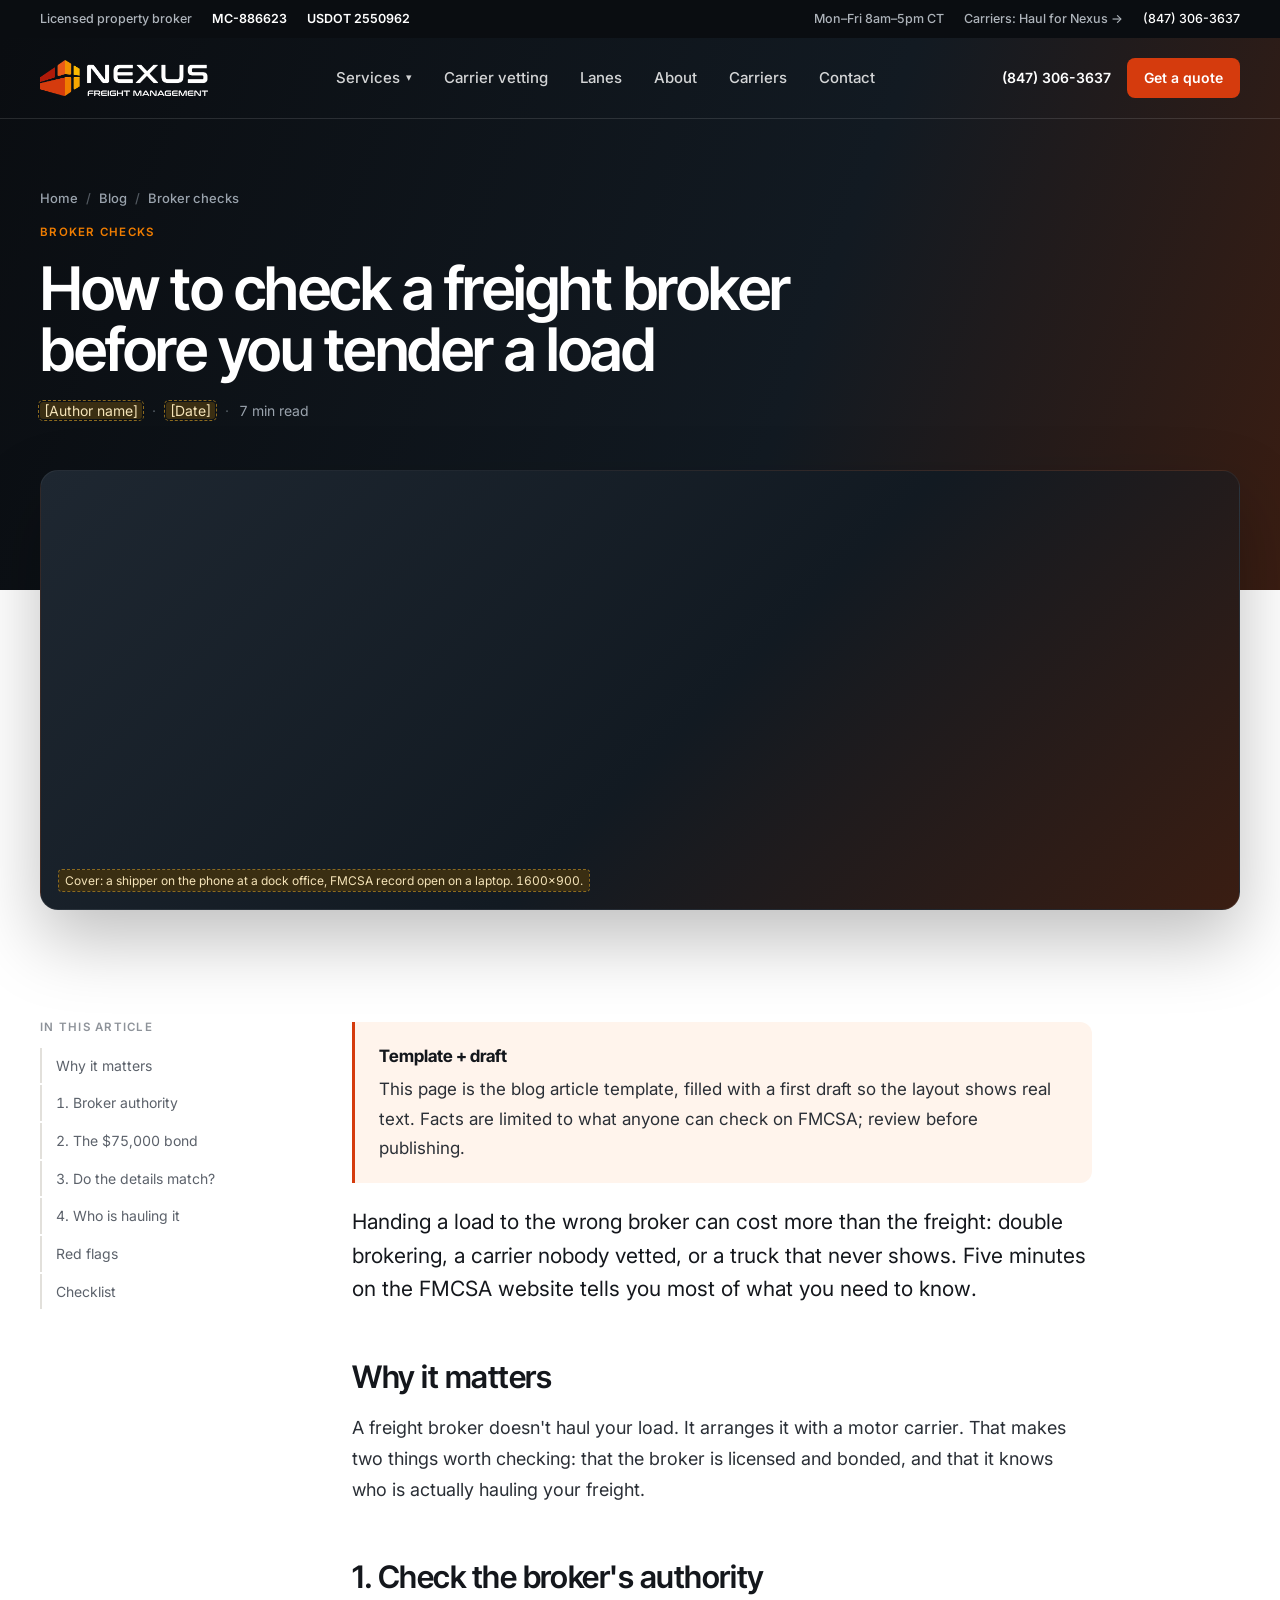
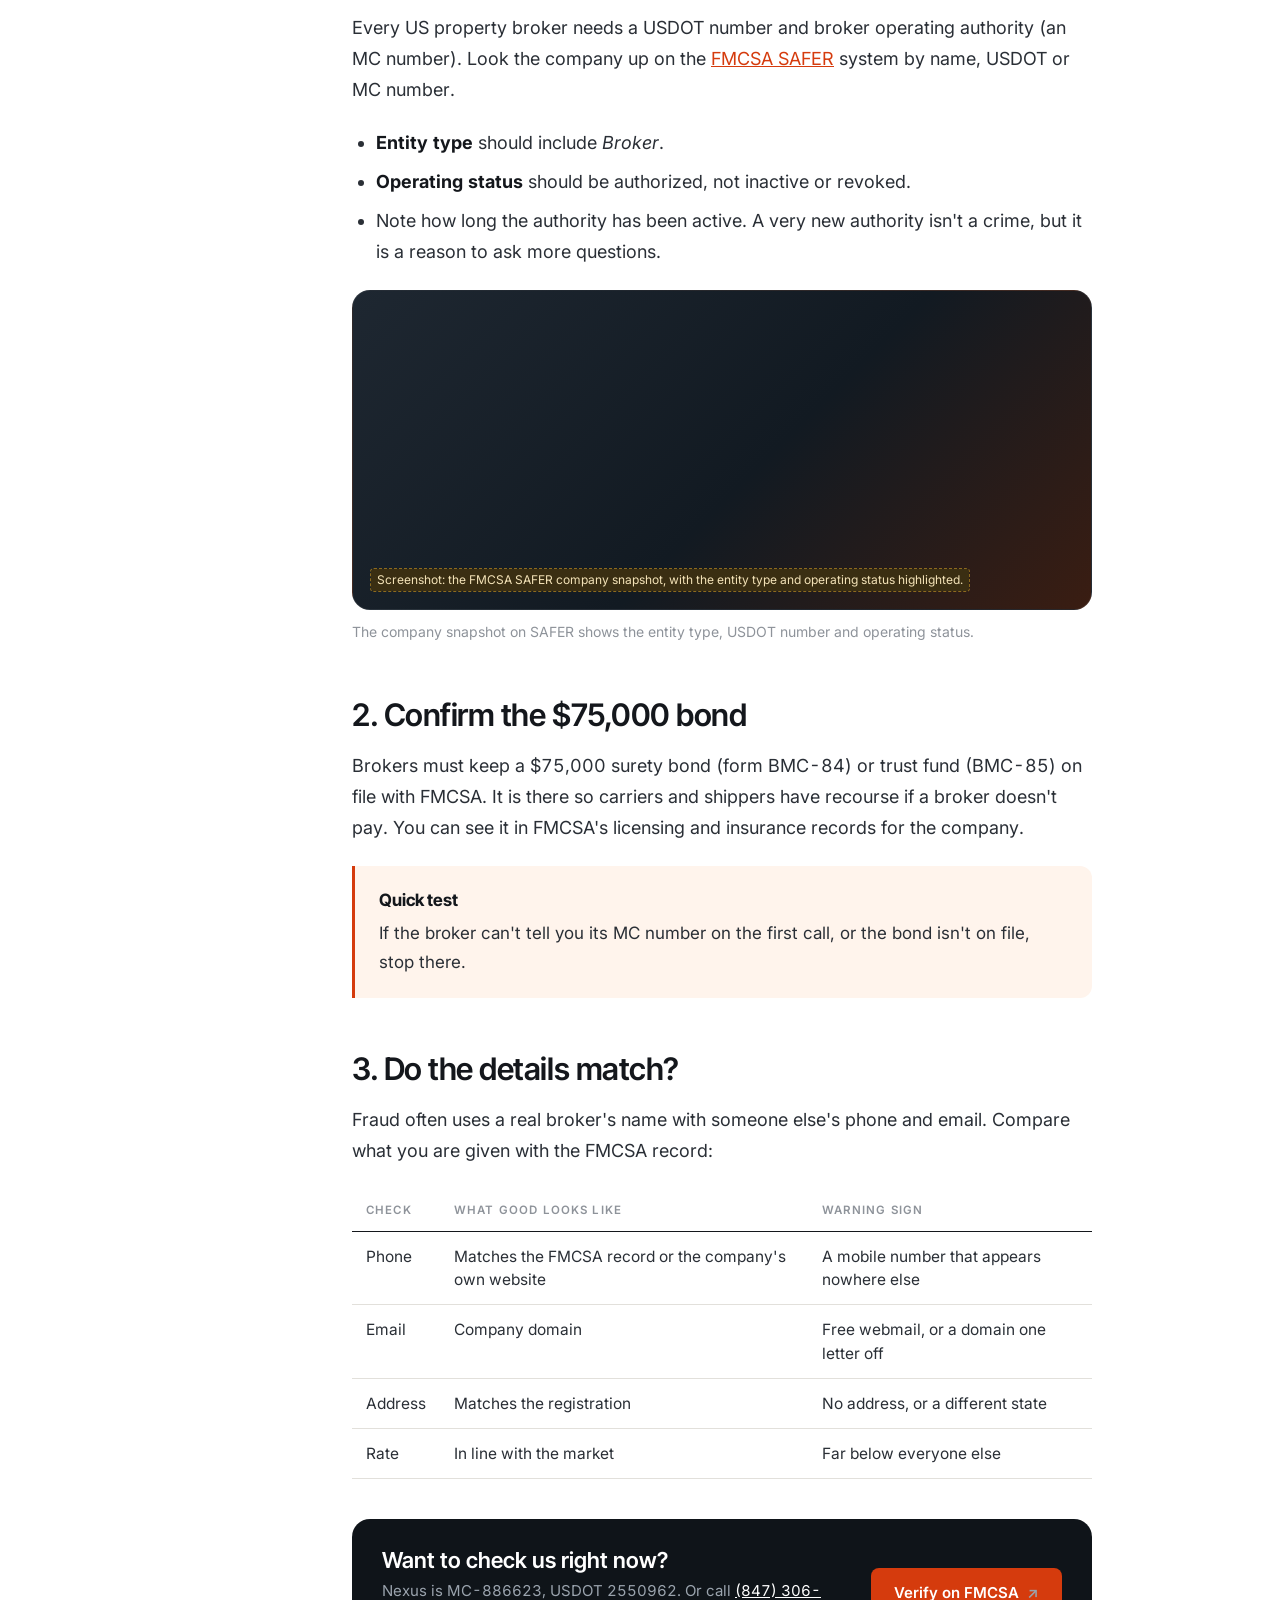
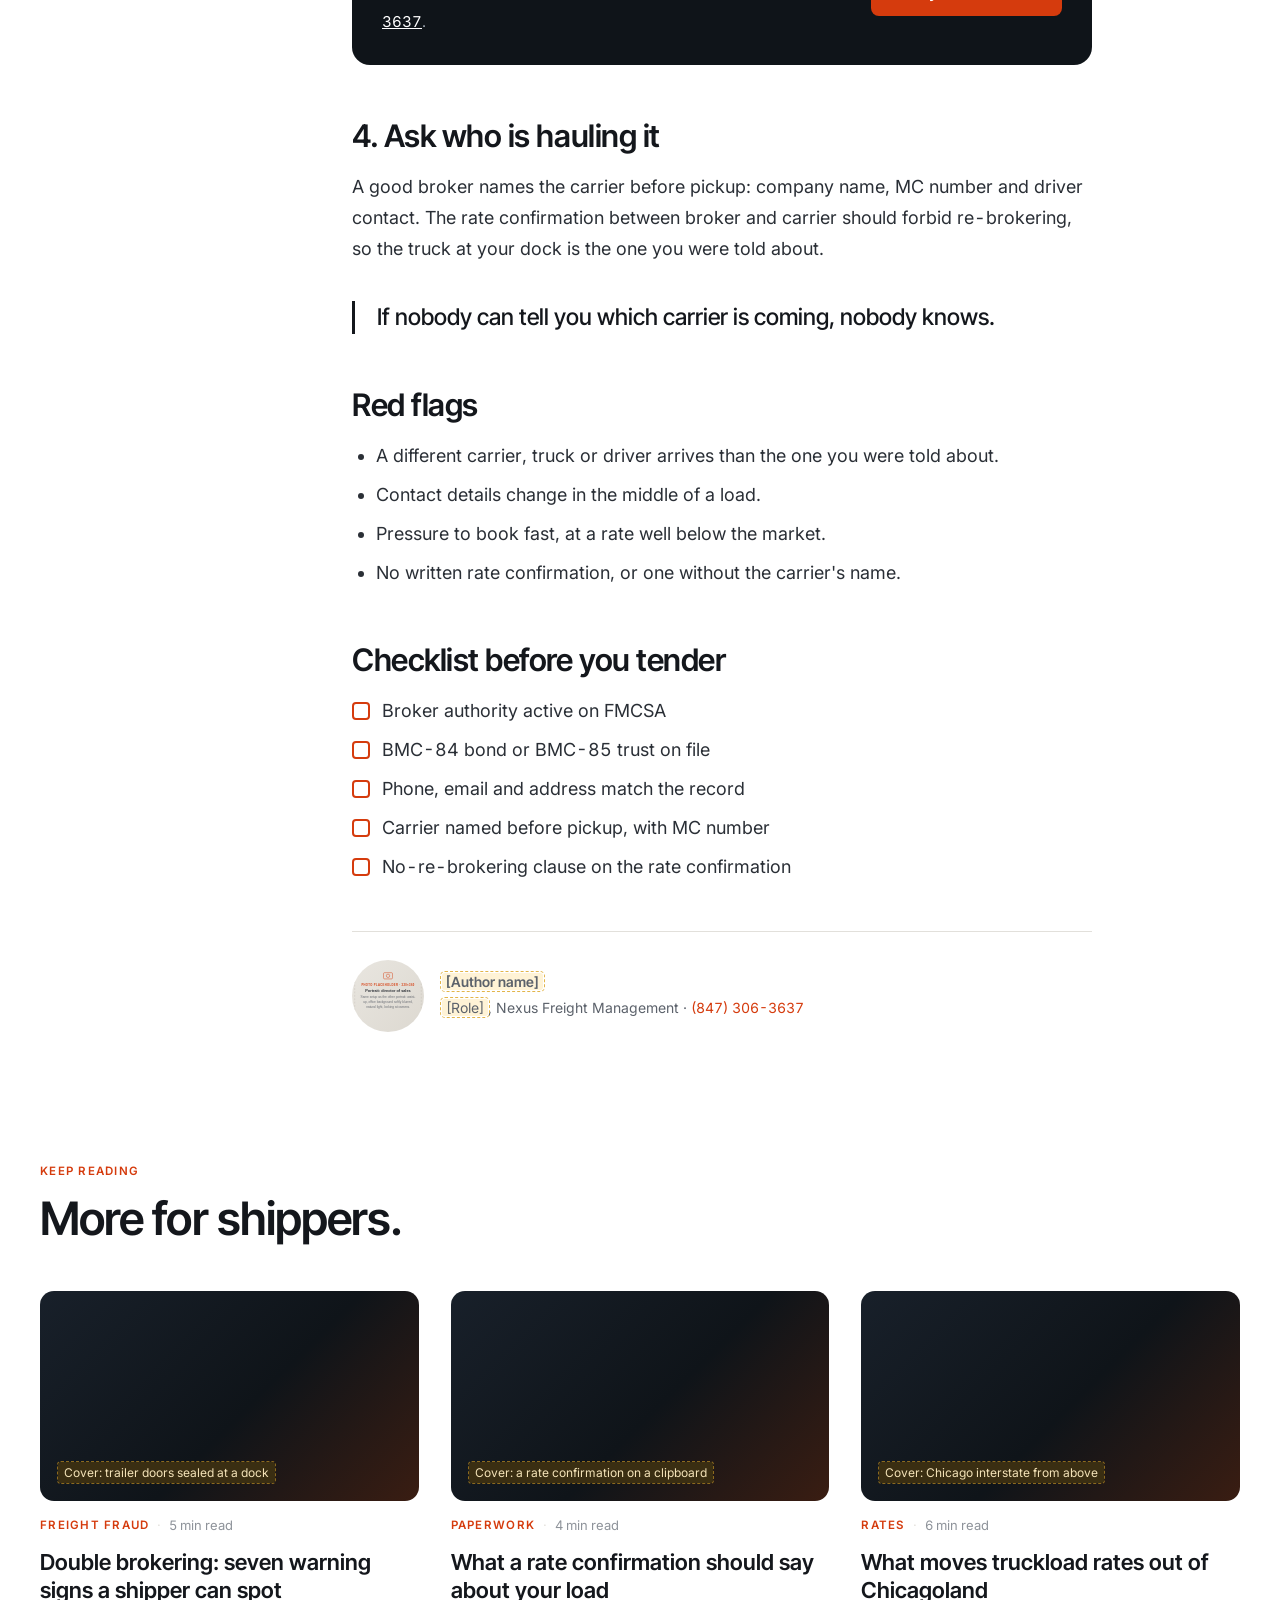
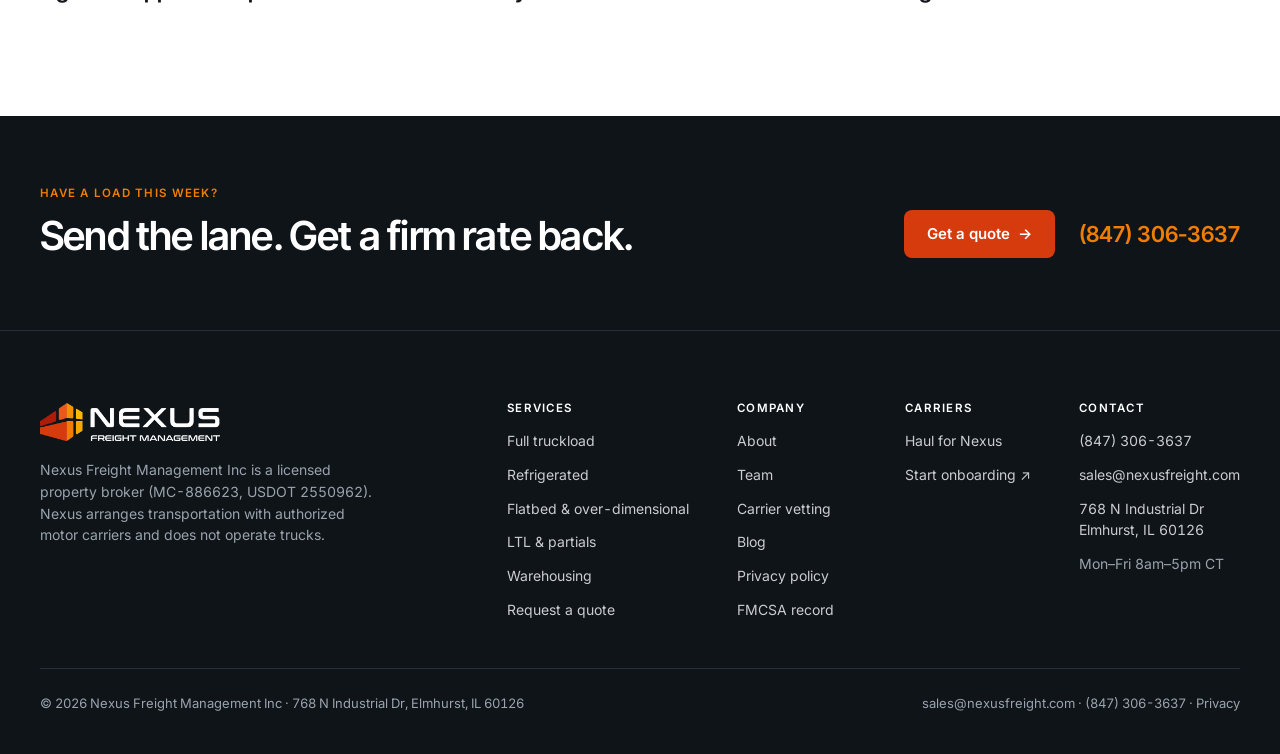
<file: blog-article.html>
<!doctype html>
<html lang="en">
<head>
<meta charset="utf-8">
<meta name="robots" content="noindex, nofollow">
<meta name="viewport" content="width=device-width, initial-scale=1">
<title>How to Check a Freight Broker Before You Tender a Load | Nexus Freight</title>
<meta name="description" content="A five-minute FMCSA check for shippers: broker authority, the $75,000 bond, matching contact details and the carrier's name before pickup.">
<link rel="canonical" href="https://nexusfreight.com/blog/how-to-check-a-freight-broker">
<meta property="og:type" content="article">
<meta property="og:site_name" content="Nexus Freight Management">
<meta property="og:title" content="How to Check a Freight Broker Before You Tender a Load | Nexus Freight">
<meta property="og:description" content="A five-minute FMCSA check for shippers: broker authority, the $75,000 bond, matching contact details and the carrier's name before pickup.">
<meta property="og:url" content="https://nexusfreight.com/blog/how-to-check-a-freight-broker">
<meta property="og:image" content="https://nexusfreight.com/assets/img/og-image.jpg">
<meta property="og:image:width" content="1200"><meta property="og:image:height" content="630">
<meta name="twitter:card" content="summary_large_image">
<meta name="theme-color" content="#0F1419">
<link rel="icon" href="assets/img/favicon-32.png?v=1ab4cd3b" sizes="32x32" type="image/png">
<link rel="apple-touch-icon" href="assets/img/apple-touch-icon.png?v=4abcfe99">
<link rel="preconnect" href="https://fonts.googleapis.com"><link rel="preconnect" href="https://fonts.gstatic.com" crossorigin>
<link rel="stylesheet" href="https://fonts.googleapis.com/css2?family=Inter+Tight:wght@500;600;700&amp;family=Inter:wght@400;500;600;700&amp;display=swap">
<link rel="stylesheet" href="assets/site.css?v=d2790fc0">
<script type="application/ld+json">{"@context": "https://schema.org", "@graph": [{"@type": ["Organization", "LocalBusiness"], "@id": "https://nexusfreight.com/#org", "name": "Nexus Freight Management Inc", "url": "https://nexusfreight.com/", "logo": "https://nexusfreight.com/assets/img/logo-nexus-dark.png", "image": "https://nexusfreight.com/assets/img/og-image.jpg", "description": "Licensed freight broker in Elmhurst, Illinois. Full truckload, refrigerated, flatbed and LTL freight on vetted carriers.", "telephone": "+1-847-306-3637", "email": "sales@nexusfreight.com", "foundingDate": "2014", "address": {"@type": "PostalAddress", "streetAddress": "768 N Industrial Dr", "addressLocality": "Elmhurst", "addressRegion": "IL", "postalCode": "60126", "addressCountry": "US"}, "geo": {"@type": "GeoCoordinates", "latitude": 41.9225, "longitude": -87.9473}, "openingHoursSpecification": [{"@type": "OpeningHoursSpecification", "dayOfWeek": ["Monday", "Tuesday", "Wednesday", "Thursday", "Friday"], "opens": "08:00", "closes": "17:00"}], "areaServed": {"@type": "Country", "name": "United States"}, "identifier": [{"@type": "PropertyValue", "propertyID": "USDOT", "value": "2550962"}, {"@type": "PropertyValue", "propertyID": "MC", "value": "MC-886623"}]}, {"@type": "Article", "headline": "How to check a freight broker before you tender a load", "description": "A five-minute FMCSA check: broker authority, the $75,000 bond, matching contact details and the carrier's name before pickup.", "image": "https://nexusfreight.com/assets/img/og-image.jpg", "author": {"@type": "Person", "name": "[Author name]"}, "publisher": {"@id": "https://nexusfreight.com/#org"}, "datePublished": "2026-12-01", "mainEntityOfPage": "https://nexusfreight.com/blog/how-to-check-a-freight-broker"}, {"@type": "BreadcrumbList", "itemListElement": [{"@type": "ListItem", "position": 1, "name": "Home", "item": "https://nexusfreight.com/"}, {"@type": "ListItem", "position": 2, "name": "Blog", "item": "https://nexusfreight.com/blog"}, {"@type": "ListItem", "position": 3, "name": "How to check a freight broker", "item": "https://nexusfreight.com/blog/how-to-check-a-freight-broker"}]}]}</script>
<script>
  /* ?bg=a…f background variant (default d) · ?figma = html.to.figma capture: no motion, nothing sticky */
  (function () {
    var q = location.search, d = document.documentElement;
    var m = q.match(/bg=([a-f])/); d.setAttribute('data-bg', m ? m[1] : 'd');
    var still = /figma/.test(q) || (window.matchMedia && matchMedia('(prefers-reduced-motion: reduce)').matches);
    if (!still && 'IntersectionObserver' in window) d.classList.add('anim');
    if (/figma/.test(q)) d.classList.add('figma');
  })();
</script>
</head>
<body>

<!--HEADER-->
<div class="utility">
  <div class="container">
    <div class="left"><span class="hide-m">Licensed property broker</span><span><b>MC-886623</b></span><span><b>USDOT 2550962</b></span></div>
    <div class="right"><span class="hide-m">Mon–Fri 8am–5pm CT</span><a class="carrier-link" href="carriers.html"><span class="hide-m">Carriers: </span>Haul for Nexus →</a><a class="hide-m" href="tel:+18473063637" data-track="call">(847) 306-3637</a></div>
  </div>
</div>
<!-- Header: sticky on the live page, solid once scrolled; static for ?figma capture -->
<header class="header">
  <div class="container">
    <a class="logo" href="index.html"><img width="640" height="137" src="assets/img/logo-nexus-white.png?v=5790f7f6" alt="Nexus Freight Management"></a>
    <nav class="nav" aria-label="Main">
      <div class="nav-dd">
        <button type="button" aria-expanded="false" aria-haspopup="true">Services <span class="car">▾</span></button>
        <div class="dd"><div class="dd-inner">
          <a href="full-truckload.html">Full truckload<small>53′ dry van, spot or contract</small></a>
          <a href="refrigerated.html">Refrigerated<small>Frozen and chilled, set point on the rate con</small></a>
          <a href="flatbed.html">Flatbed & over-dimensional<small>Steel, machinery, permits and escorts</small></a>
          <a href="ltl.html">LTL & partials<small>When a full trailer is more truck than you need</small></a>
          <a href="warehousing.html">Warehousing<small>Storage and cross-dock in Chicagoland</small></a>
          <a class="all" href="index.html#services">All services →</a>
        </div></div>
      </div>
      <a href="index.html#vetting">Carrier vetting</a>
      <a href="index.html#lanes">Lanes</a>
      <a href="about.html">About</a>
      <a href="carriers.html">Carriers</a>
      <a href="index.html#contact">Contact</a>
    </nav>
    <div class="actions">
      <a class="phone" href="tel:+18473063637" data-track="call">(847) 306-3637</a>
      <a class="btn btn-primary btn-sm" href="index.html#contact" data-track="quote">Get a quote</a>
      <button class="menu-btn" type="button" aria-expanded="false" aria-controls="mnav" aria-label="Open menu"><span></span><span></span><span></span></button>
    </div>
  </div>
  <div class="mnav" id="mnav" hidden>
    <div class="mnav-top"><a class="logo" href="index.html"><img width="640" height="137" src="assets/img/logo-nexus-white.png?v=5790f7f6" alt="Nexus Freight Management"></a><button class="menu-close" type="button" aria-label="Close menu"><span></span><span></span></button></div>
    <span class="m-h">Services</span>
    <div class="m-sub">
      <a href="full-truckload.html">Full truckload</a>
      <a href="refrigerated.html">Refrigerated</a>
      <a href="flatbed.html">Flatbed &amp; OD</a>
      <a href="ltl.html">LTL &amp; partials</a>
      <a href="warehousing.html">Warehousing</a>
    </div>
    <a href="index.html#vetting">Carrier vetting</a>
    <a href="index.html#lanes">Lanes</a>
    <a href="about.html">About</a>
    <a href="carriers.html">Carriers</a>
    <a href="blog.html">Blog</a>
    <a href="index.html#contact">Contact</a>
    <div class="m-foot">
      <a class="m-phone" href="tel:+18473063637" data-track="call">(847) 306-3637</a>
      <a class="btn btn-primary btn-block" href="index.html#contact" data-track="quote">Get a quote <span class="arr">→</span></a>
      <span class="m-meta">Mon–Fri 8am–5pm CT</span><span class="m-meta">MC-886623 · USDOT 2550962</span>
    </div>
  </div>
</header>
<!--/HEADER-->

<section class="hero page-hero art">
  <div class="container page-hero-inner rise">
    <nav class="crumbs" aria-label="Breadcrumb"><a href="index.html">Home</a><span class="sep">/</span><a href="blog.html">Blog</a><span class="sep">/</span><span>Broker checks</span></nav>
    <span class="eyebrow">Broker checks</span>
    <h1>How to check a freight broker before you tender a load</h1>
    <div class="art-meta"><span><span class="ph">[Author name]</span></span><span class="dot">·</span><span><span class="ph">[Date]</span></span><span class="dot">·</span><span>7 min read</span></div>
  </div>
</section>

<div class="container art-cover"><div class="shot rise" style="--d:.15s"><span class="cover-tag">Cover: a shipper on the phone at a dock office, FMCSA record open on a laptop. 1600×900.</span></div></div>

<section class="section">
  <div class="container art-layout">
    <nav class="toc" aria-label="In this article"><span class="h">In this article</span><a href="#why">Why it matters</a><a href="#authority">1. Broker authority</a><a href="#bond">2. The $75,000 bond</a><a href="#match">3. Do the details match?</a><a href="#carrier">4. Who is hauling it</a><a href="#flags">Red flags</a><a href="#checklist">Checklist</a></nav>
    <article class="prose">
      <div class="callout"><b>Template + draft</b>This page is the blog article template, filled with a first draft so the layout shows real text. Facts are limited to what anyone can check on FMCSA; review before publishing.</div>
      <p class="lead">Handing a load to the wrong broker can cost more than the freight: double brokering, a carrier nobody vetted, or a truck that never shows. Five minutes on the FMCSA website tells you most of what you need to know.</p>

      <h2 id="why">Why it matters</h2>
      <p>A freight broker doesn't haul your load. It arranges it with a motor carrier. That makes two things worth checking: that the broker is licensed and bonded, and that it knows who is actually hauling your freight.</p>

      <h2 id="authority">1. Check the broker's authority</h2>
      <p>Every US property broker needs a USDOT number and broker operating authority (an MC number). Look the company up on the <a href="https://safer.fmcsa.dot.gov/" target="_blank" rel="noopener">FMCSA SAFER</a> system by name, USDOT or MC number.</p>
      <ul>
        <li><strong>Entity type</strong> should include <em>Broker</em>.</li>
        <li><strong>Operating status</strong> should be authorized, not inactive or revoked.</li>
        <li>Note how long the authority has been active. A very new authority isn't a crime, but it is a reason to ask more questions.</li>
      </ul>
      <figure><div class="shot light"><span class="cover-tag">Screenshot: the FMCSA SAFER company snapshot, with the entity type and operating status highlighted.</span></div><figcaption>The company snapshot on SAFER shows the entity type, USDOT number and operating status.</figcaption></figure>

      <h2 id="bond">2. Confirm the $75,000 bond</h2>
      <p>Brokers must keep a $75,000 surety bond (form BMC-84) or trust fund (BMC-85) on file with FMCSA. It is there so carriers and shippers have recourse if a broker doesn't pay. You can see it in FMCSA's licensing and insurance records for the company.</p>
      <div class="callout"><b>Quick test</b>If the broker can't tell you its MC number on the first call, or the bond isn't on file, stop there.</div>

      <h2 id="match">3. Do the details match?</h2>
      <p>Fraud often uses a real broker's name with someone else's phone and email. Compare what you are given with the FMCSA record:</p>
      <table>
        <thead><tr><th>Check</th><th>What good looks like</th><th>Warning sign</th></tr></thead>
        <tbody>
          <tr><td>Phone</td><td>Matches the FMCSA record or the company's own website</td><td>A mobile number that appears nowhere else</td></tr>
          <tr><td>Email</td><td>Company domain</td><td>Free webmail, or a domain one letter off</td></tr>
          <tr><td>Address</td><td>Matches the registration</td><td>No address, or a different state</td></tr>
          <tr><td>Rate</td><td>In line with the market</td><td>Far below everyone else</td></tr>
        </tbody>
      </table>

      <div class="art-cta"><div><b>Want to check us right now?</b><span>Nexus is MC-886623, USDOT 2550962. Or call <a href="tel:+18473063637" data-track="call">(847) 306-3637</a>.</span></div><a class="btn btn-primary" href="https://safer.fmcsa.dot.gov/query.asp?searchtype=ANY&amp;query_type=queryCarrierSnapshot&amp;query_param=USDOT&amp;query_string=2550962" target="_blank" rel="noopener">Verify on FMCSA <span class="arr">↗</span></a></div>

      <h2 id="carrier">4. Ask who is hauling it</h2>
      <p>A good broker names the carrier before pickup: company name, MC number and driver contact. The rate confirmation between broker and carrier should forbid re-brokering, so the truck at your dock is the one you were told about.</p>
      <blockquote>If nobody can tell you which carrier is coming, nobody knows.</blockquote>

      <h2 id="flags">Red flags</h2>
      <ul>
        <li>A different carrier, truck or driver arrives than the one you were told about.</li>
        <li>Contact details change in the middle of a load.</li>
        <li>Pressure to book fast, at a rate well below the market.</li>
        <li>No written rate confirmation, or one without the carrier's name.</li>
      </ul>

      <h2 id="checklist">Checklist before you tender</h2>
      <ul class="checklist">
        <li><span class="box"></span>Broker authority active on FMCSA</li>
        <li><span class="box"></span>BMC-84 bond or BMC-85 trust on file</li>
        <li><span class="box"></span>Phone, email and address match the record</li>
        <li><span class="box"></span>Carrier named before pickup, with MC number</li>
        <li><span class="box"></span>No-re-brokering clause on the rate confirmation</li>
      </ul>

      <div class="author">
        <img width="320" height="360" src="assets/img/ph-team-2.svg?v=d53bef80" alt="Placeholder: author portrait">
        <div><b><span class="ph">[Author name]</span></b><span><span class="ph">[Role]</span>, Nexus Freight Management · <a class="lnk" href="tel:+18473063637" data-track="call">(847) 306-3637</a></span></div>
      </div>
    </article>
  </div>
</section>

<section class="section tint" style="padding-top:0">
  <div class="container">
    <div class="sec-head reveal"><span class="eyebrow">Keep reading</span><h2>More for shippers.</h2></div>
    <div class="post-grid">
      <a class="post reveal" href="blog-article.html"><div class="post-cover sm"><span class="cover-tag">Cover: trailer doors sealed at a dock</span></div><div class="post-meta"><span class="eyebrow">Freight fraud</span><span class="dot">·</span><span>5 min read</span></div><h3>Double brokering: seven warning signs a shipper can spot</h3></a>
      <a class="post reveal" style="--d:.08s" href="blog-article.html"><div class="post-cover sm"><span class="cover-tag">Cover: a rate confirmation on a clipboard</span></div><div class="post-meta"><span class="eyebrow">Paperwork</span><span class="dot">·</span><span>4 min read</span></div><h3>What a rate confirmation should say about your load</h3></a>
      <a class="post reveal" style="--d:.16s" href="blog-article.html"><div class="post-cover sm"><span class="cover-tag">Cover: Chicago interstate from above</span></div><div class="post-meta"><span class="eyebrow">Rates</span><span class="dot">·</span><span>6 min read</span></div><h3>What moves truckload rates out of Chicagoland</h3></a>
    </div>
  </div>
</section>

<section class="blog-cta">
  <div class="container blog-cta-inner reveal">
    <div><span class="eyebrow">Have a load this week?</span><h2>Send the lane. Get a firm rate back.</h2></div>
    <div class="blog-cta-actions"><a class="btn btn-primary" href="index.html#contact" data-track="quote">Get a quote <span class="arr">→</span></a><a class="band-phone sm" href="tel:+18473063637" data-track="call">(847) 306-3637</a></div>
  </div>
</section>

<!--FOOTER-->
<footer class="footer">
  <div class="container">
    <div class="footer-top">
      <div class="footer-brand">
        <img width="640" height="137" src="assets/img/logo-nexus-white.png?v=5790f7f6" alt="Nexus Freight Management">
        <p>Nexus Freight Management Inc is a licensed property broker (MC-886623, USDOT 2550962). Nexus arranges transportation with authorized motor carriers and does not operate trucks.</p>
      </div>
      <div class="footer-cols">
        <div class="footer-col"><span class="h">Services</span><a href="full-truckload.html">Full truckload</a><a href="refrigerated.html">Refrigerated</a><a href="flatbed.html">Flatbed & over-dimensional</a><a href="ltl.html">LTL & partials</a><a href="warehousing.html">Warehousing</a><a href="index.html#contact">Request a quote</a></div>
        <div class="footer-col"><span class="h">Company</span><a href="about.html">About</a><a href="index.html#team">Team</a><a href="index.html#vetting">Carrier vetting</a><a href="blog.html">Blog</a><a href="privacy.html">Privacy policy</a><a href="https://safer.fmcsa.dot.gov/query.asp?searchtype=ANY&amp;query_type=queryCarrierSnapshot&amp;query_param=USDOT&amp;query_string=2550962" target="_blank" rel="noopener">FMCSA record</a></div>
        <div class="footer-col"><span class="h">Carriers</span><a href="carriers.html">Haul for Nexus</a><a href="https://highway.com/go/nexus-freight-management" target="_blank" rel="noopener">Start onboarding ↗</a></div>
        <div class="footer-col"><span class="h">Contact</span><a href="tel:+18473063637" data-track="call">(847) 306-3637</a><a href="mailto:sales@nexusfreight.com" data-track="email">sales@nexusfreight.com</a><a href="https://www.google.com/maps/search/?api=1&amp;query=Nexus+Freight+Management+Inc+768+N+Industrial+Dr+Elmhurst+IL" target="_blank" rel="noopener">768 N Industrial Dr<br>Elmhurst, IL 60126</a><span class="f-hours">Mon–Fri 8am–5pm CT</span></div>
      </div>
    </div>
    <div class="footer-bottom">
      <span>© 2026 Nexus Freight Management Inc · <a class="lnk" href="https://www.google.com/maps/search/?api=1&amp;query=Nexus+Freight+Management+Inc+768+N+Industrial+Dr+Elmhurst+IL" target="_blank" rel="noopener">768 N Industrial Dr, Elmhurst, IL 60126</a></span>
      <span><a class="lnk" href="mailto:sales@nexusfreight.com" data-track="email">sales@nexusfreight.com</a> · <a class="lnk" href="tel:+18473063637" data-track="call">(847) 306-3637</a> · <a class="lnk" href="privacy.html">Privacy</a></span>
    </div>
  </div>
</footer>
<!--/FOOTER-->

<!--SCRIPTS-->
<div class="mbar" id="mbar"><a class="call" href="tel:+18473063637" data-track="call"><b>📞 (847) 306-3637</b><small>Call now</small></a><a class="quote" href="index.html#contact" data-track="quote">Get a quote →</a></div>
<script src="assets/site.js?v=fe7e9eb2" defer></script>
<!--/SCRIPTS-->
</body>
</html>
</file>
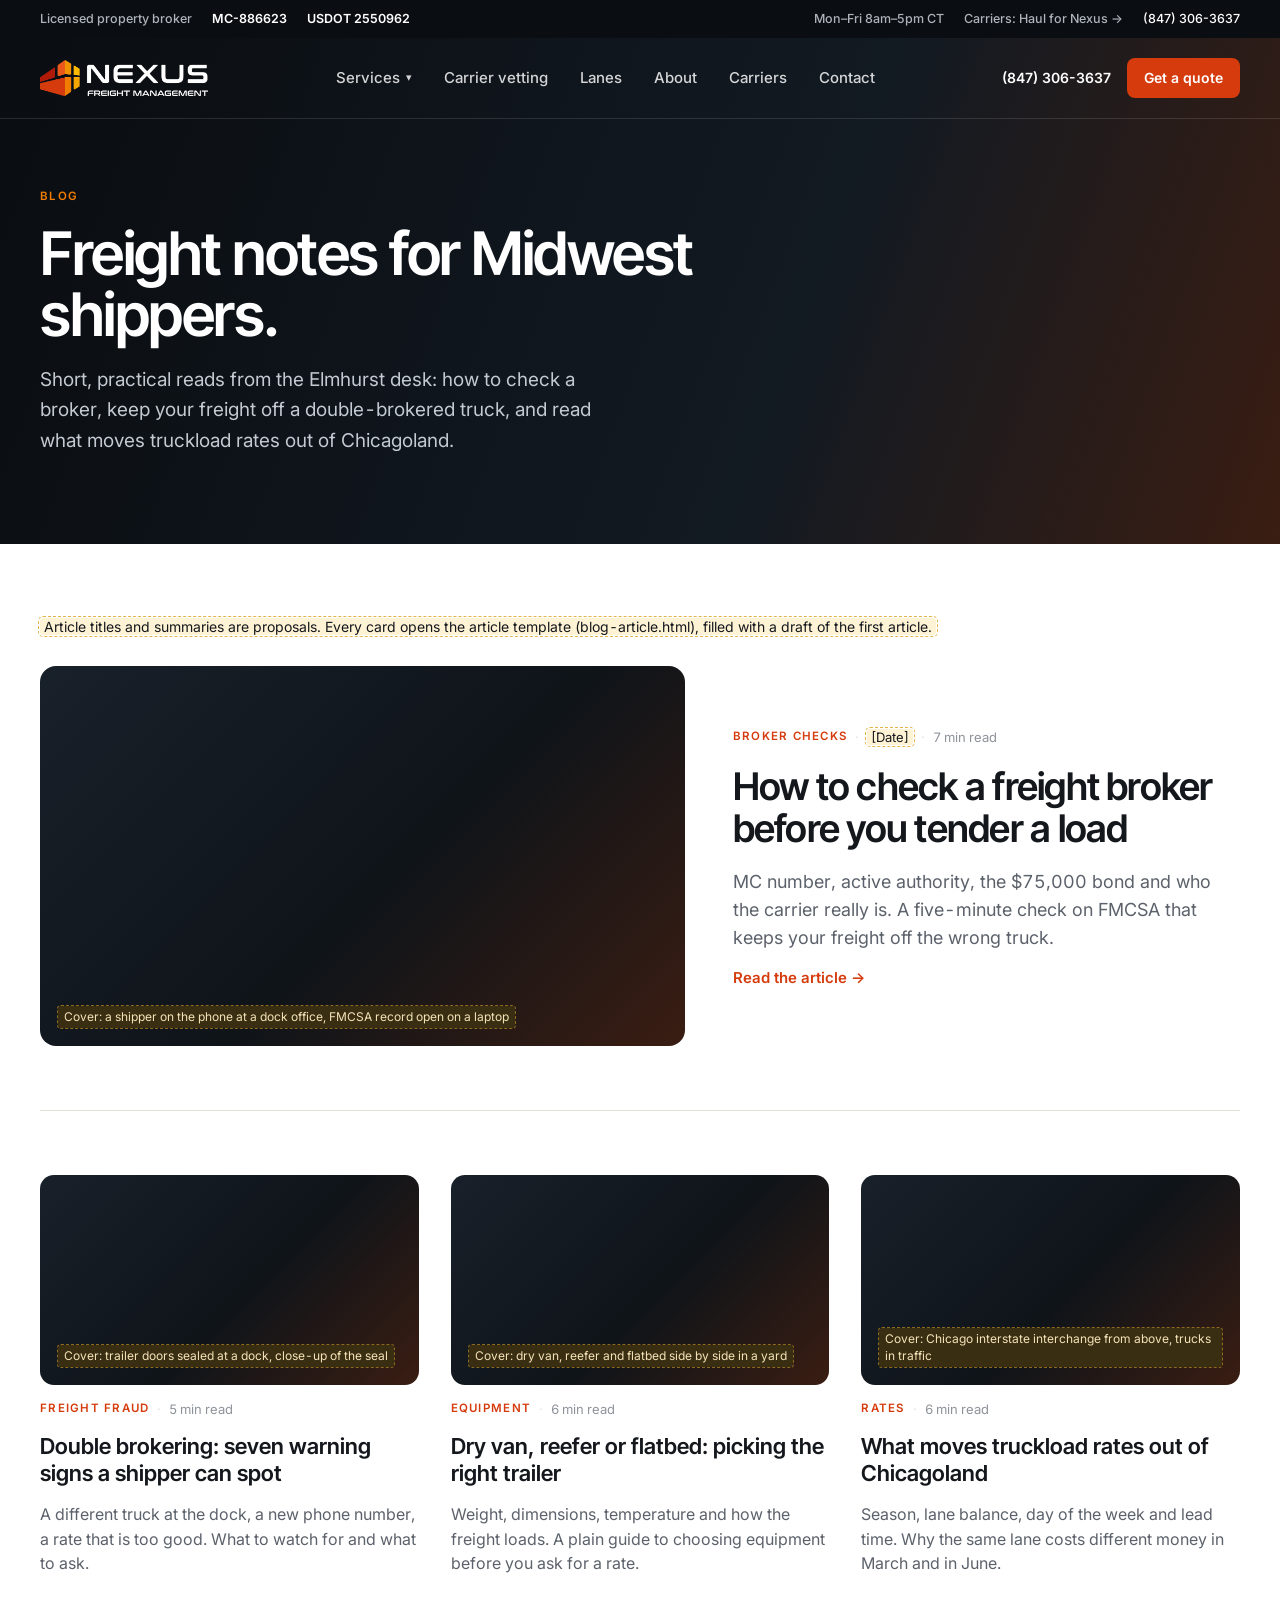
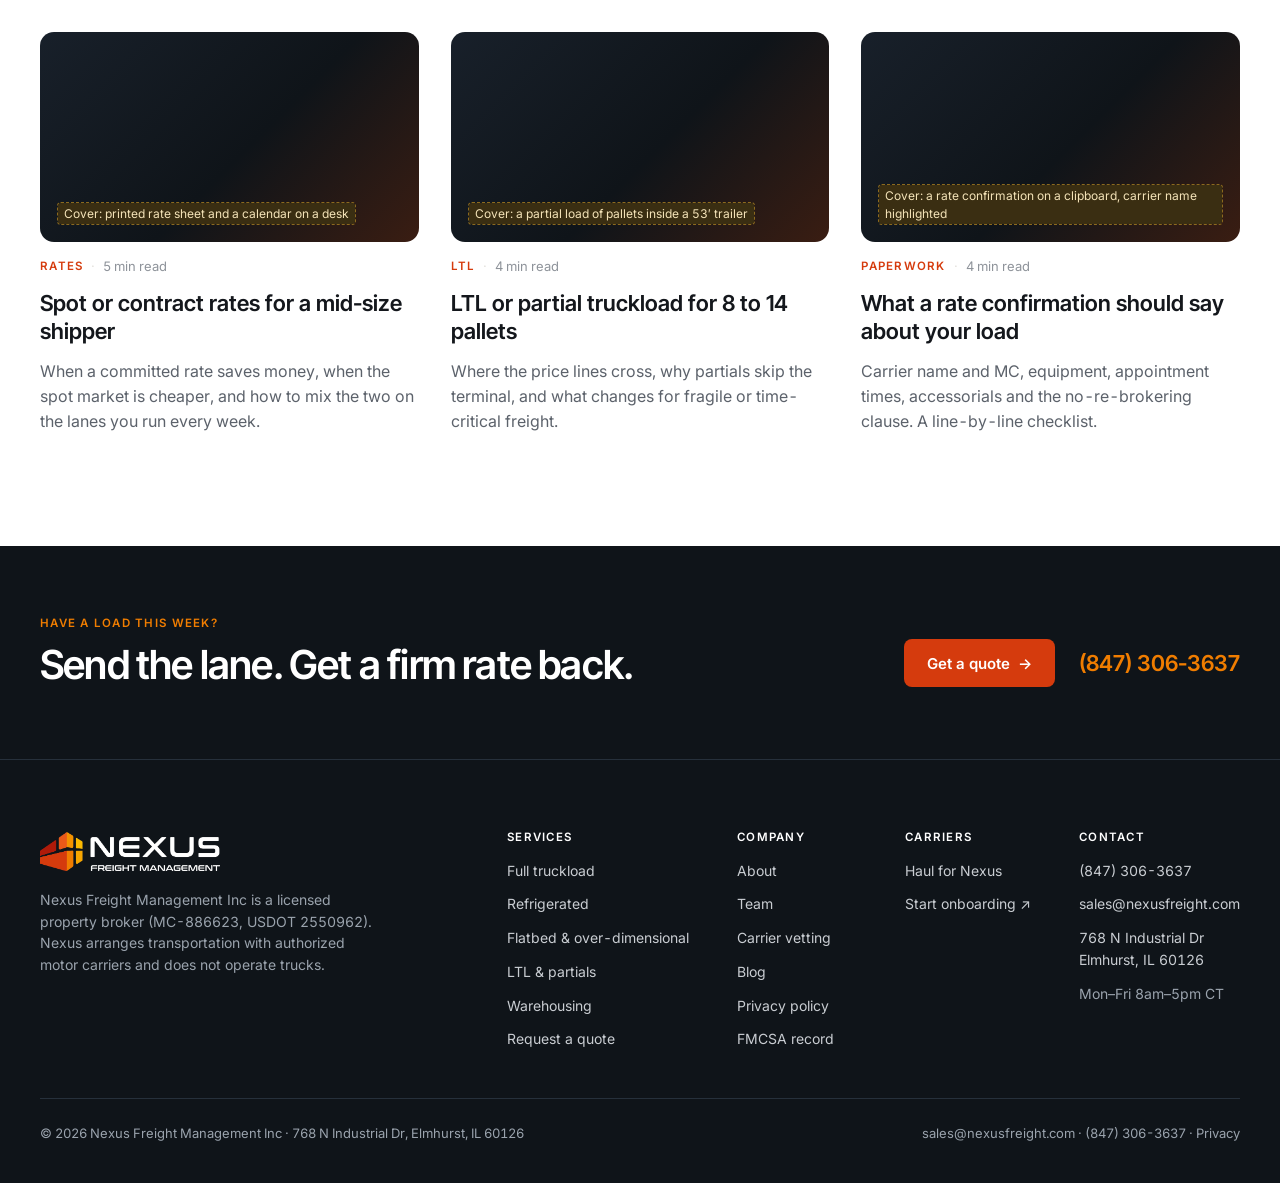
<file: blog.html>
<!doctype html>
<html lang="en">
<head>
<meta charset="utf-8">
<meta name="robots" content="noindex, nofollow">
<meta name="viewport" content="width=device-width, initial-scale=1">
<title>Freight Notes for Midwest Shippers | Nexus Freight Management Blog</title>
<meta name="description" content="Practical notes for shippers from a Chicagoland freight broker: checking a broker, avoiding double brokering, choosing equipment and reading Midwest truckload rates.">
<link rel="canonical" href="https://nexusfreight.com/blog">
<meta property="og:type" content="website">
<meta property="og:site_name" content="Nexus Freight Management">
<meta property="og:title" content="Freight Notes for Midwest Shippers | Nexus Freight Management Blog">
<meta property="og:description" content="Practical notes for shippers from a Chicagoland freight broker: checking a broker, avoiding double brokering, choosing equipment and reading Midwest truckload rates.">
<meta property="og:url" content="https://nexusfreight.com/blog">
<meta property="og:image" content="https://nexusfreight.com/assets/img/og-image.jpg">
<meta property="og:image:width" content="1200"><meta property="og:image:height" content="630">
<meta name="twitter:card" content="summary_large_image">
<meta name="theme-color" content="#0F1419">
<link rel="icon" href="assets/img/favicon-32.png?v=1ab4cd3b" sizes="32x32" type="image/png">
<link rel="apple-touch-icon" href="assets/img/apple-touch-icon.png?v=4abcfe99">
<link rel="preconnect" href="https://fonts.googleapis.com"><link rel="preconnect" href="https://fonts.gstatic.com" crossorigin>
<link rel="stylesheet" href="https://fonts.googleapis.com/css2?family=Inter+Tight:wght@500;600;700&amp;family=Inter:wght@400;500;600;700&amp;display=swap">
<link rel="stylesheet" href="assets/site.css?v=d2790fc0">
<script type="application/ld+json">{"@context": "https://schema.org", "@graph": [{"@type": ["Organization", "LocalBusiness"], "@id": "https://nexusfreight.com/#org", "name": "Nexus Freight Management Inc", "url": "https://nexusfreight.com/", "logo": "https://nexusfreight.com/assets/img/logo-nexus-dark.png", "image": "https://nexusfreight.com/assets/img/og-image.jpg", "description": "Licensed freight broker in Elmhurst, Illinois. Full truckload, refrigerated, flatbed and LTL freight on vetted carriers.", "telephone": "+1-847-306-3637", "email": "sales@nexusfreight.com", "foundingDate": "2014", "address": {"@type": "PostalAddress", "streetAddress": "768 N Industrial Dr", "addressLocality": "Elmhurst", "addressRegion": "IL", "postalCode": "60126", "addressCountry": "US"}, "geo": {"@type": "GeoCoordinates", "latitude": 41.9225, "longitude": -87.9473}, "openingHoursSpecification": [{"@type": "OpeningHoursSpecification", "dayOfWeek": ["Monday", "Tuesday", "Wednesday", "Thursday", "Friday"], "opens": "08:00", "closes": "17:00"}], "areaServed": {"@type": "Country", "name": "United States"}, "identifier": [{"@type": "PropertyValue", "propertyID": "USDOT", "value": "2550962"}, {"@type": "PropertyValue", "propertyID": "MC", "value": "MC-886623"}]}, {"@type": "Blog", "url": "https://nexusfreight.com/blog", "name": "Freight notes for Midwest shippers", "publisher": {"@id": "https://nexusfreight.com/#org"}}, {"@type": "BreadcrumbList", "itemListElement": [{"@type": "ListItem", "position": 1, "name": "Home", "item": "https://nexusfreight.com/"}, {"@type": "ListItem", "position": 2, "name": "Blog", "item": "https://nexusfreight.com/blog"}]}]}</script>
<script>
  /* ?bg=a…f background variant (default d) · ?figma = html.to.figma capture: no motion, nothing sticky */
  (function () {
    var q = location.search, d = document.documentElement;
    var m = q.match(/bg=([a-f])/); d.setAttribute('data-bg', m ? m[1] : 'd');
    var still = /figma/.test(q) || (window.matchMedia && matchMedia('(prefers-reduced-motion: reduce)').matches);
    if (!still && 'IntersectionObserver' in window) d.classList.add('anim');
    if (/figma/.test(q)) d.classList.add('figma');
  })();
</script>
</head>
<body>

<!--HEADER-->
<div class="utility">
  <div class="container">
    <div class="left"><span class="hide-m">Licensed property broker</span><span><b>MC-886623</b></span><span><b>USDOT 2550962</b></span></div>
    <div class="right"><span class="hide-m">Mon–Fri 8am–5pm CT</span><a class="carrier-link" href="carriers.html"><span class="hide-m">Carriers: </span>Haul for Nexus →</a><a class="hide-m" href="tel:+18473063637" data-track="call">(847) 306-3637</a></div>
  </div>
</div>
<!-- Header: sticky on the live page, solid once scrolled; static for ?figma capture -->
<header class="header">
  <div class="container">
    <a class="logo" href="index.html"><img width="640" height="137" src="assets/img/logo-nexus-white.png?v=5790f7f6" alt="Nexus Freight Management"></a>
    <nav class="nav" aria-label="Main">
      <div class="nav-dd">
        <button type="button" aria-expanded="false" aria-haspopup="true">Services <span class="car">▾</span></button>
        <div class="dd"><div class="dd-inner">
          <a href="full-truckload.html">Full truckload<small>53′ dry van, spot or contract</small></a>
          <a href="refrigerated.html">Refrigerated<small>Frozen and chilled, set point on the rate con</small></a>
          <a href="flatbed.html">Flatbed & over-dimensional<small>Steel, machinery, permits and escorts</small></a>
          <a href="ltl.html">LTL & partials<small>When a full trailer is more truck than you need</small></a>
          <a href="warehousing.html">Warehousing<small>Storage and cross-dock in Chicagoland</small></a>
          <a class="all" href="index.html#services">All services →</a>
        </div></div>
      </div>
      <a href="index.html#vetting">Carrier vetting</a>
      <a href="index.html#lanes">Lanes</a>
      <a href="about.html">About</a>
      <a href="carriers.html">Carriers</a>
      <a href="index.html#contact">Contact</a>
    </nav>
    <div class="actions">
      <a class="phone" href="tel:+18473063637" data-track="call">(847) 306-3637</a>
      <a class="btn btn-primary btn-sm" href="index.html#contact" data-track="quote">Get a quote</a>
      <button class="menu-btn" type="button" aria-expanded="false" aria-controls="mnav" aria-label="Open menu"><span></span><span></span><span></span></button>
    </div>
  </div>
  <div class="mnav" id="mnav" hidden>
    <div class="mnav-top"><a class="logo" href="index.html"><img width="640" height="137" src="assets/img/logo-nexus-white.png?v=5790f7f6" alt="Nexus Freight Management"></a><button class="menu-close" type="button" aria-label="Close menu"><span></span><span></span></button></div>
    <span class="m-h">Services</span>
    <div class="m-sub">
      <a href="full-truckload.html">Full truckload</a>
      <a href="refrigerated.html">Refrigerated</a>
      <a href="flatbed.html">Flatbed &amp; OD</a>
      <a href="ltl.html">LTL &amp; partials</a>
      <a href="warehousing.html">Warehousing</a>
    </div>
    <a href="index.html#vetting">Carrier vetting</a>
    <a href="index.html#lanes">Lanes</a>
    <a href="about.html">About</a>
    <a href="carriers.html">Carriers</a>
    <a href="blog.html">Blog</a>
    <a href="index.html#contact">Contact</a>
    <div class="m-foot">
      <a class="m-phone" href="tel:+18473063637" data-track="call">(847) 306-3637</a>
      <a class="btn btn-primary btn-block" href="index.html#contact" data-track="quote">Get a quote <span class="arr">→</span></a>
      <span class="m-meta">Mon–Fri 8am–5pm CT</span><span class="m-meta">MC-886623 · USDOT 2550962</span>
    </div>
  </div>
</header>
<!--/HEADER-->

<section class="hero page-hero">
  <div class="container page-hero-inner rise">
    <span class="eyebrow">Blog</span>
    <h1>Freight notes for Midwest shippers.</h1>
    <p class="sub">Short, practical reads from the Elmhurst desk: how to check a broker, keep your freight off a double-brokered truck, and read what moves truckload rates out of Chicagoland.</p>
  </div>
</section>

<section class="section blog">
  <div class="container">
    <p class="blog-note"><span class="ph">Article titles and summaries are proposals. Every card opens the article template (blog-article.html), filled with a draft of the first article.</span></p>

    <!-- Featured post -->
    <a class="post post-feature reveal" href="blog-article.html">
      <div class="post-cover"><span class="cover-tag">Cover: a shipper on the phone at a dock office, FMCSA record open on a laptop</span></div>
      <div class="post-body">
        <div class="post-meta"><span class="eyebrow">Broker checks</span><span class="dot">·</span><span><span class="ph">[Date]</span></span><span class="dot">·</span><span>7 min read</span></div>
        <h2>How to check a freight broker before you tender a load</h2>
        <p>MC number, active authority, the $75,000 bond and who the carrier really is. A five-minute check on FMCSA that keeps your freight off the wrong truck.</p>
        <span class="read">Read the article <span class="arr">→</span></span>
      </div>
    </a>

    <div class="post-grid">
      <a class="post reveal" href="blog-article.html">
        <div class="post-cover sm"><span class="cover-tag">Cover: trailer doors sealed at a dock, close-up of the seal</span></div>
        <div class="post-meta"><span class="eyebrow">Freight fraud</span><span class="dot">·</span><span>5 min read</span></div>
        <h3>Double brokering: seven warning signs a shipper can spot</h3>
        <p>A different truck at the dock, a new phone number, a rate that is too good. What to watch for and what to ask.</p>
      </a>
      <a class="post reveal" style="--d:.08s" href="blog-article.html">
        <div class="post-cover sm"><span class="cover-tag">Cover: dry van, reefer and flatbed side by side in a yard</span></div>
        <div class="post-meta"><span class="eyebrow">Equipment</span><span class="dot">·</span><span>6 min read</span></div>
        <h3>Dry van, reefer or flatbed: picking the right trailer</h3>
        <p>Weight, dimensions, temperature and how the freight loads. A plain guide to choosing equipment before you ask for a rate.</p>
      </a>
      <a class="post reveal" style="--d:.16s" href="blog-article.html">
        <div class="post-cover sm"><span class="cover-tag">Cover: Chicago interstate interchange from above, trucks in traffic</span></div>
        <div class="post-meta"><span class="eyebrow">Rates</span><span class="dot">·</span><span>6 min read</span></div>
        <h3>What moves truckload rates out of Chicagoland</h3>
        <p>Season, lane balance, day of the week and lead time. Why the same lane costs different money in March and in June.</p>
      </a>
      <a class="post reveal" href="blog-article.html">
        <div class="post-cover sm"><span class="cover-tag">Cover: printed rate sheet and a calendar on a desk</span></div>
        <div class="post-meta"><span class="eyebrow">Rates</span><span class="dot">·</span><span>5 min read</span></div>
        <h3>Spot or contract rates for a mid-size shipper</h3>
        <p>When a committed rate saves money, when the spot market is cheaper, and how to mix the two on the lanes you run every week.</p>
      </a>
      <a class="post reveal" style="--d:.08s" href="blog-article.html">
        <div class="post-cover sm"><span class="cover-tag">Cover: a partial load of pallets inside a 53′ trailer</span></div>
        <div class="post-meta"><span class="eyebrow">LTL</span><span class="dot">·</span><span>4 min read</span></div>
        <h3>LTL or partial truckload for 8 to 14 pallets</h3>
        <p>Where the price lines cross, why partials skip the terminal, and what changes for fragile or time-critical freight.</p>
      </a>
      <a class="post reveal" style="--d:.16s" href="blog-article.html">
        <div class="post-cover sm"><span class="cover-tag">Cover: a rate confirmation on a clipboard, carrier name highlighted</span></div>
        <div class="post-meta"><span class="eyebrow">Paperwork</span><span class="dot">·</span><span>4 min read</span></div>
        <h3>What a rate confirmation should say about your load</h3>
        <p>Carrier name and MC, equipment, appointment times, accessorials and the no-re-brokering clause. A line-by-line checklist.</p>
      </a>
    </div>
  </div>
</section>

<!-- Quote CTA -->
<section class="blog-cta">
  <div class="container blog-cta-inner reveal">
    <div><span class="eyebrow">Have a load this week?</span><h2>Send the lane. Get a firm rate back.</h2></div>
    <div class="blog-cta-actions"><a class="btn btn-primary" href="index.html#contact" data-track="quote">Get a quote <span class="arr">→</span></a><a class="band-phone sm" href="tel:+18473063637" data-track="call">(847) 306-3637</a></div>
  </div>
</section>

<!--FOOTER-->
<footer class="footer">
  <div class="container">
    <div class="footer-top">
      <div class="footer-brand">
        <img width="640" height="137" src="assets/img/logo-nexus-white.png?v=5790f7f6" alt="Nexus Freight Management">
        <p>Nexus Freight Management Inc is a licensed property broker (MC-886623, USDOT 2550962). Nexus arranges transportation with authorized motor carriers and does not operate trucks.</p>
      </div>
      <div class="footer-cols">
        <div class="footer-col"><span class="h">Services</span><a href="full-truckload.html">Full truckload</a><a href="refrigerated.html">Refrigerated</a><a href="flatbed.html">Flatbed & over-dimensional</a><a href="ltl.html">LTL & partials</a><a href="warehousing.html">Warehousing</a><a href="index.html#contact">Request a quote</a></div>
        <div class="footer-col"><span class="h">Company</span><a href="about.html">About</a><a href="index.html#team">Team</a><a href="index.html#vetting">Carrier vetting</a><a href="blog.html">Blog</a><a href="privacy.html">Privacy policy</a><a href="https://safer.fmcsa.dot.gov/query.asp?searchtype=ANY&amp;query_type=queryCarrierSnapshot&amp;query_param=USDOT&amp;query_string=2550962" target="_blank" rel="noopener">FMCSA record</a></div>
        <div class="footer-col"><span class="h">Carriers</span><a href="carriers.html">Haul for Nexus</a><a href="https://highway.com/go/nexus-freight-management" target="_blank" rel="noopener">Start onboarding ↗</a></div>
        <div class="footer-col"><span class="h">Contact</span><a href="tel:+18473063637" data-track="call">(847) 306-3637</a><a href="mailto:sales@nexusfreight.com" data-track="email">sales@nexusfreight.com</a><a href="https://www.google.com/maps/search/?api=1&amp;query=Nexus+Freight+Management+Inc+768+N+Industrial+Dr+Elmhurst+IL" target="_blank" rel="noopener">768 N Industrial Dr<br>Elmhurst, IL 60126</a><span class="f-hours">Mon–Fri 8am–5pm CT</span></div>
      </div>
    </div>
    <div class="footer-bottom">
      <span>© 2026 Nexus Freight Management Inc · <a class="lnk" href="https://www.google.com/maps/search/?api=1&amp;query=Nexus+Freight+Management+Inc+768+N+Industrial+Dr+Elmhurst+IL" target="_blank" rel="noopener">768 N Industrial Dr, Elmhurst, IL 60126</a></span>
      <span><a class="lnk" href="mailto:sales@nexusfreight.com" data-track="email">sales@nexusfreight.com</a> · <a class="lnk" href="tel:+18473063637" data-track="call">(847) 306-3637</a> · <a class="lnk" href="privacy.html">Privacy</a></span>
    </div>
  </div>
</footer>
<!--/FOOTER-->

<!--SCRIPTS-->
<div class="mbar" id="mbar"><a class="call" href="tel:+18473063637" data-track="call"><b>📞 (847) 306-3637</b><small>Call now</small></a><a class="quote" href="index.html#contact" data-track="quote">Get a quote →</a></div>
<script src="assets/site.js?v=fe7e9eb2" defer></script>
<!--/SCRIPTS-->
</body>
</html>
</file>
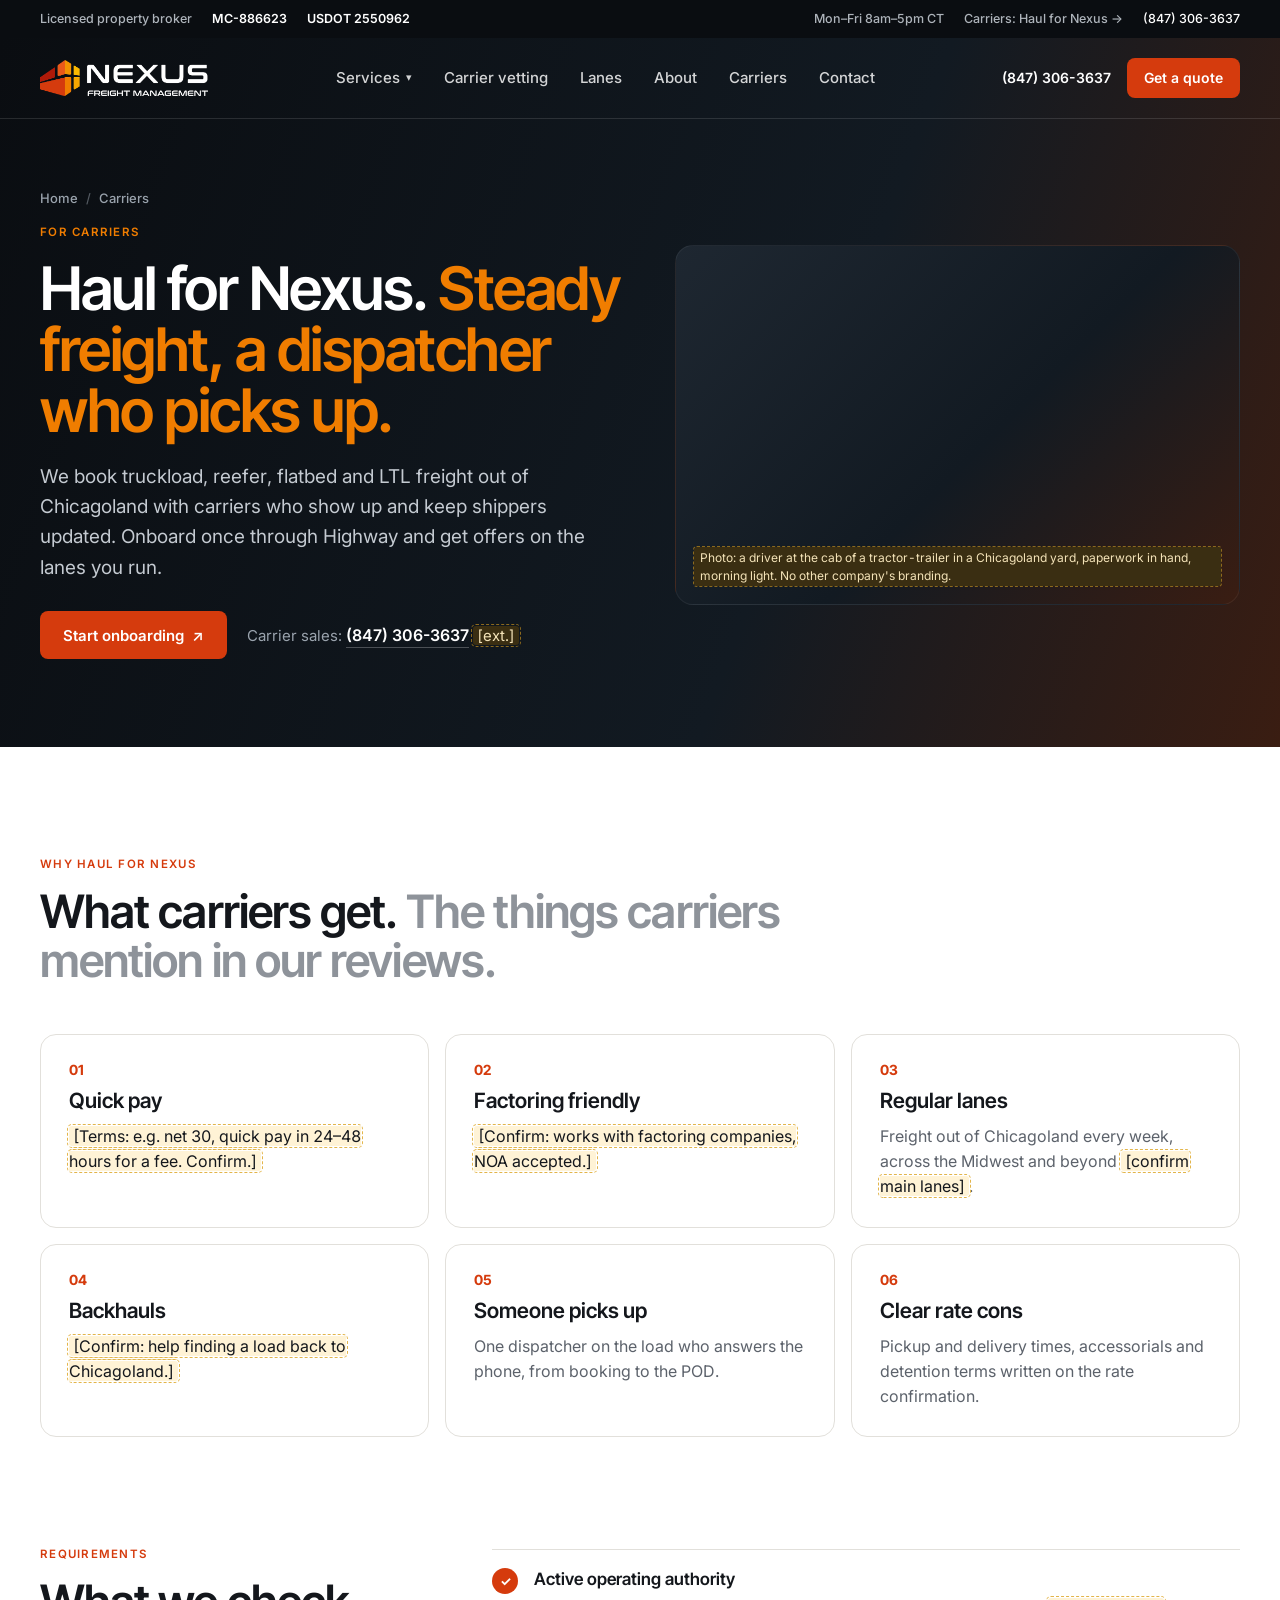
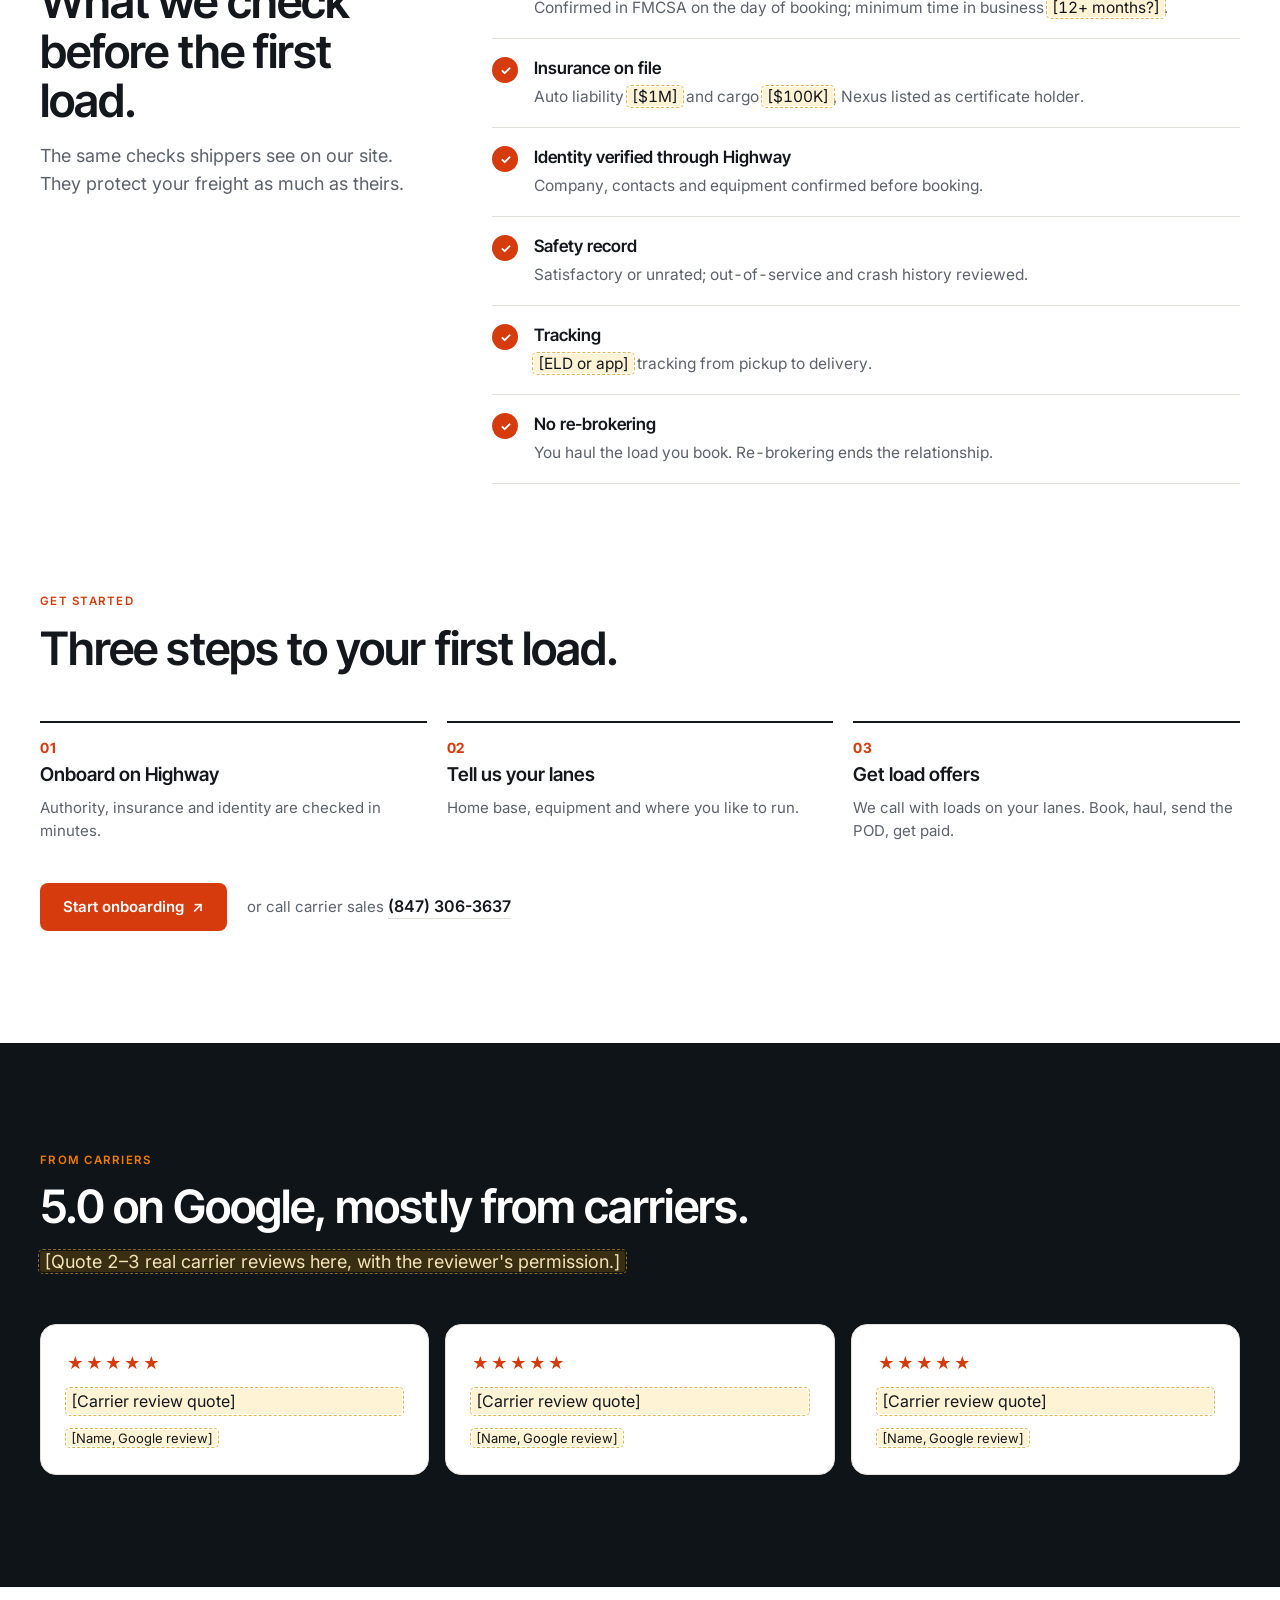
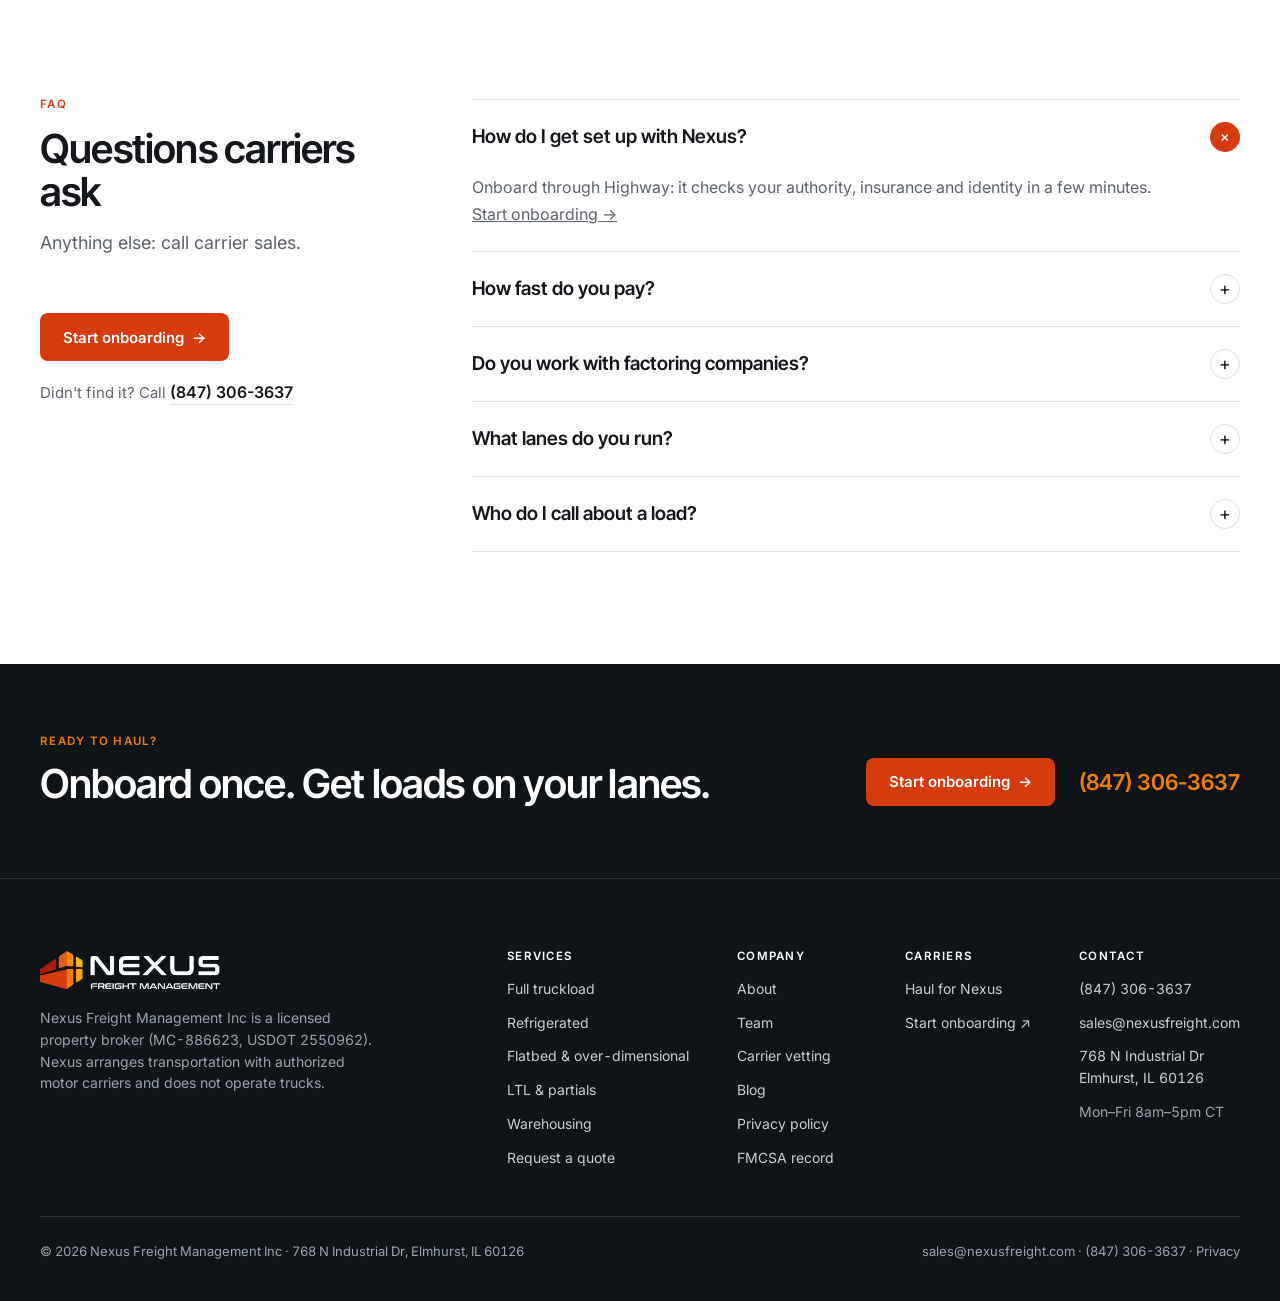
<file: carriers.html>
<!doctype html>
<html lang="en">
<head>
<meta charset="utf-8">
<meta name="robots" content="noindex, nofollow">
<meta name="viewport" content="width=device-width, initial-scale=1">
<title>Carriers: Haul for Nexus Freight Management | Chicagoland Freight</title>
<meta name="description" content="Haul freight out of Chicagoland with Nexus Freight Management. Onboard through Highway, get loads on your lanes and a dispatcher who picks up the phone.">
<link rel="canonical" href="https://nexusfreight.com/carriers">
<meta property="og:type" content="website">
<meta property="og:site_name" content="Nexus Freight Management">
<meta property="og:title" content="Carriers: Haul for Nexus Freight Management | Chicagoland Freight">
<meta property="og:description" content="Haul freight out of Chicagoland with Nexus Freight Management. Onboard through Highway, get loads on your lanes and a dispatcher who picks up the phone.">
<meta property="og:url" content="https://nexusfreight.com/carriers">
<meta property="og:image" content="https://nexusfreight.com/assets/img/og-image.jpg">
<meta property="og:image:width" content="1200"><meta property="og:image:height" content="630">
<meta name="twitter:card" content="summary_large_image">
<meta name="theme-color" content="#0F1419">
<link rel="icon" href="assets/img/favicon-32.png?v=1ab4cd3b" sizes="32x32" type="image/png">
<link rel="apple-touch-icon" href="assets/img/apple-touch-icon.png?v=4abcfe99">
<link rel="preconnect" href="https://fonts.googleapis.com"><link rel="preconnect" href="https://fonts.gstatic.com" crossorigin>
<link rel="stylesheet" href="https://fonts.googleapis.com/css2?family=Inter+Tight:wght@500;600;700&amp;family=Inter:wght@400;500;600;700&amp;display=swap">
<link rel="stylesheet" href="assets/site.css?v=d2790fc0">
<script type="application/ld+json">{"@context": "https://schema.org", "@graph": [{"@type": ["Organization", "LocalBusiness"], "@id": "https://nexusfreight.com/#org", "name": "Nexus Freight Management Inc", "url": "https://nexusfreight.com/", "logo": "https://nexusfreight.com/assets/img/logo-nexus-dark.png", "image": "https://nexusfreight.com/assets/img/og-image.jpg", "description": "Licensed freight broker in Elmhurst, Illinois. Full truckload, refrigerated, flatbed and LTL freight on vetted carriers.", "telephone": "+1-847-306-3637", "email": "sales@nexusfreight.com", "foundingDate": "2014", "address": {"@type": "PostalAddress", "streetAddress": "768 N Industrial Dr", "addressLocality": "Elmhurst", "addressRegion": "IL", "postalCode": "60126", "addressCountry": "US"}, "geo": {"@type": "GeoCoordinates", "latitude": 41.9225, "longitude": -87.9473}, "openingHoursSpecification": [{"@type": "OpeningHoursSpecification", "dayOfWeek": ["Monday", "Tuesday", "Wednesday", "Thursday", "Friday"], "opens": "08:00", "closes": "17:00"}], "areaServed": {"@type": "Country", "name": "United States"}, "identifier": [{"@type": "PropertyValue", "propertyID": "USDOT", "value": "2550962"}, {"@type": "PropertyValue", "propertyID": "MC", "value": "MC-886623"}]}, {"@type": "BreadcrumbList", "itemListElement": [{"@type": "ListItem", "position": 1, "name": "Home", "item": "https://nexusfreight.com/"}, {"@type": "ListItem", "position": 2, "name": "Carriers", "item": "https://nexusfreight.com/carriers"}]}, {"@type": "FAQPage", "mainEntity": [{"@type": "Question", "name": "How do I get set up with Nexus?", "acceptedAnswer": {"@type": "Answer", "text": "Onboard through Highway: it checks your authority, insurance and identity in a few minutes. Start onboarding →"}}, {"@type": "Question", "name": "How fast do you pay?", "acceptedAnswer": {"@type": "Answer", "text": "[Confirm with Nexus: standard terms and quick-pay option and fee.]"}}, {"@type": "Question", "name": "Do you work with factoring companies?", "acceptedAnswer": {"@type": "Answer", "text": "[Confirm with Nexus.]"}}, {"@type": "Question", "name": "What lanes do you run?", "acceptedAnswer": {"@type": "Answer", "text": "Most loads start in Chicagoland and run across the Midwest, with regular long-haul freight [confirm main lanes]."}}, {"@type": "Question", "name": "Who do I call about a load?", "acceptedAnswer": {"@type": "Answer", "text": "Carrier sales at (847) 306-3637 [direct line / extension]. Have your MC number ready."}}]}]}</script>
<script>
  /* ?bg=a…f background variant (default d) · ?figma = html.to.figma capture: no motion, nothing sticky */
  (function () {
    var q = location.search, d = document.documentElement;
    var m = q.match(/bg=([a-f])/); d.setAttribute('data-bg', m ? m[1] : 'd');
    var still = /figma/.test(q) || (window.matchMedia && matchMedia('(prefers-reduced-motion: reduce)').matches);
    if (!still && 'IntersectionObserver' in window) d.classList.add('anim');
    if (/figma/.test(q)) d.classList.add('figma');
  })();
</script>
</head>
<body>

<!--HEADER-->
<div class="utility">
  <div class="container">
    <div class="left"><span class="hide-m">Licensed property broker</span><span><b>MC-886623</b></span><span><b>USDOT 2550962</b></span></div>
    <div class="right"><span class="hide-m">Mon–Fri 8am–5pm CT</span><a class="carrier-link" href="carriers.html"><span class="hide-m">Carriers: </span>Haul for Nexus →</a><a class="hide-m" href="tel:+18473063637" data-track="call">(847) 306-3637</a></div>
  </div>
</div>
<!-- Header: sticky on the live page, solid once scrolled; static for ?figma capture -->
<header class="header">
  <div class="container">
    <a class="logo" href="index.html"><img width="640" height="137" src="assets/img/logo-nexus-white.png?v=5790f7f6" alt="Nexus Freight Management"></a>
    <nav class="nav" aria-label="Main">
      <div class="nav-dd">
        <button type="button" aria-expanded="false" aria-haspopup="true">Services <span class="car">▾</span></button>
        <div class="dd"><div class="dd-inner">
          <a href="full-truckload.html">Full truckload<small>53′ dry van, spot or contract</small></a>
          <a href="refrigerated.html">Refrigerated<small>Frozen and chilled, set point on the rate con</small></a>
          <a href="flatbed.html">Flatbed & over-dimensional<small>Steel, machinery, permits and escorts</small></a>
          <a href="ltl.html">LTL & partials<small>When a full trailer is more truck than you need</small></a>
          <a href="warehousing.html">Warehousing<small>Storage and cross-dock in Chicagoland</small></a>
          <a class="all" href="index.html#services">All services →</a>
        </div></div>
      </div>
      <a href="index.html#vetting">Carrier vetting</a>
      <a href="index.html#lanes">Lanes</a>
      <a href="about.html">About</a>
      <a href="carriers.html">Carriers</a>
      <a href="index.html#contact">Contact</a>
    </nav>
    <div class="actions">
      <a class="phone" href="tel:+18473063637" data-track="call">(847) 306-3637</a>
      <a class="btn btn-primary btn-sm" href="index.html#contact" data-track="quote">Get a quote</a>
      <button class="menu-btn" type="button" aria-expanded="false" aria-controls="mnav" aria-label="Open menu"><span></span><span></span><span></span></button>
    </div>
  </div>
  <div class="mnav" id="mnav" hidden>
    <div class="mnav-top"><a class="logo" href="index.html"><img width="640" height="137" src="assets/img/logo-nexus-white.png?v=5790f7f6" alt="Nexus Freight Management"></a><button class="menu-close" type="button" aria-label="Close menu"><span></span><span></span></button></div>
    <span class="m-h">Services</span>
    <div class="m-sub">
      <a href="full-truckload.html">Full truckload</a>
      <a href="refrigerated.html">Refrigerated</a>
      <a href="flatbed.html">Flatbed &amp; OD</a>
      <a href="ltl.html">LTL &amp; partials</a>
      <a href="warehousing.html">Warehousing</a>
    </div>
    <a href="index.html#vetting">Carrier vetting</a>
    <a href="index.html#lanes">Lanes</a>
    <a href="about.html">About</a>
    <a href="carriers.html">Carriers</a>
    <a href="blog.html">Blog</a>
    <a href="index.html#contact">Contact</a>
    <div class="m-foot">
      <a class="m-phone" href="tel:+18473063637" data-track="call">(847) 306-3637</a>
      <a class="btn btn-primary btn-block" href="index.html#contact" data-track="quote">Get a quote <span class="arr">→</span></a>
      <span class="m-meta">Mon–Fri 8am–5pm CT</span><span class="m-meta">MC-886623 · USDOT 2550962</span>
    </div>
  </div>
</header>
<!--/HEADER-->

<section class="hero page-hero">
  <div class="container page-hero-inner split">
    <div class="ph-copy rise">
      <nav class="crumbs" aria-label="Breadcrumb"><a href="index.html">Home</a><span class="sep">/</span><span>Carriers</span></nav>
      <span class="eyebrow">For carriers</span>
      <h1>Haul for Nexus. <span class="accent">Steady freight, a dispatcher who picks up.</span></h1>
      <p class="lede-d">We book truckload, reefer, flatbed and LTL freight out of Chicagoland with carriers who show up and keep shippers updated. Onboard once through Highway and get offers on the lanes you run.</p>
      <div class="cta-line"><a class="btn btn-primary" href="https://highway.com/go/nexus-freight-management" target="_blank" rel="noopener" data-track="carrier_onboard">Start onboarding <span class="arr">↗</span></a><span>Carrier sales: <a class="tel" href="tel:+18473063637" data-track="call">(847) 306-3637</a> <span class="ph">[ext.]</span></span></div>
    </div>
    <div class="shot rise" style="--d:.15s"><span class="cover-tag">Photo: a driver at the cab of a tractor-trailer in a Chicagoland yard, paperwork in hand, morning light. No other company's branding.</span></div>
  </div>
</section>

<section class="section">
  <div class="container">
    <div class="sec-head reveal"><span class="eyebrow">Why haul for Nexus</span><h2>What carriers get. <span class="grey">The things carriers mention in our reviews.</span></h2></div>
    <div class="cards three reveal">
      <div class="card-p"><span class="n">01</span><h3>Quick pay</h3><p><span class="ph">[Terms: e.g. net 30, quick pay in 24–48 hours for a fee. Confirm.]</span></p></div>
      <div class="card-p"><span class="n">02</span><h3>Factoring friendly</h3><p><span class="ph">[Confirm: works with factoring companies, NOA accepted.]</span></p></div>
      <div class="card-p"><span class="n">03</span><h3>Regular lanes</h3><p>Freight out of Chicagoland every week, across the Midwest and beyond <span class="ph">[confirm main lanes]</span>.</p></div>
      <div class="card-p"><span class="n">04</span><h3>Backhauls</h3><p><span class="ph">[Confirm: help finding a load back to Chicagoland.]</span></p></div>
      <div class="card-p"><span class="n">05</span><h3>Someone picks up</h3><p>One dispatcher on the load who answers the phone, from booking to the POD.</p></div>
      <div class="card-p"><span class="n">06</span><h3>Clear rate cons</h3><p>Pickup and delivery times, accessorials and detention terms written on the rate confirmation.</p></div>
    </div>
  </div>
</section>

<section class="section tint" style="padding-top:0">
  <div class="container two-col">
    <div class="sec-head reveal"><span class="eyebrow">Requirements</span><h2>What we check before the first load.</h2><p>The same checks shippers see on our site. They protect your freight as much as theirs.</p></div>
    <div class="body check-list reveal">
      <div><span class="ok">✓</span><div><b>Active operating authority</b><span class="t">Confirmed in FMCSA on the day of booking; minimum time in business <span class="ph">[12+ months?]</span>.</span></div></div>
      <div><span class="ok">✓</span><div><b>Insurance on file</b><span class="t">Auto liability <span class="ph">[$1M]</span> and cargo <span class="ph">[$100K]</span>, Nexus listed as certificate holder.</span></div></div>
      <div><span class="ok">✓</span><div><b>Identity verified through Highway</b><span class="t">Company, contacts and equipment confirmed before booking.</span></div></div>
      <div><span class="ok">✓</span><div><b>Safety record</b><span class="t">Satisfactory or unrated; out-of-service and crash history reviewed.</span></div></div>
      <div><span class="ok">✓</span><div><b>Tracking</b><span class="t"><span class="ph">[ELD or app]</span> tracking from pickup to delivery.</span></div></div>
      <div><span class="ok">✓</span><div><b>No re-brokering</b><span class="t">You haul the load you book. Re-brokering ends the relationship.</span></div></div>
    </div>
  </div>
</section>

<section class="section" style="padding-top:0">
  <div class="container">
    <div class="sec-head reveal"><span class="eyebrow">Get started</span><h2>Three steps to your first load.</h2></div>
    <div class="msteps">
      <div class="mstep reveal"><span class="n">01</span><h3>Onboard on Highway</h3><p>Authority, insurance and identity are checked in minutes.</p></div>
      <div class="mstep reveal" style="--d:.08s"><span class="n">02</span><h3>Tell us your lanes</h3><p>Home base, equipment and where you like to run.</p></div>
      <div class="mstep reveal" style="--d:.16s"><span class="n">03</span><h3>Get load offers</h3><p>We call with loads on your lanes. Book, haul, send the POD, get paid.</p></div>
    </div>
    <div class="cta-line reveal"><a class="btn btn-primary" href="https://highway.com/go/nexus-freight-management" target="_blank" rel="noopener" data-track="carrier_onboard">Start onboarding <span class="arr">↗</span></a><span>or call carrier sales <a class="tel" href="tel:+18473063637" data-track="call">(847) 306-3637</a></span></div>
  </div>
</section>

<section class="section night">
  <div class="container">
    <div class="sec-head reveal"><span class="eyebrow">From carriers</span><h2>5.0 on Google, mostly from carriers.</h2><p><span class="ph">[Quote 2–3 real carrier reviews here, with the reviewer's permission.]</span></p></div>
    <div class="quotes reveal" style="color:var(--ink)">
      <blockquote><span class="stars">★★★★★</span><span class="ph">[Carrier review quote]</span><cite><span class="ph">[Name, Google review]</span></cite></blockquote>
      <blockquote><span class="stars">★★★★★</span><span class="ph">[Carrier review quote]</span><cite><span class="ph">[Name, Google review]</span></cite></blockquote>
      <blockquote><span class="stars">★★★★★</span><span class="ph">[Carrier review quote]</span><cite><span class="ph">[Name, Google review]</span></cite></blockquote>
    </div>
  </div>
</section>

<section class="section">
  <div class="container">
    <div class="faq-wrap">
      <div class="sec-head reveal">
        <span class="eyebrow">FAQ</span>
        <h2>Questions carriers ask</h2>
        <p>Anything else: call carrier sales.</p>
        <div class="cta-line reveal"><a class="btn btn-primary" href="https://highway.com/go/nexus-freight-management" target="_blank" rel="noopener" data-track="carrier_onboard">Start onboarding <span class="arr">→</span></a><span>Didn't find it? Call <a class="tel" href="tel:+18473063637" data-track="call">(847) 306-3637</a></span></div>
      </div>
      <div class="faq-list reveal">
<details class="faq-item" open><summary>How do I get set up with Nexus?<span class="pm">+</span></summary><div class="faq-a">Onboard through Highway: it checks your authority, insurance and identity in a few minutes. <a href="https://highway.com/go/nexus-freight-management" target="_blank" rel="noopener">Start onboarding →</a></div></details>
<details class="faq-item"><summary>How fast do you pay?<span class="pm">+</span></summary><div class="faq-a"><span class="ph">[Confirm with Nexus: standard terms and quick-pay option and fee.]</span></div></details>
<details class="faq-item"><summary>Do you work with factoring companies?<span class="pm">+</span></summary><div class="faq-a"><span class="ph">[Confirm with Nexus.]</span></div></details>
<details class="faq-item"><summary>What lanes do you run?<span class="pm">+</span></summary><div class="faq-a">Most loads start in Chicagoland and run across the Midwest, with regular long-haul freight <span class="ph">[confirm main lanes]</span>.</div></details>
<details class="faq-item"><summary>Who do I call about a load?<span class="pm">+</span></summary><div class="faq-a">Carrier sales at (847) 306-3637 <span class="ph">[direct line / extension]</span>. Have your MC number ready.</div></details>
      </div>
    </div>
  </div>
</section>

<section class="blog-cta">
  <div class="container blog-cta-inner reveal">
    <div><span class="eyebrow">Ready to haul?</span><h2>Onboard once. Get loads on your lanes.</h2></div>
    <div class="blog-cta-actions"><a class="btn btn-primary" href="https://highway.com/go/nexus-freight-management" target="_blank" rel="noopener" data-track="carrier_onboard">Start onboarding <span class="arr">→</span></a><a class="band-phone sm" href="tel:+18473063637" data-track="call">(847) 306-3637</a></div>
  </div>
</section>

<!--FOOTER-->
<footer class="footer">
  <div class="container">
    <div class="footer-top">
      <div class="footer-brand">
        <img width="640" height="137" src="assets/img/logo-nexus-white.png?v=5790f7f6" alt="Nexus Freight Management">
        <p>Nexus Freight Management Inc is a licensed property broker (MC-886623, USDOT 2550962). Nexus arranges transportation with authorized motor carriers and does not operate trucks.</p>
      </div>
      <div class="footer-cols">
        <div class="footer-col"><span class="h">Services</span><a href="full-truckload.html">Full truckload</a><a href="refrigerated.html">Refrigerated</a><a href="flatbed.html">Flatbed & over-dimensional</a><a href="ltl.html">LTL & partials</a><a href="warehousing.html">Warehousing</a><a href="index.html#contact">Request a quote</a></div>
        <div class="footer-col"><span class="h">Company</span><a href="about.html">About</a><a href="index.html#team">Team</a><a href="index.html#vetting">Carrier vetting</a><a href="blog.html">Blog</a><a href="privacy.html">Privacy policy</a><a href="https://safer.fmcsa.dot.gov/query.asp?searchtype=ANY&amp;query_type=queryCarrierSnapshot&amp;query_param=USDOT&amp;query_string=2550962" target="_blank" rel="noopener">FMCSA record</a></div>
        <div class="footer-col"><span class="h">Carriers</span><a href="carriers.html">Haul for Nexus</a><a href="https://highway.com/go/nexus-freight-management" target="_blank" rel="noopener">Start onboarding ↗</a></div>
        <div class="footer-col"><span class="h">Contact</span><a href="tel:+18473063637" data-track="call">(847) 306-3637</a><a href="mailto:sales@nexusfreight.com" data-track="email">sales@nexusfreight.com</a><a href="https://www.google.com/maps/search/?api=1&amp;query=Nexus+Freight+Management+Inc+768+N+Industrial+Dr+Elmhurst+IL" target="_blank" rel="noopener">768 N Industrial Dr<br>Elmhurst, IL 60126</a><span class="f-hours">Mon–Fri 8am–5pm CT</span></div>
      </div>
    </div>
    <div class="footer-bottom">
      <span>© 2026 Nexus Freight Management Inc · <a class="lnk" href="https://www.google.com/maps/search/?api=1&amp;query=Nexus+Freight+Management+Inc+768+N+Industrial+Dr+Elmhurst+IL" target="_blank" rel="noopener">768 N Industrial Dr, Elmhurst, IL 60126</a></span>
      <span><a class="lnk" href="mailto:sales@nexusfreight.com" data-track="email">sales@nexusfreight.com</a> · <a class="lnk" href="tel:+18473063637" data-track="call">(847) 306-3637</a> · <a class="lnk" href="privacy.html">Privacy</a></span>
    </div>
  </div>
</footer>
<!--/FOOTER-->

<!--SCRIPTS-->
<div class="mbar" id="mbar"><a class="call" href="tel:+18473063637" data-track="call"><b>📞 (847) 306-3637</b><small>Call now</small></a><a class="quote" href="index.html#contact" data-track="quote">Get a quote →</a></div>
<script src="assets/site.js?v=fe7e9eb2" defer></script>
<!--/SCRIPTS-->
</body>
</html>
</file>
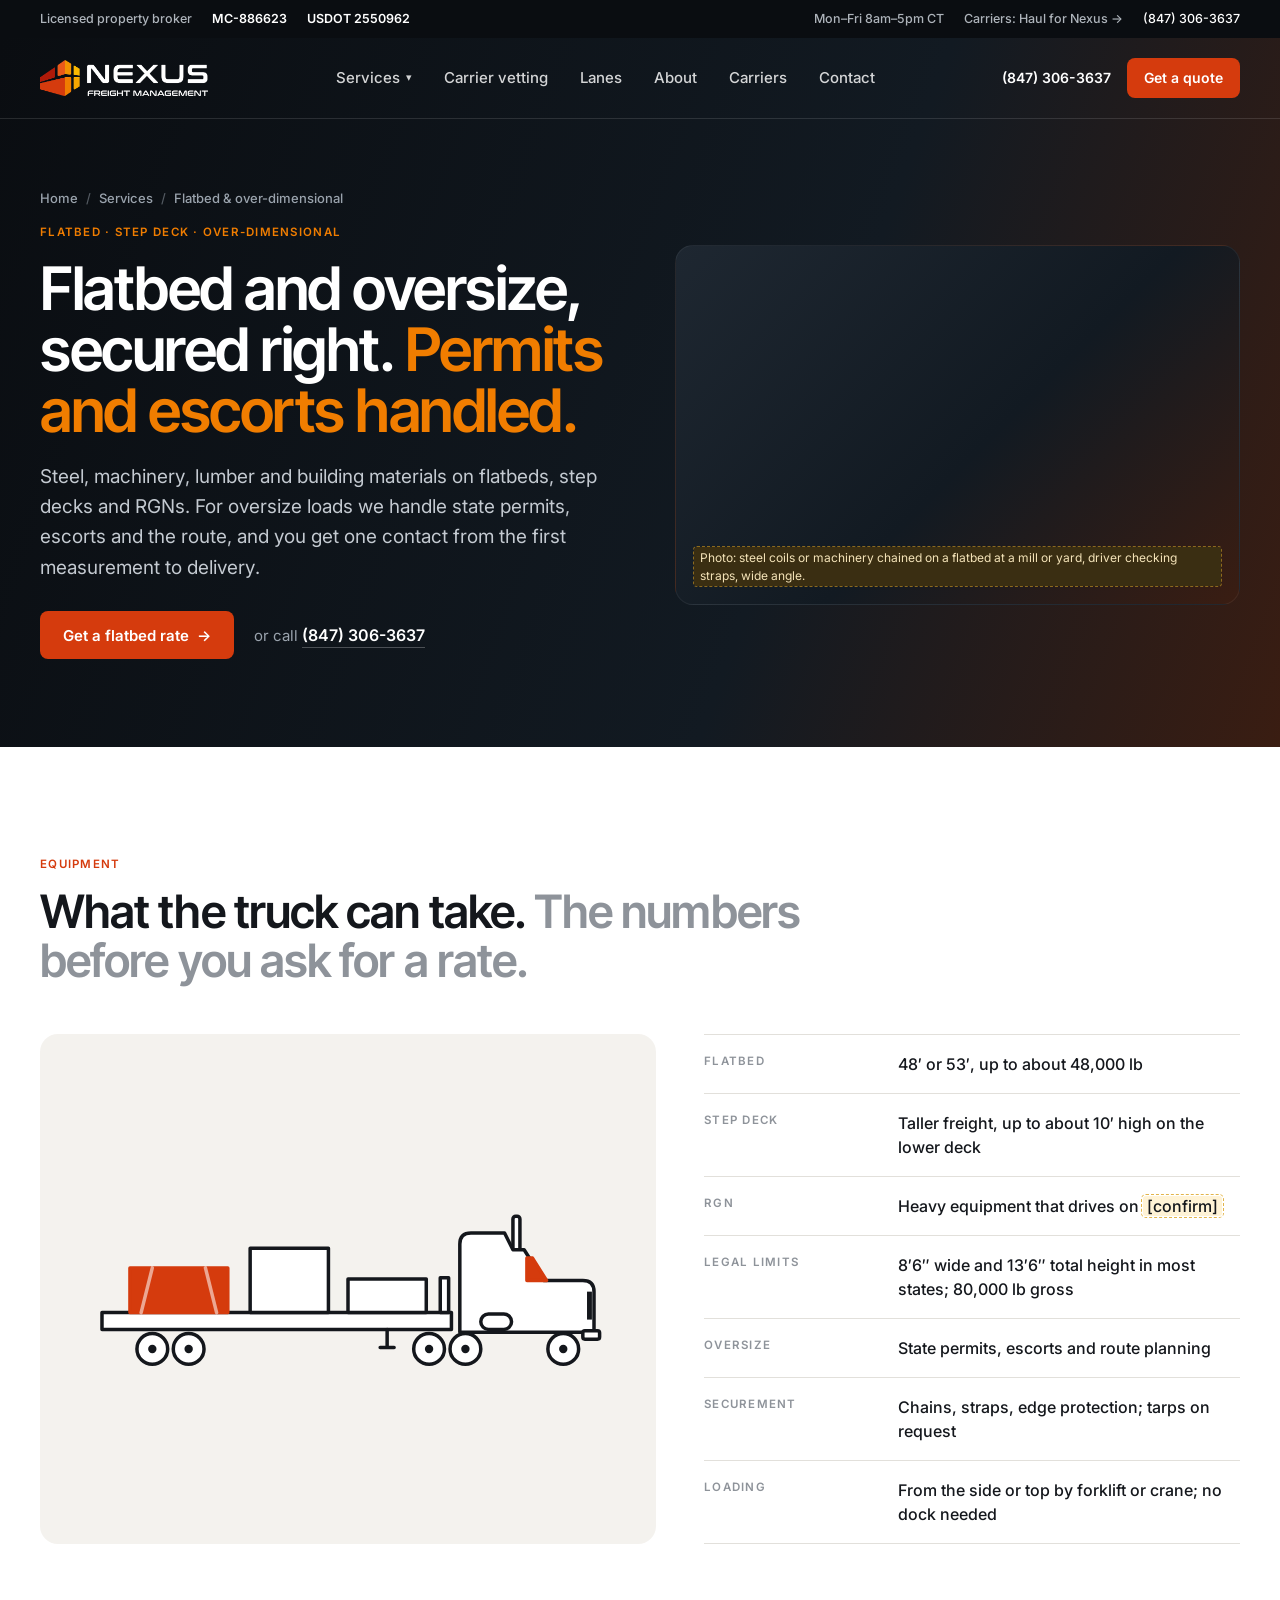
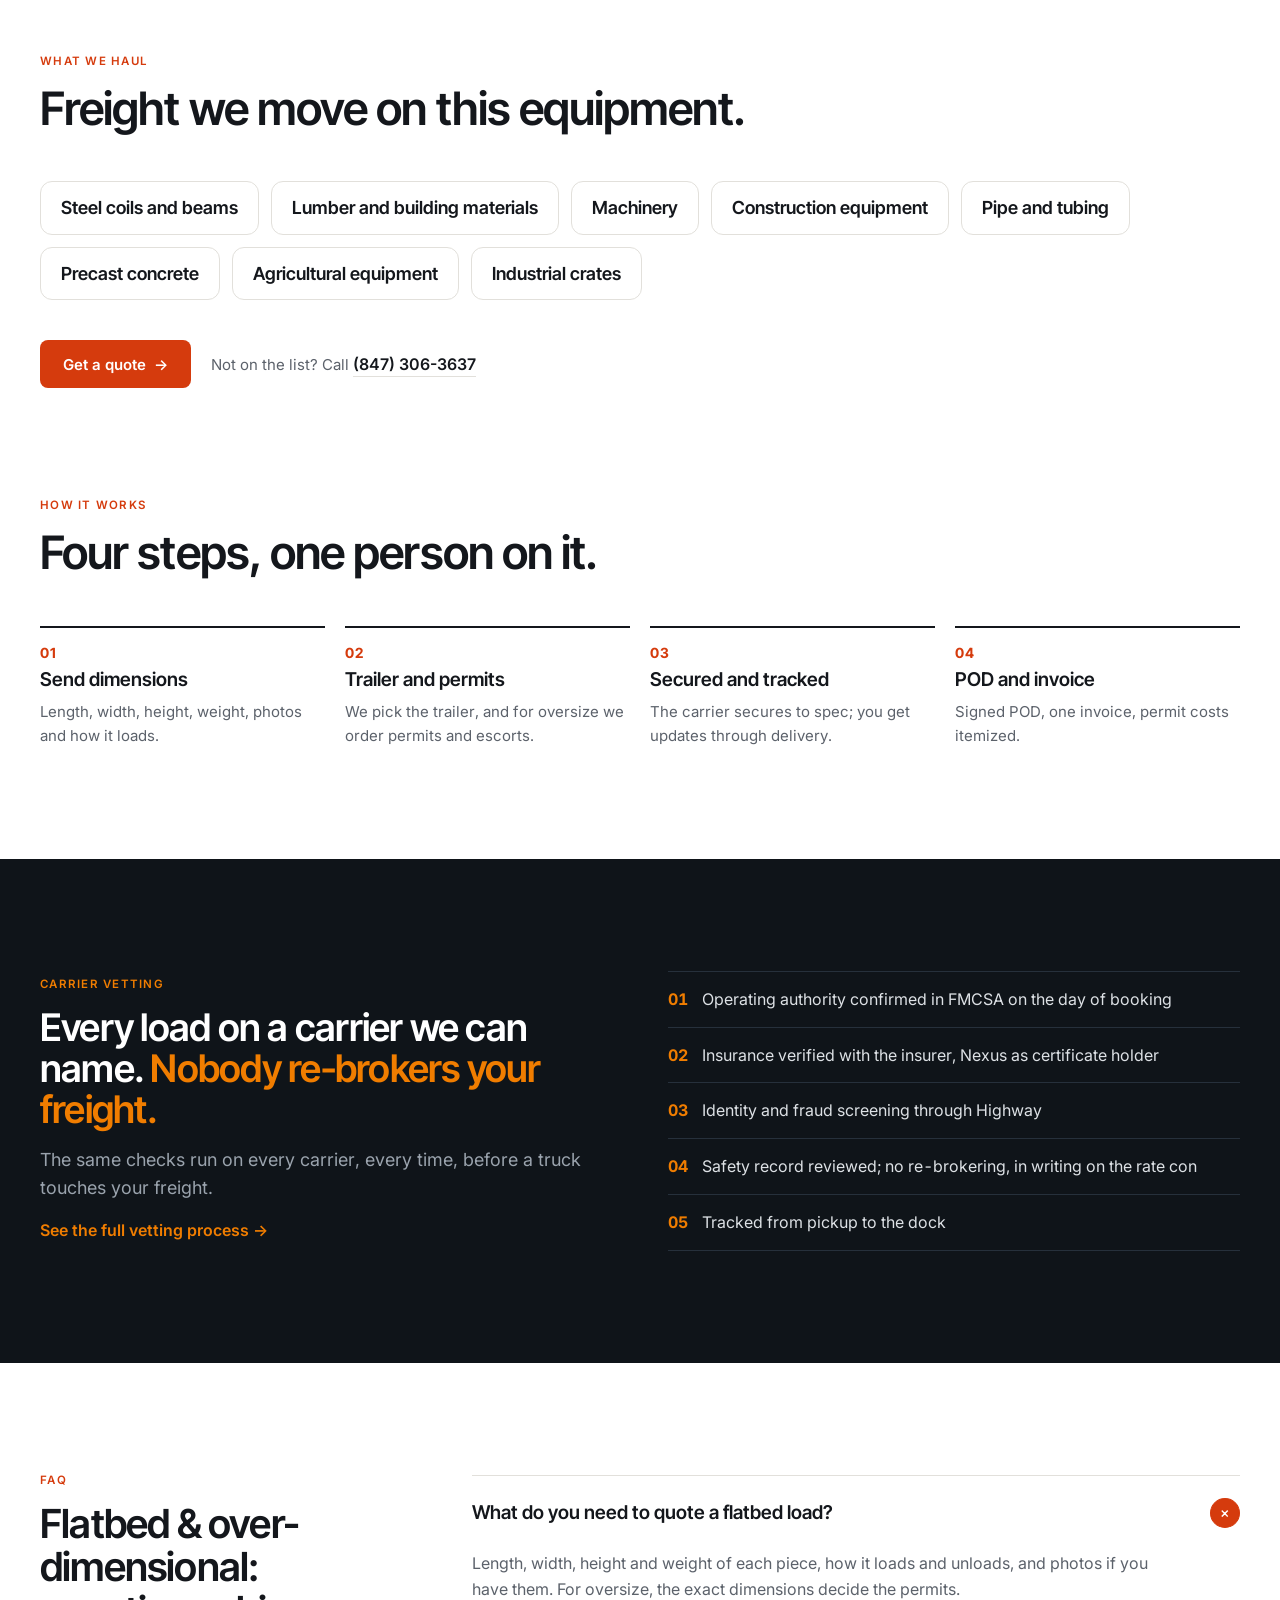
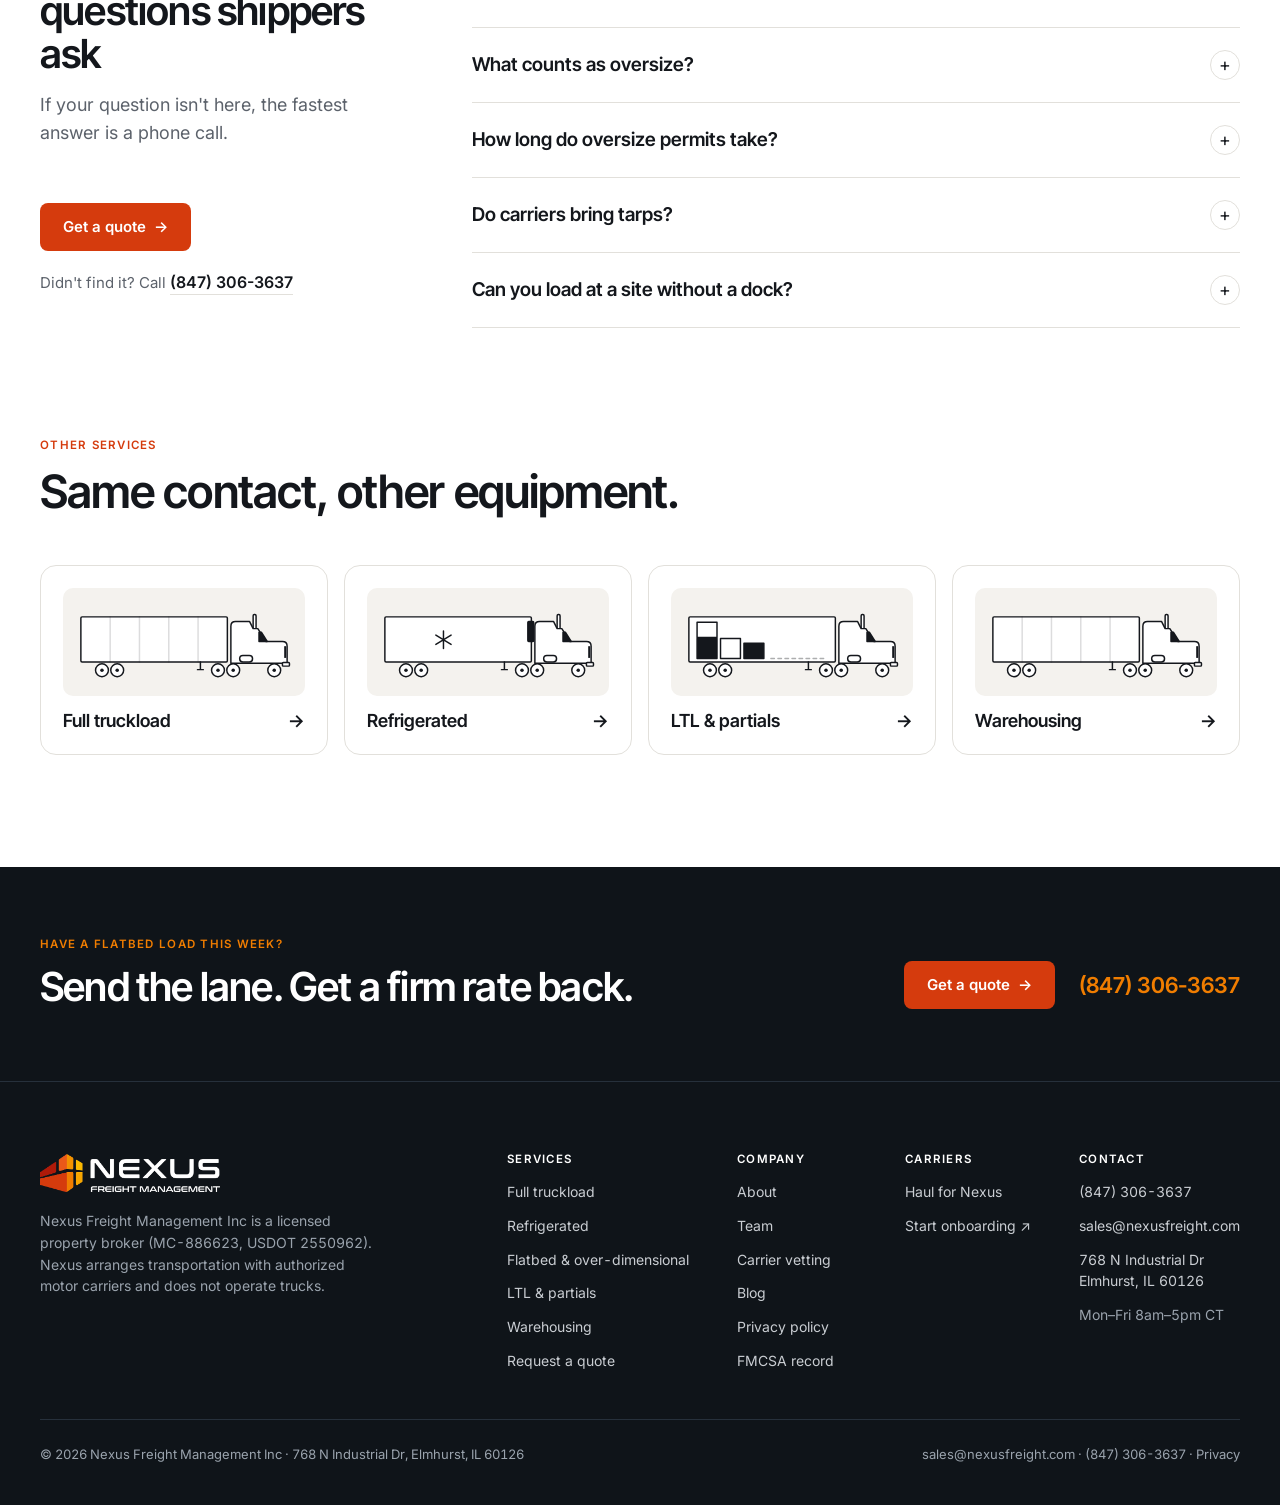
<file: flatbed.html>
<!doctype html>
<html lang="en">
<head>
<meta charset="utf-8">
<meta name="robots" content="noindex, nofollow">
<meta name="viewport" content="width=device-width, initial-scale=1">
<title>Flatbed & Oversize Freight Broker in Chicago, IL | Nexus Freight</title>
<meta name="description" content="Flatbed, step deck and RGN out of Chicagoland: steel, machinery and building materials, oversize permits and escorts handled. Licensed broker MC-886623.">
<link rel="canonical" href="https://nexusfreight.com/flatbed">
<meta property="og:type" content="website">
<meta property="og:site_name" content="Nexus Freight Management">
<meta property="og:title" content="Flatbed & Oversize Freight Broker in Chicago, IL | Nexus Freight">
<meta property="og:description" content="Flatbed, step deck and RGN out of Chicagoland: steel, machinery and building materials, oversize permits and escorts handled. Licensed broker MC-886623.">
<meta property="og:url" content="https://nexusfreight.com/flatbed">
<meta property="og:image" content="https://nexusfreight.com/assets/img/og-image.jpg">
<meta property="og:image:width" content="1200"><meta property="og:image:height" content="630">
<meta name="twitter:card" content="summary_large_image">
<meta name="theme-color" content="#0F1419">
<link rel="icon" href="assets/img/favicon-32.png?v=1ab4cd3b" sizes="32x32" type="image/png">
<link rel="apple-touch-icon" href="assets/img/apple-touch-icon.png?v=4abcfe99">
<link rel="preconnect" href="https://fonts.googleapis.com"><link rel="preconnect" href="https://fonts.gstatic.com" crossorigin>
<link rel="stylesheet" href="https://fonts.googleapis.com/css2?family=Inter+Tight:wght@500;600;700&amp;family=Inter:wght@400;500;600;700&amp;display=swap">
<link rel="stylesheet" href="assets/site.css?v=d2790fc0">
<script type="application/ld+json">{"@context": "https://schema.org", "@graph": [{"@type": ["Organization", "LocalBusiness"], "@id": "https://nexusfreight.com/#org", "name": "Nexus Freight Management Inc", "url": "https://nexusfreight.com/", "logo": "https://nexusfreight.com/assets/img/logo-nexus-dark.png", "image": "https://nexusfreight.com/assets/img/og-image.jpg", "description": "Licensed freight broker in Elmhurst, Illinois. Full truckload, refrigerated, flatbed and LTL freight on vetted carriers.", "telephone": "+1-847-306-3637", "email": "sales@nexusfreight.com", "foundingDate": "2014", "address": {"@type": "PostalAddress", "streetAddress": "768 N Industrial Dr", "addressLocality": "Elmhurst", "addressRegion": "IL", "postalCode": "60126", "addressCountry": "US"}, "geo": {"@type": "GeoCoordinates", "latitude": 41.9225, "longitude": -87.9473}, "openingHoursSpecification": [{"@type": "OpeningHoursSpecification", "dayOfWeek": ["Monday", "Tuesday", "Wednesday", "Thursday", "Friday"], "opens": "08:00", "closes": "17:00"}], "areaServed": {"@type": "Country", "name": "United States"}, "identifier": [{"@type": "PropertyValue", "propertyID": "USDOT", "value": "2550962"}, {"@type": "PropertyValue", "propertyID": "MC", "value": "MC-886623"}]}, {"@type": "Service", "name": "Flatbed & over-dimensional freight brokerage", "serviceType": "Flatbed & over-dimensional", "provider": {"@id": "https://nexusfreight.com/#org"}, "areaServed": {"@type": "Country", "name": "United States"}, "url": "https://nexusfreight.com/flatbed", "description": "Flatbed, step deck and RGN out of Chicagoland: steel, machinery and building materials, oversize permits and escorts handled. Licensed broker MC-886623."}, {"@type": "BreadcrumbList", "itemListElement": [{"@type": "ListItem", "position": 1, "name": "Home", "item": "https://nexusfreight.com/"}, {"@type": "ListItem", "position": 2, "name": "Services", "item": "https://nexusfreight.com/#services"}, {"@type": "ListItem", "position": 3, "name": "Flatbed & over-dimensional", "item": "https://nexusfreight.com/flatbed"}]}, {"@type": "FAQPage", "mainEntity": [{"@type": "Question", "name": "What do you need to quote a flatbed load?", "acceptedAnswer": {"@type": "Answer", "text": "Length, width, height and weight of each piece, how it loads and unloads, and photos if you have them. For oversize, the exact dimensions decide the permits."}}, {"@type": "Question", "name": "What counts as oversize?", "acceptedAnswer": {"@type": "Answer", "text": "In most states, anything wider than 8′6″, taller than 13′6″ including the trailer, or heavier than 80,000 lb gross needs a permit. Some states differ."}}, {"@type": "Question", "name": "How long do oversize permits take?", "acceptedAnswer": {"@type": "Answer", "text": "Often a few business days, depending on the states on the route and the size of the load [confirm typical lead time]."}}, {"@type": "Question", "name": "Do carriers bring tarps?", "acceptedAnswer": {"@type": "Answer", "text": "Tarps can be requested for freight that must stay dry; a tarp fee usually applies."}}, {"@type": "Question", "name": "Can you load at a site without a dock?", "acceptedAnswer": {"@type": "Answer", "text": "Yes. Flatbeds load from the side or top by forklift or crane, which is why they suit job sites, mills and yards."}}]}]}</script>
<script>
  /* ?bg=a…f background variant (default d) · ?figma = html.to.figma capture: no motion, nothing sticky */
  (function () {
    var q = location.search, d = document.documentElement;
    var m = q.match(/bg=([a-f])/); d.setAttribute('data-bg', m ? m[1] : 'd');
    var still = /figma/.test(q) || (window.matchMedia && matchMedia('(prefers-reduced-motion: reduce)').matches);
    if (!still && 'IntersectionObserver' in window) d.classList.add('anim');
    if (/figma/.test(q)) d.classList.add('figma');
  })();
</script>
</head>
<body>

<!--HEADER-->
<div class="utility">
  <div class="container">
    <div class="left"><span class="hide-m">Licensed property broker</span><span><b>MC-886623</b></span><span><b>USDOT 2550962</b></span></div>
    <div class="right"><span class="hide-m">Mon–Fri 8am–5pm CT</span><a class="carrier-link" href="carriers.html"><span class="hide-m">Carriers: </span>Haul for Nexus →</a><a class="hide-m" href="tel:+18473063637" data-track="call">(847) 306-3637</a></div>
  </div>
</div>
<!-- Header: sticky on the live page, solid once scrolled; static for ?figma capture -->
<header class="header">
  <div class="container">
    <a class="logo" href="index.html"><img width="640" height="137" src="assets/img/logo-nexus-white.png?v=5790f7f6" alt="Nexus Freight Management"></a>
    <nav class="nav" aria-label="Main">
      <div class="nav-dd">
        <button type="button" aria-expanded="false" aria-haspopup="true">Services <span class="car">▾</span></button>
        <div class="dd"><div class="dd-inner">
          <a href="full-truckload.html">Full truckload<small>53′ dry van, spot or contract</small></a>
          <a href="refrigerated.html">Refrigerated<small>Frozen and chilled, set point on the rate con</small></a>
          <a href="flatbed.html">Flatbed & over-dimensional<small>Steel, machinery, permits and escorts</small></a>
          <a href="ltl.html">LTL & partials<small>When a full trailer is more truck than you need</small></a>
          <a href="warehousing.html">Warehousing<small>Storage and cross-dock in Chicagoland</small></a>
          <a class="all" href="index.html#services">All services →</a>
        </div></div>
      </div>
      <a href="index.html#vetting">Carrier vetting</a>
      <a href="index.html#lanes">Lanes</a>
      <a href="about.html">About</a>
      <a href="carriers.html">Carriers</a>
      <a href="index.html#contact">Contact</a>
    </nav>
    <div class="actions">
      <a class="phone" href="tel:+18473063637" data-track="call">(847) 306-3637</a>
      <a class="btn btn-primary btn-sm" href="index.html#contact" data-track="quote">Get a quote</a>
      <button class="menu-btn" type="button" aria-expanded="false" aria-controls="mnav" aria-label="Open menu"><span></span><span></span><span></span></button>
    </div>
  </div>
  <div class="mnav" id="mnav" hidden>
    <div class="mnav-top"><a class="logo" href="index.html"><img width="640" height="137" src="assets/img/logo-nexus-white.png?v=5790f7f6" alt="Nexus Freight Management"></a><button class="menu-close" type="button" aria-label="Close menu"><span></span><span></span></button></div>
    <span class="m-h">Services</span>
    <div class="m-sub">
      <a href="full-truckload.html">Full truckload</a>
      <a href="refrigerated.html">Refrigerated</a>
      <a href="flatbed.html">Flatbed &amp; OD</a>
      <a href="ltl.html">LTL &amp; partials</a>
      <a href="warehousing.html">Warehousing</a>
    </div>
    <a href="index.html#vetting">Carrier vetting</a>
    <a href="index.html#lanes">Lanes</a>
    <a href="about.html">About</a>
    <a href="carriers.html">Carriers</a>
    <a href="blog.html">Blog</a>
    <a href="index.html#contact">Contact</a>
    <div class="m-foot">
      <a class="m-phone" href="tel:+18473063637" data-track="call">(847) 306-3637</a>
      <a class="btn btn-primary btn-block" href="index.html#contact" data-track="quote">Get a quote <span class="arr">→</span></a>
      <span class="m-meta">Mon–Fri 8am–5pm CT</span><span class="m-meta">MC-886623 · USDOT 2550962</span>
    </div>
  </div>
</header>
<!--/HEADER-->

<section class="hero page-hero">
  <div class="container page-hero-inner split">
    <div class="ph-copy rise">
      <nav class="crumbs" aria-label="Breadcrumb"><a href="index.html">Home</a><span class="sep">/</span><a href="index.html#services">Services</a><span class="sep">/</span><span>Flatbed & over-dimensional</span></nav>
      <span class="eyebrow">Flatbed · step deck · over-dimensional</span>
      <h1>Flatbed and oversize, secured right. <span class="accent">Permits and escorts handled.</span></h1>
      <p class="lede-d">Steel, machinery, lumber and building materials on flatbeds, step decks and RGNs. For oversize loads we handle state permits, escorts and the route, and you get one contact from the first measurement to delivery.</p>
      <div class="cta-line reveal"><a class="btn btn-primary" href="index.html?eq=flatbed#contact" data-track="quote">Get a flatbed rate <span class="arr">→</span></a><span>or call <a class="tel" href="tel:+18473063637" data-track="call">(847) 306-3637</a></span></div>
    </div>
    <div class="shot rise" style="--d:.15s"><span class="cover-tag">Photo: steel coils or machinery chained on a flatbed at a mill or yard, driver checking straps, wide angle.</span></div>
  </div>
</section>

<section class="section">
  <div class="container">
    <div class="sec-head reveal"><span class="eyebrow">Equipment</span><h2>What the truck can take. <span class="grey">The numbers before you ask for a rate.</span></h2></div>
    <div class="spec-wrap">
      <div class="eq-card eq-on reveal"><svg xmlns="http://www.w3.org/2000/svg" aria-hidden="true" width="372" height="140" viewBox="0 0 372 140" aria-label="Flatbed trailer with secured load" fill="none" stroke="#14171C" stroke-width="2.5" stroke-linejoin="round" stroke-linecap="round"><rect x="10" y="87" width="250" height="12" fill="#FFFFFF"/><rect x="252" y="62" width="6" height="25" fill="#FFFFFF"/><rect x="30" y="55" width="70" height="32" fill="#14171C" stroke="#14171C" class="acc acc-f"/><path d="M46 55l-8 32M84 55l8 32" stroke="#FFFFFF" stroke-opacity=".55"/><rect x="116" y="41" width="56" height="46" fill="#FFFFFF"/><rect x="186" y="63" width="56" height="24" fill="#FFFFFF"/><path d="M214 99V111M209 112H219"/><circle cx="46" cy="113" r="11" fill="#FFFFFF"/><circle cx="46" cy="113" r="3" fill="#14171C" stroke="none"/><circle cx="72" cy="113" r="11" fill="#FFFFFF"/><circle cx="72" cy="113" r="3" fill="#14171C" stroke="none"/><rect x="304" y="18" width="5" height="44" rx="2" fill="#FFFFFF"/><path d="M266 101V38Q266 30 274 30H298L304 42H312L326 64H354Q362 64 362 72V101Z" fill="#FFFFFF"/><path class="acc acc-f" d="M314 48H318L328 64H314Z" fill="#14171C" stroke="#14171C"/><rect x="357" y="72" width="3.5" height="20" fill="#14171C" stroke="none"/><rect x="281" y="88" width="22" height="11" rx="5.5" fill="#FFFFFF"/><rect x="354" y="100" width="12" height="6" rx="1.5" fill="#FFFFFF"/><circle cx="244" cy="113" r="11" fill="#FFFFFF"/><circle cx="244" cy="113" r="3" fill="#14171C" stroke="none"/><circle cx="270" cy="113" r="11" fill="#FFFFFF"/><circle cx="270" cy="113" r="3" fill="#14171C" stroke="none"/><circle cx="340" cy="113" r="11" fill="#FFFFFF"/><circle cx="340" cy="113" r="3" fill="#14171C" stroke="none"/></svg></div>
      <div class="spec-table reveal"><div class="spec-row"><span class="k">Flatbed</span><span class="v">48′ or 53′, up to about 48,000 lb</span></div><div class="spec-row"><span class="k">Step deck</span><span class="v">Taller freight, up to about 10′ high on the lower deck</span></div><div class="spec-row"><span class="k">RGN</span><span class="v">Heavy equipment that drives on <span class="ph">[confirm]</span></span></div><div class="spec-row"><span class="k">Legal limits</span><span class="v">8′6″ wide and 13′6″ total height in most states; 80,000 lb gross</span></div><div class="spec-row"><span class="k">Oversize</span><span class="v">State permits, escorts and route planning</span></div><div class="spec-row"><span class="k">Securement</span><span class="v">Chains, straps, edge protection; tarps on request</span></div><div class="spec-row"><span class="k">Loading</span><span class="v">From the side or top by forklift or crane; no dock needed</span></div></div>
    </div>
  </div>
</section>

<section class="section tint" style="padding-top:0">
  <div class="container">
    <div class="sec-head reveal"><span class="eyebrow">What we haul</span><h2>Freight we move on this equipment.</h2></div>
    <div class="haul reveal"><span>Steel coils and beams</span><span>Lumber and building materials</span><span>Machinery</span><span>Construction equipment</span><span>Pipe and tubing</span><span>Precast concrete</span><span>Agricultural equipment</span><span>Industrial crates</span></div>
    <div class="cta-line reveal"><a class="btn btn-primary" href="index.html?eq=flatbed#contact" data-track="quote">Get a quote <span class="arr">→</span></a><span>Not on the list? Call <a class="tel" href="tel:+18473063637" data-track="call">(847) 306-3637</a></span></div>
  </div>
</section>

<section class="section" style="padding-top:0">
  <div class="container">
    <div class="sec-head reveal"><span class="eyebrow">How it works</span><h2>Four steps, one person on it.</h2></div>
    <div class="msteps"><div class="mstep reveal" style="--d:0.00s"><span class="n">01</span><h3>Send dimensions</h3><p>Length, width, height, weight, photos and how it loads.</p></div><div class="mstep reveal" style="--d:0.08s"><span class="n">02</span><h3>Trailer and permits</h3><p>We pick the trailer, and for oversize we order permits and escorts.</p></div><div class="mstep reveal" style="--d:0.16s"><span class="n">03</span><h3>Secured and tracked</h3><p>The carrier secures to spec; you get updates through delivery.</p></div><div class="mstep reveal" style="--d:0.24s"><span class="n">04</span><h3>POD and invoice</h3><p>Signed POD, one invoice, permit costs itemized.</p></div></div>
  </div>
</section>

<section class="section night">
  <div class="container vet-mini">
    <div class="sec-head reveal">
      <span class="eyebrow">Carrier vetting</span>
      <h2>Every load on a carrier we can name. <span class="accent">Nobody re&#8209;brokers your freight.</span></h2>
      <p>The same checks run on every carrier, every time, before a truck touches your freight.</p>
      <a class="link-arrow" href="index.html#vetting">See the full vetting process <span class="arr">→</span></a>
    </div>
    <div class="checks reveal">
      <div><b>01</b>Operating authority confirmed in FMCSA on the day of booking</div>
      <div><b>02</b>Insurance verified with the insurer, Nexus as certificate holder</div>
      <div><b>03</b>Identity and fraud screening through Highway</div>
      <div><b>04</b>Safety record reviewed; no re-brokering, in writing on the rate con</div>
      <div><b>05</b>Tracked from pickup to the dock</div>
    </div>
  </div>
</section>

<section class="section">
  <div class="container">
    <div class="faq-wrap">
      <div class="sec-head reveal">
        <span class="eyebrow">FAQ</span>
        <h2>Flatbed & over-dimensional: questions shippers ask</h2>
        <p>If your question isn't here, the fastest answer is a phone call.</p>
        <div class="cta-line reveal"><a class="btn btn-primary" href="index.html#contact" data-track="quote">Get a quote <span class="arr">→</span></a><span>Didn't find it? Call <a class="tel" href="tel:+18473063637" data-track="call">(847) 306-3637</a></span></div>
      </div>
      <div class="faq-list reveal">
<details class="faq-item" open><summary>What do you need to quote a flatbed load?<span class="pm">+</span></summary><div class="faq-a">Length, width, height and weight of each piece, how it loads and unloads, and photos if you have them. For oversize, the exact dimensions decide the permits.</div></details>
<details class="faq-item"><summary>What counts as oversize?<span class="pm">+</span></summary><div class="faq-a">In most states, anything wider than 8′6″, taller than 13′6″ including the trailer, or heavier than 80,000 lb gross needs a permit. Some states differ.</div></details>
<details class="faq-item"><summary>How long do oversize permits take?<span class="pm">+</span></summary><div class="faq-a">Often a few business days, depending on the states on the route and the size of the load <span class="ph">[confirm typical lead time]</span>.</div></details>
<details class="faq-item"><summary>Do carriers bring tarps?<span class="pm">+</span></summary><div class="faq-a">Tarps can be requested for freight that must stay dry; a tarp fee usually applies.</div></details>
<details class="faq-item"><summary>Can you load at a site without a dock?<span class="pm">+</span></summary><div class="faq-a">Yes. Flatbeds load from the side or top by forklift or crane, which is why they suit job sites, mills and yards.</div></details>
      </div>
    </div>
  </div>
</section>

<section class="section tint" style="padding-top:0">
  <div class="container">
    <div class="sec-head reveal"><span class="eyebrow">Other services</span><h2>Same contact, other equipment.</h2></div>
    <div class="rel"><a class="reveal" href="full-truckload.html"><div class="rel-art"><svg xmlns="http://www.w3.org/2000/svg" aria-hidden="true" width="372" height="140" viewBox="0 0 372 140" aria-label="53-foot dry van trailer" fill="none" stroke="#14171C" stroke-width="2.5" stroke-linejoin="round" stroke-linecap="round"><rect x="10" y="22" width="250" height="77" rx="2" fill="#FFFFFF"/><line x1="60" y1="22" x2="60" y2="99" stroke-opacity=".15"/><line x1="110" y1="22" x2="110" y2="99" stroke-opacity=".15"/><line x1="160" y1="22" x2="160" y2="99" stroke-opacity=".15"/><line x1="210" y1="22" x2="210" y2="99" stroke-opacity=".15"/><path d="M214 99V111M209 112H219"/><circle cx="46" cy="113" r="11" fill="#FFFFFF"/><circle cx="46" cy="113" r="3" fill="#14171C" stroke="none"/><circle cx="72" cy="113" r="11" fill="#FFFFFF"/><circle cx="72" cy="113" r="3" fill="#14171C" stroke="none"/><rect x="304" y="18" width="5" height="44" rx="2" fill="#FFFFFF"/><path d="M266 101V38Q266 30 274 30H298L304 42H312L326 64H354Q362 64 362 72V101Z" fill="#FFFFFF"/><path class="acc acc-f" d="M314 48H318L328 64H314Z" fill="#14171C" stroke="#14171C"/><rect x="357" y="72" width="3.5" height="20" fill="#14171C" stroke="none"/><rect x="281" y="88" width="22" height="11" rx="5.5" fill="#FFFFFF"/><rect x="354" y="100" width="12" height="6" rx="1.5" fill="#FFFFFF"/><circle cx="244" cy="113" r="11" fill="#FFFFFF"/><circle cx="244" cy="113" r="3" fill="#14171C" stroke="none"/><circle cx="270" cy="113" r="11" fill="#FFFFFF"/><circle cx="270" cy="113" r="3" fill="#14171C" stroke="none"/><circle cx="340" cy="113" r="11" fill="#FFFFFF"/><circle cx="340" cy="113" r="3" fill="#14171C" stroke="none"/></svg></div><h3>Full truckload <span>→</span></h3></a><a class="reveal" href="refrigerated.html"><div class="rel-art"><svg xmlns="http://www.w3.org/2000/svg" aria-hidden="true" width="372" height="140" viewBox="0 0 372 140" aria-label="Refrigerated trailer" fill="none" stroke="#14171C" stroke-width="2.5" stroke-linejoin="round" stroke-linecap="round"><rect x="10" y="22" width="250" height="77" rx="2" fill="#FFFFFF"/><path class="acc" d="M110 46v30M97 53l26 16M97 69l26-16" stroke="#14171C"/><rect x="254" y="30" width="10" height="34" rx="1.5" fill="#14171C" stroke="#14171C" class="acc acc-f"/><path d="M214 99V111M209 112H219"/><circle cx="46" cy="113" r="11" fill="#FFFFFF"/><circle cx="46" cy="113" r="3" fill="#14171C" stroke="none"/><circle cx="72" cy="113" r="11" fill="#FFFFFF"/><circle cx="72" cy="113" r="3" fill="#14171C" stroke="none"/><rect x="304" y="18" width="5" height="44" rx="2" fill="#FFFFFF"/><path d="M266 101V38Q266 30 274 30H298L304 42H312L326 64H354Q362 64 362 72V101Z" fill="#FFFFFF"/><path class="acc acc-f" d="M314 48H318L328 64H314Z" fill="#14171C" stroke="#14171C"/><rect x="357" y="72" width="3.5" height="20" fill="#14171C" stroke="none"/><rect x="281" y="88" width="22" height="11" rx="5.5" fill="#FFFFFF"/><rect x="354" y="100" width="12" height="6" rx="1.5" fill="#FFFFFF"/><circle cx="244" cy="113" r="11" fill="#FFFFFF"/><circle cx="244" cy="113" r="3" fill="#14171C" stroke="none"/><circle cx="270" cy="113" r="11" fill="#FFFFFF"/><circle cx="270" cy="113" r="3" fill="#14171C" stroke="none"/><circle cx="340" cy="113" r="11" fill="#FFFFFF"/><circle cx="340" cy="113" r="3" fill="#14171C" stroke="none"/></svg></div><h3>Refrigerated <span>→</span></h3></a><a class="reveal" href="ltl.html"><div class="rel-art"><svg xmlns="http://www.w3.org/2000/svg" aria-hidden="true" width="372" height="140" viewBox="0 0 372 140" aria-label="Trailer with a partial load of pallets" fill="none" stroke="#14171C" stroke-width="2.5" stroke-linejoin="round" stroke-linecap="round"><rect x="10" y="22" width="250" height="77" rx="2" fill="#FFFFFF"/><rect x="24" y="59" width="34" height="34" fill="#14171C" stroke="#14171C" class="acc acc-f"/><rect x="64" y="59" width="34" height="34" fill="#FFFFFF"/><rect x="24" y="31" width="34" height="26" fill="#FFFFFF"/><rect x="104" y="67" width="34" height="26" fill="#14171C" stroke="#14171C" class="acc acc-f"/><path d="M150 93h96" stroke-dasharray="6 6" stroke-opacity=".35"/><path d="M214 99V111M209 112H219"/><circle cx="46" cy="113" r="11" fill="#FFFFFF"/><circle cx="46" cy="113" r="3" fill="#14171C" stroke="none"/><circle cx="72" cy="113" r="11" fill="#FFFFFF"/><circle cx="72" cy="113" r="3" fill="#14171C" stroke="none"/><rect x="304" y="18" width="5" height="44" rx="2" fill="#FFFFFF"/><path d="M266 101V38Q266 30 274 30H298L304 42H312L326 64H354Q362 64 362 72V101Z" fill="#FFFFFF"/><path class="acc acc-f" d="M314 48H318L328 64H314Z" fill="#14171C" stroke="#14171C"/><rect x="357" y="72" width="3.5" height="20" fill="#14171C" stroke="none"/><rect x="281" y="88" width="22" height="11" rx="5.5" fill="#FFFFFF"/><rect x="354" y="100" width="12" height="6" rx="1.5" fill="#FFFFFF"/><circle cx="244" cy="113" r="11" fill="#FFFFFF"/><circle cx="244" cy="113" r="3" fill="#14171C" stroke="none"/><circle cx="270" cy="113" r="11" fill="#FFFFFF"/><circle cx="270" cy="113" r="3" fill="#14171C" stroke="none"/><circle cx="340" cy="113" r="11" fill="#FFFFFF"/><circle cx="340" cy="113" r="3" fill="#14171C" stroke="none"/></svg></div><h3>LTL & partials <span>→</span></h3></a><a class="reveal" href="warehousing.html"><div class="rel-art"><svg xmlns="http://www.w3.org/2000/svg" aria-hidden="true" width="372" height="140" viewBox="0 0 372 140" aria-label="53-foot dry van trailer" fill="none" stroke="#14171C" stroke-width="2.5" stroke-linejoin="round" stroke-linecap="round"><rect x="10" y="22" width="250" height="77" rx="2" fill="#FFFFFF"/><line x1="60" y1="22" x2="60" y2="99" stroke-opacity=".15"/><line x1="110" y1="22" x2="110" y2="99" stroke-opacity=".15"/><line x1="160" y1="22" x2="160" y2="99" stroke-opacity=".15"/><line x1="210" y1="22" x2="210" y2="99" stroke-opacity=".15"/><path d="M214 99V111M209 112H219"/><circle cx="46" cy="113" r="11" fill="#FFFFFF"/><circle cx="46" cy="113" r="3" fill="#14171C" stroke="none"/><circle cx="72" cy="113" r="11" fill="#FFFFFF"/><circle cx="72" cy="113" r="3" fill="#14171C" stroke="none"/><rect x="304" y="18" width="5" height="44" rx="2" fill="#FFFFFF"/><path d="M266 101V38Q266 30 274 30H298L304 42H312L326 64H354Q362 64 362 72V101Z" fill="#FFFFFF"/><path class="acc acc-f" d="M314 48H318L328 64H314Z" fill="#14171C" stroke="#14171C"/><rect x="357" y="72" width="3.5" height="20" fill="#14171C" stroke="none"/><rect x="281" y="88" width="22" height="11" rx="5.5" fill="#FFFFFF"/><rect x="354" y="100" width="12" height="6" rx="1.5" fill="#FFFFFF"/><circle cx="244" cy="113" r="11" fill="#FFFFFF"/><circle cx="244" cy="113" r="3" fill="#14171C" stroke="none"/><circle cx="270" cy="113" r="11" fill="#FFFFFF"/><circle cx="270" cy="113" r="3" fill="#14171C" stroke="none"/><circle cx="340" cy="113" r="11" fill="#FFFFFF"/><circle cx="340" cy="113" r="3" fill="#14171C" stroke="none"/></svg></div><h3>Warehousing <span>→</span></h3></a></div>
  </div>
</section>

<section class="blog-cta">
  <div class="container blog-cta-inner reveal">
    <div><span class="eyebrow">Have a flatbed load this week?</span><h2>Send the lane. Get a firm rate back.</h2></div>
    <div class="blog-cta-actions"><a class="btn btn-primary" href="index.html?eq=flatbed#contact" data-track="quote">Get a quote <span class="arr">→</span></a><a class="band-phone sm" href="tel:+18473063637" data-track="call">(847) 306-3637</a></div>
  </div>
</section>

<!--FOOTER-->
<footer class="footer">
  <div class="container">
    <div class="footer-top">
      <div class="footer-brand">
        <img width="640" height="137" src="assets/img/logo-nexus-white.png?v=5790f7f6" alt="Nexus Freight Management">
        <p>Nexus Freight Management Inc is a licensed property broker (MC-886623, USDOT 2550962). Nexus arranges transportation with authorized motor carriers and does not operate trucks.</p>
      </div>
      <div class="footer-cols">
        <div class="footer-col"><span class="h">Services</span><a href="full-truckload.html">Full truckload</a><a href="refrigerated.html">Refrigerated</a><a href="flatbed.html">Flatbed & over-dimensional</a><a href="ltl.html">LTL & partials</a><a href="warehousing.html">Warehousing</a><a href="index.html#contact">Request a quote</a></div>
        <div class="footer-col"><span class="h">Company</span><a href="about.html">About</a><a href="index.html#team">Team</a><a href="index.html#vetting">Carrier vetting</a><a href="blog.html">Blog</a><a href="privacy.html">Privacy policy</a><a href="https://safer.fmcsa.dot.gov/query.asp?searchtype=ANY&amp;query_type=queryCarrierSnapshot&amp;query_param=USDOT&amp;query_string=2550962" target="_blank" rel="noopener">FMCSA record</a></div>
        <div class="footer-col"><span class="h">Carriers</span><a href="carriers.html">Haul for Nexus</a><a href="https://highway.com/go/nexus-freight-management" target="_blank" rel="noopener">Start onboarding ↗</a></div>
        <div class="footer-col"><span class="h">Contact</span><a href="tel:+18473063637" data-track="call">(847) 306-3637</a><a href="mailto:sales@nexusfreight.com" data-track="email">sales@nexusfreight.com</a><a href="https://www.google.com/maps/search/?api=1&amp;query=Nexus+Freight+Management+Inc+768+N+Industrial+Dr+Elmhurst+IL" target="_blank" rel="noopener">768 N Industrial Dr<br>Elmhurst, IL 60126</a><span class="f-hours">Mon–Fri 8am–5pm CT</span></div>
      </div>
    </div>
    <div class="footer-bottom">
      <span>© 2026 Nexus Freight Management Inc · <a class="lnk" href="https://www.google.com/maps/search/?api=1&amp;query=Nexus+Freight+Management+Inc+768+N+Industrial+Dr+Elmhurst+IL" target="_blank" rel="noopener">768 N Industrial Dr, Elmhurst, IL 60126</a></span>
      <span><a class="lnk" href="mailto:sales@nexusfreight.com" data-track="email">sales@nexusfreight.com</a> · <a class="lnk" href="tel:+18473063637" data-track="call">(847) 306-3637</a> · <a class="lnk" href="privacy.html">Privacy</a></span>
    </div>
  </div>
</footer>
<!--/FOOTER-->

<!--SCRIPTS-->
<div class="mbar" id="mbar"><a class="call" href="tel:+18473063637" data-track="call"><b>📞 (847) 306-3637</b><small>Call now</small></a><a class="quote" href="index.html#contact" data-track="quote">Get a quote →</a></div>
<script src="assets/site.js?v=fe7e9eb2" defer></script>
<!--/SCRIPTS-->
</body>
</html>
</file>
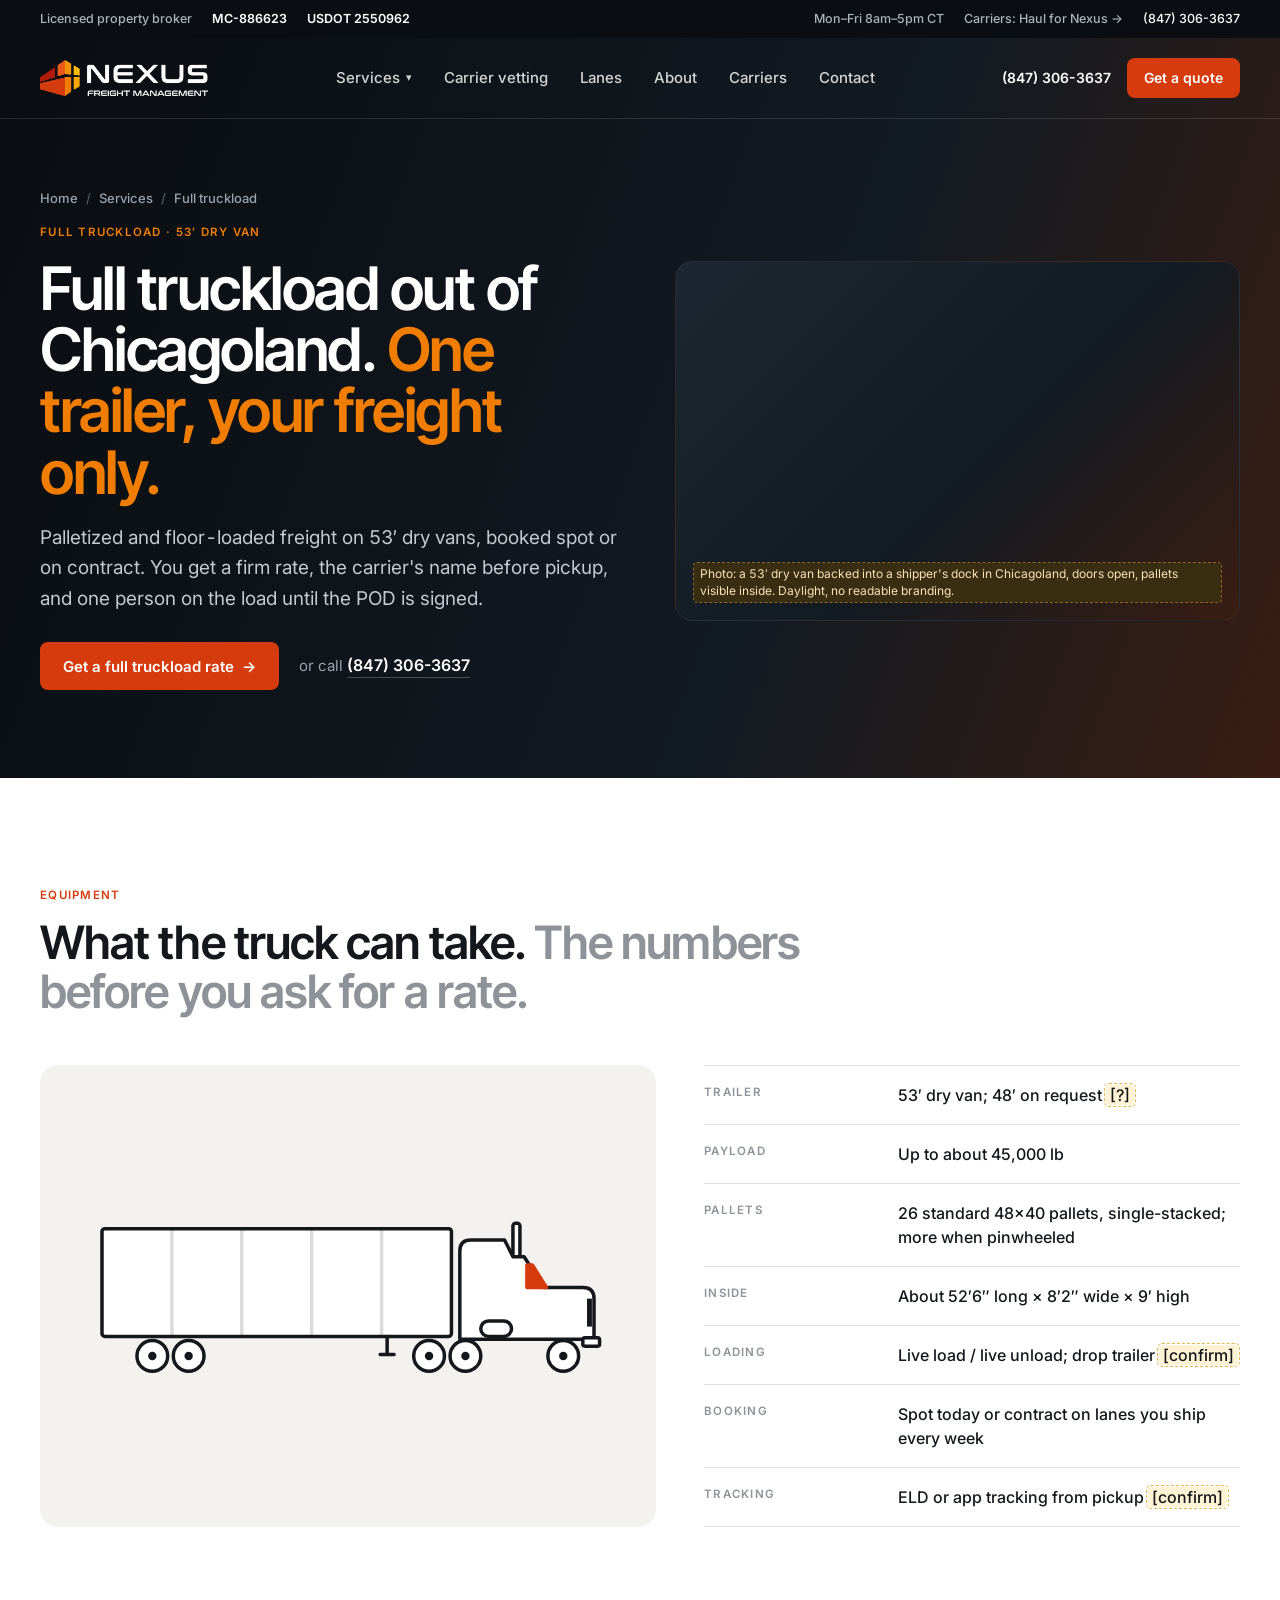
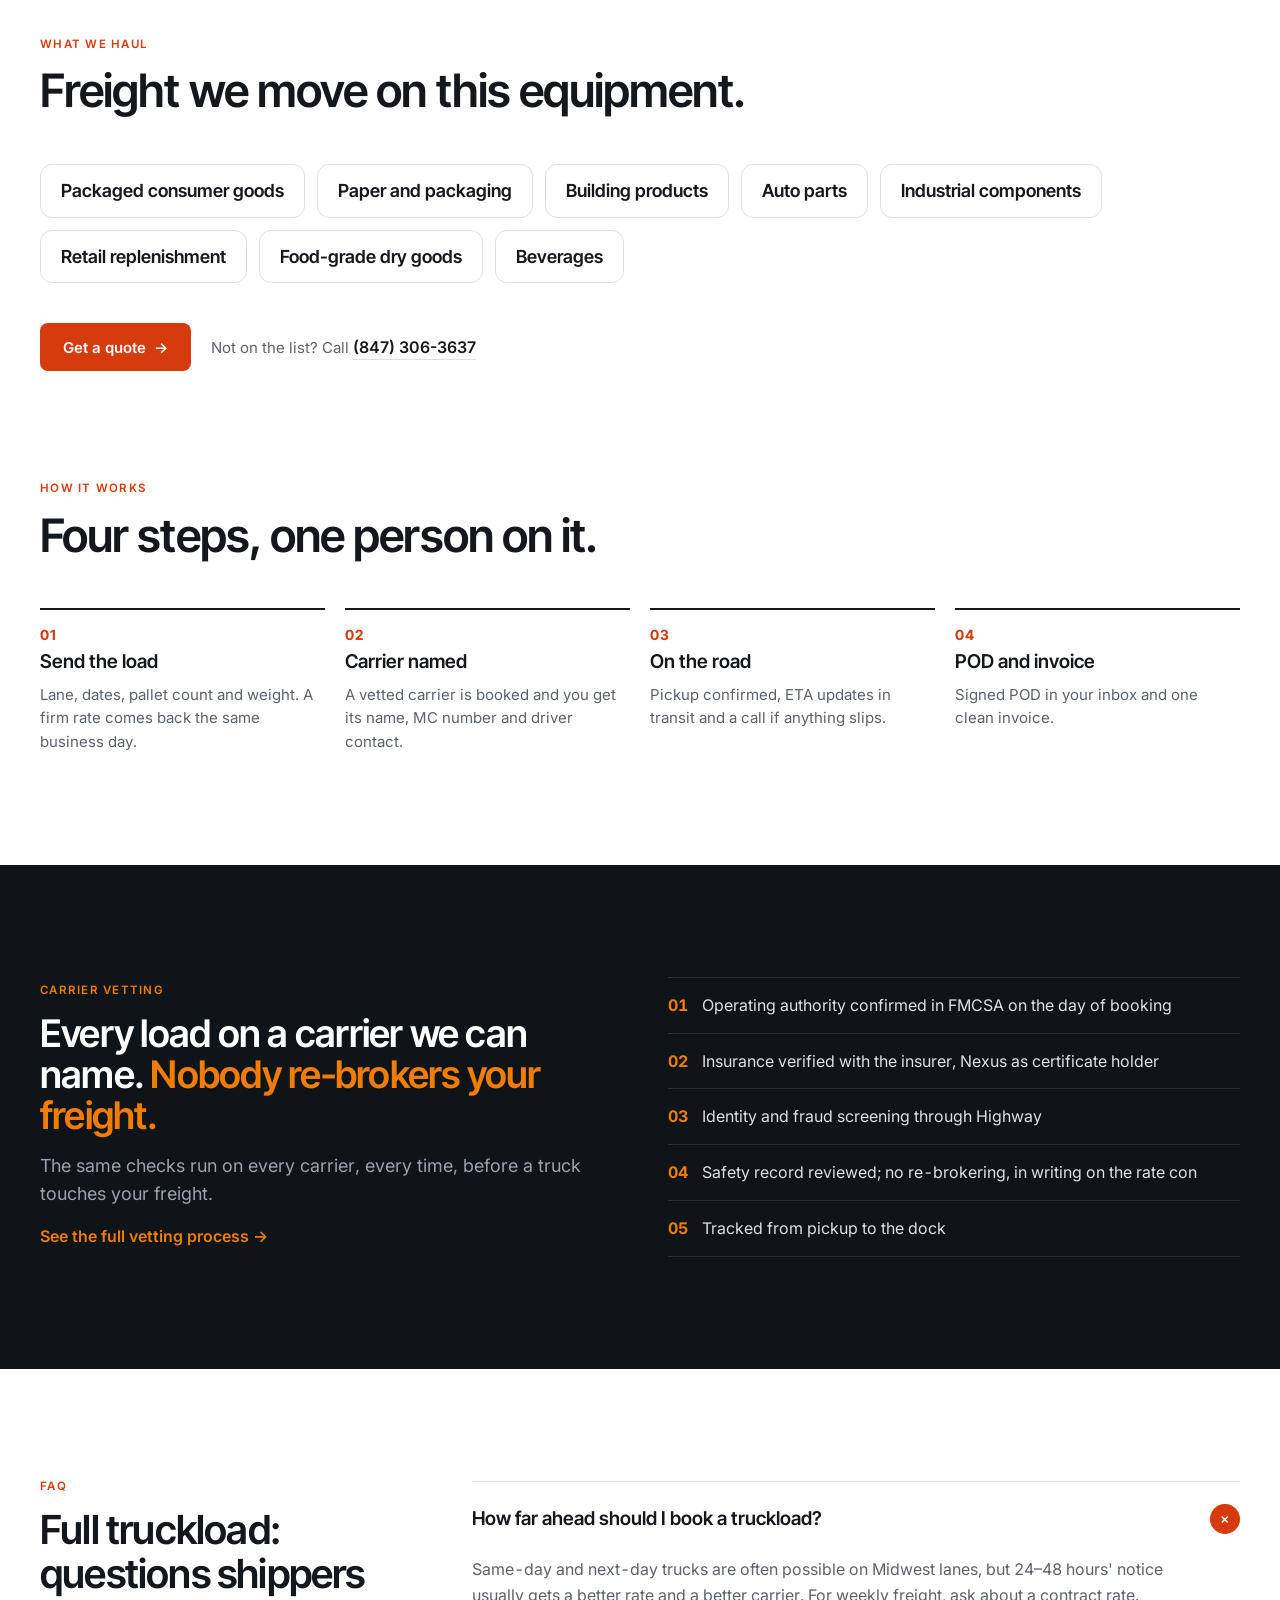
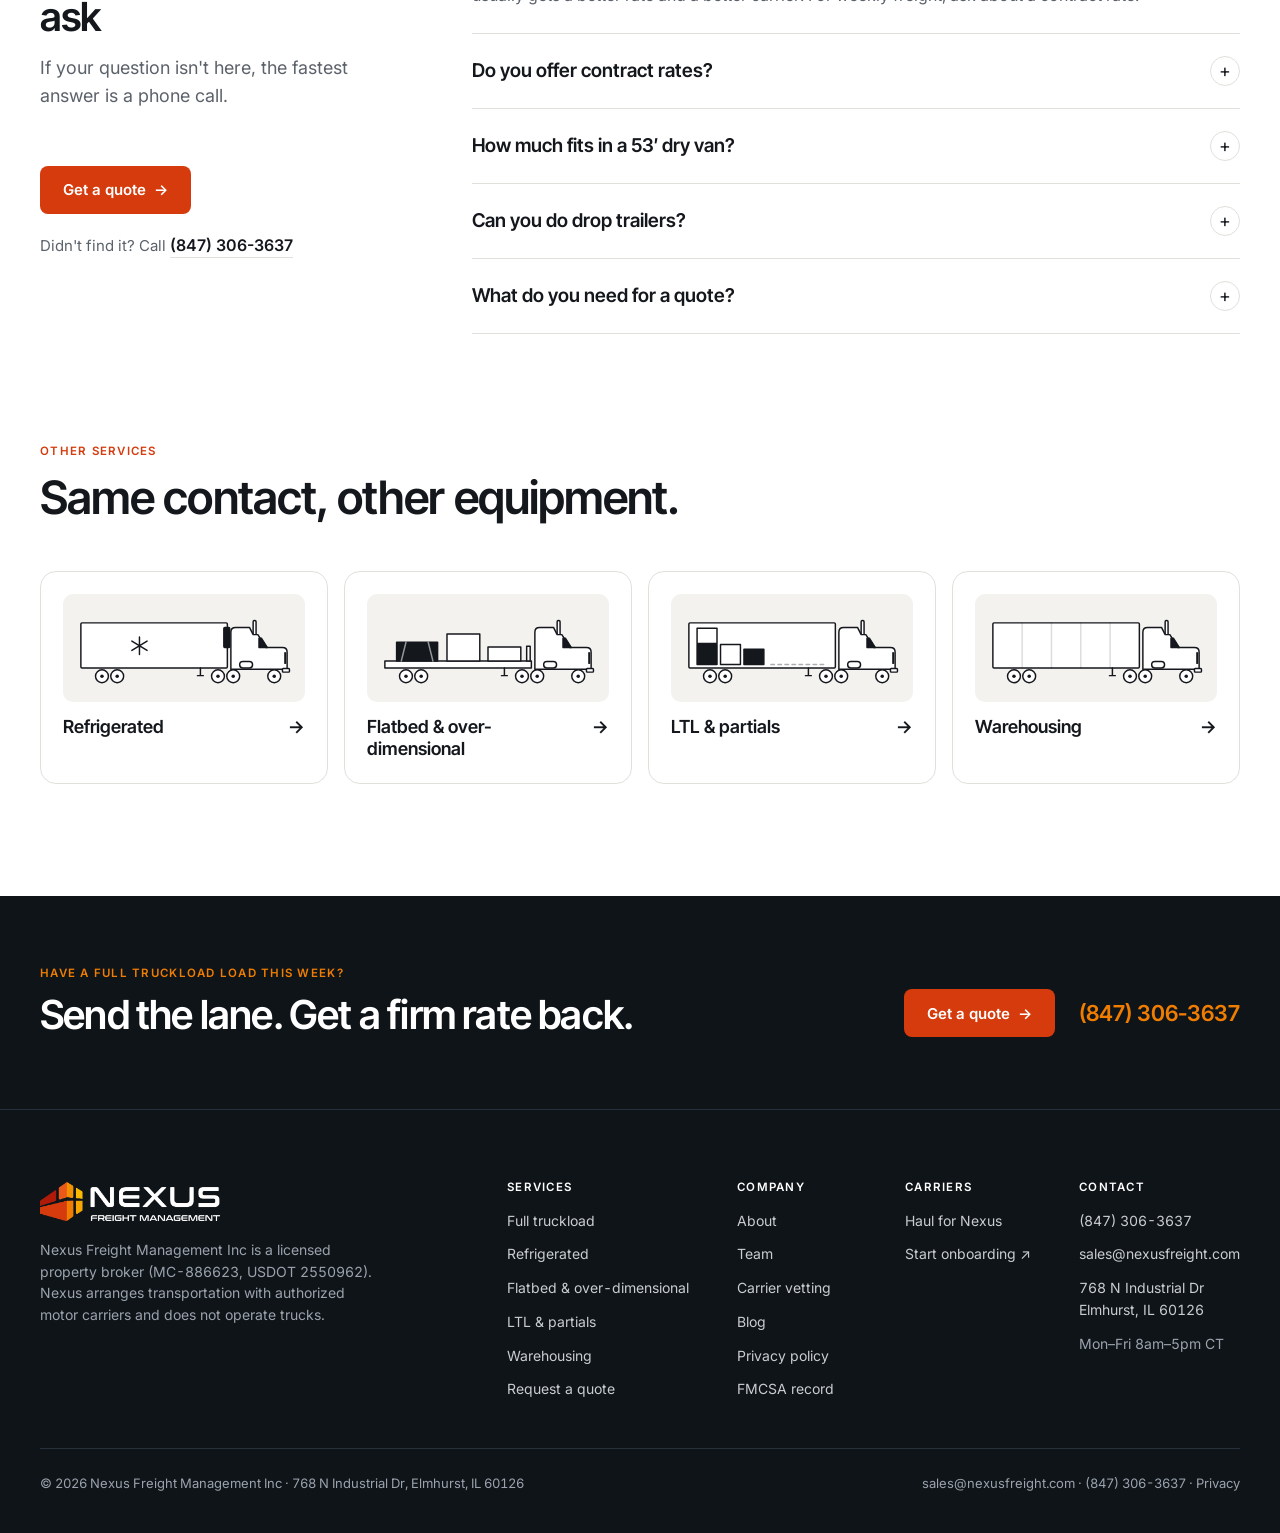
<file: full-truckload.html>
<!doctype html>
<html lang="en">
<head>
<meta charset="utf-8">
<meta name="robots" content="noindex, nofollow">
<meta name="viewport" content="width=device-width, initial-scale=1">
<title>Full Truckload Freight Broker in Chicago, IL | Nexus Freight</title>
<meta name="description" content="53′ dry van full truckload out of Chicagoland: spot or contract, a vetted carrier named before pickup and one contact from quote to POD. Licensed broker MC-886623.">
<link rel="canonical" href="https://nexusfreight.com/full-truckload">
<meta property="og:type" content="website">
<meta property="og:site_name" content="Nexus Freight Management">
<meta property="og:title" content="Full Truckload Freight Broker in Chicago, IL | Nexus Freight">
<meta property="og:description" content="53′ dry van full truckload out of Chicagoland: spot or contract, a vetted carrier named before pickup and one contact from quote to POD. Licensed broker MC-886623.">
<meta property="og:url" content="https://nexusfreight.com/full-truckload">
<meta property="og:image" content="https://nexusfreight.com/assets/img/og-image.jpg">
<meta property="og:image:width" content="1200"><meta property="og:image:height" content="630">
<meta name="twitter:card" content="summary_large_image">
<meta name="theme-color" content="#0F1419">
<link rel="icon" href="assets/img/favicon-32.png?v=1ab4cd3b" sizes="32x32" type="image/png">
<link rel="apple-touch-icon" href="assets/img/apple-touch-icon.png?v=4abcfe99">
<link rel="preconnect" href="https://fonts.googleapis.com"><link rel="preconnect" href="https://fonts.gstatic.com" crossorigin>
<link rel="stylesheet" href="https://fonts.googleapis.com/css2?family=Inter+Tight:wght@500;600;700&amp;family=Inter:wght@400;500;600;700&amp;display=swap">
<link rel="stylesheet" href="assets/site.css?v=d2790fc0">
<script type="application/ld+json">{"@context": "https://schema.org", "@graph": [{"@type": ["Organization", "LocalBusiness"], "@id": "https://nexusfreight.com/#org", "name": "Nexus Freight Management Inc", "url": "https://nexusfreight.com/", "logo": "https://nexusfreight.com/assets/img/logo-nexus-dark.png", "image": "https://nexusfreight.com/assets/img/og-image.jpg", "description": "Licensed freight broker in Elmhurst, Illinois. Full truckload, refrigerated, flatbed and LTL freight on vetted carriers.", "telephone": "+1-847-306-3637", "email": "sales@nexusfreight.com", "foundingDate": "2014", "address": {"@type": "PostalAddress", "streetAddress": "768 N Industrial Dr", "addressLocality": "Elmhurst", "addressRegion": "IL", "postalCode": "60126", "addressCountry": "US"}, "geo": {"@type": "GeoCoordinates", "latitude": 41.9225, "longitude": -87.9473}, "openingHoursSpecification": [{"@type": "OpeningHoursSpecification", "dayOfWeek": ["Monday", "Tuesday", "Wednesday", "Thursday", "Friday"], "opens": "08:00", "closes": "17:00"}], "areaServed": {"@type": "Country", "name": "United States"}, "identifier": [{"@type": "PropertyValue", "propertyID": "USDOT", "value": "2550962"}, {"@type": "PropertyValue", "propertyID": "MC", "value": "MC-886623"}]}, {"@type": "Service", "name": "Full truckload freight brokerage", "serviceType": "Full truckload", "provider": {"@id": "https://nexusfreight.com/#org"}, "areaServed": {"@type": "Country", "name": "United States"}, "url": "https://nexusfreight.com/full-truckload", "description": "53′ dry van full truckload out of Chicagoland: spot or contract, a vetted carrier named before pickup and one contact from quote to POD. Licensed broker MC-886623."}, {"@type": "BreadcrumbList", "itemListElement": [{"@type": "ListItem", "position": 1, "name": "Home", "item": "https://nexusfreight.com/"}, {"@type": "ListItem", "position": 2, "name": "Services", "item": "https://nexusfreight.com/#services"}, {"@type": "ListItem", "position": 3, "name": "Full truckload", "item": "https://nexusfreight.com/full-truckload"}]}, {"@type": "FAQPage", "mainEntity": [{"@type": "Question", "name": "How far ahead should I book a truckload?", "acceptedAnswer": {"@type": "Answer", "text": "Same-day and next-day trucks are often possible on Midwest lanes, but 24–48 hours' notice usually gets a better rate and a better carrier. For weekly freight, ask about a contract rate."}}, {"@type": "Question", "name": "Do you offer contract rates?", "acceptedAnswer": {"@type": "Answer", "text": "Yes, for lanes you ship regularly. We price them on your volume and pickup pattern, then hold the same contact on every load."}}, {"@type": "Question", "name": "How much fits in a 53′ dry van?", "acceptedAnswer": {"@type": "Answer", "text": "Typically 26 standard pallets single-stacked and up to about 45,000 lb of freight, depending on the carrier's tractor and the axle weights."}}, {"@type": "Question", "name": "Can you do drop trailers?", "acceptedAnswer": {"@type": "Answer", "text": "[Confirm with Nexus: drop trailer availability, and on which lanes.]"}}, {"@type": "Question", "name": "What do you need for a quote?", "acceptedAnswer": {"@type": "Answer", "text": "Pickup and delivery ZIP codes, dates, the commodity, pallet count and weight, and any appointment or accessorial needs."}}]}]}</script>
<script>
  /* ?bg=a…f background variant (default d) · ?figma = html.to.figma capture: no motion, nothing sticky */
  (function () {
    var q = location.search, d = document.documentElement;
    var m = q.match(/bg=([a-f])/); d.setAttribute('data-bg', m ? m[1] : 'd');
    var still = /figma/.test(q) || (window.matchMedia && matchMedia('(prefers-reduced-motion: reduce)').matches);
    if (!still && 'IntersectionObserver' in window) d.classList.add('anim');
    if (/figma/.test(q)) d.classList.add('figma');
  })();
</script>
</head>
<body>

<!--HEADER-->
<div class="utility">
  <div class="container">
    <div class="left"><span class="hide-m">Licensed property broker</span><span><b>MC-886623</b></span><span><b>USDOT 2550962</b></span></div>
    <div class="right"><span class="hide-m">Mon–Fri 8am–5pm CT</span><a class="carrier-link" href="carriers.html"><span class="hide-m">Carriers: </span>Haul for Nexus →</a><a class="hide-m" href="tel:+18473063637" data-track="call">(847) 306-3637</a></div>
  </div>
</div>
<!-- Header: sticky on the live page, solid once scrolled; static for ?figma capture -->
<header class="header">
  <div class="container">
    <a class="logo" href="index.html"><img width="640" height="137" src="assets/img/logo-nexus-white.png?v=5790f7f6" alt="Nexus Freight Management"></a>
    <nav class="nav" aria-label="Main">
      <div class="nav-dd">
        <button type="button" aria-expanded="false" aria-haspopup="true">Services <span class="car">▾</span></button>
        <div class="dd"><div class="dd-inner">
          <a href="full-truckload.html">Full truckload<small>53′ dry van, spot or contract</small></a>
          <a href="refrigerated.html">Refrigerated<small>Frozen and chilled, set point on the rate con</small></a>
          <a href="flatbed.html">Flatbed & over-dimensional<small>Steel, machinery, permits and escorts</small></a>
          <a href="ltl.html">LTL & partials<small>When a full trailer is more truck than you need</small></a>
          <a href="warehousing.html">Warehousing<small>Storage and cross-dock in Chicagoland</small></a>
          <a class="all" href="index.html#services">All services →</a>
        </div></div>
      </div>
      <a href="index.html#vetting">Carrier vetting</a>
      <a href="index.html#lanes">Lanes</a>
      <a href="about.html">About</a>
      <a href="carriers.html">Carriers</a>
      <a href="index.html#contact">Contact</a>
    </nav>
    <div class="actions">
      <a class="phone" href="tel:+18473063637" data-track="call">(847) 306-3637</a>
      <a class="btn btn-primary btn-sm" href="index.html#contact" data-track="quote">Get a quote</a>
      <button class="menu-btn" type="button" aria-expanded="false" aria-controls="mnav" aria-label="Open menu"><span></span><span></span><span></span></button>
    </div>
  </div>
  <div class="mnav" id="mnav" hidden>
    <div class="mnav-top"><a class="logo" href="index.html"><img width="640" height="137" src="assets/img/logo-nexus-white.png?v=5790f7f6" alt="Nexus Freight Management"></a><button class="menu-close" type="button" aria-label="Close menu"><span></span><span></span></button></div>
    <span class="m-h">Services</span>
    <div class="m-sub">
      <a href="full-truckload.html">Full truckload</a>
      <a href="refrigerated.html">Refrigerated</a>
      <a href="flatbed.html">Flatbed &amp; OD</a>
      <a href="ltl.html">LTL &amp; partials</a>
      <a href="warehousing.html">Warehousing</a>
    </div>
    <a href="index.html#vetting">Carrier vetting</a>
    <a href="index.html#lanes">Lanes</a>
    <a href="about.html">About</a>
    <a href="carriers.html">Carriers</a>
    <a href="blog.html">Blog</a>
    <a href="index.html#contact">Contact</a>
    <div class="m-foot">
      <a class="m-phone" href="tel:+18473063637" data-track="call">(847) 306-3637</a>
      <a class="btn btn-primary btn-block" href="index.html#contact" data-track="quote">Get a quote <span class="arr">→</span></a>
      <span class="m-meta">Mon–Fri 8am–5pm CT</span><span class="m-meta">MC-886623 · USDOT 2550962</span>
    </div>
  </div>
</header>
<!--/HEADER-->

<section class="hero page-hero">
  <div class="container page-hero-inner split">
    <div class="ph-copy rise">
      <nav class="crumbs" aria-label="Breadcrumb"><a href="index.html">Home</a><span class="sep">/</span><a href="index.html#services">Services</a><span class="sep">/</span><span>Full truckload</span></nav>
      <span class="eyebrow">Full truckload · 53′ dry van</span>
      <h1>Full truckload out of Chicagoland. <span class="accent">One trailer, your freight only.</span></h1>
      <p class="lede-d">Palletized and floor-loaded freight on 53′ dry vans, booked spot or on contract. You get a firm rate, the carrier's name before pickup, and one person on the load until the POD is signed.</p>
      <div class="cta-line reveal"><a class="btn btn-primary" href="index.html?eq=dryvan#contact" data-track="quote">Get a full truckload rate <span class="arr">→</span></a><span>or call <a class="tel" href="tel:+18473063637" data-track="call">(847) 306-3637</a></span></div>
    </div>
    <div class="shot rise" style="--d:.15s"><span class="cover-tag">Photo: a 53′ dry van backed into a shipper's dock in Chicagoland, doors open, pallets visible inside. Daylight, no readable branding.</span></div>
  </div>
</section>

<section class="section">
  <div class="container">
    <div class="sec-head reveal"><span class="eyebrow">Equipment</span><h2>What the truck can take. <span class="grey">The numbers before you ask for a rate.</span></h2></div>
    <div class="spec-wrap">
      <div class="eq-card eq-on reveal"><svg xmlns="http://www.w3.org/2000/svg" aria-hidden="true" width="372" height="140" viewBox="0 0 372 140" aria-label="53-foot dry van trailer" fill="none" stroke="#14171C" stroke-width="2.5" stroke-linejoin="round" stroke-linecap="round"><rect x="10" y="22" width="250" height="77" rx="2" fill="#FFFFFF"/><line x1="60" y1="22" x2="60" y2="99" stroke-opacity=".15"/><line x1="110" y1="22" x2="110" y2="99" stroke-opacity=".15"/><line x1="160" y1="22" x2="160" y2="99" stroke-opacity=".15"/><line x1="210" y1="22" x2="210" y2="99" stroke-opacity=".15"/><path d="M214 99V111M209 112H219"/><circle cx="46" cy="113" r="11" fill="#FFFFFF"/><circle cx="46" cy="113" r="3" fill="#14171C" stroke="none"/><circle cx="72" cy="113" r="11" fill="#FFFFFF"/><circle cx="72" cy="113" r="3" fill="#14171C" stroke="none"/><rect x="304" y="18" width="5" height="44" rx="2" fill="#FFFFFF"/><path d="M266 101V38Q266 30 274 30H298L304 42H312L326 64H354Q362 64 362 72V101Z" fill="#FFFFFF"/><path class="acc acc-f" d="M314 48H318L328 64H314Z" fill="#14171C" stroke="#14171C"/><rect x="357" y="72" width="3.5" height="20" fill="#14171C" stroke="none"/><rect x="281" y="88" width="22" height="11" rx="5.5" fill="#FFFFFF"/><rect x="354" y="100" width="12" height="6" rx="1.5" fill="#FFFFFF"/><circle cx="244" cy="113" r="11" fill="#FFFFFF"/><circle cx="244" cy="113" r="3" fill="#14171C" stroke="none"/><circle cx="270" cy="113" r="11" fill="#FFFFFF"/><circle cx="270" cy="113" r="3" fill="#14171C" stroke="none"/><circle cx="340" cy="113" r="11" fill="#FFFFFF"/><circle cx="340" cy="113" r="3" fill="#14171C" stroke="none"/></svg></div>
      <div class="spec-table reveal"><div class="spec-row"><span class="k">Trailer</span><span class="v">53′ dry van; 48′ on request <span class="ph">[?]</span></span></div><div class="spec-row"><span class="k">Payload</span><span class="v">Up to about 45,000 lb</span></div><div class="spec-row"><span class="k">Pallets</span><span class="v">26 standard 48×40 pallets, single-stacked; more when pinwheeled</span></div><div class="spec-row"><span class="k">Inside</span><span class="v">About 52′6″ long × 8′2″ wide × 9′ high</span></div><div class="spec-row"><span class="k">Loading</span><span class="v">Live load / live unload; drop trailer <span class="ph">[confirm]</span></span></div><div class="spec-row"><span class="k">Booking</span><span class="v">Spot today or contract on lanes you ship every week</span></div><div class="spec-row"><span class="k">Tracking</span><span class="v">ELD or app tracking from pickup <span class="ph">[confirm]</span></span></div></div>
    </div>
  </div>
</section>

<section class="section tint" style="padding-top:0">
  <div class="container">
    <div class="sec-head reveal"><span class="eyebrow">What we haul</span><h2>Freight we move on this equipment.</h2></div>
    <div class="haul reveal"><span>Packaged consumer goods</span><span>Paper and packaging</span><span>Building products</span><span>Auto parts</span><span>Industrial components</span><span>Retail replenishment</span><span>Food-grade dry goods</span><span>Beverages</span></div>
    <div class="cta-line reveal"><a class="btn btn-primary" href="index.html?eq=dryvan#contact" data-track="quote">Get a quote <span class="arr">→</span></a><span>Not on the list? Call <a class="tel" href="tel:+18473063637" data-track="call">(847) 306-3637</a></span></div>
  </div>
</section>

<section class="section" style="padding-top:0">
  <div class="container">
    <div class="sec-head reveal"><span class="eyebrow">How it works</span><h2>Four steps, one person on it.</h2></div>
    <div class="msteps"><div class="mstep reveal" style="--d:0.00s"><span class="n">01</span><h3>Send the load</h3><p>Lane, dates, pallet count and weight. A firm rate comes back the same business day.</p></div><div class="mstep reveal" style="--d:0.08s"><span class="n">02</span><h3>Carrier named</h3><p>A vetted carrier is booked and you get its name, MC number and driver contact.</p></div><div class="mstep reveal" style="--d:0.16s"><span class="n">03</span><h3>On the road</h3><p>Pickup confirmed, ETA updates in transit and a call if anything slips.</p></div><div class="mstep reveal" style="--d:0.24s"><span class="n">04</span><h3>POD and invoice</h3><p>Signed POD in your inbox and one clean invoice.</p></div></div>
  </div>
</section>

<section class="section night">
  <div class="container vet-mini">
    <div class="sec-head reveal">
      <span class="eyebrow">Carrier vetting</span>
      <h2>Every load on a carrier we can name. <span class="accent">Nobody re&#8209;brokers your freight.</span></h2>
      <p>The same checks run on every carrier, every time, before a truck touches your freight.</p>
      <a class="link-arrow" href="index.html#vetting">See the full vetting process <span class="arr">→</span></a>
    </div>
    <div class="checks reveal">
      <div><b>01</b>Operating authority confirmed in FMCSA on the day of booking</div>
      <div><b>02</b>Insurance verified with the insurer, Nexus as certificate holder</div>
      <div><b>03</b>Identity and fraud screening through Highway</div>
      <div><b>04</b>Safety record reviewed; no re-brokering, in writing on the rate con</div>
      <div><b>05</b>Tracked from pickup to the dock</div>
    </div>
  </div>
</section>

<section class="section">
  <div class="container">
    <div class="faq-wrap">
      <div class="sec-head reveal">
        <span class="eyebrow">FAQ</span>
        <h2>Full truckload: questions shippers ask</h2>
        <p>If your question isn't here, the fastest answer is a phone call.</p>
        <div class="cta-line reveal"><a class="btn btn-primary" href="index.html#contact" data-track="quote">Get a quote <span class="arr">→</span></a><span>Didn't find it? Call <a class="tel" href="tel:+18473063637" data-track="call">(847) 306-3637</a></span></div>
      </div>
      <div class="faq-list reveal">
<details class="faq-item" open><summary>How far ahead should I book a truckload?<span class="pm">+</span></summary><div class="faq-a">Same-day and next-day trucks are often possible on Midwest lanes, but 24–48 hours' notice usually gets a better rate and a better carrier. For weekly freight, ask about a contract rate.</div></details>
<details class="faq-item"><summary>Do you offer contract rates?<span class="pm">+</span></summary><div class="faq-a">Yes, for lanes you ship regularly. We price them on your volume and pickup pattern, then hold the same contact on every load.</div></details>
<details class="faq-item"><summary>How much fits in a 53′ dry van?<span class="pm">+</span></summary><div class="faq-a">Typically 26 standard pallets single-stacked and up to about 45,000 lb of freight, depending on the carrier's tractor and the axle weights.</div></details>
<details class="faq-item"><summary>Can you do drop trailers?<span class="pm">+</span></summary><div class="faq-a"><span class="ph">[Confirm with Nexus: drop trailer availability, and on which lanes.]</span></div></details>
<details class="faq-item"><summary>What do you need for a quote?<span class="pm">+</span></summary><div class="faq-a">Pickup and delivery ZIP codes, dates, the commodity, pallet count and weight, and any appointment or accessorial needs.</div></details>
      </div>
    </div>
  </div>
</section>

<section class="section tint" style="padding-top:0">
  <div class="container">
    <div class="sec-head reveal"><span class="eyebrow">Other services</span><h2>Same contact, other equipment.</h2></div>
    <div class="rel"><a class="reveal" href="refrigerated.html"><div class="rel-art"><svg xmlns="http://www.w3.org/2000/svg" aria-hidden="true" width="372" height="140" viewBox="0 0 372 140" aria-label="Refrigerated trailer" fill="none" stroke="#14171C" stroke-width="2.5" stroke-linejoin="round" stroke-linecap="round"><rect x="10" y="22" width="250" height="77" rx="2" fill="#FFFFFF"/><path class="acc" d="M110 46v30M97 53l26 16M97 69l26-16" stroke="#14171C"/><rect x="254" y="30" width="10" height="34" rx="1.5" fill="#14171C" stroke="#14171C" class="acc acc-f"/><path d="M214 99V111M209 112H219"/><circle cx="46" cy="113" r="11" fill="#FFFFFF"/><circle cx="46" cy="113" r="3" fill="#14171C" stroke="none"/><circle cx="72" cy="113" r="11" fill="#FFFFFF"/><circle cx="72" cy="113" r="3" fill="#14171C" stroke="none"/><rect x="304" y="18" width="5" height="44" rx="2" fill="#FFFFFF"/><path d="M266 101V38Q266 30 274 30H298L304 42H312L326 64H354Q362 64 362 72V101Z" fill="#FFFFFF"/><path class="acc acc-f" d="M314 48H318L328 64H314Z" fill="#14171C" stroke="#14171C"/><rect x="357" y="72" width="3.5" height="20" fill="#14171C" stroke="none"/><rect x="281" y="88" width="22" height="11" rx="5.5" fill="#FFFFFF"/><rect x="354" y="100" width="12" height="6" rx="1.5" fill="#FFFFFF"/><circle cx="244" cy="113" r="11" fill="#FFFFFF"/><circle cx="244" cy="113" r="3" fill="#14171C" stroke="none"/><circle cx="270" cy="113" r="11" fill="#FFFFFF"/><circle cx="270" cy="113" r="3" fill="#14171C" stroke="none"/><circle cx="340" cy="113" r="11" fill="#FFFFFF"/><circle cx="340" cy="113" r="3" fill="#14171C" stroke="none"/></svg></div><h3>Refrigerated <span>→</span></h3></a><a class="reveal" href="flatbed.html"><div class="rel-art"><svg xmlns="http://www.w3.org/2000/svg" aria-hidden="true" width="372" height="140" viewBox="0 0 372 140" aria-label="Flatbed trailer with secured load" fill="none" stroke="#14171C" stroke-width="2.5" stroke-linejoin="round" stroke-linecap="round"><rect x="10" y="87" width="250" height="12" fill="#FFFFFF"/><rect x="252" y="62" width="6" height="25" fill="#FFFFFF"/><rect x="30" y="55" width="70" height="32" fill="#14171C" stroke="#14171C" class="acc acc-f"/><path d="M46 55l-8 32M84 55l8 32" stroke="#FFFFFF" stroke-opacity=".55"/><rect x="116" y="41" width="56" height="46" fill="#FFFFFF"/><rect x="186" y="63" width="56" height="24" fill="#FFFFFF"/><path d="M214 99V111M209 112H219"/><circle cx="46" cy="113" r="11" fill="#FFFFFF"/><circle cx="46" cy="113" r="3" fill="#14171C" stroke="none"/><circle cx="72" cy="113" r="11" fill="#FFFFFF"/><circle cx="72" cy="113" r="3" fill="#14171C" stroke="none"/><rect x="304" y="18" width="5" height="44" rx="2" fill="#FFFFFF"/><path d="M266 101V38Q266 30 274 30H298L304 42H312L326 64H354Q362 64 362 72V101Z" fill="#FFFFFF"/><path class="acc acc-f" d="M314 48H318L328 64H314Z" fill="#14171C" stroke="#14171C"/><rect x="357" y="72" width="3.5" height="20" fill="#14171C" stroke="none"/><rect x="281" y="88" width="22" height="11" rx="5.5" fill="#FFFFFF"/><rect x="354" y="100" width="12" height="6" rx="1.5" fill="#FFFFFF"/><circle cx="244" cy="113" r="11" fill="#FFFFFF"/><circle cx="244" cy="113" r="3" fill="#14171C" stroke="none"/><circle cx="270" cy="113" r="11" fill="#FFFFFF"/><circle cx="270" cy="113" r="3" fill="#14171C" stroke="none"/><circle cx="340" cy="113" r="11" fill="#FFFFFF"/><circle cx="340" cy="113" r="3" fill="#14171C" stroke="none"/></svg></div><h3>Flatbed & over-dimensional <span>→</span></h3></a><a class="reveal" href="ltl.html"><div class="rel-art"><svg xmlns="http://www.w3.org/2000/svg" aria-hidden="true" width="372" height="140" viewBox="0 0 372 140" aria-label="Trailer with a partial load of pallets" fill="none" stroke="#14171C" stroke-width="2.5" stroke-linejoin="round" stroke-linecap="round"><rect x="10" y="22" width="250" height="77" rx="2" fill="#FFFFFF"/><rect x="24" y="59" width="34" height="34" fill="#14171C" stroke="#14171C" class="acc acc-f"/><rect x="64" y="59" width="34" height="34" fill="#FFFFFF"/><rect x="24" y="31" width="34" height="26" fill="#FFFFFF"/><rect x="104" y="67" width="34" height="26" fill="#14171C" stroke="#14171C" class="acc acc-f"/><path d="M150 93h96" stroke-dasharray="6 6" stroke-opacity=".35"/><path d="M214 99V111M209 112H219"/><circle cx="46" cy="113" r="11" fill="#FFFFFF"/><circle cx="46" cy="113" r="3" fill="#14171C" stroke="none"/><circle cx="72" cy="113" r="11" fill="#FFFFFF"/><circle cx="72" cy="113" r="3" fill="#14171C" stroke="none"/><rect x="304" y="18" width="5" height="44" rx="2" fill="#FFFFFF"/><path d="M266 101V38Q266 30 274 30H298L304 42H312L326 64H354Q362 64 362 72V101Z" fill="#FFFFFF"/><path class="acc acc-f" d="M314 48H318L328 64H314Z" fill="#14171C" stroke="#14171C"/><rect x="357" y="72" width="3.5" height="20" fill="#14171C" stroke="none"/><rect x="281" y="88" width="22" height="11" rx="5.5" fill="#FFFFFF"/><rect x="354" y="100" width="12" height="6" rx="1.5" fill="#FFFFFF"/><circle cx="244" cy="113" r="11" fill="#FFFFFF"/><circle cx="244" cy="113" r="3" fill="#14171C" stroke="none"/><circle cx="270" cy="113" r="11" fill="#FFFFFF"/><circle cx="270" cy="113" r="3" fill="#14171C" stroke="none"/><circle cx="340" cy="113" r="11" fill="#FFFFFF"/><circle cx="340" cy="113" r="3" fill="#14171C" stroke="none"/></svg></div><h3>LTL & partials <span>→</span></h3></a><a class="reveal" href="warehousing.html"><div class="rel-art"><svg xmlns="http://www.w3.org/2000/svg" aria-hidden="true" width="372" height="140" viewBox="0 0 372 140" aria-label="53-foot dry van trailer" fill="none" stroke="#14171C" stroke-width="2.5" stroke-linejoin="round" stroke-linecap="round"><rect x="10" y="22" width="250" height="77" rx="2" fill="#FFFFFF"/><line x1="60" y1="22" x2="60" y2="99" stroke-opacity=".15"/><line x1="110" y1="22" x2="110" y2="99" stroke-opacity=".15"/><line x1="160" y1="22" x2="160" y2="99" stroke-opacity=".15"/><line x1="210" y1="22" x2="210" y2="99" stroke-opacity=".15"/><path d="M214 99V111M209 112H219"/><circle cx="46" cy="113" r="11" fill="#FFFFFF"/><circle cx="46" cy="113" r="3" fill="#14171C" stroke="none"/><circle cx="72" cy="113" r="11" fill="#FFFFFF"/><circle cx="72" cy="113" r="3" fill="#14171C" stroke="none"/><rect x="304" y="18" width="5" height="44" rx="2" fill="#FFFFFF"/><path d="M266 101V38Q266 30 274 30H298L304 42H312L326 64H354Q362 64 362 72V101Z" fill="#FFFFFF"/><path class="acc acc-f" d="M314 48H318L328 64H314Z" fill="#14171C" stroke="#14171C"/><rect x="357" y="72" width="3.5" height="20" fill="#14171C" stroke="none"/><rect x="281" y="88" width="22" height="11" rx="5.5" fill="#FFFFFF"/><rect x="354" y="100" width="12" height="6" rx="1.5" fill="#FFFFFF"/><circle cx="244" cy="113" r="11" fill="#FFFFFF"/><circle cx="244" cy="113" r="3" fill="#14171C" stroke="none"/><circle cx="270" cy="113" r="11" fill="#FFFFFF"/><circle cx="270" cy="113" r="3" fill="#14171C" stroke="none"/><circle cx="340" cy="113" r="11" fill="#FFFFFF"/><circle cx="340" cy="113" r="3" fill="#14171C" stroke="none"/></svg></div><h3>Warehousing <span>→</span></h3></a></div>
  </div>
</section>

<section class="blog-cta">
  <div class="container blog-cta-inner reveal">
    <div><span class="eyebrow">Have a full truckload load this week?</span><h2>Send the lane. Get a firm rate back.</h2></div>
    <div class="blog-cta-actions"><a class="btn btn-primary" href="index.html?eq=dryvan#contact" data-track="quote">Get a quote <span class="arr">→</span></a><a class="band-phone sm" href="tel:+18473063637" data-track="call">(847) 306-3637</a></div>
  </div>
</section>

<!--FOOTER-->
<footer class="footer">
  <div class="container">
    <div class="footer-top">
      <div class="footer-brand">
        <img width="640" height="137" src="assets/img/logo-nexus-white.png?v=5790f7f6" alt="Nexus Freight Management">
        <p>Nexus Freight Management Inc is a licensed property broker (MC-886623, USDOT 2550962). Nexus arranges transportation with authorized motor carriers and does not operate trucks.</p>
      </div>
      <div class="footer-cols">
        <div class="footer-col"><span class="h">Services</span><a href="full-truckload.html">Full truckload</a><a href="refrigerated.html">Refrigerated</a><a href="flatbed.html">Flatbed & over-dimensional</a><a href="ltl.html">LTL & partials</a><a href="warehousing.html">Warehousing</a><a href="index.html#contact">Request a quote</a></div>
        <div class="footer-col"><span class="h">Company</span><a href="about.html">About</a><a href="index.html#team">Team</a><a href="index.html#vetting">Carrier vetting</a><a href="blog.html">Blog</a><a href="privacy.html">Privacy policy</a><a href="https://safer.fmcsa.dot.gov/query.asp?searchtype=ANY&amp;query_type=queryCarrierSnapshot&amp;query_param=USDOT&amp;query_string=2550962" target="_blank" rel="noopener">FMCSA record</a></div>
        <div class="footer-col"><span class="h">Carriers</span><a href="carriers.html">Haul for Nexus</a><a href="https://highway.com/go/nexus-freight-management" target="_blank" rel="noopener">Start onboarding ↗</a></div>
        <div class="footer-col"><span class="h">Contact</span><a href="tel:+18473063637" data-track="call">(847) 306-3637</a><a href="mailto:sales@nexusfreight.com" data-track="email">sales@nexusfreight.com</a><a href="https://www.google.com/maps/search/?api=1&amp;query=Nexus+Freight+Management+Inc+768+N+Industrial+Dr+Elmhurst+IL" target="_blank" rel="noopener">768 N Industrial Dr<br>Elmhurst, IL 60126</a><span class="f-hours">Mon–Fri 8am–5pm CT</span></div>
      </div>
    </div>
    <div class="footer-bottom">
      <span>© 2026 Nexus Freight Management Inc · <a class="lnk" href="https://www.google.com/maps/search/?api=1&amp;query=Nexus+Freight+Management+Inc+768+N+Industrial+Dr+Elmhurst+IL" target="_blank" rel="noopener">768 N Industrial Dr, Elmhurst, IL 60126</a></span>
      <span><a class="lnk" href="mailto:sales@nexusfreight.com" data-track="email">sales@nexusfreight.com</a> · <a class="lnk" href="tel:+18473063637" data-track="call">(847) 306-3637</a> · <a class="lnk" href="privacy.html">Privacy</a></span>
    </div>
  </div>
</footer>
<!--/FOOTER-->

<!--SCRIPTS-->
<div class="mbar" id="mbar"><a class="call" href="tel:+18473063637" data-track="call"><b>📞 (847) 306-3637</b><small>Call now</small></a><a class="quote" href="index.html#contact" data-track="quote">Get a quote →</a></div>
<script src="assets/site.js?v=fe7e9eb2" defer></script>
<!--/SCRIPTS-->
</body>
</html>
</file>
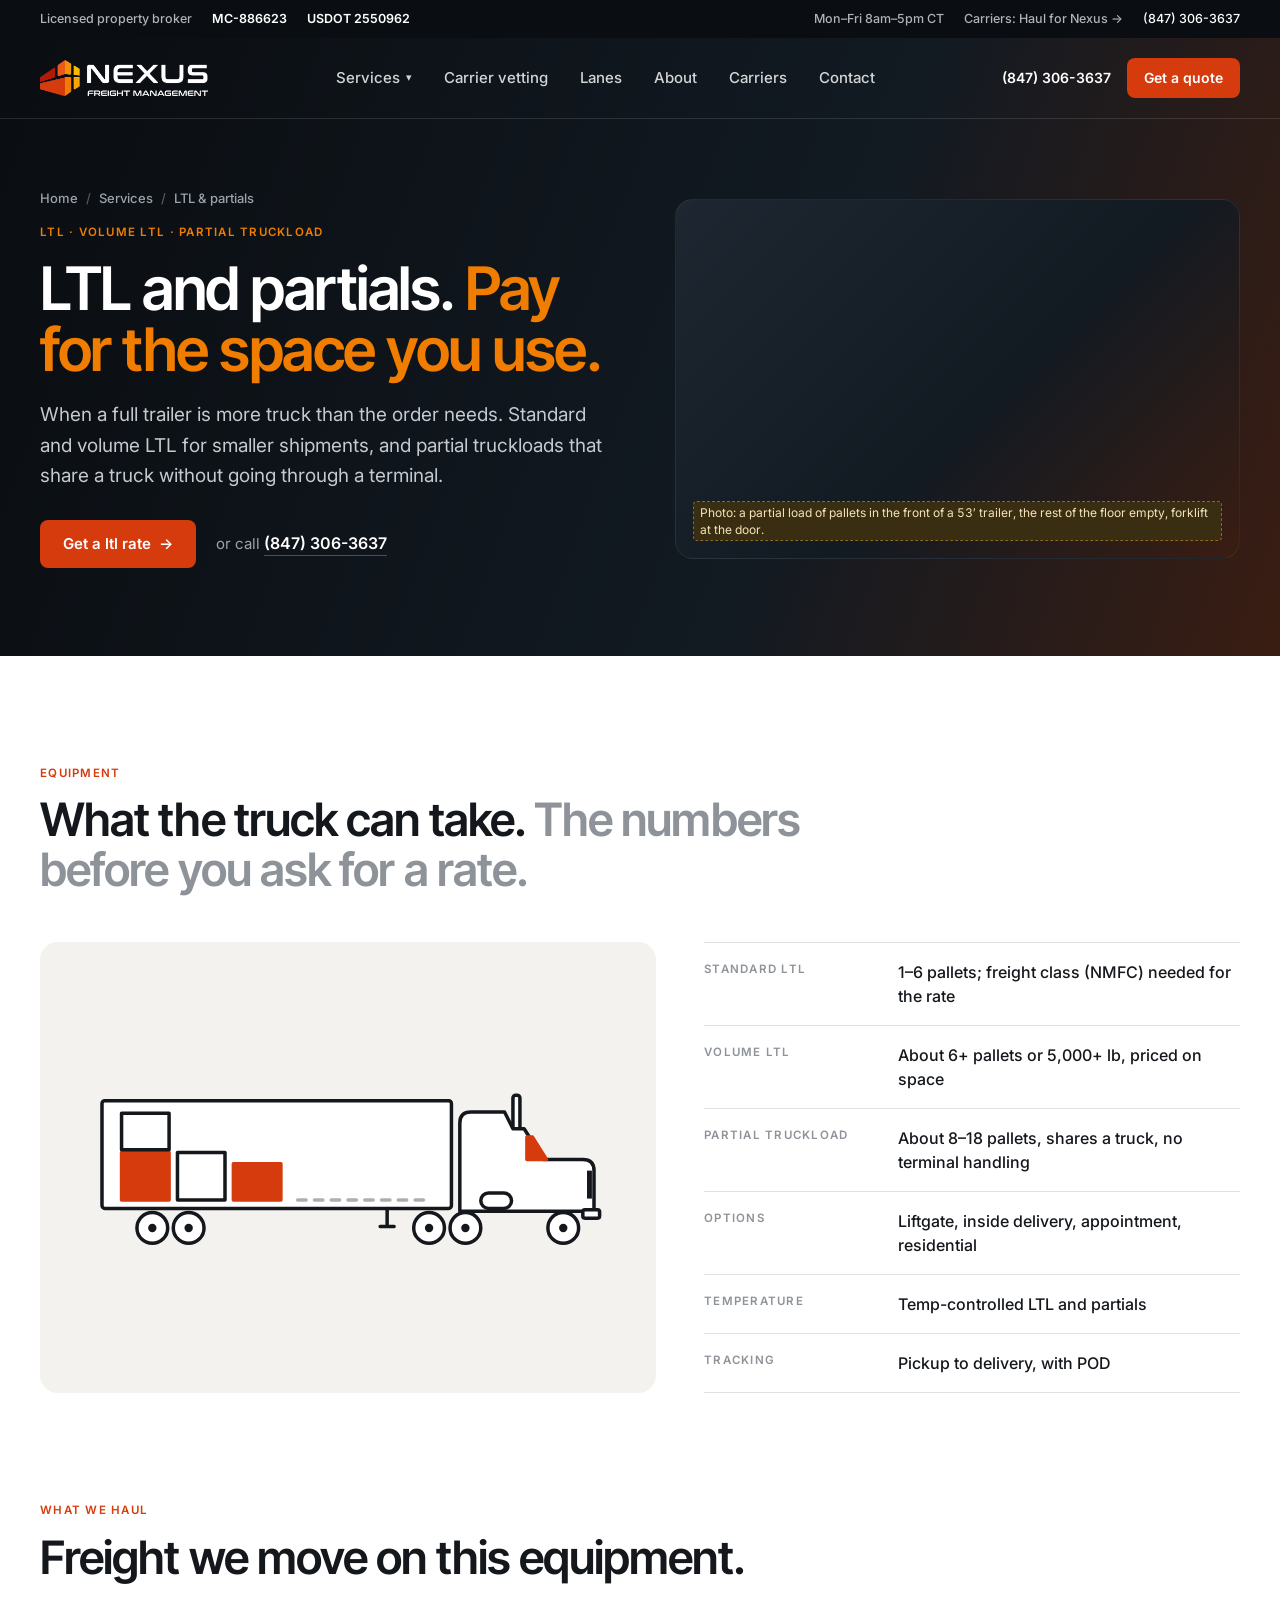
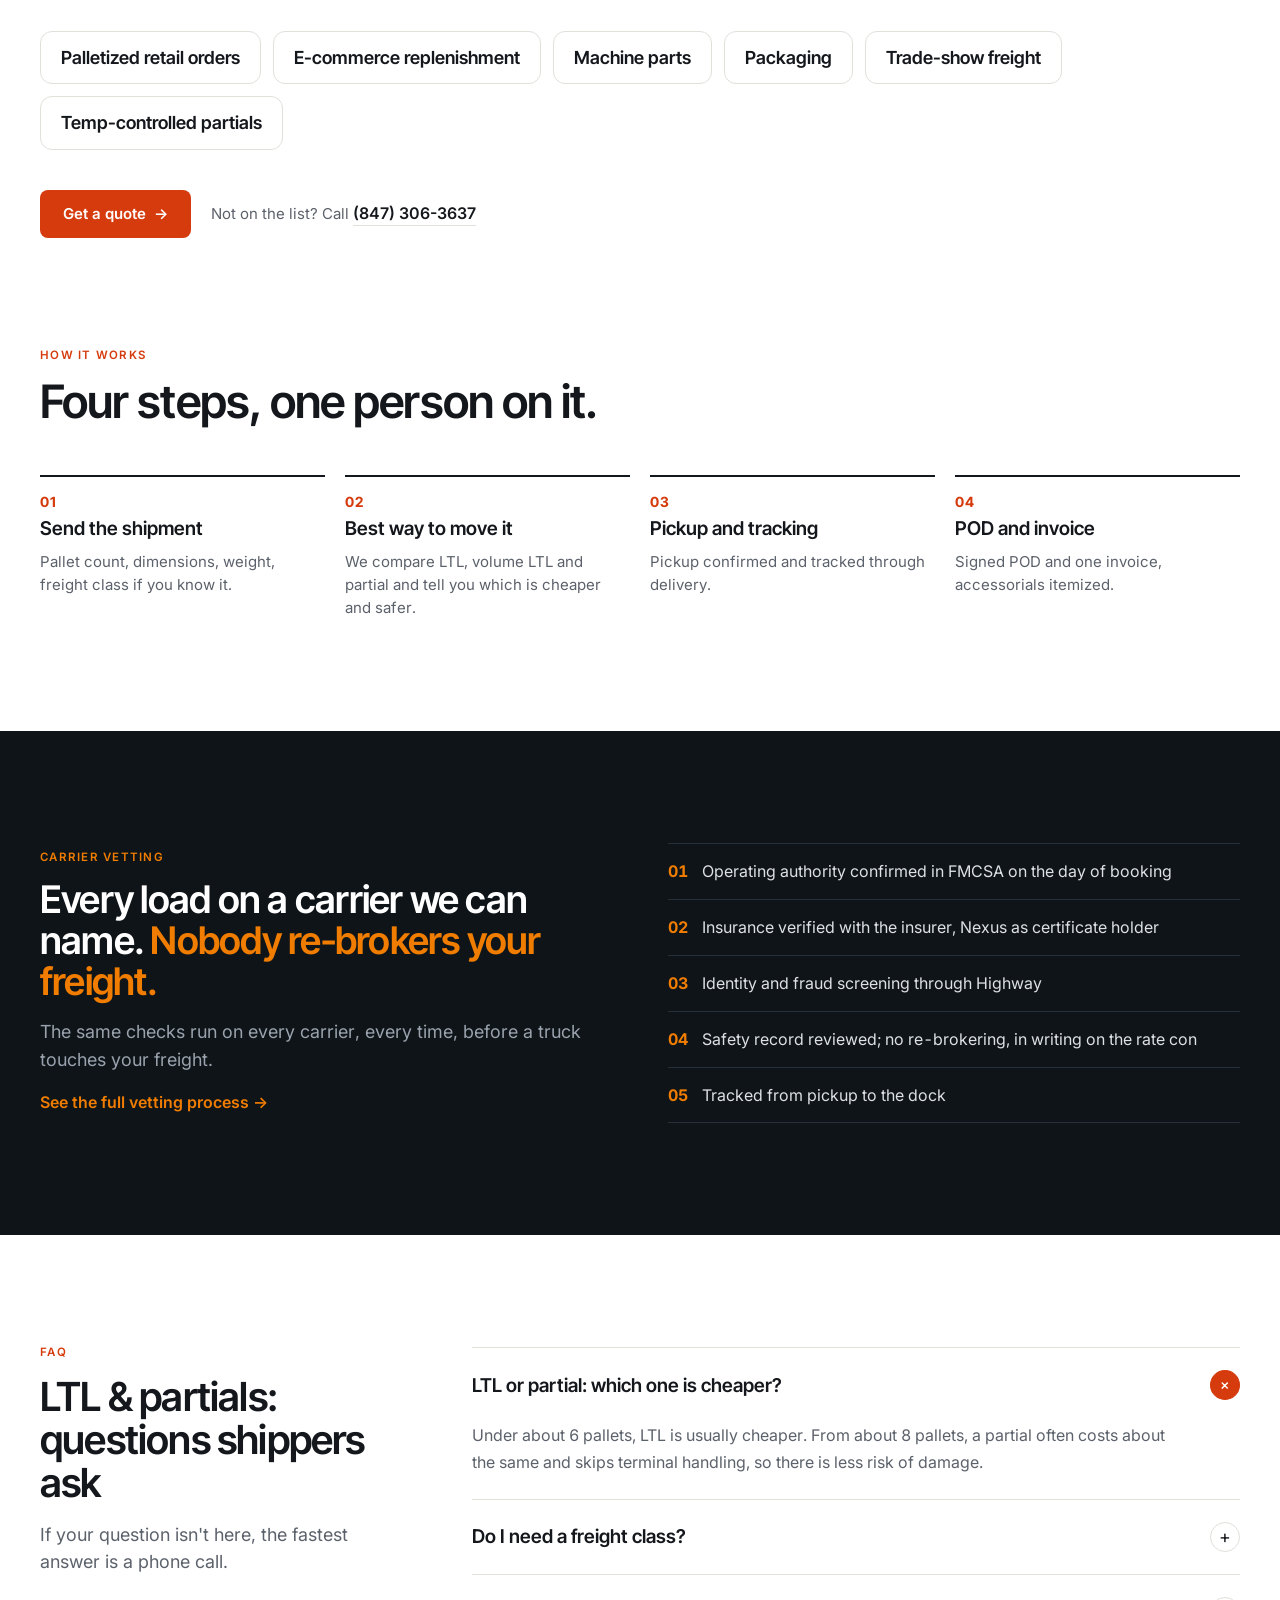
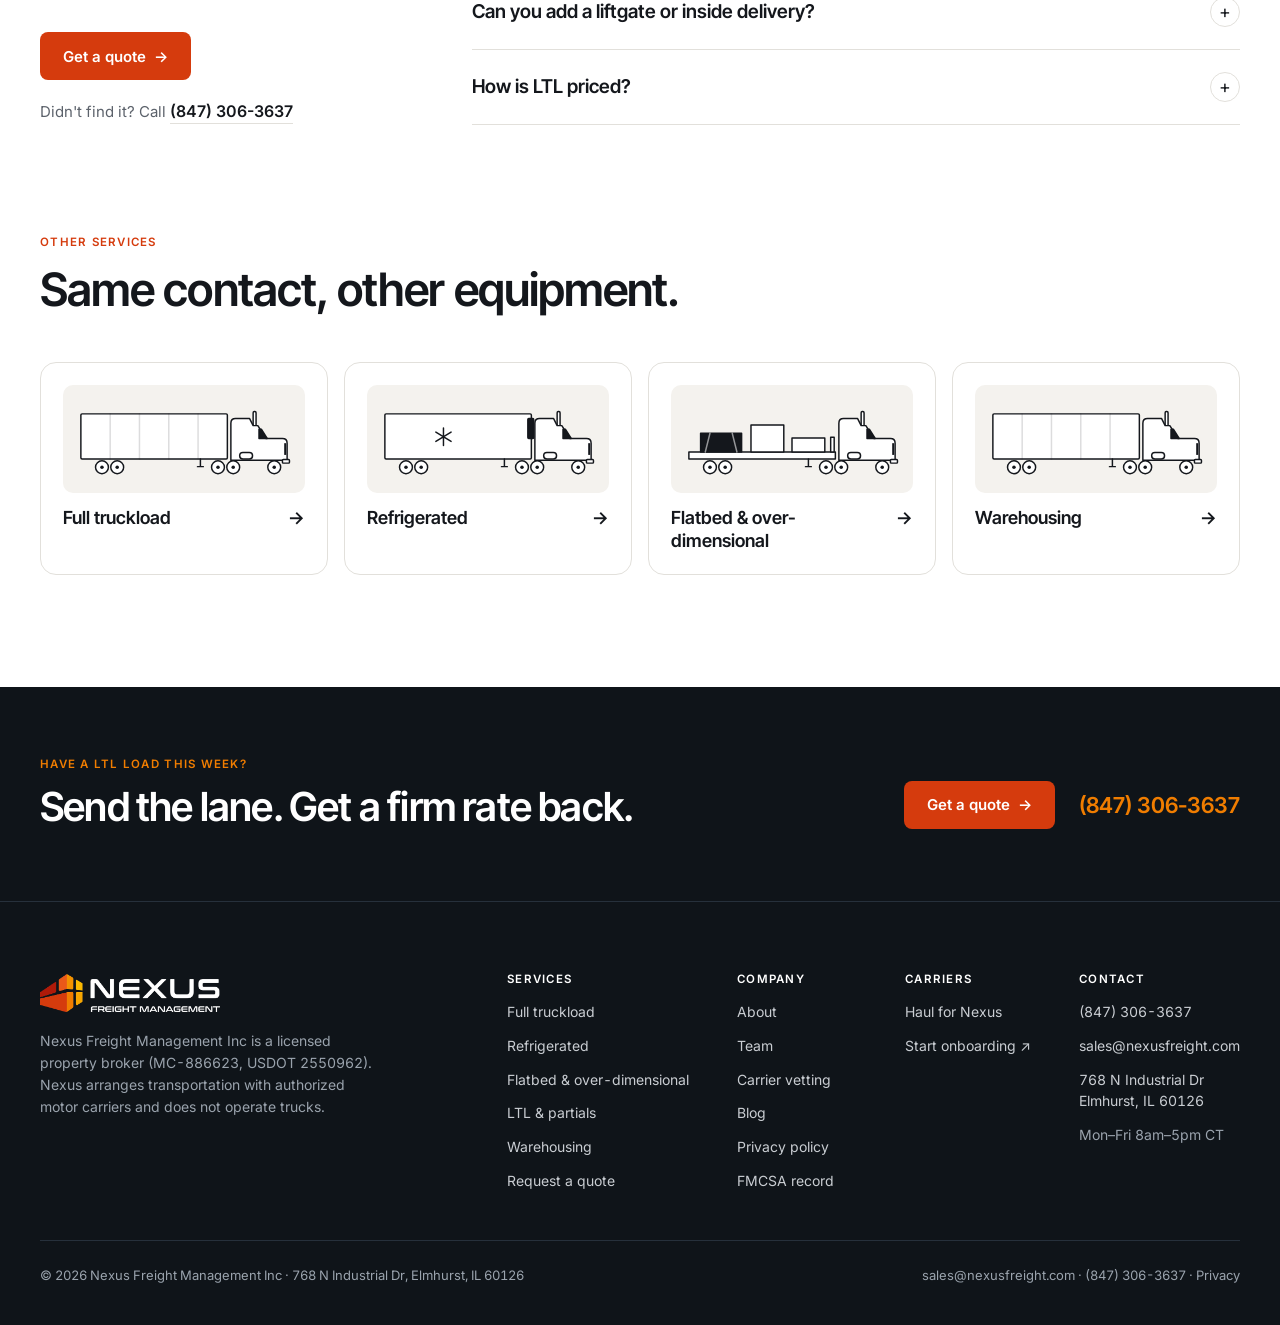
<file: ltl.html>
<!doctype html>
<html lang="en">
<head>
<meta charset="utf-8">
<meta name="robots" content="noindex, nofollow">
<meta name="viewport" content="width=device-width, initial-scale=1">
<title>LTL & Partial Truckload Freight Broker in Chicago, IL | Nexus Freight</title>
<meta name="description" content="Volume LTL and partial truckload out of Chicagoland: pay for the space you use, liftgate and temp-controlled options, one contact on every shipment. MC-886623.">
<link rel="canonical" href="https://nexusfreight.com/ltl">
<meta property="og:type" content="website">
<meta property="og:site_name" content="Nexus Freight Management">
<meta property="og:title" content="LTL & Partial Truckload Freight Broker in Chicago, IL | Nexus Freight">
<meta property="og:description" content="Volume LTL and partial truckload out of Chicagoland: pay for the space you use, liftgate and temp-controlled options, one contact on every shipment. MC-886623.">
<meta property="og:url" content="https://nexusfreight.com/ltl">
<meta property="og:image" content="https://nexusfreight.com/assets/img/og-image.jpg">
<meta property="og:image:width" content="1200"><meta property="og:image:height" content="630">
<meta name="twitter:card" content="summary_large_image">
<meta name="theme-color" content="#0F1419">
<link rel="icon" href="assets/img/favicon-32.png?v=1ab4cd3b" sizes="32x32" type="image/png">
<link rel="apple-touch-icon" href="assets/img/apple-touch-icon.png?v=4abcfe99">
<link rel="preconnect" href="https://fonts.googleapis.com"><link rel="preconnect" href="https://fonts.gstatic.com" crossorigin>
<link rel="stylesheet" href="https://fonts.googleapis.com/css2?family=Inter+Tight:wght@500;600;700&amp;family=Inter:wght@400;500;600;700&amp;display=swap">
<link rel="stylesheet" href="assets/site.css?v=d2790fc0">
<script type="application/ld+json">{"@context": "https://schema.org", "@graph": [{"@type": ["Organization", "LocalBusiness"], "@id": "https://nexusfreight.com/#org", "name": "Nexus Freight Management Inc", "url": "https://nexusfreight.com/", "logo": "https://nexusfreight.com/assets/img/logo-nexus-dark.png", "image": "https://nexusfreight.com/assets/img/og-image.jpg", "description": "Licensed freight broker in Elmhurst, Illinois. Full truckload, refrigerated, flatbed and LTL freight on vetted carriers.", "telephone": "+1-847-306-3637", "email": "sales@nexusfreight.com", "foundingDate": "2014", "address": {"@type": "PostalAddress", "streetAddress": "768 N Industrial Dr", "addressLocality": "Elmhurst", "addressRegion": "IL", "postalCode": "60126", "addressCountry": "US"}, "geo": {"@type": "GeoCoordinates", "latitude": 41.9225, "longitude": -87.9473}, "openingHoursSpecification": [{"@type": "OpeningHoursSpecification", "dayOfWeek": ["Monday", "Tuesday", "Wednesday", "Thursday", "Friday"], "opens": "08:00", "closes": "17:00"}], "areaServed": {"@type": "Country", "name": "United States"}, "identifier": [{"@type": "PropertyValue", "propertyID": "USDOT", "value": "2550962"}, {"@type": "PropertyValue", "propertyID": "MC", "value": "MC-886623"}]}, {"@type": "Service", "name": "LTL & partials freight brokerage", "serviceType": "LTL & partials", "provider": {"@id": "https://nexusfreight.com/#org"}, "areaServed": {"@type": "Country", "name": "United States"}, "url": "https://nexusfreight.com/ltl", "description": "Volume LTL and partial truckload out of Chicagoland: pay for the space you use, liftgate and temp-controlled options, one contact on every shipment. MC-886623."}, {"@type": "BreadcrumbList", "itemListElement": [{"@type": "ListItem", "position": 1, "name": "Home", "item": "https://nexusfreight.com/"}, {"@type": "ListItem", "position": 2, "name": "Services", "item": "https://nexusfreight.com/#services"}, {"@type": "ListItem", "position": 3, "name": "LTL & partials", "item": "https://nexusfreight.com/ltl"}]}, {"@type": "FAQPage", "mainEntity": [{"@type": "Question", "name": "LTL or partial: which one is cheaper?", "acceptedAnswer": {"@type": "Answer", "text": "Under about 6 pallets, LTL is usually cheaper. From about 8 pallets, a partial often costs about the same and skips terminal handling, so there is less risk of damage."}}, {"@type": "Question", "name": "Do I need a freight class?", "acceptedAnswer": {"@type": "Answer", "text": "For standard LTL, yes: the class (NMFC) sets the rate. Volume LTL and partials are priced mainly on space and weight, so the class matters less."}}, {"@type": "Question", "name": "Can you add a liftgate or inside delivery?", "acceptedAnswer": {"@type": "Answer", "text": "Yes. Tell us when you request the rate, so it is on the quote instead of an extra charge later."}}, {"@type": "Question", "name": "How is LTL priced?", "acceptedAnswer": {"@type": "Answer", "text": "On weight, freight class, distance and any accessorials. Accurate dimensions and weight keep the invoice the same as the quote."}}]}]}</script>
<script>
  /* ?bg=a…f background variant (default d) · ?figma = html.to.figma capture: no motion, nothing sticky */
  (function () {
    var q = location.search, d = document.documentElement;
    var m = q.match(/bg=([a-f])/); d.setAttribute('data-bg', m ? m[1] : 'd');
    var still = /figma/.test(q) || (window.matchMedia && matchMedia('(prefers-reduced-motion: reduce)').matches);
    if (!still && 'IntersectionObserver' in window) d.classList.add('anim');
    if (/figma/.test(q)) d.classList.add('figma');
  })();
</script>
</head>
<body>

<!--HEADER-->
<div class="utility">
  <div class="container">
    <div class="left"><span class="hide-m">Licensed property broker</span><span><b>MC-886623</b></span><span><b>USDOT 2550962</b></span></div>
    <div class="right"><span class="hide-m">Mon–Fri 8am–5pm CT</span><a class="carrier-link" href="carriers.html"><span class="hide-m">Carriers: </span>Haul for Nexus →</a><a class="hide-m" href="tel:+18473063637" data-track="call">(847) 306-3637</a></div>
  </div>
</div>
<!-- Header: sticky on the live page, solid once scrolled; static for ?figma capture -->
<header class="header">
  <div class="container">
    <a class="logo" href="index.html"><img width="640" height="137" src="assets/img/logo-nexus-white.png?v=5790f7f6" alt="Nexus Freight Management"></a>
    <nav class="nav" aria-label="Main">
      <div class="nav-dd">
        <button type="button" aria-expanded="false" aria-haspopup="true">Services <span class="car">▾</span></button>
        <div class="dd"><div class="dd-inner">
          <a href="full-truckload.html">Full truckload<small>53′ dry van, spot or contract</small></a>
          <a href="refrigerated.html">Refrigerated<small>Frozen and chilled, set point on the rate con</small></a>
          <a href="flatbed.html">Flatbed & over-dimensional<small>Steel, machinery, permits and escorts</small></a>
          <a href="ltl.html">LTL & partials<small>When a full trailer is more truck than you need</small></a>
          <a href="warehousing.html">Warehousing<small>Storage and cross-dock in Chicagoland</small></a>
          <a class="all" href="index.html#services">All services →</a>
        </div></div>
      </div>
      <a href="index.html#vetting">Carrier vetting</a>
      <a href="index.html#lanes">Lanes</a>
      <a href="about.html">About</a>
      <a href="carriers.html">Carriers</a>
      <a href="index.html#contact">Contact</a>
    </nav>
    <div class="actions">
      <a class="phone" href="tel:+18473063637" data-track="call">(847) 306-3637</a>
      <a class="btn btn-primary btn-sm" href="index.html#contact" data-track="quote">Get a quote</a>
      <button class="menu-btn" type="button" aria-expanded="false" aria-controls="mnav" aria-label="Open menu"><span></span><span></span><span></span></button>
    </div>
  </div>
  <div class="mnav" id="mnav" hidden>
    <div class="mnav-top"><a class="logo" href="index.html"><img width="640" height="137" src="assets/img/logo-nexus-white.png?v=5790f7f6" alt="Nexus Freight Management"></a><button class="menu-close" type="button" aria-label="Close menu"><span></span><span></span></button></div>
    <span class="m-h">Services</span>
    <div class="m-sub">
      <a href="full-truckload.html">Full truckload</a>
      <a href="refrigerated.html">Refrigerated</a>
      <a href="flatbed.html">Flatbed &amp; OD</a>
      <a href="ltl.html">LTL &amp; partials</a>
      <a href="warehousing.html">Warehousing</a>
    </div>
    <a href="index.html#vetting">Carrier vetting</a>
    <a href="index.html#lanes">Lanes</a>
    <a href="about.html">About</a>
    <a href="carriers.html">Carriers</a>
    <a href="blog.html">Blog</a>
    <a href="index.html#contact">Contact</a>
    <div class="m-foot">
      <a class="m-phone" href="tel:+18473063637" data-track="call">(847) 306-3637</a>
      <a class="btn btn-primary btn-block" href="index.html#contact" data-track="quote">Get a quote <span class="arr">→</span></a>
      <span class="m-meta">Mon–Fri 8am–5pm CT</span><span class="m-meta">MC-886623 · USDOT 2550962</span>
    </div>
  </div>
</header>
<!--/HEADER-->

<section class="hero page-hero">
  <div class="container page-hero-inner split">
    <div class="ph-copy rise">
      <nav class="crumbs" aria-label="Breadcrumb"><a href="index.html">Home</a><span class="sep">/</span><a href="index.html#services">Services</a><span class="sep">/</span><span>LTL & partials</span></nav>
      <span class="eyebrow">LTL · volume LTL · partial truckload</span>
      <h1>LTL and partials. <span class="accent">Pay for the space you use.</span></h1>
      <p class="lede-d">When a full trailer is more truck than the order needs. Standard and volume LTL for smaller shipments, and partial truckloads that share a truck without going through a terminal.</p>
      <div class="cta-line reveal"><a class="btn btn-primary" href="index.html?eq=ltl#contact" data-track="quote">Get a ltl rate <span class="arr">→</span></a><span>or call <a class="tel" href="tel:+18473063637" data-track="call">(847) 306-3637</a></span></div>
    </div>
    <div class="shot rise" style="--d:.15s"><span class="cover-tag">Photo: a partial load of pallets in the front of a 53′ trailer, the rest of the floor empty, forklift at the door.</span></div>
  </div>
</section>

<section class="section">
  <div class="container">
    <div class="sec-head reveal"><span class="eyebrow">Equipment</span><h2>What the truck can take. <span class="grey">The numbers before you ask for a rate.</span></h2></div>
    <div class="spec-wrap">
      <div class="eq-card eq-on reveal"><svg xmlns="http://www.w3.org/2000/svg" aria-hidden="true" width="372" height="140" viewBox="0 0 372 140" aria-label="Trailer with a partial load of pallets" fill="none" stroke="#14171C" stroke-width="2.5" stroke-linejoin="round" stroke-linecap="round"><rect x="10" y="22" width="250" height="77" rx="2" fill="#FFFFFF"/><rect x="24" y="59" width="34" height="34" fill="#14171C" stroke="#14171C" class="acc acc-f"/><rect x="64" y="59" width="34" height="34" fill="#FFFFFF"/><rect x="24" y="31" width="34" height="26" fill="#FFFFFF"/><rect x="104" y="67" width="34" height="26" fill="#14171C" stroke="#14171C" class="acc acc-f"/><path d="M150 93h96" stroke-dasharray="6 6" stroke-opacity=".35"/><path d="M214 99V111M209 112H219"/><circle cx="46" cy="113" r="11" fill="#FFFFFF"/><circle cx="46" cy="113" r="3" fill="#14171C" stroke="none"/><circle cx="72" cy="113" r="11" fill="#FFFFFF"/><circle cx="72" cy="113" r="3" fill="#14171C" stroke="none"/><rect x="304" y="18" width="5" height="44" rx="2" fill="#FFFFFF"/><path d="M266 101V38Q266 30 274 30H298L304 42H312L326 64H354Q362 64 362 72V101Z" fill="#FFFFFF"/><path class="acc acc-f" d="M314 48H318L328 64H314Z" fill="#14171C" stroke="#14171C"/><rect x="357" y="72" width="3.5" height="20" fill="#14171C" stroke="none"/><rect x="281" y="88" width="22" height="11" rx="5.5" fill="#FFFFFF"/><rect x="354" y="100" width="12" height="6" rx="1.5" fill="#FFFFFF"/><circle cx="244" cy="113" r="11" fill="#FFFFFF"/><circle cx="244" cy="113" r="3" fill="#14171C" stroke="none"/><circle cx="270" cy="113" r="11" fill="#FFFFFF"/><circle cx="270" cy="113" r="3" fill="#14171C" stroke="none"/><circle cx="340" cy="113" r="11" fill="#FFFFFF"/><circle cx="340" cy="113" r="3" fill="#14171C" stroke="none"/></svg></div>
      <div class="spec-table reveal"><div class="spec-row"><span class="k">Standard LTL</span><span class="v">1–6 pallets; freight class (NMFC) needed for the rate</span></div><div class="spec-row"><span class="k">Volume LTL</span><span class="v">About 6+ pallets or 5,000+ lb, priced on space</span></div><div class="spec-row"><span class="k">Partial truckload</span><span class="v">About 8–18 pallets, shares a truck, no terminal handling</span></div><div class="spec-row"><span class="k">Options</span><span class="v">Liftgate, inside delivery, appointment, residential</span></div><div class="spec-row"><span class="k">Temperature</span><span class="v">Temp-controlled LTL and partials</span></div><div class="spec-row"><span class="k">Tracking</span><span class="v">Pickup to delivery, with POD</span></div></div>
    </div>
  </div>
</section>

<section class="section tint" style="padding-top:0">
  <div class="container">
    <div class="sec-head reveal"><span class="eyebrow">What we haul</span><h2>Freight we move on this equipment.</h2></div>
    <div class="haul reveal"><span>Palletized retail orders</span><span>E-commerce replenishment</span><span>Machine parts</span><span>Packaging</span><span>Trade-show freight</span><span>Temp-controlled partials</span></div>
    <div class="cta-line reveal"><a class="btn btn-primary" href="index.html?eq=ltl#contact" data-track="quote">Get a quote <span class="arr">→</span></a><span>Not on the list? Call <a class="tel" href="tel:+18473063637" data-track="call">(847) 306-3637</a></span></div>
  </div>
</section>

<section class="section" style="padding-top:0">
  <div class="container">
    <div class="sec-head reveal"><span class="eyebrow">How it works</span><h2>Four steps, one person on it.</h2></div>
    <div class="msteps"><div class="mstep reveal" style="--d:0.00s"><span class="n">01</span><h3>Send the shipment</h3><p>Pallet count, dimensions, weight, freight class if you know it.</p></div><div class="mstep reveal" style="--d:0.08s"><span class="n">02</span><h3>Best way to move it</h3><p>We compare LTL, volume LTL and partial and tell you which is cheaper and safer.</p></div><div class="mstep reveal" style="--d:0.16s"><span class="n">03</span><h3>Pickup and tracking</h3><p>Pickup confirmed and tracked through delivery.</p></div><div class="mstep reveal" style="--d:0.24s"><span class="n">04</span><h3>POD and invoice</h3><p>Signed POD and one invoice, accessorials itemized.</p></div></div>
  </div>
</section>

<section class="section night">
  <div class="container vet-mini">
    <div class="sec-head reveal">
      <span class="eyebrow">Carrier vetting</span>
      <h2>Every load on a carrier we can name. <span class="accent">Nobody re&#8209;brokers your freight.</span></h2>
      <p>The same checks run on every carrier, every time, before a truck touches your freight.</p>
      <a class="link-arrow" href="index.html#vetting">See the full vetting process <span class="arr">→</span></a>
    </div>
    <div class="checks reveal">
      <div><b>01</b>Operating authority confirmed in FMCSA on the day of booking</div>
      <div><b>02</b>Insurance verified with the insurer, Nexus as certificate holder</div>
      <div><b>03</b>Identity and fraud screening through Highway</div>
      <div><b>04</b>Safety record reviewed; no re-brokering, in writing on the rate con</div>
      <div><b>05</b>Tracked from pickup to the dock</div>
    </div>
  </div>
</section>

<section class="section">
  <div class="container">
    <div class="faq-wrap">
      <div class="sec-head reveal">
        <span class="eyebrow">FAQ</span>
        <h2>LTL & partials: questions shippers ask</h2>
        <p>If your question isn't here, the fastest answer is a phone call.</p>
        <div class="cta-line reveal"><a class="btn btn-primary" href="index.html#contact" data-track="quote">Get a quote <span class="arr">→</span></a><span>Didn't find it? Call <a class="tel" href="tel:+18473063637" data-track="call">(847) 306-3637</a></span></div>
      </div>
      <div class="faq-list reveal">
<details class="faq-item" open><summary>LTL or partial: which one is cheaper?<span class="pm">+</span></summary><div class="faq-a">Under about 6 pallets, LTL is usually cheaper. From about 8 pallets, a partial often costs about the same and skips terminal handling, so there is less risk of damage.</div></details>
<details class="faq-item"><summary>Do I need a freight class?<span class="pm">+</span></summary><div class="faq-a">For standard LTL, yes: the class (NMFC) sets the rate. Volume LTL and partials are priced mainly on space and weight, so the class matters less.</div></details>
<details class="faq-item"><summary>Can you add a liftgate or inside delivery?<span class="pm">+</span></summary><div class="faq-a">Yes. Tell us when you request the rate, so it is on the quote instead of an extra charge later.</div></details>
<details class="faq-item"><summary>How is LTL priced?<span class="pm">+</span></summary><div class="faq-a">On weight, freight class, distance and any accessorials. Accurate dimensions and weight keep the invoice the same as the quote.</div></details>
      </div>
    </div>
  </div>
</section>

<section class="section tint" style="padding-top:0">
  <div class="container">
    <div class="sec-head reveal"><span class="eyebrow">Other services</span><h2>Same contact, other equipment.</h2></div>
    <div class="rel"><a class="reveal" href="full-truckload.html"><div class="rel-art"><svg xmlns="http://www.w3.org/2000/svg" aria-hidden="true" width="372" height="140" viewBox="0 0 372 140" aria-label="53-foot dry van trailer" fill="none" stroke="#14171C" stroke-width="2.5" stroke-linejoin="round" stroke-linecap="round"><rect x="10" y="22" width="250" height="77" rx="2" fill="#FFFFFF"/><line x1="60" y1="22" x2="60" y2="99" stroke-opacity=".15"/><line x1="110" y1="22" x2="110" y2="99" stroke-opacity=".15"/><line x1="160" y1="22" x2="160" y2="99" stroke-opacity=".15"/><line x1="210" y1="22" x2="210" y2="99" stroke-opacity=".15"/><path d="M214 99V111M209 112H219"/><circle cx="46" cy="113" r="11" fill="#FFFFFF"/><circle cx="46" cy="113" r="3" fill="#14171C" stroke="none"/><circle cx="72" cy="113" r="11" fill="#FFFFFF"/><circle cx="72" cy="113" r="3" fill="#14171C" stroke="none"/><rect x="304" y="18" width="5" height="44" rx="2" fill="#FFFFFF"/><path d="M266 101V38Q266 30 274 30H298L304 42H312L326 64H354Q362 64 362 72V101Z" fill="#FFFFFF"/><path class="acc acc-f" d="M314 48H318L328 64H314Z" fill="#14171C" stroke="#14171C"/><rect x="357" y="72" width="3.5" height="20" fill="#14171C" stroke="none"/><rect x="281" y="88" width="22" height="11" rx="5.5" fill="#FFFFFF"/><rect x="354" y="100" width="12" height="6" rx="1.5" fill="#FFFFFF"/><circle cx="244" cy="113" r="11" fill="#FFFFFF"/><circle cx="244" cy="113" r="3" fill="#14171C" stroke="none"/><circle cx="270" cy="113" r="11" fill="#FFFFFF"/><circle cx="270" cy="113" r="3" fill="#14171C" stroke="none"/><circle cx="340" cy="113" r="11" fill="#FFFFFF"/><circle cx="340" cy="113" r="3" fill="#14171C" stroke="none"/></svg></div><h3>Full truckload <span>→</span></h3></a><a class="reveal" href="refrigerated.html"><div class="rel-art"><svg xmlns="http://www.w3.org/2000/svg" aria-hidden="true" width="372" height="140" viewBox="0 0 372 140" aria-label="Refrigerated trailer" fill="none" stroke="#14171C" stroke-width="2.5" stroke-linejoin="round" stroke-linecap="round"><rect x="10" y="22" width="250" height="77" rx="2" fill="#FFFFFF"/><path class="acc" d="M110 46v30M97 53l26 16M97 69l26-16" stroke="#14171C"/><rect x="254" y="30" width="10" height="34" rx="1.5" fill="#14171C" stroke="#14171C" class="acc acc-f"/><path d="M214 99V111M209 112H219"/><circle cx="46" cy="113" r="11" fill="#FFFFFF"/><circle cx="46" cy="113" r="3" fill="#14171C" stroke="none"/><circle cx="72" cy="113" r="11" fill="#FFFFFF"/><circle cx="72" cy="113" r="3" fill="#14171C" stroke="none"/><rect x="304" y="18" width="5" height="44" rx="2" fill="#FFFFFF"/><path d="M266 101V38Q266 30 274 30H298L304 42H312L326 64H354Q362 64 362 72V101Z" fill="#FFFFFF"/><path class="acc acc-f" d="M314 48H318L328 64H314Z" fill="#14171C" stroke="#14171C"/><rect x="357" y="72" width="3.5" height="20" fill="#14171C" stroke="none"/><rect x="281" y="88" width="22" height="11" rx="5.5" fill="#FFFFFF"/><rect x="354" y="100" width="12" height="6" rx="1.5" fill="#FFFFFF"/><circle cx="244" cy="113" r="11" fill="#FFFFFF"/><circle cx="244" cy="113" r="3" fill="#14171C" stroke="none"/><circle cx="270" cy="113" r="11" fill="#FFFFFF"/><circle cx="270" cy="113" r="3" fill="#14171C" stroke="none"/><circle cx="340" cy="113" r="11" fill="#FFFFFF"/><circle cx="340" cy="113" r="3" fill="#14171C" stroke="none"/></svg></div><h3>Refrigerated <span>→</span></h3></a><a class="reveal" href="flatbed.html"><div class="rel-art"><svg xmlns="http://www.w3.org/2000/svg" aria-hidden="true" width="372" height="140" viewBox="0 0 372 140" aria-label="Flatbed trailer with secured load" fill="none" stroke="#14171C" stroke-width="2.5" stroke-linejoin="round" stroke-linecap="round"><rect x="10" y="87" width="250" height="12" fill="#FFFFFF"/><rect x="252" y="62" width="6" height="25" fill="#FFFFFF"/><rect x="30" y="55" width="70" height="32" fill="#14171C" stroke="#14171C" class="acc acc-f"/><path d="M46 55l-8 32M84 55l8 32" stroke="#FFFFFF" stroke-opacity=".55"/><rect x="116" y="41" width="56" height="46" fill="#FFFFFF"/><rect x="186" y="63" width="56" height="24" fill="#FFFFFF"/><path d="M214 99V111M209 112H219"/><circle cx="46" cy="113" r="11" fill="#FFFFFF"/><circle cx="46" cy="113" r="3" fill="#14171C" stroke="none"/><circle cx="72" cy="113" r="11" fill="#FFFFFF"/><circle cx="72" cy="113" r="3" fill="#14171C" stroke="none"/><rect x="304" y="18" width="5" height="44" rx="2" fill="#FFFFFF"/><path d="M266 101V38Q266 30 274 30H298L304 42H312L326 64H354Q362 64 362 72V101Z" fill="#FFFFFF"/><path class="acc acc-f" d="M314 48H318L328 64H314Z" fill="#14171C" stroke="#14171C"/><rect x="357" y="72" width="3.5" height="20" fill="#14171C" stroke="none"/><rect x="281" y="88" width="22" height="11" rx="5.5" fill="#FFFFFF"/><rect x="354" y="100" width="12" height="6" rx="1.5" fill="#FFFFFF"/><circle cx="244" cy="113" r="11" fill="#FFFFFF"/><circle cx="244" cy="113" r="3" fill="#14171C" stroke="none"/><circle cx="270" cy="113" r="11" fill="#FFFFFF"/><circle cx="270" cy="113" r="3" fill="#14171C" stroke="none"/><circle cx="340" cy="113" r="11" fill="#FFFFFF"/><circle cx="340" cy="113" r="3" fill="#14171C" stroke="none"/></svg></div><h3>Flatbed & over-dimensional <span>→</span></h3></a><a class="reveal" href="warehousing.html"><div class="rel-art"><svg xmlns="http://www.w3.org/2000/svg" aria-hidden="true" width="372" height="140" viewBox="0 0 372 140" aria-label="53-foot dry van trailer" fill="none" stroke="#14171C" stroke-width="2.5" stroke-linejoin="round" stroke-linecap="round"><rect x="10" y="22" width="250" height="77" rx="2" fill="#FFFFFF"/><line x1="60" y1="22" x2="60" y2="99" stroke-opacity=".15"/><line x1="110" y1="22" x2="110" y2="99" stroke-opacity=".15"/><line x1="160" y1="22" x2="160" y2="99" stroke-opacity=".15"/><line x1="210" y1="22" x2="210" y2="99" stroke-opacity=".15"/><path d="M214 99V111M209 112H219"/><circle cx="46" cy="113" r="11" fill="#FFFFFF"/><circle cx="46" cy="113" r="3" fill="#14171C" stroke="none"/><circle cx="72" cy="113" r="11" fill="#FFFFFF"/><circle cx="72" cy="113" r="3" fill="#14171C" stroke="none"/><rect x="304" y="18" width="5" height="44" rx="2" fill="#FFFFFF"/><path d="M266 101V38Q266 30 274 30H298L304 42H312L326 64H354Q362 64 362 72V101Z" fill="#FFFFFF"/><path class="acc acc-f" d="M314 48H318L328 64H314Z" fill="#14171C" stroke="#14171C"/><rect x="357" y="72" width="3.5" height="20" fill="#14171C" stroke="none"/><rect x="281" y="88" width="22" height="11" rx="5.5" fill="#FFFFFF"/><rect x="354" y="100" width="12" height="6" rx="1.5" fill="#FFFFFF"/><circle cx="244" cy="113" r="11" fill="#FFFFFF"/><circle cx="244" cy="113" r="3" fill="#14171C" stroke="none"/><circle cx="270" cy="113" r="11" fill="#FFFFFF"/><circle cx="270" cy="113" r="3" fill="#14171C" stroke="none"/><circle cx="340" cy="113" r="11" fill="#FFFFFF"/><circle cx="340" cy="113" r="3" fill="#14171C" stroke="none"/></svg></div><h3>Warehousing <span>→</span></h3></a></div>
  </div>
</section>

<section class="blog-cta">
  <div class="container blog-cta-inner reveal">
    <div><span class="eyebrow">Have a ltl load this week?</span><h2>Send the lane. Get a firm rate back.</h2></div>
    <div class="blog-cta-actions"><a class="btn btn-primary" href="index.html?eq=ltl#contact" data-track="quote">Get a quote <span class="arr">→</span></a><a class="band-phone sm" href="tel:+18473063637" data-track="call">(847) 306-3637</a></div>
  </div>
</section>

<!--FOOTER-->
<footer class="footer">
  <div class="container">
    <div class="footer-top">
      <div class="footer-brand">
        <img width="640" height="137" src="assets/img/logo-nexus-white.png?v=5790f7f6" alt="Nexus Freight Management">
        <p>Nexus Freight Management Inc is a licensed property broker (MC-886623, USDOT 2550962). Nexus arranges transportation with authorized motor carriers and does not operate trucks.</p>
      </div>
      <div class="footer-cols">
        <div class="footer-col"><span class="h">Services</span><a href="full-truckload.html">Full truckload</a><a href="refrigerated.html">Refrigerated</a><a href="flatbed.html">Flatbed & over-dimensional</a><a href="ltl.html">LTL & partials</a><a href="warehousing.html">Warehousing</a><a href="index.html#contact">Request a quote</a></div>
        <div class="footer-col"><span class="h">Company</span><a href="about.html">About</a><a href="index.html#team">Team</a><a href="index.html#vetting">Carrier vetting</a><a href="blog.html">Blog</a><a href="privacy.html">Privacy policy</a><a href="https://safer.fmcsa.dot.gov/query.asp?searchtype=ANY&amp;query_type=queryCarrierSnapshot&amp;query_param=USDOT&amp;query_string=2550962" target="_blank" rel="noopener">FMCSA record</a></div>
        <div class="footer-col"><span class="h">Carriers</span><a href="carriers.html">Haul for Nexus</a><a href="https://highway.com/go/nexus-freight-management" target="_blank" rel="noopener">Start onboarding ↗</a></div>
        <div class="footer-col"><span class="h">Contact</span><a href="tel:+18473063637" data-track="call">(847) 306-3637</a><a href="mailto:sales@nexusfreight.com" data-track="email">sales@nexusfreight.com</a><a href="https://www.google.com/maps/search/?api=1&amp;query=Nexus+Freight+Management+Inc+768+N+Industrial+Dr+Elmhurst+IL" target="_blank" rel="noopener">768 N Industrial Dr<br>Elmhurst, IL 60126</a><span class="f-hours">Mon–Fri 8am–5pm CT</span></div>
      </div>
    </div>
    <div class="footer-bottom">
      <span>© 2026 Nexus Freight Management Inc · <a class="lnk" href="https://www.google.com/maps/search/?api=1&amp;query=Nexus+Freight+Management+Inc+768+N+Industrial+Dr+Elmhurst+IL" target="_blank" rel="noopener">768 N Industrial Dr, Elmhurst, IL 60126</a></span>
      <span><a class="lnk" href="mailto:sales@nexusfreight.com" data-track="email">sales@nexusfreight.com</a> · <a class="lnk" href="tel:+18473063637" data-track="call">(847) 306-3637</a> · <a class="lnk" href="privacy.html">Privacy</a></span>
    </div>
  </div>
</footer>
<!--/FOOTER-->

<!--SCRIPTS-->
<div class="mbar" id="mbar"><a class="call" href="tel:+18473063637" data-track="call"><b>📞 (847) 306-3637</b><small>Call now</small></a><a class="quote" href="index.html#contact" data-track="quote">Get a quote →</a></div>
<script src="assets/site.js?v=fe7e9eb2" defer></script>
<!--/SCRIPTS-->
</body>
</html>
</file>
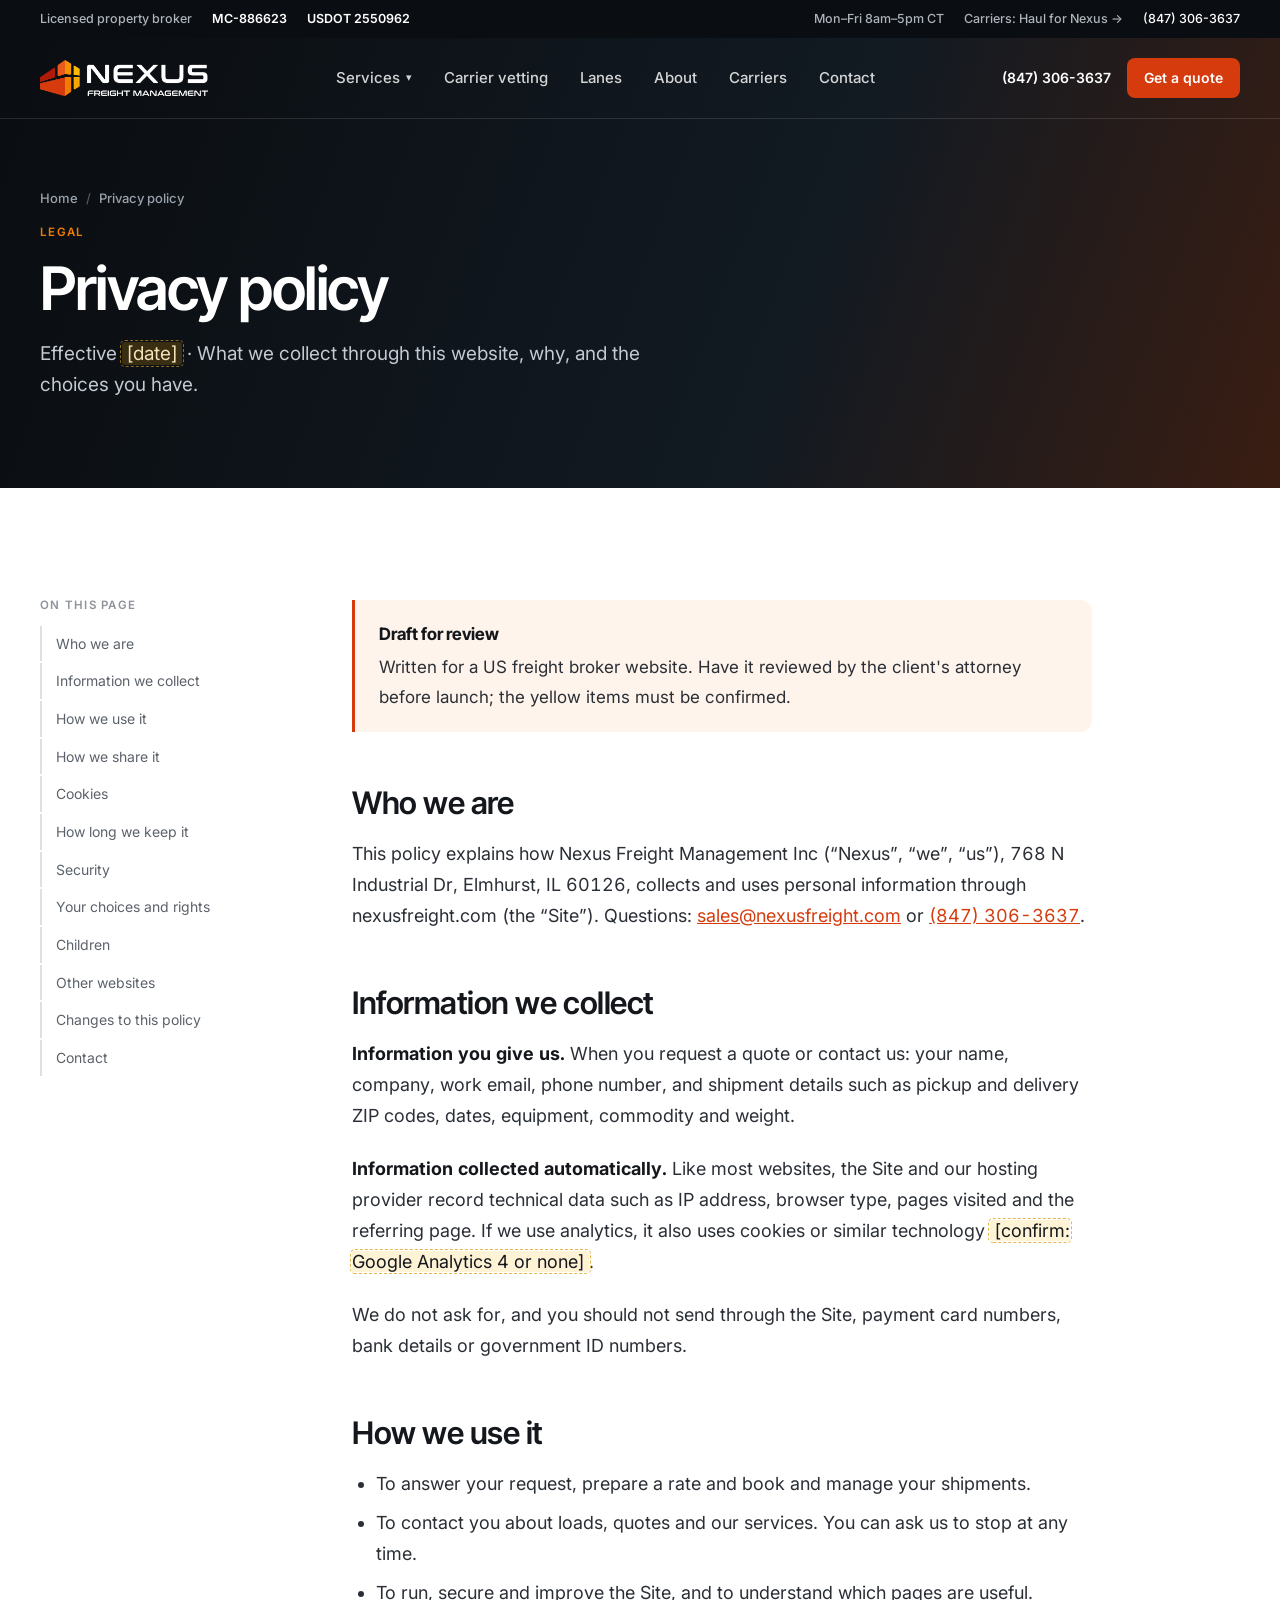
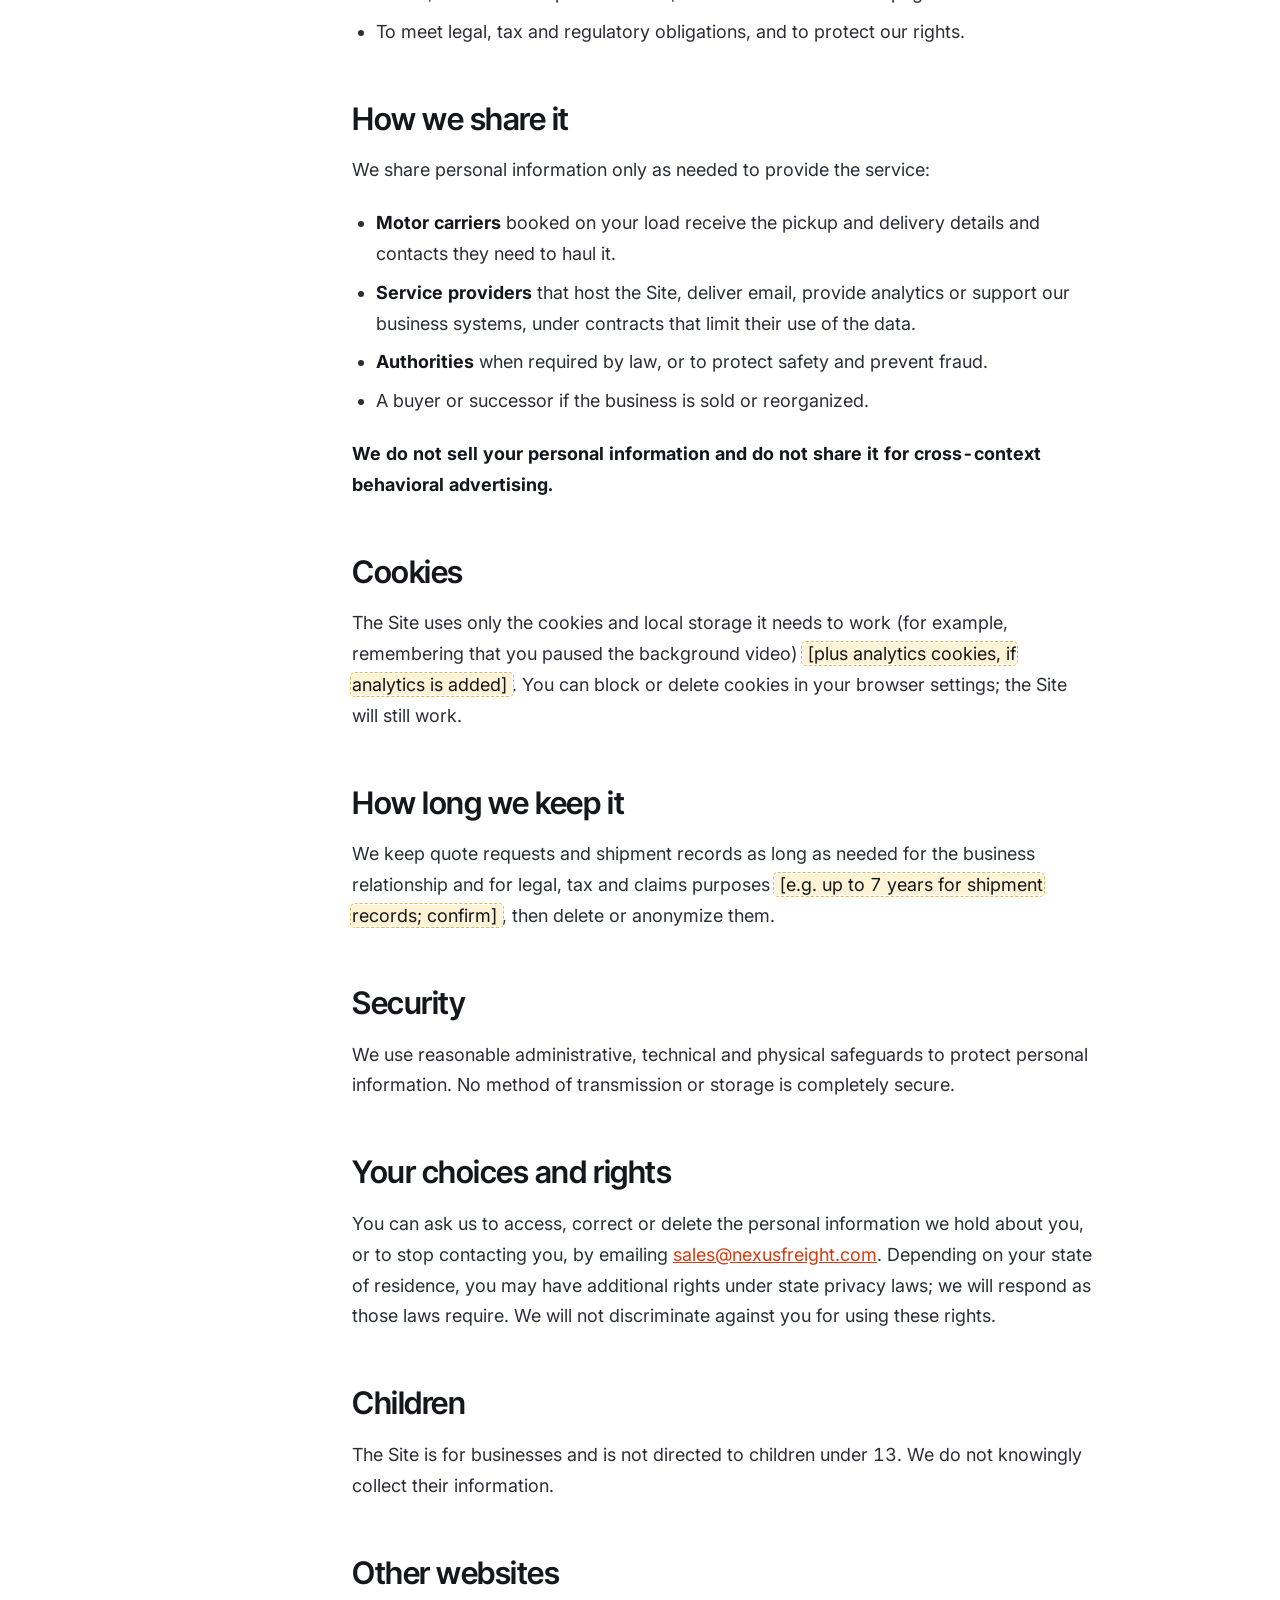
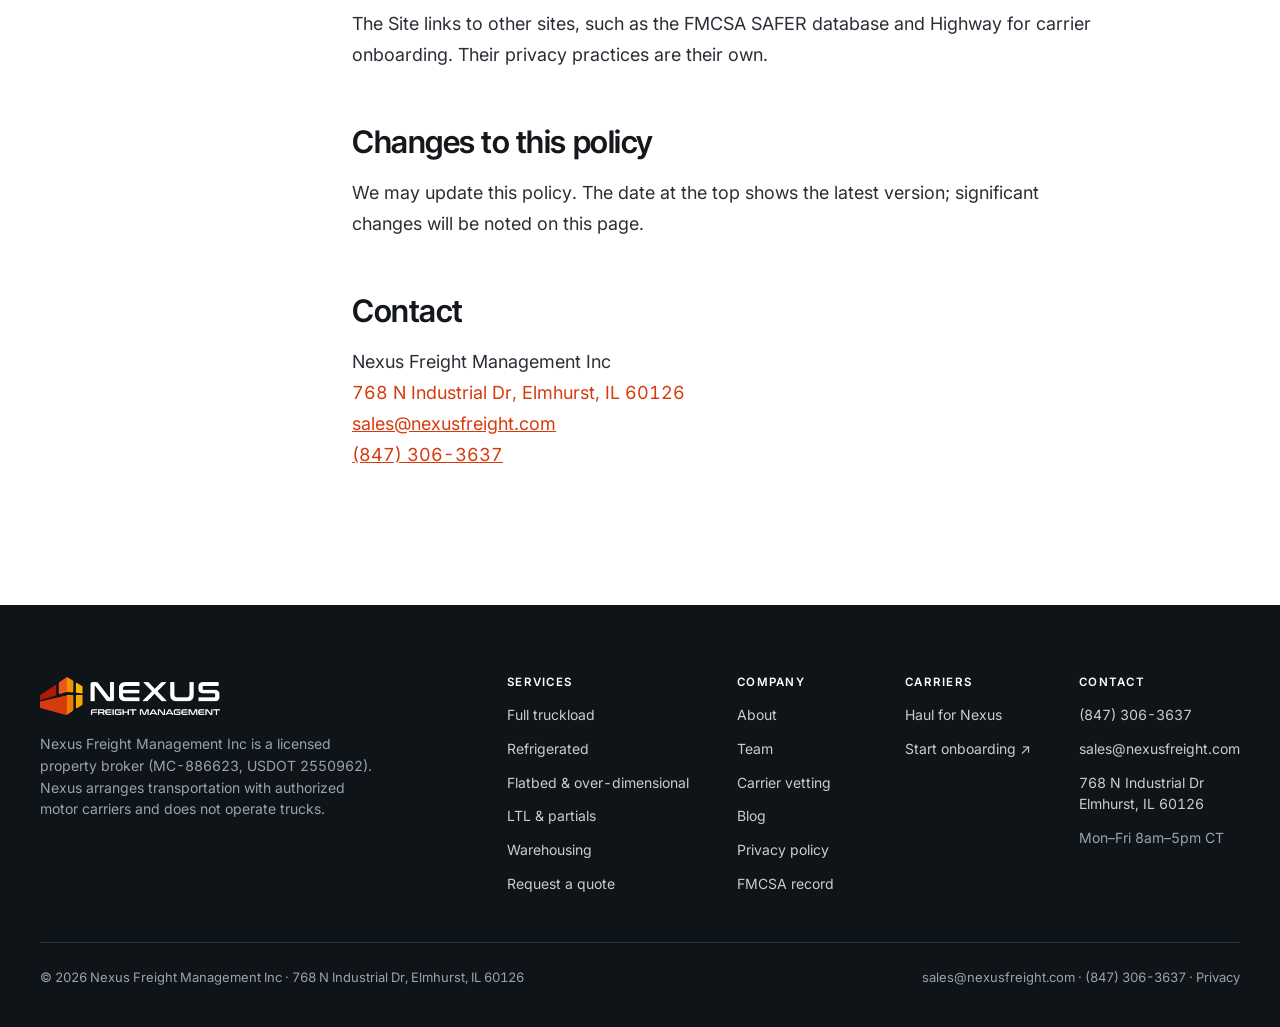
<file: privacy.html>
<!doctype html>
<html lang="en">
<head>
<meta charset="utf-8">
<meta name="robots" content="noindex, nofollow">
<meta name="viewport" content="width=device-width, initial-scale=1">
<title>Privacy Policy | Nexus Freight Management</title>
<meta name="description" content="How Nexus Freight Management collects, uses and protects personal information submitted through nexusfreight.com.">
<link rel="canonical" href="https://nexusfreight.com/privacy">
<meta property="og:type" content="website">
<meta property="og:site_name" content="Nexus Freight Management">
<meta property="og:title" content="Privacy Policy | Nexus Freight Management">
<meta property="og:description" content="How Nexus Freight Management collects, uses and protects personal information submitted through nexusfreight.com.">
<meta property="og:url" content="https://nexusfreight.com/privacy">
<meta property="og:image" content="https://nexusfreight.com/assets/img/og-image.jpg">
<meta property="og:image:width" content="1200"><meta property="og:image:height" content="630">
<meta name="twitter:card" content="summary_large_image">
<meta name="theme-color" content="#0F1419">
<link rel="icon" href="assets/img/favicon-32.png?v=1ab4cd3b" sizes="32x32" type="image/png">
<link rel="apple-touch-icon" href="assets/img/apple-touch-icon.png?v=4abcfe99">
<link rel="preconnect" href="https://fonts.googleapis.com"><link rel="preconnect" href="https://fonts.gstatic.com" crossorigin>
<link rel="stylesheet" href="https://fonts.googleapis.com/css2?family=Inter+Tight:wght@500;600;700&amp;family=Inter:wght@400;500;600;700&amp;display=swap">
<link rel="stylesheet" href="assets/site.css?v=d2790fc0">
<script type="application/ld+json">{"@context": "https://schema.org", "@graph": [{"@type": ["Organization", "LocalBusiness"], "@id": "https://nexusfreight.com/#org", "name": "Nexus Freight Management Inc", "url": "https://nexusfreight.com/", "logo": "https://nexusfreight.com/assets/img/logo-nexus-dark.png", "image": "https://nexusfreight.com/assets/img/og-image.jpg", "description": "Licensed freight broker in Elmhurst, Illinois. Full truckload, refrigerated, flatbed and LTL freight on vetted carriers.", "telephone": "+1-847-306-3637", "email": "sales@nexusfreight.com", "foundingDate": "2014", "address": {"@type": "PostalAddress", "streetAddress": "768 N Industrial Dr", "addressLocality": "Elmhurst", "addressRegion": "IL", "postalCode": "60126", "addressCountry": "US"}, "geo": {"@type": "GeoCoordinates", "latitude": 41.9225, "longitude": -87.9473}, "openingHoursSpecification": [{"@type": "OpeningHoursSpecification", "dayOfWeek": ["Monday", "Tuesday", "Wednesday", "Thursday", "Friday"], "opens": "08:00", "closes": "17:00"}], "areaServed": {"@type": "Country", "name": "United States"}, "identifier": [{"@type": "PropertyValue", "propertyID": "USDOT", "value": "2550962"}, {"@type": "PropertyValue", "propertyID": "MC", "value": "MC-886623"}]}, {"@type": "BreadcrumbList", "itemListElement": [{"@type": "ListItem", "position": 1, "name": "Home", "item": "https://nexusfreight.com/"}, {"@type": "ListItem", "position": 2, "name": "Privacy policy", "item": "https://nexusfreight.com/privacy"}]}]}</script>
<script>
  /* ?bg=a…f background variant (default d) · ?figma = html.to.figma capture: no motion, nothing sticky */
  (function () {
    var q = location.search, d = document.documentElement;
    var m = q.match(/bg=([a-f])/); d.setAttribute('data-bg', m ? m[1] : 'd');
    var still = /figma/.test(q) || (window.matchMedia && matchMedia('(prefers-reduced-motion: reduce)').matches);
    if (!still && 'IntersectionObserver' in window) d.classList.add('anim');
    if (/figma/.test(q)) d.classList.add('figma');
  })();
</script>
</head>
<body>

<!--HEADER-->
<div class="utility">
  <div class="container">
    <div class="left"><span class="hide-m">Licensed property broker</span><span><b>MC-886623</b></span><span><b>USDOT 2550962</b></span></div>
    <div class="right"><span class="hide-m">Mon–Fri 8am–5pm CT</span><a class="carrier-link" href="carriers.html"><span class="hide-m">Carriers: </span>Haul for Nexus →</a><a class="hide-m" href="tel:+18473063637" data-track="call">(847) 306-3637</a></div>
  </div>
</div>
<!-- Header: sticky on the live page, solid once scrolled; static for ?figma capture -->
<header class="header">
  <div class="container">
    <a class="logo" href="index.html"><img width="640" height="137" src="assets/img/logo-nexus-white.png?v=5790f7f6" alt="Nexus Freight Management"></a>
    <nav class="nav" aria-label="Main">
      <div class="nav-dd">
        <button type="button" aria-expanded="false" aria-haspopup="true">Services <span class="car">▾</span></button>
        <div class="dd"><div class="dd-inner">
          <a href="full-truckload.html">Full truckload<small>53′ dry van, spot or contract</small></a>
          <a href="refrigerated.html">Refrigerated<small>Frozen and chilled, set point on the rate con</small></a>
          <a href="flatbed.html">Flatbed & over-dimensional<small>Steel, machinery, permits and escorts</small></a>
          <a href="ltl.html">LTL & partials<small>When a full trailer is more truck than you need</small></a>
          <a href="warehousing.html">Warehousing<small>Storage and cross-dock in Chicagoland</small></a>
          <a class="all" href="index.html#services">All services →</a>
        </div></div>
      </div>
      <a href="index.html#vetting">Carrier vetting</a>
      <a href="index.html#lanes">Lanes</a>
      <a href="about.html">About</a>
      <a href="carriers.html">Carriers</a>
      <a href="index.html#contact">Contact</a>
    </nav>
    <div class="actions">
      <a class="phone" href="tel:+18473063637" data-track="call">(847) 306-3637</a>
      <a class="btn btn-primary btn-sm" href="index.html#contact" data-track="quote">Get a quote</a>
      <button class="menu-btn" type="button" aria-expanded="false" aria-controls="mnav" aria-label="Open menu"><span></span><span></span><span></span></button>
    </div>
  </div>
  <div class="mnav" id="mnav" hidden>
    <div class="mnav-top"><a class="logo" href="index.html"><img width="640" height="137" src="assets/img/logo-nexus-white.png?v=5790f7f6" alt="Nexus Freight Management"></a><button class="menu-close" type="button" aria-label="Close menu"><span></span><span></span></button></div>
    <span class="m-h">Services</span>
    <div class="m-sub">
      <a href="full-truckload.html">Full truckload</a>
      <a href="refrigerated.html">Refrigerated</a>
      <a href="flatbed.html">Flatbed &amp; OD</a>
      <a href="ltl.html">LTL &amp; partials</a>
      <a href="warehousing.html">Warehousing</a>
    </div>
    <a href="index.html#vetting">Carrier vetting</a>
    <a href="index.html#lanes">Lanes</a>
    <a href="about.html">About</a>
    <a href="carriers.html">Carriers</a>
    <a href="blog.html">Blog</a>
    <a href="index.html#contact">Contact</a>
    <div class="m-foot">
      <a class="m-phone" href="tel:+18473063637" data-track="call">(847) 306-3637</a>
      <a class="btn btn-primary btn-block" href="index.html#contact" data-track="quote">Get a quote <span class="arr">→</span></a>
      <span class="m-meta">Mon–Fri 8am–5pm CT</span><span class="m-meta">MC-886623 · USDOT 2550962</span>
    </div>
  </div>
</header>
<!--/HEADER-->

<section class="hero page-hero">
  <div class="container page-hero-inner rise">
    <nav class="crumbs" aria-label="Breadcrumb"><a href="index.html">Home</a><span class="sep">/</span><span>Privacy policy</span></nav>
    <span class="eyebrow">Legal</span>
    <h1>Privacy policy</h1>
    <p class="lede-d">Effective <span class="ph">[date]</span> · What we collect through this website, why, and the choices you have.</p>
  </div>
</section>

<section class="section">
  <div class="container legal-wrap">
    <nav class="legal-toc" aria-label="On this page"><span class="h">On this page</span><a href="#who">Who we are</a><a href="#collect">Information we collect</a><a href="#use">How we use it</a><a href="#share">How we share it</a><a href="#cookies">Cookies</a><a href="#keep">How long we keep it</a><a href="#security">Security</a><a href="#rights">Your choices and rights</a><a href="#children">Children</a><a href="#links">Other websites</a><a href="#changes">Changes to this policy</a><a href="#contact">Contact</a></nav>
    <article class="prose">
      <div class="callout"><b>Draft for review</b>Written for a US freight broker website. Have it reviewed by the client's attorney before launch; the yellow items must be confirmed.</div>
      <h2 id="who">Who we are</h2><p>This policy explains how Nexus Freight Management Inc (“Nexus”, “we”, “us”), 768 N Industrial Dr, Elmhurst, IL 60126, collects and uses personal information through nexusfreight.com (the “Site”). Questions: <a class="" href="mailto:sales@nexusfreight.com" data-track="email">sales@nexusfreight.com</a> or <a class="" href="tel:+18473063637" data-track="call">(847) 306-3637</a>.</p><h2 id="collect">Information we collect</h2><p><strong>Information you give us.</strong> When you request a quote or contact us: your name, company, work email, phone number, and shipment details such as pickup and delivery ZIP codes, dates, equipment, commodity and weight.</p><p><strong>Information collected automatically.</strong> Like most websites, the Site and our hosting provider record technical data such as IP address, browser type, pages visited and the referring page. If we use analytics, it also uses cookies or similar technology <span class="ph">[confirm: Google Analytics 4 or none]</span>.</p><p>We do not ask for, and you should not send through the Site, payment card numbers, bank details or government ID numbers.</p><h2 id="use">How we use it</h2><ul><li>To answer your request, prepare a rate and book and manage your shipments.</li><li>To contact you about loads, quotes and our services. You can ask us to stop at any time.</li><li>To run, secure and improve the Site, and to understand which pages are useful.</li><li>To meet legal, tax and regulatory obligations, and to protect our rights.</li></ul><h2 id="share">How we share it</h2><p>We share personal information only as needed to provide the service:</p><ul><li><strong>Motor carriers</strong> booked on your load receive the pickup and delivery details and contacts they need to haul it.</li><li><strong>Service providers</strong> that host the Site, deliver email, provide analytics or support our business systems, under contracts that limit their use of the data.</li><li><strong>Authorities</strong> when required by law, or to protect safety and prevent fraud.</li><li>A buyer or successor if the business is sold or reorganized.</li></ul><p><strong>We do not sell your personal information and do not share it for cross-context behavioral advertising.</strong></p><h2 id="cookies">Cookies</h2><p>The Site uses only the cookies and local storage it needs to work (for example, remembering that you paused the background video) <span class="ph">[plus analytics cookies, if analytics is added]</span>. You can block or delete cookies in your browser settings; the Site will still work.</p><h2 id="keep">How long we keep it</h2><p>We keep quote requests and shipment records as long as needed for the business relationship and for legal, tax and claims purposes <span class="ph">[e.g. up to 7 years for shipment records; confirm]</span>, then delete or anonymize them.</p><h2 id="security">Security</h2><p>We use reasonable administrative, technical and physical safeguards to protect personal information. No method of transmission or storage is completely secure.</p><h2 id="rights">Your choices and rights</h2><p>You can ask us to access, correct or delete the personal information we hold about you, or to stop contacting you, by emailing <a class="" href="mailto:sales@nexusfreight.com" data-track="email">sales@nexusfreight.com</a>. Depending on your state of residence, you may have additional rights under state privacy laws; we will respond as those laws require. We will not discriminate against you for using these rights.</p><h2 id="children">Children</h2><p>The Site is for businesses and is not directed to children under 13. We do not knowingly collect their information.</p><h2 id="links">Other websites</h2><p>The Site links to other sites, such as the FMCSA SAFER database and Highway for carrier onboarding. Their privacy practices are their own.</p><h2 id="changes">Changes to this policy</h2><p>We may update this policy. The date at the top shows the latest version; significant changes will be noted on this page.</p><h2 id="contact">Contact</h2><p>Nexus Freight Management Inc<br><a class="lnk" href="https://www.google.com/maps/search/?api=1&amp;query=Nexus+Freight+Management+Inc+768+N+Industrial+Dr+Elmhurst+IL" target="_blank" rel="noopener">768 N Industrial Dr, Elmhurst, IL 60126</a><br><a class="" href="mailto:sales@nexusfreight.com" data-track="email">sales@nexusfreight.com</a><br><a class="" href="tel:+18473063637" data-track="call">(847) 306-3637</a></p>
    </article>
  </div>
</section>

<!--FOOTER-->
<footer class="footer">
  <div class="container">
    <div class="footer-top">
      <div class="footer-brand">
        <img width="640" height="137" src="assets/img/logo-nexus-white.png?v=5790f7f6" alt="Nexus Freight Management">
        <p>Nexus Freight Management Inc is a licensed property broker (MC-886623, USDOT 2550962). Nexus arranges transportation with authorized motor carriers and does not operate trucks.</p>
      </div>
      <div class="footer-cols">
        <div class="footer-col"><span class="h">Services</span><a href="full-truckload.html">Full truckload</a><a href="refrigerated.html">Refrigerated</a><a href="flatbed.html">Flatbed & over-dimensional</a><a href="ltl.html">LTL & partials</a><a href="warehousing.html">Warehousing</a><a href="index.html#contact">Request a quote</a></div>
        <div class="footer-col"><span class="h">Company</span><a href="about.html">About</a><a href="index.html#team">Team</a><a href="index.html#vetting">Carrier vetting</a><a href="blog.html">Blog</a><a href="privacy.html">Privacy policy</a><a href="https://safer.fmcsa.dot.gov/query.asp?searchtype=ANY&amp;query_type=queryCarrierSnapshot&amp;query_param=USDOT&amp;query_string=2550962" target="_blank" rel="noopener">FMCSA record</a></div>
        <div class="footer-col"><span class="h">Carriers</span><a href="carriers.html">Haul for Nexus</a><a href="https://highway.com/go/nexus-freight-management" target="_blank" rel="noopener">Start onboarding ↗</a></div>
        <div class="footer-col"><span class="h">Contact</span><a href="tel:+18473063637" data-track="call">(847) 306-3637</a><a href="mailto:sales@nexusfreight.com" data-track="email">sales@nexusfreight.com</a><a href="https://www.google.com/maps/search/?api=1&amp;query=Nexus+Freight+Management+Inc+768+N+Industrial+Dr+Elmhurst+IL" target="_blank" rel="noopener">768 N Industrial Dr<br>Elmhurst, IL 60126</a><span class="f-hours">Mon–Fri 8am–5pm CT</span></div>
      </div>
    </div>
    <div class="footer-bottom">
      <span>© 2026 Nexus Freight Management Inc · <a class="lnk" href="https://www.google.com/maps/search/?api=1&amp;query=Nexus+Freight+Management+Inc+768+N+Industrial+Dr+Elmhurst+IL" target="_blank" rel="noopener">768 N Industrial Dr, Elmhurst, IL 60126</a></span>
      <span><a class="lnk" href="mailto:sales@nexusfreight.com" data-track="email">sales@nexusfreight.com</a> · <a class="lnk" href="tel:+18473063637" data-track="call">(847) 306-3637</a> · <a class="lnk" href="privacy.html">Privacy</a></span>
    </div>
  </div>
</footer>
<!--/FOOTER-->

<!--SCRIPTS-->
<div class="mbar" id="mbar"><a class="call" href="tel:+18473063637" data-track="call"><b>📞 (847) 306-3637</b><small>Call now</small></a><a class="quote" href="index.html#contact" data-track="quote">Get a quote →</a></div>
<script src="assets/site.js?v=fe7e9eb2" defer></script>
<!--/SCRIPTS-->
</body>
</html>
</file>
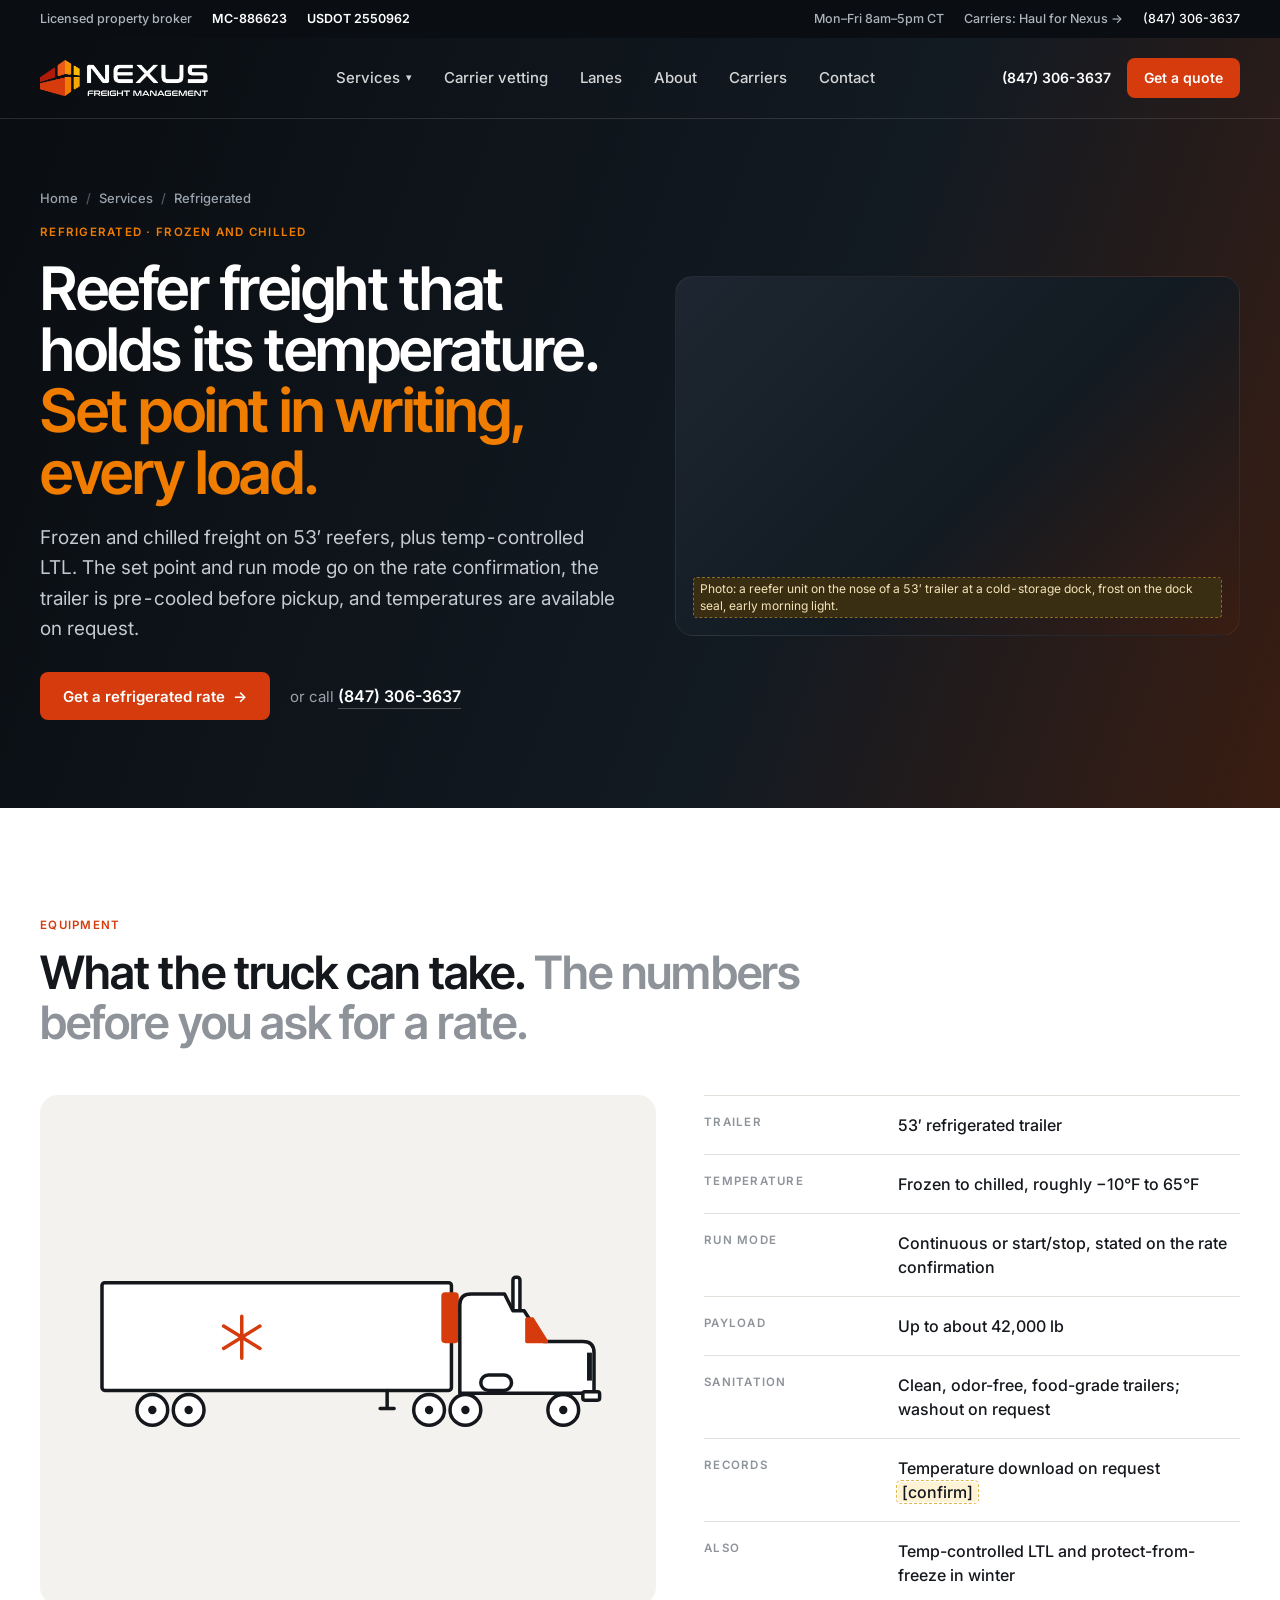
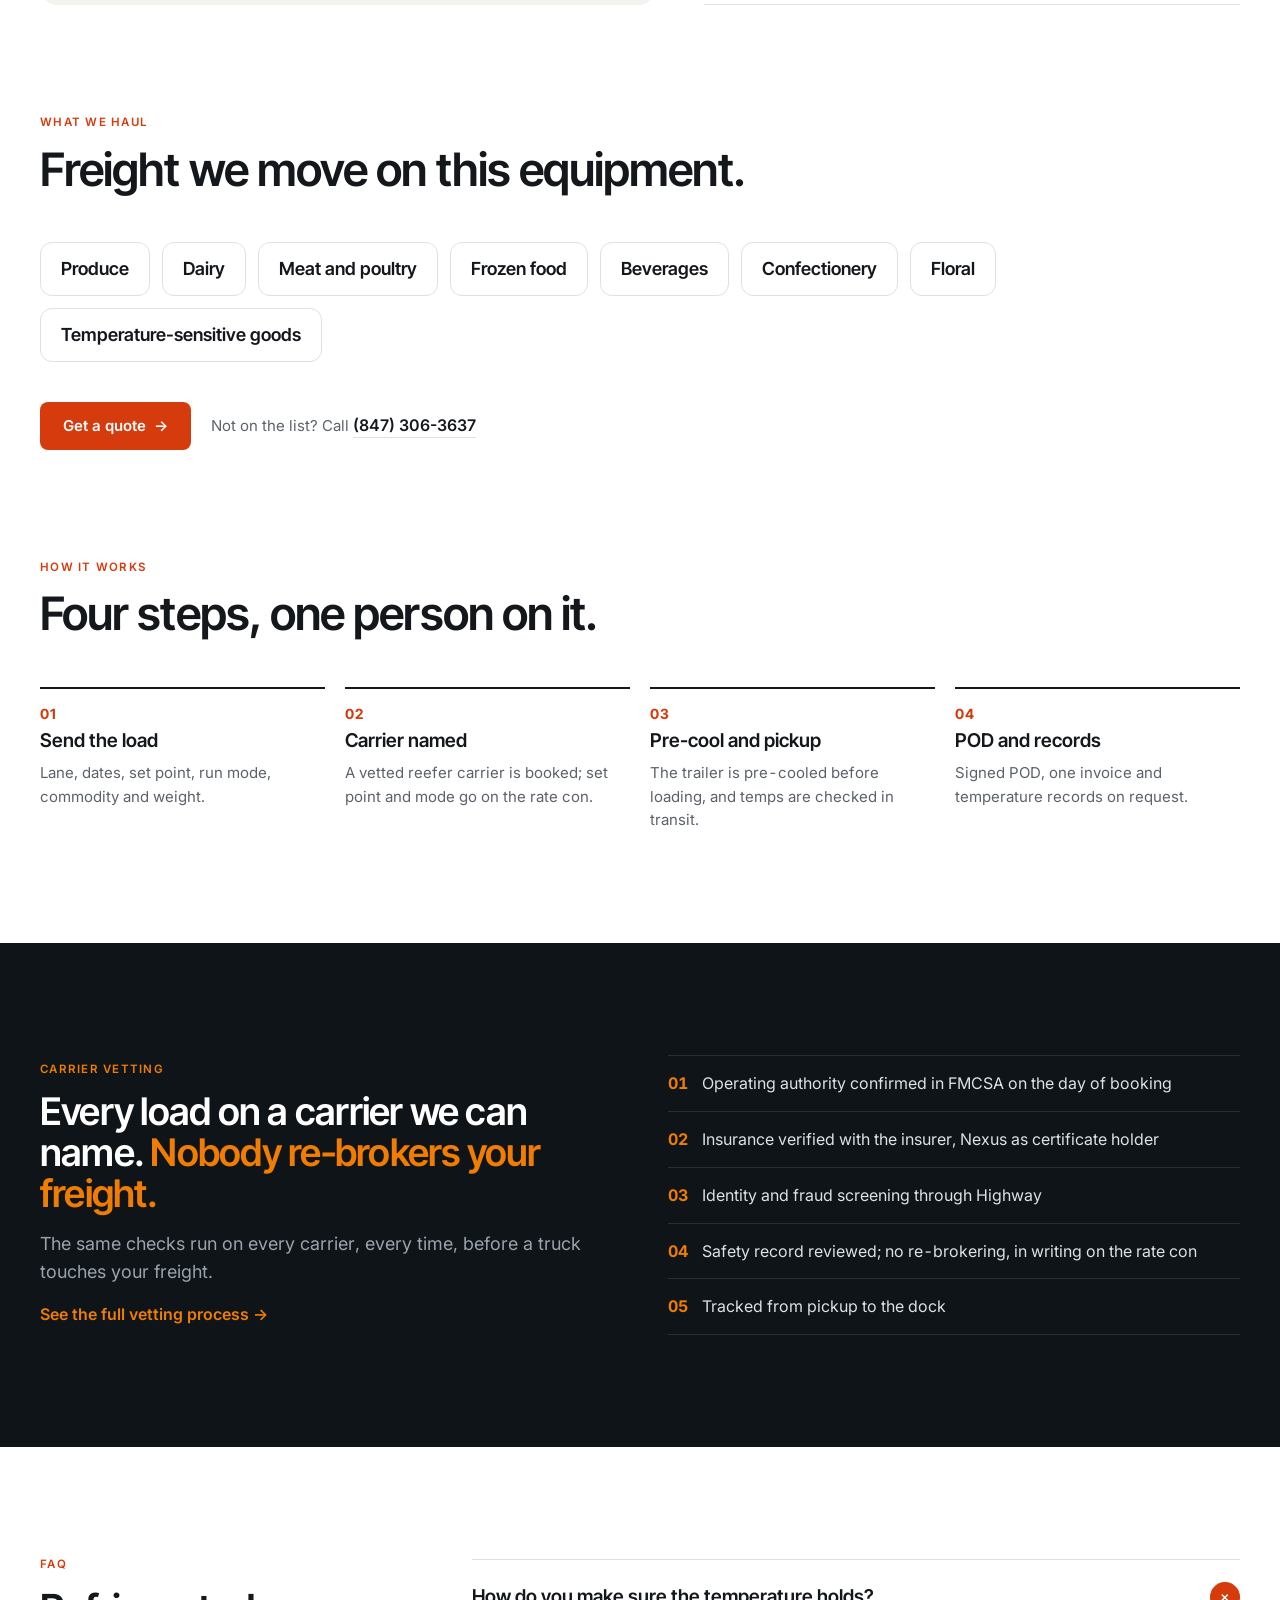
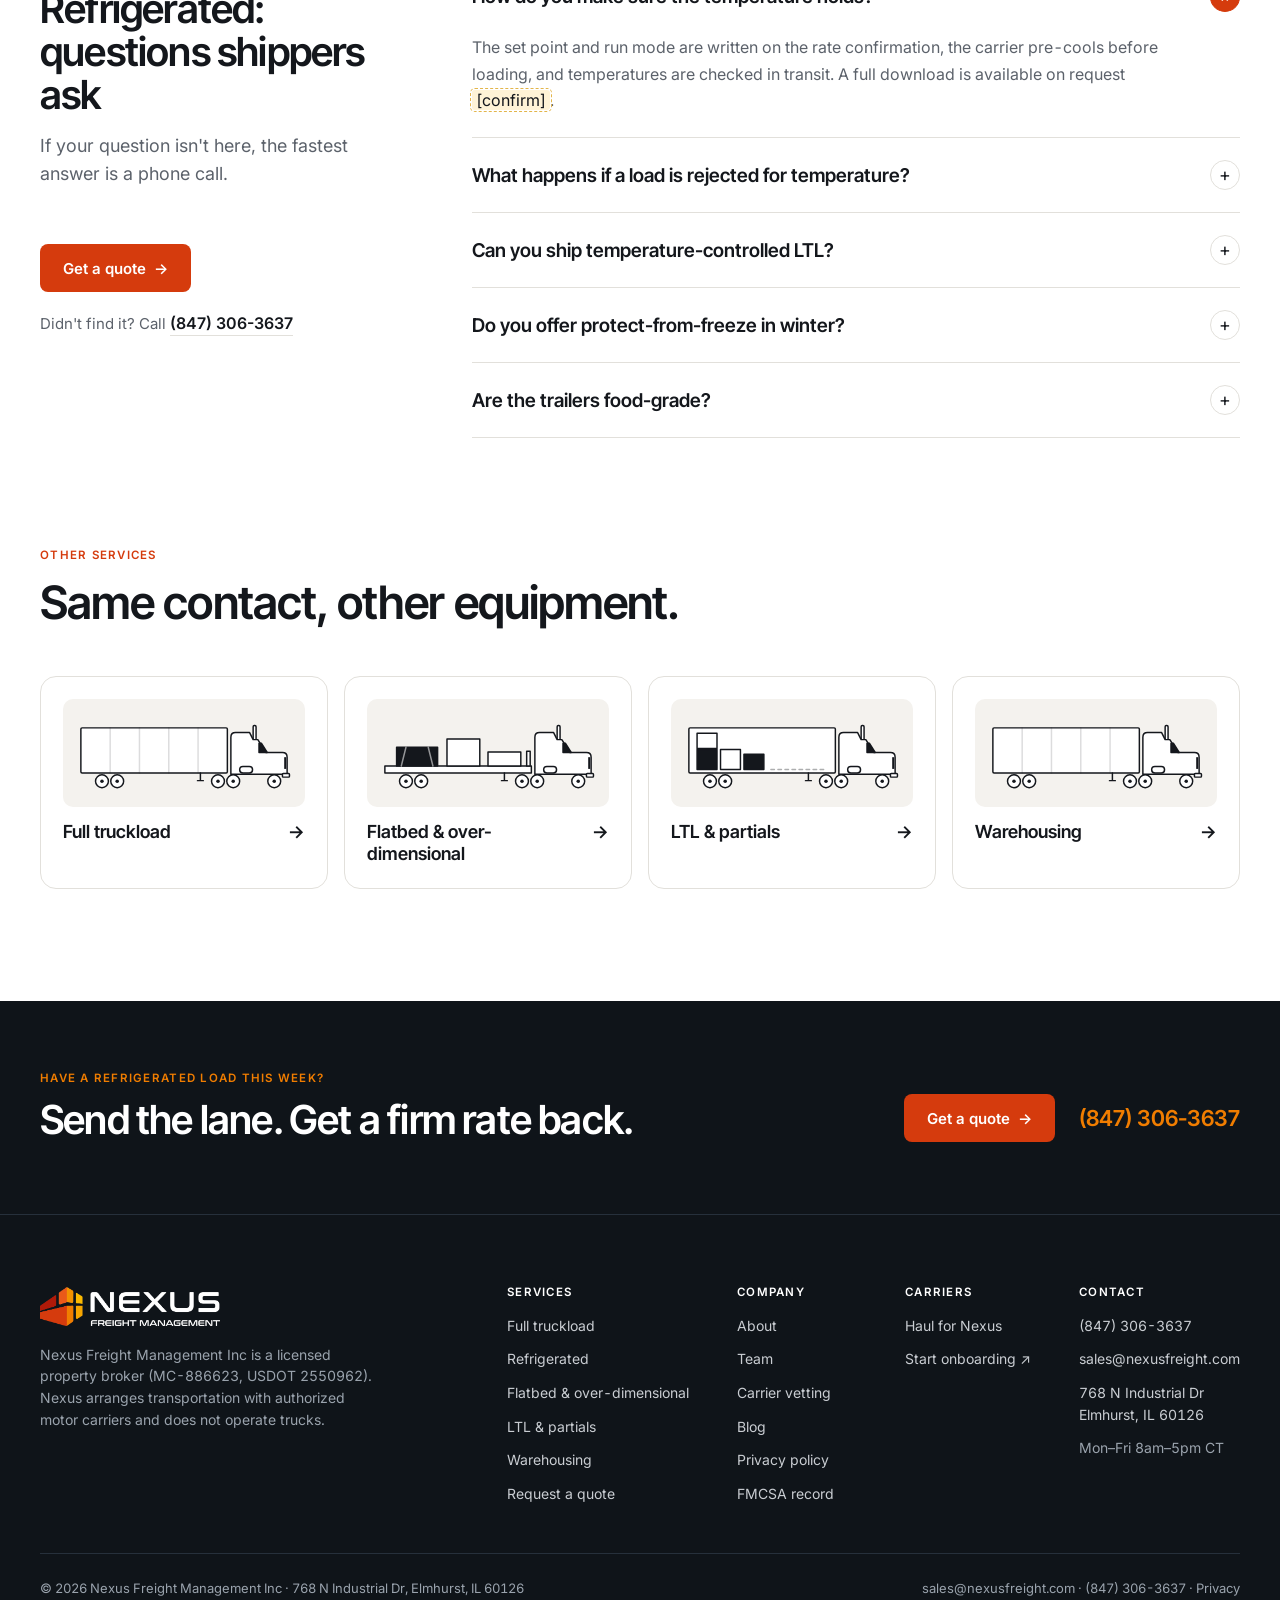
<file: refrigerated.html>
<!doctype html>
<html lang="en">
<head>
<meta charset="utf-8">
<meta name="robots" content="noindex, nofollow">
<meta name="viewport" content="width=device-width, initial-scale=1">
<title>Refrigerated (Reefer) Freight Broker in Chicago, IL | Nexus Freight</title>
<meta name="description" content="Reefer truckload and temp-controlled LTL out of Chicagoland: frozen or chilled, set point and mode on the rate confirmation, vetted carriers. Licensed broker MC-886623.">
<link rel="canonical" href="https://nexusfreight.com/refrigerated">
<meta property="og:type" content="website">
<meta property="og:site_name" content="Nexus Freight Management">
<meta property="og:title" content="Refrigerated (Reefer) Freight Broker in Chicago, IL | Nexus Freight">
<meta property="og:description" content="Reefer truckload and temp-controlled LTL out of Chicagoland: frozen or chilled, set point and mode on the rate confirmation, vetted carriers. Licensed broker MC-886623.">
<meta property="og:url" content="https://nexusfreight.com/refrigerated">
<meta property="og:image" content="https://nexusfreight.com/assets/img/og-image.jpg">
<meta property="og:image:width" content="1200"><meta property="og:image:height" content="630">
<meta name="twitter:card" content="summary_large_image">
<meta name="theme-color" content="#0F1419">
<link rel="icon" href="assets/img/favicon-32.png?v=1ab4cd3b" sizes="32x32" type="image/png">
<link rel="apple-touch-icon" href="assets/img/apple-touch-icon.png?v=4abcfe99">
<link rel="preconnect" href="https://fonts.googleapis.com"><link rel="preconnect" href="https://fonts.gstatic.com" crossorigin>
<link rel="stylesheet" href="https://fonts.googleapis.com/css2?family=Inter+Tight:wght@500;600;700&amp;family=Inter:wght@400;500;600;700&amp;display=swap">
<link rel="stylesheet" href="assets/site.css?v=d2790fc0">
<script type="application/ld+json">{"@context": "https://schema.org", "@graph": [{"@type": ["Organization", "LocalBusiness"], "@id": "https://nexusfreight.com/#org", "name": "Nexus Freight Management Inc", "url": "https://nexusfreight.com/", "logo": "https://nexusfreight.com/assets/img/logo-nexus-dark.png", "image": "https://nexusfreight.com/assets/img/og-image.jpg", "description": "Licensed freight broker in Elmhurst, Illinois. Full truckload, refrigerated, flatbed and LTL freight on vetted carriers.", "telephone": "+1-847-306-3637", "email": "sales@nexusfreight.com", "foundingDate": "2014", "address": {"@type": "PostalAddress", "streetAddress": "768 N Industrial Dr", "addressLocality": "Elmhurst", "addressRegion": "IL", "postalCode": "60126", "addressCountry": "US"}, "geo": {"@type": "GeoCoordinates", "latitude": 41.9225, "longitude": -87.9473}, "openingHoursSpecification": [{"@type": "OpeningHoursSpecification", "dayOfWeek": ["Monday", "Tuesday", "Wednesday", "Thursday", "Friday"], "opens": "08:00", "closes": "17:00"}], "areaServed": {"@type": "Country", "name": "United States"}, "identifier": [{"@type": "PropertyValue", "propertyID": "USDOT", "value": "2550962"}, {"@type": "PropertyValue", "propertyID": "MC", "value": "MC-886623"}]}, {"@type": "Service", "name": "Refrigerated freight brokerage", "serviceType": "Refrigerated", "provider": {"@id": "https://nexusfreight.com/#org"}, "areaServed": {"@type": "Country", "name": "United States"}, "url": "https://nexusfreight.com/refrigerated", "description": "Reefer truckload and temp-controlled LTL out of Chicagoland: frozen or chilled, set point and mode on the rate confirmation, vetted carriers. Licensed broker MC-886623."}, {"@type": "BreadcrumbList", "itemListElement": [{"@type": "ListItem", "position": 1, "name": "Home", "item": "https://nexusfreight.com/"}, {"@type": "ListItem", "position": 2, "name": "Services", "item": "https://nexusfreight.com/#services"}, {"@type": "ListItem", "position": 3, "name": "Refrigerated", "item": "https://nexusfreight.com/refrigerated"}]}, {"@type": "FAQPage", "mainEntity": [{"@type": "Question", "name": "How do you make sure the temperature holds?", "acceptedAnswer": {"@type": "Answer", "text": "The set point and run mode are written on the rate confirmation, the carrier pre-cools before loading, and temperatures are checked in transit. A full download is available on request [confirm]."}}, {"@type": "Question", "name": "What happens if a load is rejected for temperature?", "acceptedAnswer": {"@type": "Answer", "text": "[Confirm with Nexus: the claims process and who handles it.]"}}, {"@type": "Question", "name": "Can you ship temperature-controlled LTL?", "acceptedAnswer": {"@type": "Answer", "text": "Yes. Smaller reefer shipments can move as temp-controlled LTL or a partial, so you don't pay for a whole trailer."}}, {"@type": "Question", "name": "Do you offer protect-from-freeze in winter?", "acceptedAnswer": {"@type": "Answer", "text": "Yes. In winter a reefer can run in heat mode to keep freight such as beverages or liquids from freezing."}}, {"@type": "Question", "name": "Are the trailers food-grade?", "acceptedAnswer": {"@type": "Answer", "text": "We book clean, odor-free, food-grade trailers, and a washout can be requested before loading."}}]}]}</script>
<script>
  /* ?bg=a…f background variant (default d) · ?figma = html.to.figma capture: no motion, nothing sticky */
  (function () {
    var q = location.search, d = document.documentElement;
    var m = q.match(/bg=([a-f])/); d.setAttribute('data-bg', m ? m[1] : 'd');
    var still = /figma/.test(q) || (window.matchMedia && matchMedia('(prefers-reduced-motion: reduce)').matches);
    if (!still && 'IntersectionObserver' in window) d.classList.add('anim');
    if (/figma/.test(q)) d.classList.add('figma');
  })();
</script>
</head>
<body>

<!--HEADER-->
<div class="utility">
  <div class="container">
    <div class="left"><span class="hide-m">Licensed property broker</span><span><b>MC-886623</b></span><span><b>USDOT 2550962</b></span></div>
    <div class="right"><span class="hide-m">Mon–Fri 8am–5pm CT</span><a class="carrier-link" href="carriers.html"><span class="hide-m">Carriers: </span>Haul for Nexus →</a><a class="hide-m" href="tel:+18473063637" data-track="call">(847) 306-3637</a></div>
  </div>
</div>
<!-- Header: sticky on the live page, solid once scrolled; static for ?figma capture -->
<header class="header">
  <div class="container">
    <a class="logo" href="index.html"><img width="640" height="137" src="assets/img/logo-nexus-white.png?v=5790f7f6" alt="Nexus Freight Management"></a>
    <nav class="nav" aria-label="Main">
      <div class="nav-dd">
        <button type="button" aria-expanded="false" aria-haspopup="true">Services <span class="car">▾</span></button>
        <div class="dd"><div class="dd-inner">
          <a href="full-truckload.html">Full truckload<small>53′ dry van, spot or contract</small></a>
          <a href="refrigerated.html">Refrigerated<small>Frozen and chilled, set point on the rate con</small></a>
          <a href="flatbed.html">Flatbed & over-dimensional<small>Steel, machinery, permits and escorts</small></a>
          <a href="ltl.html">LTL & partials<small>When a full trailer is more truck than you need</small></a>
          <a href="warehousing.html">Warehousing<small>Storage and cross-dock in Chicagoland</small></a>
          <a class="all" href="index.html#services">All services →</a>
        </div></div>
      </div>
      <a href="index.html#vetting">Carrier vetting</a>
      <a href="index.html#lanes">Lanes</a>
      <a href="about.html">About</a>
      <a href="carriers.html">Carriers</a>
      <a href="index.html#contact">Contact</a>
    </nav>
    <div class="actions">
      <a class="phone" href="tel:+18473063637" data-track="call">(847) 306-3637</a>
      <a class="btn btn-primary btn-sm" href="index.html#contact" data-track="quote">Get a quote</a>
      <button class="menu-btn" type="button" aria-expanded="false" aria-controls="mnav" aria-label="Open menu"><span></span><span></span><span></span></button>
    </div>
  </div>
  <div class="mnav" id="mnav" hidden>
    <div class="mnav-top"><a class="logo" href="index.html"><img width="640" height="137" src="assets/img/logo-nexus-white.png?v=5790f7f6" alt="Nexus Freight Management"></a><button class="menu-close" type="button" aria-label="Close menu"><span></span><span></span></button></div>
    <span class="m-h">Services</span>
    <div class="m-sub">
      <a href="full-truckload.html">Full truckload</a>
      <a href="refrigerated.html">Refrigerated</a>
      <a href="flatbed.html">Flatbed &amp; OD</a>
      <a href="ltl.html">LTL &amp; partials</a>
      <a href="warehousing.html">Warehousing</a>
    </div>
    <a href="index.html#vetting">Carrier vetting</a>
    <a href="index.html#lanes">Lanes</a>
    <a href="about.html">About</a>
    <a href="carriers.html">Carriers</a>
    <a href="blog.html">Blog</a>
    <a href="index.html#contact">Contact</a>
    <div class="m-foot">
      <a class="m-phone" href="tel:+18473063637" data-track="call">(847) 306-3637</a>
      <a class="btn btn-primary btn-block" href="index.html#contact" data-track="quote">Get a quote <span class="arr">→</span></a>
      <span class="m-meta">Mon–Fri 8am–5pm CT</span><span class="m-meta">MC-886623 · USDOT 2550962</span>
    </div>
  </div>
</header>
<!--/HEADER-->

<section class="hero page-hero">
  <div class="container page-hero-inner split">
    <div class="ph-copy rise">
      <nav class="crumbs" aria-label="Breadcrumb"><a href="index.html">Home</a><span class="sep">/</span><a href="index.html#services">Services</a><span class="sep">/</span><span>Refrigerated</span></nav>
      <span class="eyebrow">Refrigerated · frozen and chilled</span>
      <h1>Reefer freight that holds its temperature. <span class="accent">Set point in writing, every load.</span></h1>
      <p class="lede-d">Frozen and chilled freight on 53′ reefers, plus temp-controlled LTL. The set point and run mode go on the rate confirmation, the trailer is pre-cooled before pickup, and temperatures are available on request.</p>
      <div class="cta-line reveal"><a class="btn btn-primary" href="index.html?eq=reefer#contact" data-track="quote">Get a refrigerated rate <span class="arr">→</span></a><span>or call <a class="tel" href="tel:+18473063637" data-track="call">(847) 306-3637</a></span></div>
    </div>
    <div class="shot rise" style="--d:.15s"><span class="cover-tag">Photo: a reefer unit on the nose of a 53′ trailer at a cold-storage dock, frost on the dock seal, early morning light.</span></div>
  </div>
</section>

<section class="section">
  <div class="container">
    <div class="sec-head reveal"><span class="eyebrow">Equipment</span><h2>What the truck can take. <span class="grey">The numbers before you ask for a rate.</span></h2></div>
    <div class="spec-wrap">
      <div class="eq-card eq-on reveal"><svg xmlns="http://www.w3.org/2000/svg" aria-hidden="true" width="372" height="140" viewBox="0 0 372 140" aria-label="Refrigerated trailer" fill="none" stroke="#14171C" stroke-width="2.5" stroke-linejoin="round" stroke-linecap="round"><rect x="10" y="22" width="250" height="77" rx="2" fill="#FFFFFF"/><path class="acc" d="M110 46v30M97 53l26 16M97 69l26-16" stroke="#14171C"/><rect x="254" y="30" width="10" height="34" rx="1.5" fill="#14171C" stroke="#14171C" class="acc acc-f"/><path d="M214 99V111M209 112H219"/><circle cx="46" cy="113" r="11" fill="#FFFFFF"/><circle cx="46" cy="113" r="3" fill="#14171C" stroke="none"/><circle cx="72" cy="113" r="11" fill="#FFFFFF"/><circle cx="72" cy="113" r="3" fill="#14171C" stroke="none"/><rect x="304" y="18" width="5" height="44" rx="2" fill="#FFFFFF"/><path d="M266 101V38Q266 30 274 30H298L304 42H312L326 64H354Q362 64 362 72V101Z" fill="#FFFFFF"/><path class="acc acc-f" d="M314 48H318L328 64H314Z" fill="#14171C" stroke="#14171C"/><rect x="357" y="72" width="3.5" height="20" fill="#14171C" stroke="none"/><rect x="281" y="88" width="22" height="11" rx="5.5" fill="#FFFFFF"/><rect x="354" y="100" width="12" height="6" rx="1.5" fill="#FFFFFF"/><circle cx="244" cy="113" r="11" fill="#FFFFFF"/><circle cx="244" cy="113" r="3" fill="#14171C" stroke="none"/><circle cx="270" cy="113" r="11" fill="#FFFFFF"/><circle cx="270" cy="113" r="3" fill="#14171C" stroke="none"/><circle cx="340" cy="113" r="11" fill="#FFFFFF"/><circle cx="340" cy="113" r="3" fill="#14171C" stroke="none"/></svg></div>
      <div class="spec-table reveal"><div class="spec-row"><span class="k">Trailer</span><span class="v">53′ refrigerated trailer</span></div><div class="spec-row"><span class="k">Temperature</span><span class="v">Frozen to chilled, roughly −10°F to 65°F</span></div><div class="spec-row"><span class="k">Run mode</span><span class="v">Continuous or start/stop, stated on the rate confirmation</span></div><div class="spec-row"><span class="k">Payload</span><span class="v">Up to about 42,000 lb</span></div><div class="spec-row"><span class="k">Sanitation</span><span class="v">Clean, odor-free, food-grade trailers; washout on request</span></div><div class="spec-row"><span class="k">Records</span><span class="v">Temperature download on request <span class="ph">[confirm]</span></span></div><div class="spec-row"><span class="k">Also</span><span class="v">Temp-controlled LTL and protect-from-freeze in winter</span></div></div>
    </div>
  </div>
</section>

<section class="section tint" style="padding-top:0">
  <div class="container">
    <div class="sec-head reveal"><span class="eyebrow">What we haul</span><h2>Freight we move on this equipment.</h2></div>
    <div class="haul reveal"><span>Produce</span><span>Dairy</span><span>Meat and poultry</span><span>Frozen food</span><span>Beverages</span><span>Confectionery</span><span>Floral</span><span>Temperature-sensitive goods</span></div>
    <div class="cta-line reveal"><a class="btn btn-primary" href="index.html?eq=reefer#contact" data-track="quote">Get a quote <span class="arr">→</span></a><span>Not on the list? Call <a class="tel" href="tel:+18473063637" data-track="call">(847) 306-3637</a></span></div>
  </div>
</section>

<section class="section" style="padding-top:0">
  <div class="container">
    <div class="sec-head reveal"><span class="eyebrow">How it works</span><h2>Four steps, one person on it.</h2></div>
    <div class="msteps"><div class="mstep reveal" style="--d:0.00s"><span class="n">01</span><h3>Send the load</h3><p>Lane, dates, set point, run mode, commodity and weight.</p></div><div class="mstep reveal" style="--d:0.08s"><span class="n">02</span><h3>Carrier named</h3><p>A vetted reefer carrier is booked; set point and mode go on the rate con.</p></div><div class="mstep reveal" style="--d:0.16s"><span class="n">03</span><h3>Pre-cool and pickup</h3><p>The trailer is pre-cooled before loading, and temps are checked in transit.</p></div><div class="mstep reveal" style="--d:0.24s"><span class="n">04</span><h3>POD and records</h3><p>Signed POD, one invoice and temperature records on request.</p></div></div>
  </div>
</section>

<section class="section night">
  <div class="container vet-mini">
    <div class="sec-head reveal">
      <span class="eyebrow">Carrier vetting</span>
      <h2>Every load on a carrier we can name. <span class="accent">Nobody re&#8209;brokers your freight.</span></h2>
      <p>The same checks run on every carrier, every time, before a truck touches your freight.</p>
      <a class="link-arrow" href="index.html#vetting">See the full vetting process <span class="arr">→</span></a>
    </div>
    <div class="checks reveal">
      <div><b>01</b>Operating authority confirmed in FMCSA on the day of booking</div>
      <div><b>02</b>Insurance verified with the insurer, Nexus as certificate holder</div>
      <div><b>03</b>Identity and fraud screening through Highway</div>
      <div><b>04</b>Safety record reviewed; no re-brokering, in writing on the rate con</div>
      <div><b>05</b>Tracked from pickup to the dock</div>
    </div>
  </div>
</section>

<section class="section">
  <div class="container">
    <div class="faq-wrap">
      <div class="sec-head reveal">
        <span class="eyebrow">FAQ</span>
        <h2>Refrigerated: questions shippers ask</h2>
        <p>If your question isn't here, the fastest answer is a phone call.</p>
        <div class="cta-line reveal"><a class="btn btn-primary" href="index.html#contact" data-track="quote">Get a quote <span class="arr">→</span></a><span>Didn't find it? Call <a class="tel" href="tel:+18473063637" data-track="call">(847) 306-3637</a></span></div>
      </div>
      <div class="faq-list reveal">
<details class="faq-item" open><summary>How do you make sure the temperature holds?<span class="pm">+</span></summary><div class="faq-a">The set point and run mode are written on the rate confirmation, the carrier pre-cools before loading, and temperatures are checked in transit. A full download is available on request <span class="ph">[confirm]</span>.</div></details>
<details class="faq-item"><summary>What happens if a load is rejected for temperature?<span class="pm">+</span></summary><div class="faq-a"><span class="ph">[Confirm with Nexus: the claims process and who handles it.]</span></div></details>
<details class="faq-item"><summary>Can you ship temperature-controlled LTL?<span class="pm">+</span></summary><div class="faq-a">Yes. Smaller reefer shipments can move as temp-controlled LTL or a partial, so you don't pay for a whole trailer.</div></details>
<details class="faq-item"><summary>Do you offer protect-from-freeze in winter?<span class="pm">+</span></summary><div class="faq-a">Yes. In winter a reefer can run in heat mode to keep freight such as beverages or liquids from freezing.</div></details>
<details class="faq-item"><summary>Are the trailers food-grade?<span class="pm">+</span></summary><div class="faq-a">We book clean, odor-free, food-grade trailers, and a washout can be requested before loading.</div></details>
      </div>
    </div>
  </div>
</section>

<section class="section tint" style="padding-top:0">
  <div class="container">
    <div class="sec-head reveal"><span class="eyebrow">Other services</span><h2>Same contact, other equipment.</h2></div>
    <div class="rel"><a class="reveal" href="full-truckload.html"><div class="rel-art"><svg xmlns="http://www.w3.org/2000/svg" aria-hidden="true" width="372" height="140" viewBox="0 0 372 140" aria-label="53-foot dry van trailer" fill="none" stroke="#14171C" stroke-width="2.5" stroke-linejoin="round" stroke-linecap="round"><rect x="10" y="22" width="250" height="77" rx="2" fill="#FFFFFF"/><line x1="60" y1="22" x2="60" y2="99" stroke-opacity=".15"/><line x1="110" y1="22" x2="110" y2="99" stroke-opacity=".15"/><line x1="160" y1="22" x2="160" y2="99" stroke-opacity=".15"/><line x1="210" y1="22" x2="210" y2="99" stroke-opacity=".15"/><path d="M214 99V111M209 112H219"/><circle cx="46" cy="113" r="11" fill="#FFFFFF"/><circle cx="46" cy="113" r="3" fill="#14171C" stroke="none"/><circle cx="72" cy="113" r="11" fill="#FFFFFF"/><circle cx="72" cy="113" r="3" fill="#14171C" stroke="none"/><rect x="304" y="18" width="5" height="44" rx="2" fill="#FFFFFF"/><path d="M266 101V38Q266 30 274 30H298L304 42H312L326 64H354Q362 64 362 72V101Z" fill="#FFFFFF"/><path class="acc acc-f" d="M314 48H318L328 64H314Z" fill="#14171C" stroke="#14171C"/><rect x="357" y="72" width="3.5" height="20" fill="#14171C" stroke="none"/><rect x="281" y="88" width="22" height="11" rx="5.5" fill="#FFFFFF"/><rect x="354" y="100" width="12" height="6" rx="1.5" fill="#FFFFFF"/><circle cx="244" cy="113" r="11" fill="#FFFFFF"/><circle cx="244" cy="113" r="3" fill="#14171C" stroke="none"/><circle cx="270" cy="113" r="11" fill="#FFFFFF"/><circle cx="270" cy="113" r="3" fill="#14171C" stroke="none"/><circle cx="340" cy="113" r="11" fill="#FFFFFF"/><circle cx="340" cy="113" r="3" fill="#14171C" stroke="none"/></svg></div><h3>Full truckload <span>→</span></h3></a><a class="reveal" href="flatbed.html"><div class="rel-art"><svg xmlns="http://www.w3.org/2000/svg" aria-hidden="true" width="372" height="140" viewBox="0 0 372 140" aria-label="Flatbed trailer with secured load" fill="none" stroke="#14171C" stroke-width="2.5" stroke-linejoin="round" stroke-linecap="round"><rect x="10" y="87" width="250" height="12" fill="#FFFFFF"/><rect x="252" y="62" width="6" height="25" fill="#FFFFFF"/><rect x="30" y="55" width="70" height="32" fill="#14171C" stroke="#14171C" class="acc acc-f"/><path d="M46 55l-8 32M84 55l8 32" stroke="#FFFFFF" stroke-opacity=".55"/><rect x="116" y="41" width="56" height="46" fill="#FFFFFF"/><rect x="186" y="63" width="56" height="24" fill="#FFFFFF"/><path d="M214 99V111M209 112H219"/><circle cx="46" cy="113" r="11" fill="#FFFFFF"/><circle cx="46" cy="113" r="3" fill="#14171C" stroke="none"/><circle cx="72" cy="113" r="11" fill="#FFFFFF"/><circle cx="72" cy="113" r="3" fill="#14171C" stroke="none"/><rect x="304" y="18" width="5" height="44" rx="2" fill="#FFFFFF"/><path d="M266 101V38Q266 30 274 30H298L304 42H312L326 64H354Q362 64 362 72V101Z" fill="#FFFFFF"/><path class="acc acc-f" d="M314 48H318L328 64H314Z" fill="#14171C" stroke="#14171C"/><rect x="357" y="72" width="3.5" height="20" fill="#14171C" stroke="none"/><rect x="281" y="88" width="22" height="11" rx="5.5" fill="#FFFFFF"/><rect x="354" y="100" width="12" height="6" rx="1.5" fill="#FFFFFF"/><circle cx="244" cy="113" r="11" fill="#FFFFFF"/><circle cx="244" cy="113" r="3" fill="#14171C" stroke="none"/><circle cx="270" cy="113" r="11" fill="#FFFFFF"/><circle cx="270" cy="113" r="3" fill="#14171C" stroke="none"/><circle cx="340" cy="113" r="11" fill="#FFFFFF"/><circle cx="340" cy="113" r="3" fill="#14171C" stroke="none"/></svg></div><h3>Flatbed & over-dimensional <span>→</span></h3></a><a class="reveal" href="ltl.html"><div class="rel-art"><svg xmlns="http://www.w3.org/2000/svg" aria-hidden="true" width="372" height="140" viewBox="0 0 372 140" aria-label="Trailer with a partial load of pallets" fill="none" stroke="#14171C" stroke-width="2.5" stroke-linejoin="round" stroke-linecap="round"><rect x="10" y="22" width="250" height="77" rx="2" fill="#FFFFFF"/><rect x="24" y="59" width="34" height="34" fill="#14171C" stroke="#14171C" class="acc acc-f"/><rect x="64" y="59" width="34" height="34" fill="#FFFFFF"/><rect x="24" y="31" width="34" height="26" fill="#FFFFFF"/><rect x="104" y="67" width="34" height="26" fill="#14171C" stroke="#14171C" class="acc acc-f"/><path d="M150 93h96" stroke-dasharray="6 6" stroke-opacity=".35"/><path d="M214 99V111M209 112H219"/><circle cx="46" cy="113" r="11" fill="#FFFFFF"/><circle cx="46" cy="113" r="3" fill="#14171C" stroke="none"/><circle cx="72" cy="113" r="11" fill="#FFFFFF"/><circle cx="72" cy="113" r="3" fill="#14171C" stroke="none"/><rect x="304" y="18" width="5" height="44" rx="2" fill="#FFFFFF"/><path d="M266 101V38Q266 30 274 30H298L304 42H312L326 64H354Q362 64 362 72V101Z" fill="#FFFFFF"/><path class="acc acc-f" d="M314 48H318L328 64H314Z" fill="#14171C" stroke="#14171C"/><rect x="357" y="72" width="3.5" height="20" fill="#14171C" stroke="none"/><rect x="281" y="88" width="22" height="11" rx="5.5" fill="#FFFFFF"/><rect x="354" y="100" width="12" height="6" rx="1.5" fill="#FFFFFF"/><circle cx="244" cy="113" r="11" fill="#FFFFFF"/><circle cx="244" cy="113" r="3" fill="#14171C" stroke="none"/><circle cx="270" cy="113" r="11" fill="#FFFFFF"/><circle cx="270" cy="113" r="3" fill="#14171C" stroke="none"/><circle cx="340" cy="113" r="11" fill="#FFFFFF"/><circle cx="340" cy="113" r="3" fill="#14171C" stroke="none"/></svg></div><h3>LTL & partials <span>→</span></h3></a><a class="reveal" href="warehousing.html"><div class="rel-art"><svg xmlns="http://www.w3.org/2000/svg" aria-hidden="true" width="372" height="140" viewBox="0 0 372 140" aria-label="53-foot dry van trailer" fill="none" stroke="#14171C" stroke-width="2.5" stroke-linejoin="round" stroke-linecap="round"><rect x="10" y="22" width="250" height="77" rx="2" fill="#FFFFFF"/><line x1="60" y1="22" x2="60" y2="99" stroke-opacity=".15"/><line x1="110" y1="22" x2="110" y2="99" stroke-opacity=".15"/><line x1="160" y1="22" x2="160" y2="99" stroke-opacity=".15"/><line x1="210" y1="22" x2="210" y2="99" stroke-opacity=".15"/><path d="M214 99V111M209 112H219"/><circle cx="46" cy="113" r="11" fill="#FFFFFF"/><circle cx="46" cy="113" r="3" fill="#14171C" stroke="none"/><circle cx="72" cy="113" r="11" fill="#FFFFFF"/><circle cx="72" cy="113" r="3" fill="#14171C" stroke="none"/><rect x="304" y="18" width="5" height="44" rx="2" fill="#FFFFFF"/><path d="M266 101V38Q266 30 274 30H298L304 42H312L326 64H354Q362 64 362 72V101Z" fill="#FFFFFF"/><path class="acc acc-f" d="M314 48H318L328 64H314Z" fill="#14171C" stroke="#14171C"/><rect x="357" y="72" width="3.5" height="20" fill="#14171C" stroke="none"/><rect x="281" y="88" width="22" height="11" rx="5.5" fill="#FFFFFF"/><rect x="354" y="100" width="12" height="6" rx="1.5" fill="#FFFFFF"/><circle cx="244" cy="113" r="11" fill="#FFFFFF"/><circle cx="244" cy="113" r="3" fill="#14171C" stroke="none"/><circle cx="270" cy="113" r="11" fill="#FFFFFF"/><circle cx="270" cy="113" r="3" fill="#14171C" stroke="none"/><circle cx="340" cy="113" r="11" fill="#FFFFFF"/><circle cx="340" cy="113" r="3" fill="#14171C" stroke="none"/></svg></div><h3>Warehousing <span>→</span></h3></a></div>
  </div>
</section>

<section class="blog-cta">
  <div class="container blog-cta-inner reveal">
    <div><span class="eyebrow">Have a refrigerated load this week?</span><h2>Send the lane. Get a firm rate back.</h2></div>
    <div class="blog-cta-actions"><a class="btn btn-primary" href="index.html?eq=reefer#contact" data-track="quote">Get a quote <span class="arr">→</span></a><a class="band-phone sm" href="tel:+18473063637" data-track="call">(847) 306-3637</a></div>
  </div>
</section>

<!--FOOTER-->
<footer class="footer">
  <div class="container">
    <div class="footer-top">
      <div class="footer-brand">
        <img width="640" height="137" src="assets/img/logo-nexus-white.png?v=5790f7f6" alt="Nexus Freight Management">
        <p>Nexus Freight Management Inc is a licensed property broker (MC-886623, USDOT 2550962). Nexus arranges transportation with authorized motor carriers and does not operate trucks.</p>
      </div>
      <div class="footer-cols">
        <div class="footer-col"><span class="h">Services</span><a href="full-truckload.html">Full truckload</a><a href="refrigerated.html">Refrigerated</a><a href="flatbed.html">Flatbed & over-dimensional</a><a href="ltl.html">LTL & partials</a><a href="warehousing.html">Warehousing</a><a href="index.html#contact">Request a quote</a></div>
        <div class="footer-col"><span class="h">Company</span><a href="about.html">About</a><a href="index.html#team">Team</a><a href="index.html#vetting">Carrier vetting</a><a href="blog.html">Blog</a><a href="privacy.html">Privacy policy</a><a href="https://safer.fmcsa.dot.gov/query.asp?searchtype=ANY&amp;query_type=queryCarrierSnapshot&amp;query_param=USDOT&amp;query_string=2550962" target="_blank" rel="noopener">FMCSA record</a></div>
        <div class="footer-col"><span class="h">Carriers</span><a href="carriers.html">Haul for Nexus</a><a href="https://highway.com/go/nexus-freight-management" target="_blank" rel="noopener">Start onboarding ↗</a></div>
        <div class="footer-col"><span class="h">Contact</span><a href="tel:+18473063637" data-track="call">(847) 306-3637</a><a href="mailto:sales@nexusfreight.com" data-track="email">sales@nexusfreight.com</a><a href="https://www.google.com/maps/search/?api=1&amp;query=Nexus+Freight+Management+Inc+768+N+Industrial+Dr+Elmhurst+IL" target="_blank" rel="noopener">768 N Industrial Dr<br>Elmhurst, IL 60126</a><span class="f-hours">Mon–Fri 8am–5pm CT</span></div>
      </div>
    </div>
    <div class="footer-bottom">
      <span>© 2026 Nexus Freight Management Inc · <a class="lnk" href="https://www.google.com/maps/search/?api=1&amp;query=Nexus+Freight+Management+Inc+768+N+Industrial+Dr+Elmhurst+IL" target="_blank" rel="noopener">768 N Industrial Dr, Elmhurst, IL 60126</a></span>
      <span><a class="lnk" href="mailto:sales@nexusfreight.com" data-track="email">sales@nexusfreight.com</a> · <a class="lnk" href="tel:+18473063637" data-track="call">(847) 306-3637</a> · <a class="lnk" href="privacy.html">Privacy</a></span>
    </div>
  </div>
</footer>
<!--/FOOTER-->

<!--SCRIPTS-->
<div class="mbar" id="mbar"><a class="call" href="tel:+18473063637" data-track="call"><b>📞 (847) 306-3637</b><small>Call now</small></a><a class="quote" href="index.html#contact" data-track="quote">Get a quote →</a></div>
<script src="assets/site.js?v=fe7e9eb2" defer></script>
<!--/SCRIPTS-->
</body>
</html>
</file>
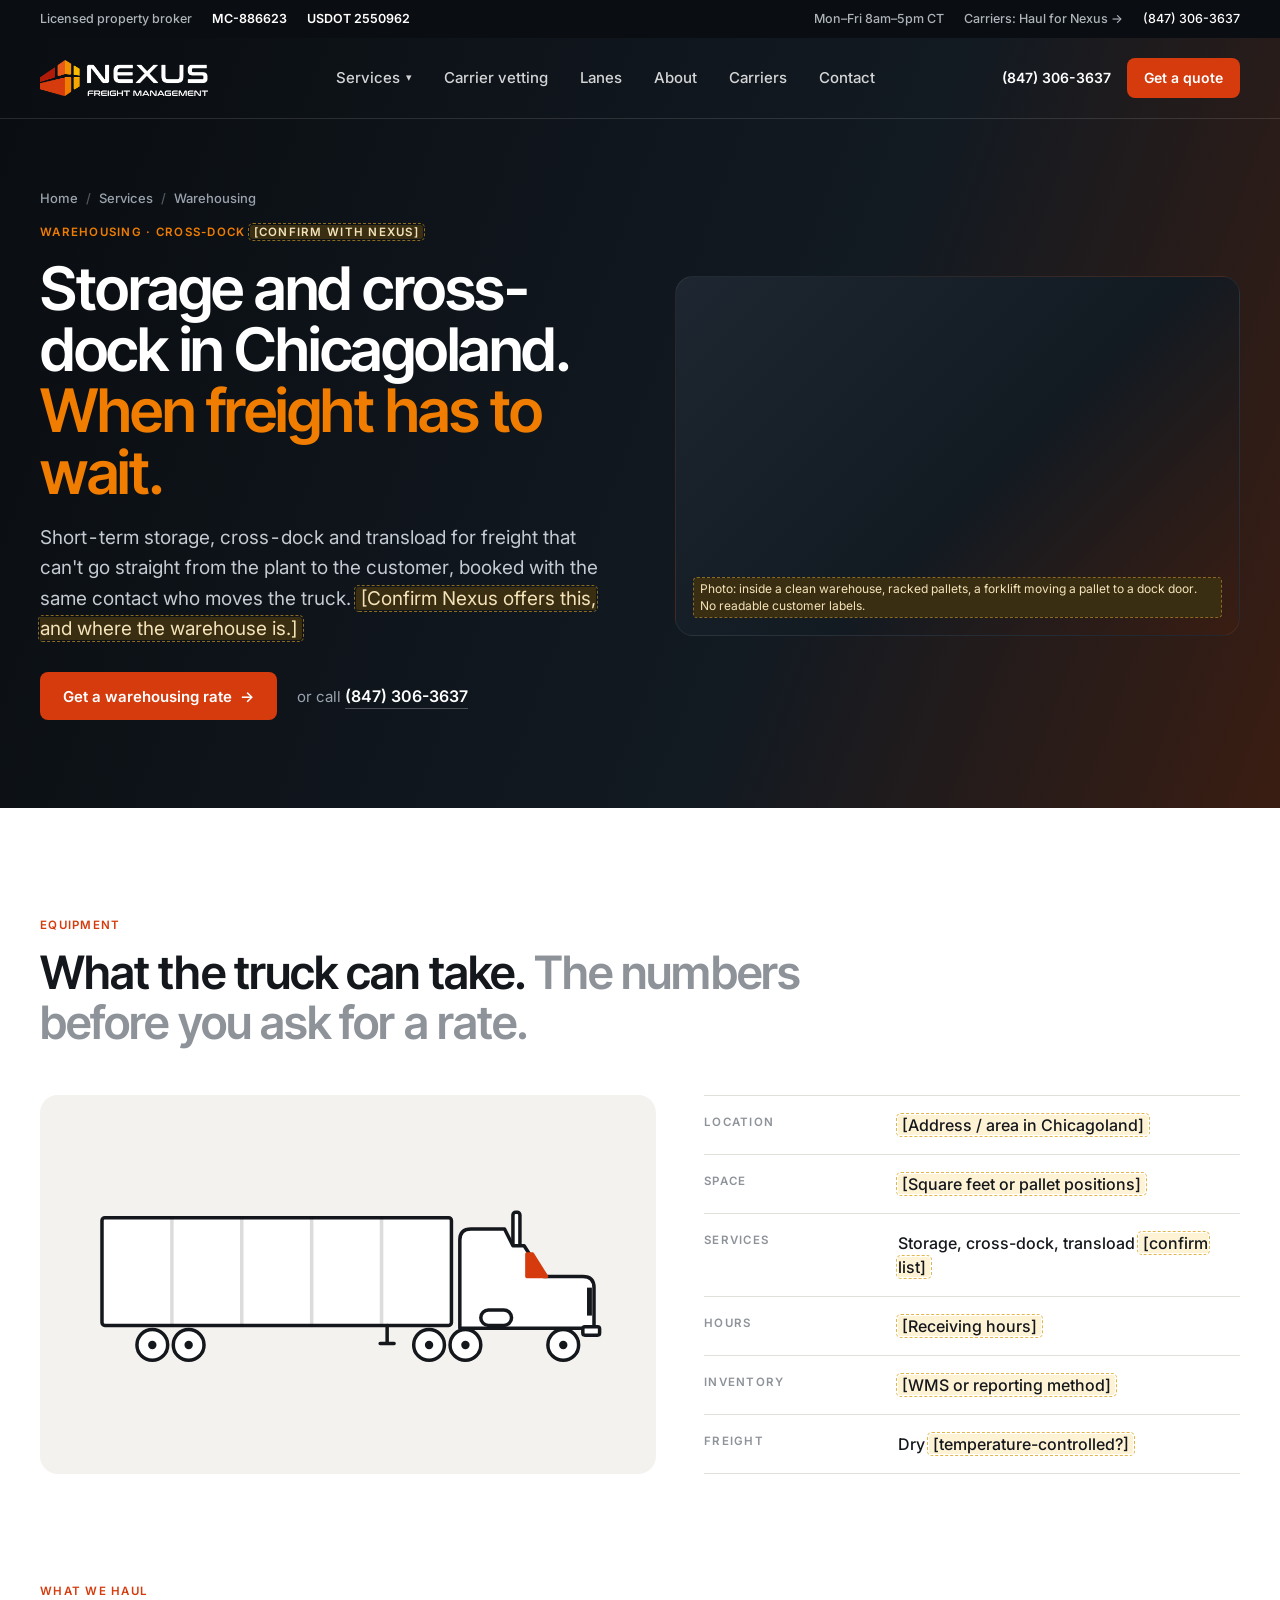
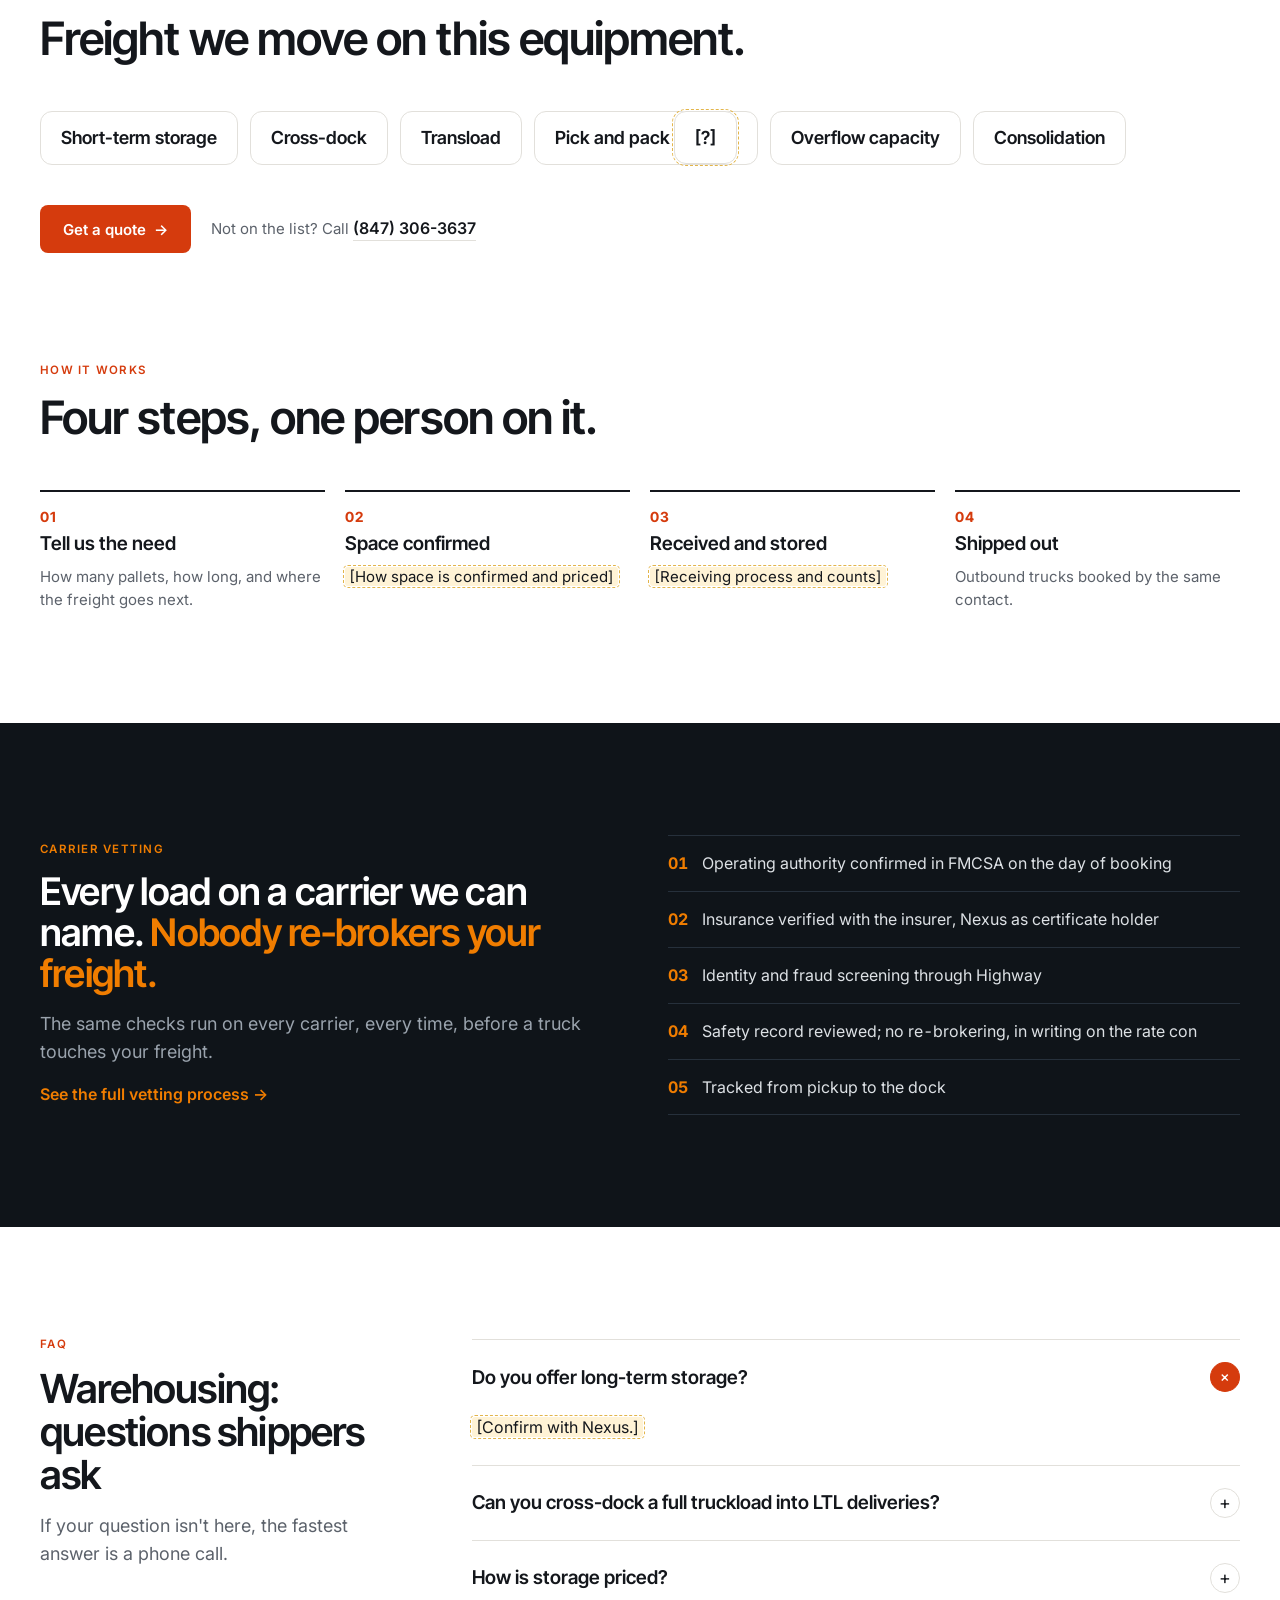
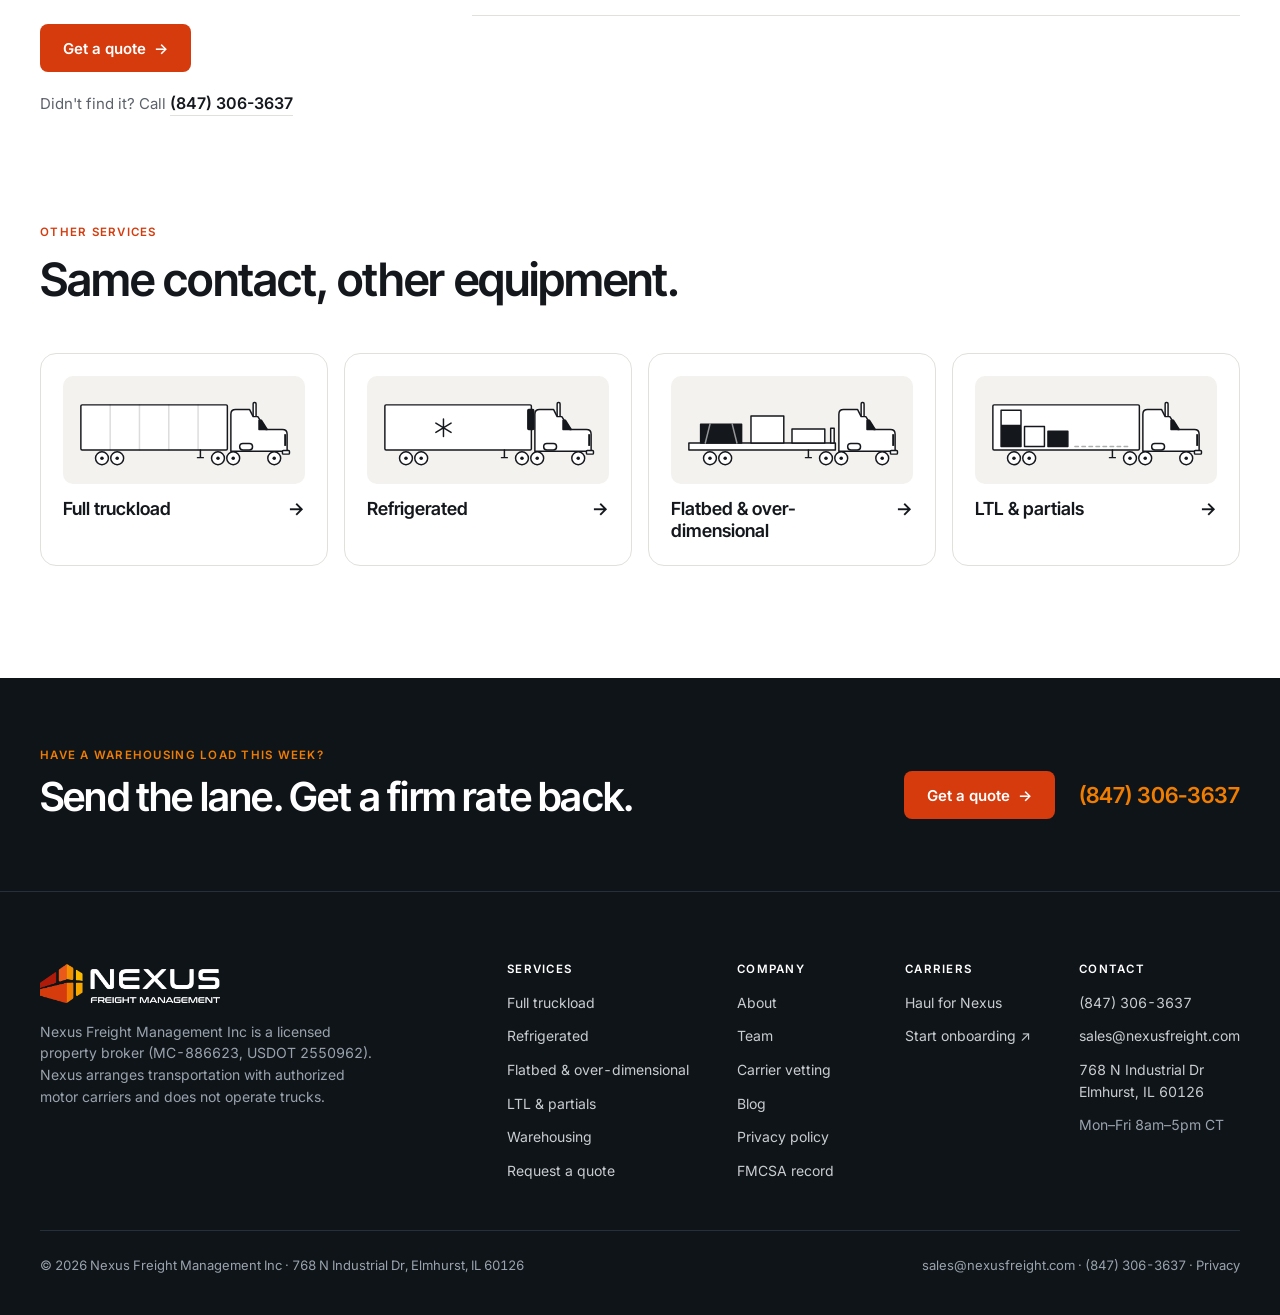
<file: warehousing.html>
<!doctype html>
<html lang="en">
<head>
<meta charset="utf-8">
<meta name="robots" content="noindex, nofollow">
<meta name="viewport" content="width=device-width, initial-scale=1">
<title>Warehousing & Cross-Dock in Chicagoland | Nexus Freight</title>
<meta name="description" content="Short-term storage and cross-dock in Chicagoland for freight that has to wait between the plant and the customer, booked with the same Nexus contact.">
<link rel="canonical" href="https://nexusfreight.com/warehousing">
<meta property="og:type" content="website">
<meta property="og:site_name" content="Nexus Freight Management">
<meta property="og:title" content="Warehousing & Cross-Dock in Chicagoland | Nexus Freight">
<meta property="og:description" content="Short-term storage and cross-dock in Chicagoland for freight that has to wait between the plant and the customer, booked with the same Nexus contact.">
<meta property="og:url" content="https://nexusfreight.com/warehousing">
<meta property="og:image" content="https://nexusfreight.com/assets/img/og-image.jpg">
<meta property="og:image:width" content="1200"><meta property="og:image:height" content="630">
<meta name="twitter:card" content="summary_large_image">
<meta name="theme-color" content="#0F1419">
<link rel="icon" href="assets/img/favicon-32.png?v=1ab4cd3b" sizes="32x32" type="image/png">
<link rel="apple-touch-icon" href="assets/img/apple-touch-icon.png?v=4abcfe99">
<link rel="preconnect" href="https://fonts.googleapis.com"><link rel="preconnect" href="https://fonts.gstatic.com" crossorigin>
<link rel="stylesheet" href="https://fonts.googleapis.com/css2?family=Inter+Tight:wght@500;600;700&amp;family=Inter:wght@400;500;600;700&amp;display=swap">
<link rel="stylesheet" href="assets/site.css?v=d2790fc0">
<script type="application/ld+json">{"@context": "https://schema.org", "@graph": [{"@type": ["Organization", "LocalBusiness"], "@id": "https://nexusfreight.com/#org", "name": "Nexus Freight Management Inc", "url": "https://nexusfreight.com/", "logo": "https://nexusfreight.com/assets/img/logo-nexus-dark.png", "image": "https://nexusfreight.com/assets/img/og-image.jpg", "description": "Licensed freight broker in Elmhurst, Illinois. Full truckload, refrigerated, flatbed and LTL freight on vetted carriers.", "telephone": "+1-847-306-3637", "email": "sales@nexusfreight.com", "foundingDate": "2014", "address": {"@type": "PostalAddress", "streetAddress": "768 N Industrial Dr", "addressLocality": "Elmhurst", "addressRegion": "IL", "postalCode": "60126", "addressCountry": "US"}, "geo": {"@type": "GeoCoordinates", "latitude": 41.9225, "longitude": -87.9473}, "openingHoursSpecification": [{"@type": "OpeningHoursSpecification", "dayOfWeek": ["Monday", "Tuesday", "Wednesday", "Thursday", "Friday"], "opens": "08:00", "closes": "17:00"}], "areaServed": {"@type": "Country", "name": "United States"}, "identifier": [{"@type": "PropertyValue", "propertyID": "USDOT", "value": "2550962"}, {"@type": "PropertyValue", "propertyID": "MC", "value": "MC-886623"}]}, {"@type": "Service", "name": "Warehousing freight brokerage", "serviceType": "Warehousing", "provider": {"@id": "https://nexusfreight.com/#org"}, "areaServed": {"@type": "Country", "name": "United States"}, "url": "https://nexusfreight.com/warehousing", "description": "Short-term storage and cross-dock in Chicagoland for freight that has to wait between the plant and the customer, booked with the same Nexus contact."}, {"@type": "BreadcrumbList", "itemListElement": [{"@type": "ListItem", "position": 1, "name": "Home", "item": "https://nexusfreight.com/"}, {"@type": "ListItem", "position": 2, "name": "Services", "item": "https://nexusfreight.com/#services"}, {"@type": "ListItem", "position": 3, "name": "Warehousing", "item": "https://nexusfreight.com/warehousing"}]}, {"@type": "FAQPage", "mainEntity": [{"@type": "Question", "name": "Do you offer long-term storage?", "acceptedAnswer": {"@type": "Answer", "text": "[Confirm with Nexus.]"}}, {"@type": "Question", "name": "Can you cross-dock a full truckload into LTL deliveries?", "acceptedAnswer": {"@type": "Answer", "text": "[Confirm with Nexus.]"}}, {"@type": "Question", "name": "How is storage priced?", "acceptedAnswer": {"@type": "Answer", "text": "[Per pallet per month, or another model: confirm with Nexus.]"}}]}]}</script>
<script>
  /* ?bg=a…f background variant (default d) · ?figma = html.to.figma capture: no motion, nothing sticky */
  (function () {
    var q = location.search, d = document.documentElement;
    var m = q.match(/bg=([a-f])/); d.setAttribute('data-bg', m ? m[1] : 'd');
    var still = /figma/.test(q) || (window.matchMedia && matchMedia('(prefers-reduced-motion: reduce)').matches);
    if (!still && 'IntersectionObserver' in window) d.classList.add('anim');
    if (/figma/.test(q)) d.classList.add('figma');
  })();
</script>
</head>
<body>

<!--HEADER-->
<div class="utility">
  <div class="container">
    <div class="left"><span class="hide-m">Licensed property broker</span><span><b>MC-886623</b></span><span><b>USDOT 2550962</b></span></div>
    <div class="right"><span class="hide-m">Mon–Fri 8am–5pm CT</span><a class="carrier-link" href="carriers.html"><span class="hide-m">Carriers: </span>Haul for Nexus →</a><a class="hide-m" href="tel:+18473063637" data-track="call">(847) 306-3637</a></div>
  </div>
</div>
<!-- Header: sticky on the live page, solid once scrolled; static for ?figma capture -->
<header class="header">
  <div class="container">
    <a class="logo" href="index.html"><img width="640" height="137" src="assets/img/logo-nexus-white.png?v=5790f7f6" alt="Nexus Freight Management"></a>
    <nav class="nav" aria-label="Main">
      <div class="nav-dd">
        <button type="button" aria-expanded="false" aria-haspopup="true">Services <span class="car">▾</span></button>
        <div class="dd"><div class="dd-inner">
          <a href="full-truckload.html">Full truckload<small>53′ dry van, spot or contract</small></a>
          <a href="refrigerated.html">Refrigerated<small>Frozen and chilled, set point on the rate con</small></a>
          <a href="flatbed.html">Flatbed & over-dimensional<small>Steel, machinery, permits and escorts</small></a>
          <a href="ltl.html">LTL & partials<small>When a full trailer is more truck than you need</small></a>
          <a href="warehousing.html">Warehousing<small>Storage and cross-dock in Chicagoland</small></a>
          <a class="all" href="index.html#services">All services →</a>
        </div></div>
      </div>
      <a href="index.html#vetting">Carrier vetting</a>
      <a href="index.html#lanes">Lanes</a>
      <a href="about.html">About</a>
      <a href="carriers.html">Carriers</a>
      <a href="index.html#contact">Contact</a>
    </nav>
    <div class="actions">
      <a class="phone" href="tel:+18473063637" data-track="call">(847) 306-3637</a>
      <a class="btn btn-primary btn-sm" href="index.html#contact" data-track="quote">Get a quote</a>
      <button class="menu-btn" type="button" aria-expanded="false" aria-controls="mnav" aria-label="Open menu"><span></span><span></span><span></span></button>
    </div>
  </div>
  <div class="mnav" id="mnav" hidden>
    <div class="mnav-top"><a class="logo" href="index.html"><img width="640" height="137" src="assets/img/logo-nexus-white.png?v=5790f7f6" alt="Nexus Freight Management"></a><button class="menu-close" type="button" aria-label="Close menu"><span></span><span></span></button></div>
    <span class="m-h">Services</span>
    <div class="m-sub">
      <a href="full-truckload.html">Full truckload</a>
      <a href="refrigerated.html">Refrigerated</a>
      <a href="flatbed.html">Flatbed &amp; OD</a>
      <a href="ltl.html">LTL &amp; partials</a>
      <a href="warehousing.html">Warehousing</a>
    </div>
    <a href="index.html#vetting">Carrier vetting</a>
    <a href="index.html#lanes">Lanes</a>
    <a href="about.html">About</a>
    <a href="carriers.html">Carriers</a>
    <a href="blog.html">Blog</a>
    <a href="index.html#contact">Contact</a>
    <div class="m-foot">
      <a class="m-phone" href="tel:+18473063637" data-track="call">(847) 306-3637</a>
      <a class="btn btn-primary btn-block" href="index.html#contact" data-track="quote">Get a quote <span class="arr">→</span></a>
      <span class="m-meta">Mon–Fri 8am–5pm CT</span><span class="m-meta">MC-886623 · USDOT 2550962</span>
    </div>
  </div>
</header>
<!--/HEADER-->

<section class="hero page-hero">
  <div class="container page-hero-inner split">
    <div class="ph-copy rise">
      <nav class="crumbs" aria-label="Breadcrumb"><a href="index.html">Home</a><span class="sep">/</span><a href="index.html#services">Services</a><span class="sep">/</span><span>Warehousing</span></nav>
      <span class="eyebrow">Warehousing · cross-dock <span class="ph">[confirm with Nexus]</span></span>
      <h1>Storage and cross-dock in Chicagoland. <span class="accent">When freight has to wait.</span></h1>
      <p class="lede-d">Short-term storage, cross-dock and transload for freight that can't go straight from the plant to the customer, booked with the same contact who moves the truck. <span class="ph">[Confirm Nexus offers this, and where the warehouse is.]</span></p>
      <div class="cta-line reveal"><a class="btn btn-primary" href="index.html?eq=warehousing#contact" data-track="quote">Get a warehousing rate <span class="arr">→</span></a><span>or call <a class="tel" href="tel:+18473063637" data-track="call">(847) 306-3637</a></span></div>
    </div>
    <div class="shot rise" style="--d:.15s"><span class="cover-tag">Photo: inside a clean warehouse, racked pallets, a forklift moving a pallet to a dock door. No readable customer labels.</span></div>
  </div>
</section>

<section class="section">
  <div class="container">
    <div class="sec-head reveal"><span class="eyebrow">Equipment</span><h2>What the truck can take. <span class="grey">The numbers before you ask for a rate.</span></h2></div>
    <div class="spec-wrap">
      <div class="eq-card eq-on reveal"><svg xmlns="http://www.w3.org/2000/svg" aria-hidden="true" width="372" height="140" viewBox="0 0 372 140" aria-label="53-foot dry van trailer" fill="none" stroke="#14171C" stroke-width="2.5" stroke-linejoin="round" stroke-linecap="round"><rect x="10" y="22" width="250" height="77" rx="2" fill="#FFFFFF"/><line x1="60" y1="22" x2="60" y2="99" stroke-opacity=".15"/><line x1="110" y1="22" x2="110" y2="99" stroke-opacity=".15"/><line x1="160" y1="22" x2="160" y2="99" stroke-opacity=".15"/><line x1="210" y1="22" x2="210" y2="99" stroke-opacity=".15"/><path d="M214 99V111M209 112H219"/><circle cx="46" cy="113" r="11" fill="#FFFFFF"/><circle cx="46" cy="113" r="3" fill="#14171C" stroke="none"/><circle cx="72" cy="113" r="11" fill="#FFFFFF"/><circle cx="72" cy="113" r="3" fill="#14171C" stroke="none"/><rect x="304" y="18" width="5" height="44" rx="2" fill="#FFFFFF"/><path d="M266 101V38Q266 30 274 30H298L304 42H312L326 64H354Q362 64 362 72V101Z" fill="#FFFFFF"/><path class="acc acc-f" d="M314 48H318L328 64H314Z" fill="#14171C" stroke="#14171C"/><rect x="357" y="72" width="3.5" height="20" fill="#14171C" stroke="none"/><rect x="281" y="88" width="22" height="11" rx="5.5" fill="#FFFFFF"/><rect x="354" y="100" width="12" height="6" rx="1.5" fill="#FFFFFF"/><circle cx="244" cy="113" r="11" fill="#FFFFFF"/><circle cx="244" cy="113" r="3" fill="#14171C" stroke="none"/><circle cx="270" cy="113" r="11" fill="#FFFFFF"/><circle cx="270" cy="113" r="3" fill="#14171C" stroke="none"/><circle cx="340" cy="113" r="11" fill="#FFFFFF"/><circle cx="340" cy="113" r="3" fill="#14171C" stroke="none"/></svg></div>
      <div class="spec-table reveal"><div class="spec-row"><span class="k">Location</span><span class="v"><span class="ph">[Address / area in Chicagoland]</span></span></div><div class="spec-row"><span class="k">Space</span><span class="v"><span class="ph">[Square feet or pallet positions]</span></span></div><div class="spec-row"><span class="k">Services</span><span class="v">Storage, cross-dock, transload <span class="ph">[confirm list]</span></span></div><div class="spec-row"><span class="k">Hours</span><span class="v"><span class="ph">[Receiving hours]</span></span></div><div class="spec-row"><span class="k">Inventory</span><span class="v"><span class="ph">[WMS or reporting method]</span></span></div><div class="spec-row"><span class="k">Freight</span><span class="v">Dry <span class="ph">[temperature-controlled?]</span></span></div></div>
    </div>
  </div>
</section>

<section class="section tint" style="padding-top:0">
  <div class="container">
    <div class="sec-head reveal"><span class="eyebrow">What we haul</span><h2>Freight we move on this equipment.</h2></div>
    <div class="haul reveal"><span>Short-term storage</span><span>Cross-dock</span><span>Transload</span><span>Pick and pack <span class="ph">[?]</span></span><span>Overflow capacity</span><span>Consolidation</span></div>
    <div class="cta-line reveal"><a class="btn btn-primary" href="index.html?eq=warehousing#contact" data-track="quote">Get a quote <span class="arr">→</span></a><span>Not on the list? Call <a class="tel" href="tel:+18473063637" data-track="call">(847) 306-3637</a></span></div>
  </div>
</section>

<section class="section" style="padding-top:0">
  <div class="container">
    <div class="sec-head reveal"><span class="eyebrow">How it works</span><h2>Four steps, one person on it.</h2></div>
    <div class="msteps"><div class="mstep reveal" style="--d:0.00s"><span class="n">01</span><h3>Tell us the need</h3><p>How many pallets, how long, and where the freight goes next.</p></div><div class="mstep reveal" style="--d:0.08s"><span class="n">02</span><h3>Space confirmed</h3><p><span class="ph">[How space is confirmed and priced]</span></p></div><div class="mstep reveal" style="--d:0.16s"><span class="n">03</span><h3>Received and stored</h3><p><span class="ph">[Receiving process and counts]</span></p></div><div class="mstep reveal" style="--d:0.24s"><span class="n">04</span><h3>Shipped out</h3><p>Outbound trucks booked by the same contact.</p></div></div>
  </div>
</section>

<section class="section night">
  <div class="container vet-mini">
    <div class="sec-head reveal">
      <span class="eyebrow">Carrier vetting</span>
      <h2>Every load on a carrier we can name. <span class="accent">Nobody re&#8209;brokers your freight.</span></h2>
      <p>The same checks run on every carrier, every time, before a truck touches your freight.</p>
      <a class="link-arrow" href="index.html#vetting">See the full vetting process <span class="arr">→</span></a>
    </div>
    <div class="checks reveal">
      <div><b>01</b>Operating authority confirmed in FMCSA on the day of booking</div>
      <div><b>02</b>Insurance verified with the insurer, Nexus as certificate holder</div>
      <div><b>03</b>Identity and fraud screening through Highway</div>
      <div><b>04</b>Safety record reviewed; no re-brokering, in writing on the rate con</div>
      <div><b>05</b>Tracked from pickup to the dock</div>
    </div>
  </div>
</section>

<section class="section">
  <div class="container">
    <div class="faq-wrap">
      <div class="sec-head reveal">
        <span class="eyebrow">FAQ</span>
        <h2>Warehousing: questions shippers ask</h2>
        <p>If your question isn't here, the fastest answer is a phone call.</p>
        <div class="cta-line reveal"><a class="btn btn-primary" href="index.html#contact" data-track="quote">Get a quote <span class="arr">→</span></a><span>Didn't find it? Call <a class="tel" href="tel:+18473063637" data-track="call">(847) 306-3637</a></span></div>
      </div>
      <div class="faq-list reveal">
<details class="faq-item" open><summary>Do you offer long-term storage?<span class="pm">+</span></summary><div class="faq-a"><span class="ph">[Confirm with Nexus.]</span></div></details>
<details class="faq-item"><summary>Can you cross-dock a full truckload into LTL deliveries?<span class="pm">+</span></summary><div class="faq-a"><span class="ph">[Confirm with Nexus.]</span></div></details>
<details class="faq-item"><summary>How is storage priced?<span class="pm">+</span></summary><div class="faq-a"><span class="ph">[Per pallet per month, or another model: confirm with Nexus.]</span></div></details>
      </div>
    </div>
  </div>
</section>

<section class="section tint" style="padding-top:0">
  <div class="container">
    <div class="sec-head reveal"><span class="eyebrow">Other services</span><h2>Same contact, other equipment.</h2></div>
    <div class="rel"><a class="reveal" href="full-truckload.html"><div class="rel-art"><svg xmlns="http://www.w3.org/2000/svg" aria-hidden="true" width="372" height="140" viewBox="0 0 372 140" aria-label="53-foot dry van trailer" fill="none" stroke="#14171C" stroke-width="2.5" stroke-linejoin="round" stroke-linecap="round"><rect x="10" y="22" width="250" height="77" rx="2" fill="#FFFFFF"/><line x1="60" y1="22" x2="60" y2="99" stroke-opacity=".15"/><line x1="110" y1="22" x2="110" y2="99" stroke-opacity=".15"/><line x1="160" y1="22" x2="160" y2="99" stroke-opacity=".15"/><line x1="210" y1="22" x2="210" y2="99" stroke-opacity=".15"/><path d="M214 99V111M209 112H219"/><circle cx="46" cy="113" r="11" fill="#FFFFFF"/><circle cx="46" cy="113" r="3" fill="#14171C" stroke="none"/><circle cx="72" cy="113" r="11" fill="#FFFFFF"/><circle cx="72" cy="113" r="3" fill="#14171C" stroke="none"/><rect x="304" y="18" width="5" height="44" rx="2" fill="#FFFFFF"/><path d="M266 101V38Q266 30 274 30H298L304 42H312L326 64H354Q362 64 362 72V101Z" fill="#FFFFFF"/><path class="acc acc-f" d="M314 48H318L328 64H314Z" fill="#14171C" stroke="#14171C"/><rect x="357" y="72" width="3.5" height="20" fill="#14171C" stroke="none"/><rect x="281" y="88" width="22" height="11" rx="5.5" fill="#FFFFFF"/><rect x="354" y="100" width="12" height="6" rx="1.5" fill="#FFFFFF"/><circle cx="244" cy="113" r="11" fill="#FFFFFF"/><circle cx="244" cy="113" r="3" fill="#14171C" stroke="none"/><circle cx="270" cy="113" r="11" fill="#FFFFFF"/><circle cx="270" cy="113" r="3" fill="#14171C" stroke="none"/><circle cx="340" cy="113" r="11" fill="#FFFFFF"/><circle cx="340" cy="113" r="3" fill="#14171C" stroke="none"/></svg></div><h3>Full truckload <span>→</span></h3></a><a class="reveal" href="refrigerated.html"><div class="rel-art"><svg xmlns="http://www.w3.org/2000/svg" aria-hidden="true" width="372" height="140" viewBox="0 0 372 140" aria-label="Refrigerated trailer" fill="none" stroke="#14171C" stroke-width="2.5" stroke-linejoin="round" stroke-linecap="round"><rect x="10" y="22" width="250" height="77" rx="2" fill="#FFFFFF"/><path class="acc" d="M110 46v30M97 53l26 16M97 69l26-16" stroke="#14171C"/><rect x="254" y="30" width="10" height="34" rx="1.5" fill="#14171C" stroke="#14171C" class="acc acc-f"/><path d="M214 99V111M209 112H219"/><circle cx="46" cy="113" r="11" fill="#FFFFFF"/><circle cx="46" cy="113" r="3" fill="#14171C" stroke="none"/><circle cx="72" cy="113" r="11" fill="#FFFFFF"/><circle cx="72" cy="113" r="3" fill="#14171C" stroke="none"/><rect x="304" y="18" width="5" height="44" rx="2" fill="#FFFFFF"/><path d="M266 101V38Q266 30 274 30H298L304 42H312L326 64H354Q362 64 362 72V101Z" fill="#FFFFFF"/><path class="acc acc-f" d="M314 48H318L328 64H314Z" fill="#14171C" stroke="#14171C"/><rect x="357" y="72" width="3.5" height="20" fill="#14171C" stroke="none"/><rect x="281" y="88" width="22" height="11" rx="5.5" fill="#FFFFFF"/><rect x="354" y="100" width="12" height="6" rx="1.5" fill="#FFFFFF"/><circle cx="244" cy="113" r="11" fill="#FFFFFF"/><circle cx="244" cy="113" r="3" fill="#14171C" stroke="none"/><circle cx="270" cy="113" r="11" fill="#FFFFFF"/><circle cx="270" cy="113" r="3" fill="#14171C" stroke="none"/><circle cx="340" cy="113" r="11" fill="#FFFFFF"/><circle cx="340" cy="113" r="3" fill="#14171C" stroke="none"/></svg></div><h3>Refrigerated <span>→</span></h3></a><a class="reveal" href="flatbed.html"><div class="rel-art"><svg xmlns="http://www.w3.org/2000/svg" aria-hidden="true" width="372" height="140" viewBox="0 0 372 140" aria-label="Flatbed trailer with secured load" fill="none" stroke="#14171C" stroke-width="2.5" stroke-linejoin="round" stroke-linecap="round"><rect x="10" y="87" width="250" height="12" fill="#FFFFFF"/><rect x="252" y="62" width="6" height="25" fill="#FFFFFF"/><rect x="30" y="55" width="70" height="32" fill="#14171C" stroke="#14171C" class="acc acc-f"/><path d="M46 55l-8 32M84 55l8 32" stroke="#FFFFFF" stroke-opacity=".55"/><rect x="116" y="41" width="56" height="46" fill="#FFFFFF"/><rect x="186" y="63" width="56" height="24" fill="#FFFFFF"/><path d="M214 99V111M209 112H219"/><circle cx="46" cy="113" r="11" fill="#FFFFFF"/><circle cx="46" cy="113" r="3" fill="#14171C" stroke="none"/><circle cx="72" cy="113" r="11" fill="#FFFFFF"/><circle cx="72" cy="113" r="3" fill="#14171C" stroke="none"/><rect x="304" y="18" width="5" height="44" rx="2" fill="#FFFFFF"/><path d="M266 101V38Q266 30 274 30H298L304 42H312L326 64H354Q362 64 362 72V101Z" fill="#FFFFFF"/><path class="acc acc-f" d="M314 48H318L328 64H314Z" fill="#14171C" stroke="#14171C"/><rect x="357" y="72" width="3.5" height="20" fill="#14171C" stroke="none"/><rect x="281" y="88" width="22" height="11" rx="5.5" fill="#FFFFFF"/><rect x="354" y="100" width="12" height="6" rx="1.5" fill="#FFFFFF"/><circle cx="244" cy="113" r="11" fill="#FFFFFF"/><circle cx="244" cy="113" r="3" fill="#14171C" stroke="none"/><circle cx="270" cy="113" r="11" fill="#FFFFFF"/><circle cx="270" cy="113" r="3" fill="#14171C" stroke="none"/><circle cx="340" cy="113" r="11" fill="#FFFFFF"/><circle cx="340" cy="113" r="3" fill="#14171C" stroke="none"/></svg></div><h3>Flatbed & over-dimensional <span>→</span></h3></a><a class="reveal" href="ltl.html"><div class="rel-art"><svg xmlns="http://www.w3.org/2000/svg" aria-hidden="true" width="372" height="140" viewBox="0 0 372 140" aria-label="Trailer with a partial load of pallets" fill="none" stroke="#14171C" stroke-width="2.5" stroke-linejoin="round" stroke-linecap="round"><rect x="10" y="22" width="250" height="77" rx="2" fill="#FFFFFF"/><rect x="24" y="59" width="34" height="34" fill="#14171C" stroke="#14171C" class="acc acc-f"/><rect x="64" y="59" width="34" height="34" fill="#FFFFFF"/><rect x="24" y="31" width="34" height="26" fill="#FFFFFF"/><rect x="104" y="67" width="34" height="26" fill="#14171C" stroke="#14171C" class="acc acc-f"/><path d="M150 93h96" stroke-dasharray="6 6" stroke-opacity=".35"/><path d="M214 99V111M209 112H219"/><circle cx="46" cy="113" r="11" fill="#FFFFFF"/><circle cx="46" cy="113" r="3" fill="#14171C" stroke="none"/><circle cx="72" cy="113" r="11" fill="#FFFFFF"/><circle cx="72" cy="113" r="3" fill="#14171C" stroke="none"/><rect x="304" y="18" width="5" height="44" rx="2" fill="#FFFFFF"/><path d="M266 101V38Q266 30 274 30H298L304 42H312L326 64H354Q362 64 362 72V101Z" fill="#FFFFFF"/><path class="acc acc-f" d="M314 48H318L328 64H314Z" fill="#14171C" stroke="#14171C"/><rect x="357" y="72" width="3.5" height="20" fill="#14171C" stroke="none"/><rect x="281" y="88" width="22" height="11" rx="5.5" fill="#FFFFFF"/><rect x="354" y="100" width="12" height="6" rx="1.5" fill="#FFFFFF"/><circle cx="244" cy="113" r="11" fill="#FFFFFF"/><circle cx="244" cy="113" r="3" fill="#14171C" stroke="none"/><circle cx="270" cy="113" r="11" fill="#FFFFFF"/><circle cx="270" cy="113" r="3" fill="#14171C" stroke="none"/><circle cx="340" cy="113" r="11" fill="#FFFFFF"/><circle cx="340" cy="113" r="3" fill="#14171C" stroke="none"/></svg></div><h3>LTL & partials <span>→</span></h3></a></div>
  </div>
</section>

<section class="blog-cta">
  <div class="container blog-cta-inner reveal">
    <div><span class="eyebrow">Have a warehousing load this week?</span><h2>Send the lane. Get a firm rate back.</h2></div>
    <div class="blog-cta-actions"><a class="btn btn-primary" href="index.html?eq=warehousing#contact" data-track="quote">Get a quote <span class="arr">→</span></a><a class="band-phone sm" href="tel:+18473063637" data-track="call">(847) 306-3637</a></div>
  </div>
</section>

<!--FOOTER-->
<footer class="footer">
  <div class="container">
    <div class="footer-top">
      <div class="footer-brand">
        <img width="640" height="137" src="assets/img/logo-nexus-white.png?v=5790f7f6" alt="Nexus Freight Management">
        <p>Nexus Freight Management Inc is a licensed property broker (MC-886623, USDOT 2550962). Nexus arranges transportation with authorized motor carriers and does not operate trucks.</p>
      </div>
      <div class="footer-cols">
        <div class="footer-col"><span class="h">Services</span><a href="full-truckload.html">Full truckload</a><a href="refrigerated.html">Refrigerated</a><a href="flatbed.html">Flatbed & over-dimensional</a><a href="ltl.html">LTL & partials</a><a href="warehousing.html">Warehousing</a><a href="index.html#contact">Request a quote</a></div>
        <div class="footer-col"><span class="h">Company</span><a href="about.html">About</a><a href="index.html#team">Team</a><a href="index.html#vetting">Carrier vetting</a><a href="blog.html">Blog</a><a href="privacy.html">Privacy policy</a><a href="https://safer.fmcsa.dot.gov/query.asp?searchtype=ANY&amp;query_type=queryCarrierSnapshot&amp;query_param=USDOT&amp;query_string=2550962" target="_blank" rel="noopener">FMCSA record</a></div>
        <div class="footer-col"><span class="h">Carriers</span><a href="carriers.html">Haul for Nexus</a><a href="https://highway.com/go/nexus-freight-management" target="_blank" rel="noopener">Start onboarding ↗</a></div>
        <div class="footer-col"><span class="h">Contact</span><a href="tel:+18473063637" data-track="call">(847) 306-3637</a><a href="mailto:sales@nexusfreight.com" data-track="email">sales@nexusfreight.com</a><a href="https://www.google.com/maps/search/?api=1&amp;query=Nexus+Freight+Management+Inc+768+N+Industrial+Dr+Elmhurst+IL" target="_blank" rel="noopener">768 N Industrial Dr<br>Elmhurst, IL 60126</a><span class="f-hours">Mon–Fri 8am–5pm CT</span></div>
      </div>
    </div>
    <div class="footer-bottom">
      <span>© 2026 Nexus Freight Management Inc · <a class="lnk" href="https://www.google.com/maps/search/?api=1&amp;query=Nexus+Freight+Management+Inc+768+N+Industrial+Dr+Elmhurst+IL" target="_blank" rel="noopener">768 N Industrial Dr, Elmhurst, IL 60126</a></span>
      <span><a class="lnk" href="mailto:sales@nexusfreight.com" data-track="email">sales@nexusfreight.com</a> · <a class="lnk" href="tel:+18473063637" data-track="call">(847) 306-3637</a> · <a class="lnk" href="privacy.html">Privacy</a></span>
    </div>
  </div>
</footer>
<!--/FOOTER-->

<!--SCRIPTS-->
<div class="mbar" id="mbar"><a class="call" href="tel:+18473063637" data-track="call"><b>📞 (847) 306-3637</b><small>Call now</small></a><a class="quote" href="index.html#contact" data-track="quote">Get a quote →</a></div>
<script src="assets/site.js?v=fe7e9eb2" defer></script>
<!--/SCRIPTS-->
</body>
</html>
</file>
<file: assets/site.css>
/* Nexus Freight Management — homepage concept v2
   Built for capture with html.to.figma, so:
   - the header is sticky only when NOT in ?figma mode (html.figma keeps it static for capture)
   - no ::before / ::after content, no clip-path, no mask, no background-clip:text
   - flexbox only, no CSS Grid; every visual is a real <img> or inline <svg>
   - open index.html?figma before capturing: it switches the motion layer off so
     nothing is caught mid-animation
   Design widths: 1440 desktop, 390 mobile.
   Direction: Ramp's light, quiet canvas + Loadsmart's dark data sections, in Nexus orange.
   Background variants for review: ?bg=a (warm grey), ?bg=b (white + cool grey), ?bg=c (warm gradient, default). */

/* Fonts are linked in each page <head> (preconnect + stylesheet) instead of @import: faster first paint. */

:root {
  --card: #FFFFFF;
  --ink: #14171C;
  --ink-2: #5C626B;
  --ink-3: #8E939A;
  --line: #E2E0DB;
  --orange: #D53B0D;     /* from the Nexus mark; 6.3:1 on white */
  --orange-dk: #B5320B;  /* hover */
  --orange-2: #F07D00;   /* lighter mark orange, dark sections only */
  --night: #0F1419;
  --night-2: #18202A;
  --night-line: #26303B;
  --night-ink-2: #9AA3AD;
  --ph: #FFF3D6;         /* placeholder highlight: content the client still owes */
  --ph-line: #E3B54A;

  /* background variant D (default, chosen 13.11): pure white page; contrast comes from the dark blocks */
  --paper: #FFFFFF;
  --tint: #FFFFFF;
  --tint-warm: #FFFFFF;

  --display: "Inter Tight", "Inter", Arial, sans-serif;
  --body: "Inter", Arial, sans-serif;
  --ease: cubic-bezier(.2, .7, .2, 1);
}
:root[data-bg="a"] { --paper: #F4F3F0; --tint: #F4F3F0; --tint-warm: #F4F3F0; }
:root[data-bg="c"] { --paper: #FBFAF8; --tint: linear-gradient(180deg, #FBFAF8 0%, #F3EEE8 100%); --tint-warm: linear-gradient(165deg, #FBFAF8 0%, #F9ECE2 100%); }
/* Whiter set (13.11): d pure white (default), e white + warm whisper, f white + cool */
:root[data-bg="e"] { --paper: #FFFFFF; --tint: linear-gradient(180deg, #FFFFFF 0%, #F8F5F1 100%); --tint-warm: linear-gradient(165deg, #FFFFFF 0%, #FDF2EA 100%); }
:root[data-bg="f"] { --paper: #FFFFFF; --tint: linear-gradient(180deg, #FFFFFF 0%, #F3F6F9 100%); --tint-warm: linear-gradient(165deg, #FFFFFF 0%, #EEF3F8 100%); --line: #E3E7EC; }
:root[data-bg="b"] { --paper: #FFFFFF; --tint: #F4F6F8; --tint-warm: #F4F6F8; --line: #E3E6EA; }

* { box-sizing: border-box; }
html, body { margin: 0; }
body { background: var(--paper); color: var(--ink); font: 400 16px/1.55 var(--body); -webkit-font-smoothing: antialiased; font-variant-numeric: tabular-nums; }
img { display: block; max-width: 100%; height: auto; }
a { color: inherit; }
h1, h2, h3, p, figure, blockquote { margin: 0; }

.container { width: 100%; max-width: 1280px; margin: 0 auto; padding: 0 40px; }

/* Placeholder marker */
.ph { background: var(--ph); outline: 1px dashed var(--ph-line); outline-offset: 1px; border-radius: 3px; padding: 0 4px; color: var(--ink); }
.night .ph, .hero .ph { background: #3A2E12; outline-color: #8C6A1E; color: #F4E3B8; }

/* Small uppercase label — Inter, not a monospace face */
.eyebrow, .label, .field label, .trust-item .k, .office-list .k, .footer-col .h {
  font: 600 11.5px/1 var(--body); letter-spacing: .11em; text-transform: uppercase;
}
.eyebrow { color: var(--orange); }
.night .eyebrow, .hero .eyebrow { color: var(--orange-2); }

/* Buttons */
.btn { display: inline-flex; align-items: center; justify-content: center; gap: 8px; height: 48px; padding: 0 22px; border-radius: 8px; font: 600 15px/1 var(--body); text-decoration: none; border: 1px solid transparent; white-space: nowrap; transition: background-color .2s, border-color .2s, color .2s, transform .2s var(--ease), box-shadow .2s; }
.btn .arr { display: inline-block; transition: transform .25s var(--ease); }
.btn:hover .arr { transform: translateX(4px); }
.btn-primary { background: var(--orange); color: #FFFFFF; }
.btn-primary:hover { background: var(--orange-dk); transform: translateY(-1px); box-shadow: 0 8px 20px rgba(213, 59, 13, .25); }
.btn-ghost { background: transparent; color: var(--ink); border-color: var(--line); }
.btn-ghost:hover { border-color: var(--ink); }
.btn-sm { height: 40px; padding: 0 16px; font-size: 14px; }
.btn-block { width: 100%; height: 52px; font-size: 16px; }
a:focus-visible, .btn:focus-visible { outline: 2px solid var(--orange-2); outline-offset: 3px; }

/* ---------- Utility bar ---------- */
.utility { background: #0A0D11; color: #AEB4BB; font: 500 12.5px/1 var(--body); }
.utility .container { display: flex; justify-content: space-between; align-items: center; height: 38px; gap: 16px; }
.utility .left, .utility .right { display: flex; gap: 20px; align-items: center; }
.utility b { color: #FFFFFF; font-weight: 600; }
.utility a { text-decoration: none; color: #FFFFFF; }
.utility .carrier-link { color: #AEB4BB; transition: color .2s; }
.utility .carrier-link:hover { color: var(--orange-2); }

/* ---------- Hero: dark media ---------- */
.hero { position: relative; background: var(--night); color: #FFFFFF; overflow: hidden; }
.hero-media { position: absolute; left: 0; top: 0; width: 100%; height: 100%; }
.hero-bg { display: block; width: 100%; height: 100%; object-fit: cover; filter: saturate(.8) contrast(1.08) brightness(.3); }
/* film grain over the video, under the gradient */
.hero-grain { position: absolute; left: -10%; top: -10%; width: 120%; height: 120%; background: url("img/grain.svg") repeat; background-size: 240px 240px; opacity: .22; mix-blend-mode: overlay; }
.hero-shade { position: absolute; left: 0; top: 0; width: 100%; height: 100%;
  background: linear-gradient(100deg, rgba(10,13,17,.95) 0%, rgba(10,13,17,.82) 42%, rgba(15,20,25,.55) 72%, rgba(213,59,13,.28) 100%); }
.hero-lines { position: absolute; left: 0; top: 0; width: 100%; height: 100%; opacity: .55; }

.header { position: relative; z-index: 50; border-bottom: 1px solid rgba(255,255,255,.12); transition: background-color .3s, border-color .3s, box-shadow .3s; }
html:not(.figma) .header { position: sticky; top: 0; }
html:not(.figma) { scroll-padding-top: 96px; }
.header.is-stuck { background: rgba(10, 13, 17, .94); border-bottom-color: rgba(255,255,255,.06); box-shadow: 0 10px 30px rgba(0,0,0,.28); }
/* header sits on top of the dark hero: pull the hero up under it */
.header + .hero { margin-top: -81px; }
.header .container { display: flex; align-items: center; justify-content: space-between; height: 80px; gap: 24px; }
.header .logo img { width: 168px; }
.nav { display: flex; gap: 32px; font: 500 15px/1 var(--body); }
.nav a { text-decoration: none; color: rgba(255,255,255,.82); padding: 6px 0; border-bottom: 1.5px solid transparent; transition: color .2s, border-color .2s; }
.nav a:hover { color: #FFFFFF; border-bottom-color: var(--orange-2); }
.header .actions { display: flex; gap: 16px; align-items: center; }
.header .phone { font: 600 14px/1 var(--body); text-decoration: none; color: #FFFFFF; }

.hero-inner { position: relative; display: flex; gap: 64px; align-items: center; padding-top: 169px; padding-bottom: 112px; }
.hero-copy { flex: 1 1 600px; min-width: 0; display: flex; flex-direction: column; gap: 24px; }
.hero h1 { font: 600 66px/1.02 var(--display); letter-spacing: -0.025em; }
.hero h1 .accent { color: var(--orange-2); }
.hero .sub { font-size: 19px; line-height: 1.6; color: #C4CAD1; max-width: 560px; }
.hero-points { display: flex; gap: 28px; flex-wrap: wrap; font-size: 15px; color: #C4CAD1; }
.hero-points b { color: #FFFFFF; font-weight: 600; }
.hero-points a { color: #C4CAD1; text-decoration: none; border-bottom: 1px solid rgba(255,255,255,.22); padding-bottom: 3px; transition: color .2s, border-color .2s; }
.hero-points a:hover { color: #FFFFFF; border-bottom-color: var(--orange-2); }
.hero-points .arr { display: inline-block; color: var(--orange-2); transition: transform .25s var(--ease); }
.hero-points a:hover .arr { transform: translate(2px, -2px); }

.quote-card { flex: 0 0 440px; min-width: 0; background: var(--card); color: var(--ink); border-radius: 18px; padding: 28px; display: flex; flex-direction: column; gap: 16px; box-shadow: 0 30px 80px rgba(0,0,0,.35); }
.qc-head { display: flex; flex-direction: column; gap: 6px; margin-bottom: 4px; }
.qc-head h2 { font: 600 26px/1.15 var(--display); letter-spacing: -0.01em; }
.qc-note { font-size: 14px; color: var(--ink-2); }
.quote-card .ph { background: var(--ph); outline-color: var(--ph-line); color: var(--ink); }
.qc-foot { font-size: 14px; color: var(--ink-2); text-align: center; }
.qc-foot a { font-weight: 600; text-decoration: none; color: var(--ink); }
.media-tag { position: absolute; right: 40px; bottom: 18px; max-width: 520px; font-size: 12px; line-height: 1.5; text-align: right; }

/* Fields */
.qs-row, .form-row { display: flex; gap: 12px; }
.field { flex: 1 1 0; min-width: 0; display: flex; flex-direction: column; gap: 7px; }
.field label { color: var(--ink-2); }
.input { height: 48px; border: 1px solid var(--line); border-radius: 9px; background: #F6F5F2; padding: 0 14px; font: 500 15px/46px var(--body); color: var(--ink); display: flex; justify-content: space-between; transition: border-color .2s, background-color .2s; }
.input:hover { border-color: #C9C5BD; background: #FFFFFF; }
.input.muted { color: var(--ink-3); }
.input.area { height: 104px; line-height: 1.5; padding-top: 12px; }
.caret { color: var(--ink-3); }

/* ---------- Trust strip ---------- */
.trust { border-bottom: 1px solid var(--line); background: var(--card); }
.trust .container { display: flex; align-items: stretch; }
.trust-item { flex: 1 1 0; padding: 24px 20px; border-right: 1px solid var(--line); display: flex; flex-direction: column; gap: 9px; }
.trust-item:first-child { padding-left: 0; }
.trust-item:last-child { border-right: 0; padding-right: 0; }
.trust-item .k { color: var(--ink-3); }
.trust-item .v { font: 600 21px/1.1 var(--display); white-space: nowrap; }
.trust-item .v .star { color: var(--orange); }
.trust-item a.link { color: var(--orange); text-decoration: none; font-size: 17px; }
.trust-item a.link .arr { display: inline-block; transition: transform .25s var(--ease); }
.trust-item a.link:hover .arr { transform: translateX(4px); }

/* ---------- Sections ---------- */
.section { padding: 112px 0; }
.tint { background: var(--tint); }
.tint-warm { background: var(--tint-warm); }
.sec-head { display: flex; flex-direction: column; gap: 16px; max-width: 860px; margin-bottom: 48px; }
.sec-head h2 { font: 600 46px/1.08 var(--display); letter-spacing: -0.02em; }
.sec-head h2 .grey { color: var(--ink-3); }
.sec-head h2 .accent { color: var(--orange); }
.sec-head p { font-size: 18px; color: var(--ink-2); max-width: 640px; }
.sec-head-row { display: flex; justify-content: space-between; align-items: flex-end; gap: 32px; margin-bottom: 48px; }
.sec-head-row .sec-head { margin-bottom: 0; }

/* ---------- Services: whole card is a link ---------- */
.bento { display: flex; flex-wrap: wrap; gap: 16px; }
.svc { flex: 1 1 calc(50% - 8px); min-width: 0; background: var(--card); border: 1px solid var(--line); border-radius: 16px; padding: 28px; display: flex; flex-direction: column; gap: 18px; color: var(--ink); text-decoration: none;
  transition: transform .4s var(--ease), box-shadow .4s var(--ease), border-color .3s; }
.svc:hover { transform: translateY(-6px); box-shadow: 0 24px 48px rgba(20, 23, 28, .10); border-color: #D6D2CA; }
.svc-top { display: flex; justify-content: space-between; align-items: flex-start; gap: 16px; }
.svc h3 { font: 600 22px/1.25 var(--display); }
.svc h3 .grey { color: var(--ink-3); font-weight: 500; }
.svc .arrow { width: 36px; height: 36px; border: 1px solid var(--line); border-radius: 9px; display: flex; align-items: center; justify-content: center; font-size: 16px; flex: 0 0 36px; transition: background-color .3s, color .3s, border-color .3s, transform .3s var(--ease); }
.svc:hover .arrow { background: var(--orange); border-color: var(--orange); color: #FFFFFF; transform: rotate(45deg); }
.svc-art { background: #F4F2EE; border-radius: 12px; padding: 28px 24px 20px; display: flex; justify-content: center; overflow: hidden; transition: background-color .3s; }
.svc:hover .svc-art { background: #F1EBE4; }
.svc-art img, .svc-art svg { width: 380px; height: auto; transition: transform .7s var(--ease); }
/* illustrations are black and white at rest; accents go orange on hover, keyboard focus and tap */
.svc-art .acc { transition: fill .3s, stroke .3s; }
.svc:hover .acc, .svc:focus-visible .acc, .svc:active .acc { stroke: var(--orange); }
.svc:hover .acc-f, .svc:focus-visible .acc-f, .svc:active .acc-f { fill: var(--orange); }
.svc:active { border-color: var(--orange); }
.svc:hover .svc-art img, .svc:hover .svc-art svg { transform: translateX(18px); }
.svc-spec { display: flex; gap: 8px; flex-wrap: wrap; }
/* Fifth card: warehousing, one wide row */
.svc-wide { flex-basis: 100%; flex-direction: row; align-items: center; gap: 32px; }
.svc-wide-text { flex: 1 1 0; min-width: 0; display: flex; flex-direction: column; gap: 12px; }
.svc-wide .svc-spec { flex: 0 1 auto; justify-content: flex-end; }
/* Who we ship for + flexible capacity */
.ship-for { display: flex; gap: 16px; margin-top: 16px; }
.sf-col { flex: 1 1 0; min-width: 0; border-top: 1px solid var(--line); padding-top: 24px; display: flex; flex-direction: column; gap: 14px; }
.sf-chips { display: flex; flex-wrap: wrap; gap: 8px 24px; font: 600 22px/1.3 var(--display); }
.sf-col p { font-size: 17px; color: var(--ink-2); max-width: 520px; }
.chip { font: 500 13px/1 var(--body); padding: 8px 11px; border-radius: 6px; border: 1px solid var(--line); color: var(--ink-2); }

/* ---------- Dark: vetting + steps ---------- */
.night { background: var(--night); color: #FFFFFF; }
.night .sec-head h2 .accent { color: var(--orange-2); }
.night .sec-head p { color: var(--night-ink-2); }
.vet { display: flex; gap: 64px; align-items: flex-start; }
.vet-intro { flex: 0 0 400px; display: flex; flex-direction: column; gap: 24px; }
.vet-intro .sec-head h2 { font-size: 40px; }
.vet-intro .lede { font-size: 18px; line-height: 1.6; color: var(--night-ink-2); }
.vet-intro .lede b { color: #FFFFFF; font-weight: 500; }
.photo { border-radius: 14px; overflow: hidden; }
.photo img { width: 100%; transition: transform .8s var(--ease); }
.photo:hover img { transform: scale(1.03); }
.vet-list { flex: 1; min-width: 0; display: flex; flex-direction: column; border-top: 1px solid var(--night-line); }
.vet-row { display: flex; gap: 28px; padding: 24px 0; border-bottom: 1px solid var(--night-line); align-items: flex-start; transition: background-color .3s; }
.vet-row:hover { background: rgba(255,255,255,.025); }
.vet-metric { flex: 0 0 160px; display: flex; flex-direction: column; gap: 7px; }
.vet-metric .n { font: 600 26px/1 var(--display); color: var(--orange-2); }
.vet-metric .u { font: 500 12.5px/1.35 var(--body); color: var(--night-ink-2); }
.vet-body { flex: 1; display: flex; flex-direction: column; gap: 6px; }
.vet-body h3 { font: 600 18px/1.3 var(--display); }
.vet-body p { font-size: 15px; color: var(--night-ink-2); }

/* Steps: large numerals cropped at the baseline (overflow, no clip-path) */
.steps { margin-top: 120px; }
.steps-row { display: flex; gap: 32px; }
.step { flex: 1 1 0; min-width: 0; display: flex; flex-direction: column; gap: 12px; cursor: default; }
.num-wrap { height: 104px; overflow: hidden; border-bottom: 1px solid var(--night-line); margin-bottom: 14px; }
.num { display: block; font: 700 148px/1 var(--display); letter-spacing: -0.04em; color: #2A3440; transition: color .6s var(--ease), transform .6s var(--ease); }
.step.is-on .num { color: var(--orange-2); transform: translateY(-6px); }
.step h3 { font: 600 19px/1.3 var(--display); }
.step p { font-size: 15px; color: var(--night-ink-2); }
.step .tag { font: 600 12.5px/1 var(--body); color: var(--orange-2); letter-spacing: .02em; }

/* ---------- Lanes: full-width map ---------- */
.lanes-sec { padding: 72px 0; }
.lanes-wrap { display: flex; gap: 48px; align-items: center; }
.lanes-sec .sec-head { flex: 0 0 340px; margin-bottom: 0; }
.lanes-sec .sec-head h2 { font-size: 38px; }
.lanes-sec .sec-head p { font-size: 16px; }
.map-card { flex: 1 1 0; min-width: 0; position: relative; max-width: 820px; margin-left: auto; border-radius: 20px; overflow: hidden; background: var(--night); }
.us-base { display: block; width: 100%; height: auto; }
.lanes-overlay { position: absolute; left: 0; top: 0; width: 100%; height: 100%; }

/* ---------- People + proof ---------- */
.people { display: flex; gap: 16px; align-items: stretch; }
.person { flex: 1 1 0; min-width: 0; background: var(--card); border: 1px solid var(--line); border-radius: 16px; overflow: hidden; display: flex; flex-direction: column; transition: transform .4s var(--ease), box-shadow .4s var(--ease); }
.person:hover { transform: translateY(-4px); box-shadow: 0 20px 40px rgba(20,23,28,.08); }
.person-photo { overflow: hidden; }
.person-photo img { width: 100%; transition: transform .8s var(--ease); }
.person:hover .person-photo img { transform: scale(1.04); }
.person .info { padding: 18px 20px 20px; display: flex; flex-direction: column; gap: 6px; }
.person .name { font: 600 18px/1.25 var(--display); }
.person .role { font-size: 14px; color: var(--ink-2); }
.person .direct { font: 500 14px/1.3 var(--body); color: var(--ink); margin-top: 6px; }
.proof { flex: 1.25 1 0; min-width: 0; display: flex; flex-direction: column; gap: 16px; }
.rating { background: var(--card); border: 1px solid var(--line); border-radius: 16px; padding: 24px; display: flex; flex-direction: column; gap: 14px; flex: 1; }
.rating .score { display: flex; align-items: baseline; gap: 12px; flex-wrap: wrap; }
.rating .score .big { font: 600 56px/1 var(--display); letter-spacing: -0.02em; }
.rating .score .stars { font-size: 20px; color: var(--orange); letter-spacing: 2px; }
.rating .score .count { font-size: 14px; color: var(--ink-2); }
.rating blockquote { font-size: 16px; line-height: 1.55; }
.rating cite { font-size: 13px; color: var(--ink-2); font-style: normal; }
.case { background: linear-gradient(135deg, #D53B0D 0%, #E8590C 60%, #F07D00 100%); color: #FFFFFF; border-radius: 16px; padding: 24px; display: flex; gap: 20px; align-items: flex-end; justify-content: space-between; }
.case .big { font: 600 56px/1 var(--display); letter-spacing: -0.02em; }
.case p { font-size: 15px; max-width: 280px; }
.case .ph { background: rgba(255,255,255,.18); outline-color: rgba(255,255,255,.6); color: #FFFFFF; }

/* ---------- Wide photo band ---------- */
.band { position: relative; height: 440px; overflow: hidden; background: var(--night); color: #FFFFFF; }
.band-bg { position: absolute; left: 0; top: 0; width: 100%; height: 100%; object-fit: cover; }
.band-shade { position: absolute; left: 0; top: 0; width: 100%; height: 100%; background: linear-gradient(90deg, rgba(10,13,17,.9) 0%, rgba(10,13,17,.55) 55%, rgba(10,13,17,.2) 100%); }
.band-inner { position: relative; height: 100%; display: flex; flex-direction: column; justify-content: center; gap: 12px; }
.band h2 { font: 600 56px/1.05 var(--display); letter-spacing: -0.02em; max-width: 620px; }
.band-phone { font: 600 32px/1.1 var(--display); color: var(--orange-2); text-decoration: none; transition: color .2s; }
.band-phone:hover { color: #FFFFFF; }

/* ---------- Contact ---------- */
.cta { display: flex; gap: 16px; align-items: stretch; }
.form-card { flex: 1.5 1 0; min-width: 0; background: var(--card); border: 1px solid var(--line); border-radius: 18px; padding: 32px; display: flex; flex-direction: column; gap: 18px; }
.form-foot { display: flex; justify-content: space-between; align-items: center; gap: 16px; margin-top: 6px; }
.form-foot .small { font-size: 13px; color: var(--ink-2); }
.office { flex: 1 1 0; min-width: 0; background: var(--card); border: 1px solid var(--line); border-radius: 18px; overflow: hidden; display: flex; flex-direction: column; }
.office .photo { border-radius: 0; }
.office-list { display: flex; flex-direction: column; padding: 8px 24px 16px; }
.office-list > div { display: flex; flex-direction: column; gap: 6px; padding: 14px 0; border-bottom: 1px solid var(--line); }
.office-list > div:last-child { border-bottom: 0; }
.office-list .k { color: var(--ink-3); }
.office-list .v { font: 500 15.5px/1.45 var(--body); }

/* ---------- Footer ---------- */
.footer { background: var(--night); color: #C9CDD2; padding: 72px 0 40px; }
.footer-top { display: flex; justify-content: space-between; gap: 48px; padding-bottom: 48px; border-bottom: 1px solid var(--night-line); }
.footer-brand { display: flex; flex-direction: column; gap: 18px; max-width: 340px; }
.footer-brand img { width: 180px; }
.footer-brand p { font-size: 14px; color: var(--night-ink-2); }
.footer-cols { display: flex; gap: 48px; }
.footer-col { min-width: 120px; }
.footer-col .f-hours { color: var(--night-ink-2); }
.footer-col { display: flex; flex-direction: column; gap: 12px; font-size: 14px; }
.footer-col .h { color: #FFFFFF; margin-bottom: 4px; }
.footer-col a { text-decoration: none; color: #C9CDD2; transition: color .2s; }
.footer-col a:hover { color: var(--orange-2); }
.footer-bottom { padding-top: 24px; display: flex; justify-content: space-between; gap: 24px; font-size: 13px; color: var(--night-ink-2); }

/* ---------- Blog page ---------- */
.page-hero { background: linear-gradient(110deg, #0A0D11 0%, #121A22 62%, #3A1D12 100%); }
.page-hero-inner { position: relative; display: flex; flex-direction: column; gap: 20px; padding-top: 153px; padding-bottom: 88px; align-items: flex-start; }
.page-hero-inner > * { max-width: 820px; }
.page-hero h1 { font-size: 60px; }
.blog { padding-top: 72px; }
.blog-note { font-size: 14px; color: var(--ink-2); margin-bottom: 28px; }
.post { display: flex; flex-direction: column; gap: 14px; text-decoration: none; color: var(--ink); }
.post h2 { font: 600 38px/1.12 var(--display); letter-spacing: -0.02em; transition: color .2s; }
.post h3 { font: 600 22px/1.25 var(--display); transition: color .2s; }
.post p { color: var(--ink-2); font-size: 16px; }
.post:hover h2, .post:hover h3 { color: var(--orange); }
.post-meta { display: flex; align-items: center; gap: 8px; font-size: 13px; color: var(--ink-3); }
.post-meta .dot { color: var(--line); }
.post-cover { border-radius: 16px; overflow: hidden; display: flex; align-items: flex-end; padding: 18px; min-height: 380px;
  background: linear-gradient(135deg, #18202A 0%, #0F1419 55%, #3A1D12 100%); transition: transform .5s var(--ease); }
.post-cover.sm { min-height: 210px; border-radius: 14px; }
.post:hover .post-cover { transform: scale(1.015); }
.cover-tag { font-size: 12px; line-height: 1.45; color: #F4E3B8; background: #3A2E12; outline: 1px dashed #8C6A1E; border-radius: 3px; padding: 2px 6px; }
.post-feature { flex-direction: row; align-items: center; gap: 48px; padding-bottom: 64px; margin-bottom: 64px; border-bottom: 1px solid var(--line); }
.post-feature .post-cover { flex: 1.2 1 0; min-width: 0; }
.post-body { flex: 1 1 0; min-width: 0; display: flex; flex-direction: column; gap: 18px; }
.post-body p { font-size: 18px; }
.post .read { font: 600 15px/1 var(--body); color: var(--orange); }
.post .read .arr { display: inline-block; transition: transform .25s var(--ease); }
.post:hover .read .arr { transform: translateX(4px); }
.post-grid { display: flex; flex-wrap: wrap; gap: 56px 32px; }
.post-grid .post { flex: 1 1 calc(33.333% - 22px); min-width: 0; }
.blog-cta { background: var(--night); color: #FFFFFF; padding: 72px 0; border-bottom: 1px solid var(--night-line); }
.blog-cta-inner { display: flex; justify-content: space-between; align-items: flex-end; gap: 32px; }
.blog-cta-inner > div:first-child { display: flex; flex-direction: column; gap: 14px; }
.blog-cta h2 { font: 600 40px/1.1 var(--display); letter-spacing: -0.02em; }
.blog-cta .eyebrow { color: var(--orange-2); }
.blog-cta-actions { display: flex; align-items: center; gap: 24px; }
.band-phone.sm { font-size: 22px; }

/* ---------- Motion layer (only with html.anim; off for ?figma and reduced motion) ---------- */
@keyframes rise { from { opacity: 0; transform: translateY(24px); } to { opacity: 1; transform: none; } }
@keyframes dash { to { stroke-dashoffset: -400; } }
@keyframes pulse { 0% { transform: scale(.6); opacity: .9; } 100% { transform: scale(2.2); opacity: 0; } }
@keyframes grain { 0% { transform: translate(0, 0); } 25% { transform: translate(-3%, 2%); } 50% { transform: translate(2%, -3%); } 75% { transform: translate(-2%, -1%); } 100% { transform: translate(3%, 2%); } }
@keyframes drift { from { transform: scale(1.06) translateX(0); } to { transform: scale(1.06) translateX(-2%); } }

.anim .rise { animation: rise .9s var(--ease) both; animation-delay: var(--d, 0s); }
.anim .hero-bg { animation: drift 24s ease-in-out infinite alternate; }
.anim .hero-grain { animation: grain .6s steps(1) infinite; }
.anim .hl { stroke-dasharray: 2 14; animation: dash 20s linear infinite; animation-delay: var(--d, 0s); }
.anim .reveal { opacity: 0; transform: translateY(22px); transition: opacity .8s var(--ease), transform .8s var(--ease); transition-delay: var(--d, 0s); }
.anim .reveal.in { opacity: 1; transform: none; }
.anim .svc.reveal.in:hover { transform: translateY(-6px); transition-delay: 0s; }
.anim .person.reveal.in:hover { transform: translateY(-4px); transition-delay: 0s; }
.anim .map-card .route { stroke-dasharray: 1; stroke-dashoffset: 1; transition: stroke-dashoffset 1.6s var(--ease); transition-delay: var(--d, 0s); }
.anim .map-card.in .route { stroke-dashoffset: 0; }
.anim .map-card .city { opacity: 0; transition: opacity .6s ease; transition-delay: var(--d, 0s); }
.anim .map-card.in .city { opacity: 1; }
.anim .hub-pulse { transform-box: fill-box; transform-origin: center; animation: pulse 2.4s ease-out infinite; }

/* ---------- Mobile (390 capture width) ---------- */
@media (max-width: 760px) {
  .container { padding: 0 20px; }
  .utility .container { height: auto; padding-top: 10px; padding-bottom: 10px; flex-direction: column; align-items: flex-start; gap: 6px; }
  .utility .left, .utility .right { gap: 12px; flex-wrap: wrap; }
  .utility .hide-m { display: none; }
  .nav, .header .phone { display: none; }
  .header .container { height: 64px; }
  .header + .hero { margin-top: -65px; }
  html:not(.figma) { scroll-padding-top: 76px; }
  .header .logo img { width: 132px; }

  .hero-inner { flex-direction: column; align-items: stretch; gap: 32px; padding-top: 105px; padding-bottom: 64px; }
  .hero-copy { flex-basis: auto; }
  .hero h1 { font-size: 40px; }
  .hero .sub { font-size: 17px; }
  .hero-shade { background: linear-gradient(180deg, rgba(10,13,17,.9) 0%, rgba(10,13,17,.8) 60%, rgba(10,13,17,.92) 100%); }
  .quote-card { flex-basis: auto; padding: 20px; }
  .media-tag { position: relative; right: auto; bottom: auto; display: block; max-width: none; padding: 0 20px 20px; text-align: left; }
  .qs-row { flex-direction: column; }

  .trust .container { flex-wrap: wrap; padding: 0; }
  .trust-item { flex: 1 1 50%; padding: 18px 20px; border-bottom: 1px solid var(--line); }
  .trust-item:first-child { padding-left: 20px; }
  .trust-item:nth-child(2n) { border-right: 0; }
  .trust-item:last-child, .trust-item:nth-last-child(2) { border-bottom: 0; }
  .trust-item:last-child { padding-right: 20px; }

  .section { padding: 72px 0; }
  .sec-head h2, .vet-intro .sec-head h2 { font-size: 32px; }
  .sec-head p { font-size: 16px; }
  .sec-head-row { flex-direction: column; align-items: flex-start; }
  .svc { flex-basis: 100%; padding: 20px; }
  .svc-art img, .svc-art svg { width: 300px; }
  .svc-wide { flex-direction: column; align-items: flex-start; gap: 18px; }
  .svc-wide .svc-spec { justify-content: flex-start; }
  .svc-wide .arrow { display: none; }
  .ship-for { flex-direction: column; gap: 28px; margin-top: 28px; }
  .sf-chips { font-size: 19px; }

  .vet { flex-direction: column; gap: 40px; }
  .vet-intro { flex-basis: auto; }
  .vet-row { flex-direction: column; gap: 10px; }
  .vet-metric { flex-basis: auto; }
  .steps { margin-top: 80px; }
  .steps-row { flex-wrap: wrap; gap: 32px 16px; }
  .step { flex: 1 1 calc(50% - 8px); }
  .num-wrap { height: 66px; }
  .num { font-size: 92px; }

  .lanes-wrap { flex-direction: column; align-items: stretch; gap: 28px; }
  .lanes-sec .sec-head { flex-basis: auto; }
  .lanes-sec .sec-head h2 { font-size: 32px; }
  .map-card { border-radius: 14px; margin: 0 -8px; max-width: none; }
  .lanes-overlay text.city { display: none; } /* labels too small at phone width; dots and lines stay */

  .people { flex-wrap: wrap; }
  .person { flex: 1 1 calc(50% - 8px); }
  .proof { flex-basis: 100%; }
  .rating .score .big, .case .big { font-size: 44px; }
  .case { flex-direction: column; align-items: flex-start; }

  .band { height: 320px; }
  .band h2 { font-size: 34px; }
  .band-phone { font-size: 26px; }

  .cta { flex-direction: column; }
  .cta .form-card { order: -1; } /* phone: the form comes first */
  .form-card { padding: 22px; }
  .form-row { flex-direction: column; }
  .form-foot { flex-direction: column; align-items: stretch; }

  .footer-top { flex-direction: column; }
  .footer-cols { flex-wrap: wrap; gap: 32px; }
  .footer-bottom { flex-direction: column; }

  .page-hero h1 { font-size: 38px; }
  .page-hero-inner { padding-top: 105px; padding-bottom: 56px; }
  .post-feature { flex-direction: column; align-items: stretch; gap: 24px; padding-bottom: 48px; margin-bottom: 48px; }
  .post-cover { min-height: 230px; }
  .post h2 { font-size: 28px; }
  .post-body p { font-size: 16px; }
  .post-grid { gap: 44px; }
  .post-grid .post { flex-basis: 100%; }
  .blog-cta-inner { flex-direction: column; align-items: flex-start; }
  .blog-cta h2 { font-size: 30px; }
  .blog-cta-actions { flex-wrap: wrap; }
}

/* =====================================================================
   v3 (20.11): shared header menu, sub-pages, slider, FAQ, CTA lines
   ===================================================================== */

/* Plain clickable phone / email / address: looks like text, underline on hover */
.lnk { color: inherit; text-decoration: none; border-bottom: 1px solid transparent; transition: border-color .2s, color .2s; }
.lnk:hover { border-bottom-color: currentColor; }

/* Services dropdown */
.nav { align-items: center; }
.nav-dd { position: relative; }
.nav-dd > button { font: 500 15px/1 var(--body); color: rgba(255,255,255,.82); background: none; border: 0; padding: 6px 0; cursor: pointer; display: inline-flex; align-items: center; gap: 6px; border-bottom: 1.5px solid transparent; transition: color .2s, border-color .2s; }
.nav-dd > button:hover, .nav-dd.is-open > button { color: #FFFFFF; border-bottom-color: var(--orange-2); }
.nav-dd .car { font-size: 11px; transition: transform .2s; }
.nav-dd:hover .car, .nav-dd.is-open .car { transform: rotate(180deg); }
.dd { position: absolute; top: 100%; left: -18px; padding-top: 16px; display: none; z-index: 5; }
.nav-dd:hover .dd, .nav-dd:focus-within .dd, .nav-dd.is-open .dd { display: block; }
.dd-inner { background: #FFFFFF; border-radius: 14px; box-shadow: 0 24px 60px rgba(0,0,0,.28); padding: 8px; width: 300px; display: flex; flex-direction: column; }
.nav .dd a { color: var(--ink); border-bottom: 0; padding: 11px 12px; border-radius: 9px; display: flex; flex-direction: column; gap: 3px; font: 600 15px/1.2 var(--body); transition: background-color .2s; }
.nav .dd a small { font: 400 13px/1.35 var(--body); color: var(--ink-2); }
.nav .dd a:hover { background: #F4F2EE; color: var(--ink); }
.nav .dd a.all { border-top: 1px solid var(--line); border-radius: 0 0 9px 9px; margin-top: 4px; color: var(--orange); font-size: 14px; }

/* Hamburger + phone menu panel */
.menu-btn { display: none; width: 44px; height: 44px; border: 1px solid rgba(255,255,255,.22); border-radius: 10px; background: transparent; cursor: pointer; flex-direction: column; justify-content: center; align-items: center; gap: 5px; padding: 0; }
.menu-btn span { display: block; width: 18px; height: 2px; background: #FFFFFF; border-radius: 2px; transition: transform .25s var(--ease), opacity .2s; }
.menu-btn[aria-expanded="true"] span:nth-child(1) { transform: translateY(7px) rotate(45deg); }
.menu-btn[aria-expanded="true"] span:nth-child(2) { opacity: 0; }
.menu-btn[aria-expanded="true"] span:nth-child(3) { transform: translateY(-7px) rotate(-45deg); }
.header.is-open { background: var(--night); }
.mnav { position: absolute; left: 0; right: 0; top: 100%; background: var(--night); border-top: 1px solid var(--night-line); padding: 8px 20px 24px; display: flex; flex-direction: column; max-height: calc(100vh - 64px); overflow-y: auto; box-shadow: 0 30px 60px rgba(0,0,0,.4); }
.mnav[hidden] { display: none; }
.mnav > a, .mnav .m-h { font: 600 21px/1.2 var(--display); color: #FFFFFF; text-decoration: none; padding: 15px 0; border-bottom: 1px solid var(--night-line); }
.mnav .m-sub { display: flex; flex-direction: column; padding: 4px 0 10px 14px; border-bottom: 1px solid var(--night-line); }
.mnav .m-sub a { font: 500 16px/1.2 var(--body); color: #C4CAD1; text-decoration: none; padding: 9px 0; }
.mnav .m-h { border-bottom: 0; padding-bottom: 6px; }
.mnav .m-foot { display: flex; flex-direction: column; gap: 12px; padding-top: 22px; }
.mnav .m-phone { font: 600 24px/1.1 var(--display); color: var(--orange-2); text-decoration: none; }
.mnav .m-meta { font-size: 13px; color: var(--night-ink-2); }

/* CTA line: button + phone, repeated through the pages */
.cta-line { display: flex; align-items: center; gap: 20px; flex-wrap: wrap; margin-top: 40px; font-size: 15px; color: var(--ink-2); }
.cta-line .tel { font: 600 16px/1.2 var(--body); color: var(--ink); text-decoration: none; border-bottom: 1px solid var(--line); padding-bottom: 2px; transition: border-color .2s, color .2s; }
.cta-line .tel:hover { color: var(--orange); border-bottom-color: var(--orange); }
.night .cta-line, .page-hero .cta-line, .e404 .cta-line { color: var(--night-ink-2); }
.night .cta-line .tel, .page-hero .cta-line .tel, .e404 .cta-line .tel { color: #FFFFFF; border-bottom-color: rgba(255,255,255,.25); }
.night .cta-line .tel:hover, .page-hero .cta-line .tel:hover, .e404 .cta-line .tel:hover { color: var(--orange-2); border-bottom-color: var(--orange-2); }

/* Background video pause: small, bottom right, quiet until hovered */
.vid-toggle { position: absolute; right: 24px; bottom: 22px; z-index: 3; width: 34px; height: 34px; border-radius: 50%; border: 1px solid rgba(255,255,255,.16); background: rgba(10,13,17,.35); color: rgba(255,255,255,.5); cursor: pointer; display: flex; align-items: center; justify-content: center; padding: 0; transition: color .2s, border-color .2s, background-color .2s; }
.vid-toggle:hover, .vid-toggle:focus-visible { color: #FFFFFF; border-color: rgba(255,255,255,.5); background: rgba(10,13,17,.6); }
.vid-toggle svg { width: 12px; height: 12px; }
.vid-toggle .i-play { display: none; }
.vid-toggle.is-paused .i-play { display: block; }
.vid-toggle.is-paused .i-pause { display: none; }
.vid-toggle[hidden] { display: none; }

/* Phone-only sticky Call / Get a quote bar */
.mbar { display: none; }

/* Team slider */
.team-head { display: flex; justify-content: space-between; align-items: flex-end; gap: 32px; margin-bottom: 36px; }
.team-head .sec-head { margin-bottom: 0; }
.sl-ctrl { display: flex; gap: 10px; flex: 0 0 auto; }
.sl-btn { width: 48px; height: 48px; border-radius: 50%; border: 1px solid var(--line); background: var(--card); color: var(--ink); font-size: 18px; cursor: pointer; display: flex; align-items: center; justify-content: center; transition: border-color .2s, background-color .2s, color .2s, opacity .2s; }
.sl-btn:hover:not(:disabled) { border-color: var(--orange); background: var(--orange); color: #FFFFFF; }
.sl-btn:disabled { opacity: .35; cursor: default; }
.track { display: flex; gap: 16px; overflow-x: auto; scroll-snap-type: x mandatory; scrollbar-width: none; padding: 6px 2px 10px; margin: -6px -2px -10px; }
.track::-webkit-scrollbar { display: none; }
.track .person { flex: 0 0 calc((100% - 48px) / 4); scroll-snap-align: start; }
.proof-row { display: flex; gap: 16px; margin-top: 24px; }
.proof-row .rating { flex: 1.5 1 0; min-width: 0; }
.proof-row .case { flex: 1 1 0; min-width: 0; }

/* FAQ accordion (native <details>) */
.faq-wrap { display: flex; gap: 72px; align-items: flex-start; }
.faq-wrap > .sec-head { flex: 0 0 360px; margin-bottom: 0; }
.faq-wrap > .sec-head h2 { font-size: 40px; }
.faq-list { flex: 1 1 0; min-width: 0; border-top: 1px solid var(--line); }
.faq-item { border-bottom: 1px solid var(--line); }
.faq-item summary { list-style: none; cursor: pointer; display: flex; justify-content: space-between; align-items: center; gap: 24px; padding: 22px 0; font: 600 19px/1.35 var(--display); transition: color .2s; }
.faq-item summary::-webkit-details-marker { display: none; }
.faq-item summary:hover { color: var(--orange); }
.faq-item .pm { flex: 0 0 30px; height: 30px; border-radius: 50%; border: 1px solid var(--line); display: flex; align-items: center; justify-content: center; font: 400 18px/1 var(--body); color: var(--ink); transition: transform .3s var(--ease), background-color .3s, color .3s, border-color .3s; }
.faq-item[open] .pm { transform: rotate(45deg); background: var(--orange); border-color: var(--orange); color: #FFFFFF; }
.faq-a { padding: 0 54px 24px 0; color: var(--ink-2); font-size: 16px; line-height: 1.65; }

/* Sub-page hero */
.crumbs { display: flex; flex-wrap: wrap; gap: 8px; font: 500 13px/1.2 var(--body); color: var(--night-ink-2); }
.crumbs a { color: inherit; text-decoration: none; transition: color .2s; }
.crumbs a:hover { color: #FFFFFF; }
.crumbs .sep { opacity: .5; }
.page-hero .lede-d { font-size: 19px; line-height: 1.6; color: #C4CAD1; max-width: 620px; }
.page-hero h1 .accent { color: var(--orange-2); }
.page-hero-inner.split { flex-direction: row; align-items: center; gap: 56px; }
.page-hero-inner.split > * { max-width: none; }
.ph-copy { flex: 1.1 1 0; min-width: 0; display: flex; flex-direction: column; gap: 20px; }
.ph-copy .cta-line { margin-top: 8px; }
.shot { flex: 1 1 0; min-width: 0; min-height: 360px; border-radius: 18px; overflow: hidden; display: flex; align-items: flex-end; padding: 18px; background: linear-gradient(135deg, #1E2731 0%, #121A22 55%, #3A1D12 100%); border: 1px solid rgba(255,255,255,.06); }

/* Service page blocks */
.spec-wrap { display: flex; gap: 48px; align-items: stretch; }
.eq-card { flex: 1 1 0; min-width: 0; background: #F4F2EE; border-radius: 18px; padding: 48px 40px; display: flex; align-items: center; justify-content: center; }
.eq-card svg { width: 100%; max-width: 520px; height: auto; }
.eq-on .acc { stroke: var(--orange); }
.eq-on .acc-f { fill: var(--orange); }
.spec-table { flex: 1 1 0; min-width: 0; display: flex; flex-direction: column; border-top: 1px solid var(--line); }
.spec-row { display: flex; gap: 24px; padding: 17px 0; border-bottom: 1px solid var(--line); }
.spec-row .k { flex: 0 0 170px; font: 600 11.5px/1.6 var(--body); letter-spacing: .11em; text-transform: uppercase; color: var(--ink-3); }
.spec-row .v { flex: 1 1 0; font: 500 16px/1.5 var(--body); }
.haul { display: flex; flex-wrap: wrap; gap: 12px; }
.haul span { padding: 15px 20px; border: 1px solid var(--line); border-radius: 12px; font: 600 18px/1.2 var(--display); background: var(--card); transition: border-color .2s, transform .3s var(--ease); }
.haul span:hover { border-color: var(--orange); transform: translateY(-2px); }
.msteps { display: flex; gap: 20px; }
.mstep { flex: 1 1 0; min-width: 0; border-top: 2px solid var(--ink); padding-top: 18px; display: flex; flex-direction: column; gap: 8px; }
.mstep .n { font: 700 14px/1 var(--display); color: var(--orange); letter-spacing: .04em; }
.mstep h3 { font: 600 19px/1.3 var(--display); }
.mstep p { font-size: 15px; color: var(--ink-2); }
.vet-mini { display: flex; gap: 56px; align-items: center; }
.vet-mini .sec-head { flex: 1 1 0; margin-bottom: 0; }
.vet-mini .sec-head h2 { font-size: 38px; }
.checks { flex: 1 1 0; display: flex; flex-direction: column; border-top: 1px solid var(--night-line); }
.checks div { display: flex; gap: 14px; align-items: baseline; padding: 15px 0; border-bottom: 1px solid var(--night-line); font-size: 16px; color: #DDE1E5; }
.checks b { color: var(--orange-2); font-weight: 700; }
.link-arrow { color: var(--orange); font-weight: 600; text-decoration: none; }
.night .link-arrow { color: var(--orange-2); }
.link-arrow .arr { display: inline-block; transition: transform .25s var(--ease); }
.link-arrow:hover .arr { transform: translateX(4px); }
.rel { display: flex; gap: 16px; }
.rel a { flex: 1 1 0; min-width: 0; border: 1px solid var(--line); border-radius: 16px; padding: 22px; text-decoration: none; color: var(--ink); background: var(--card); display: flex; flex-direction: column; gap: 14px; transition: transform .35s var(--ease), border-color .3s, box-shadow .35s var(--ease); }
.rel a:hover { transform: translateY(-4px); border-color: #D6D2CA; box-shadow: 0 20px 40px rgba(20,23,28,.08); }
.rel .rel-art { background: #F4F2EE; border-radius: 10px; padding: 16px 12px 10px; }
.rel svg { width: 100%; height: auto; display: block; }
.rel a:hover .acc { stroke: var(--orange); }
.rel a:hover .acc-f { fill: var(--orange); }
.rel h3 { font: 600 18px/1.25 var(--display); display: flex; justify-content: space-between; gap: 10px; }

/* About */
.stats { display: flex; border-top: 1px solid var(--line); border-bottom: 1px solid var(--line); }
.stat { flex: 1 1 0; min-width: 0; padding: 30px 24px; border-right: 1px solid var(--line); display: flex; flex-direction: column; gap: 10px; }
.stat:first-child { padding-left: 0; }
.stat:last-child { border-right: 0; }
.stat .n { font: 600 44px/1 var(--display); letter-spacing: -0.02em; }
.stat .k { font: 600 11.5px/1.4 var(--body); letter-spacing: .11em; text-transform: uppercase; color: var(--ink-3); }
.two-col { display: flex; gap: 72px; align-items: flex-start; }
.two-col > .sec-head { flex: 0 0 380px; margin-bottom: 0; }
.two-col > .body { flex: 1 1 0; min-width: 0; }
.timeline { display: flex; flex-direction: column; gap: 30px; border-left: 2px solid var(--line); padding-left: 28px; }
.tl-item { display: flex; flex-direction: column; gap: 6px; }
.tl-item .yr { font: 700 14px/1 var(--display); color: var(--orange); letter-spacing: .04em; }
.tl-item h3 { font: 600 20px/1.3 var(--display); }
.tl-item p { color: var(--ink-2); font-size: 16px; }
.cards { display: flex; flex-wrap: wrap; gap: 16px; }
.card-p { flex: 1 1 calc(50% - 8px); min-width: 0; border: 1px solid var(--line); border-radius: 16px; padding: 28px; background: var(--card); display: flex; flex-direction: column; gap: 10px; transition: transform .35s var(--ease), box-shadow .35s var(--ease); }
.card-p:hover { transform: translateY(-4px); box-shadow: 0 20px 40px rgba(20,23,28,.07); }
.card-p .n { font: 700 14px/1 var(--display); color: var(--orange); }
.card-p h3 { font: 600 21px/1.3 var(--display); }
.card-p p { color: var(--ink-2); font-size: 16px; }
.cards.three .card-p { flex-basis: calc(33.333% - 11px); }
.night .card-p { background: var(--night-2); border-color: var(--night-line); }
.night .card-p .n { color: var(--orange-2); }
.night .card-p p { color: var(--night-ink-2); }
.lic { display: flex; gap: 16px; }
.lic > div { flex: 1 1 0; min-width: 0; border-radius: 16px; background: var(--night-2); border: 1px solid var(--night-line); padding: 24px; display: flex; flex-direction: column; gap: 10px; }
.lic .k { font: 600 11.5px/1.4 var(--body); letter-spacing: .11em; text-transform: uppercase; color: var(--night-ink-2); }
.lic .v { font: 600 26px/1.15 var(--display); }
.map-embed { border-radius: 16px; overflow: hidden; border: 1px solid var(--line); background: #ECEAE5; }
.map-embed iframe { display: block; width: 100%; height: 100%; min-height: 380px; border: 0; }
.office-row { display: flex; gap: 16px; align-items: stretch; }
.office-row .office { flex: 1 1 0; }
.office-row .map-embed { flex: 1.4 1 0; min-width: 0; }

/* Carriers */
.check-list { display: flex; flex-direction: column; border-top: 1px solid var(--line); }
.check-list > div { display: flex; gap: 16px; padding: 18px 0; border-bottom: 1px solid var(--line); align-items: flex-start; }
.check-list .ok { flex: 0 0 26px; height: 26px; border-radius: 50%; background: var(--orange); color: #FFFFFF; font: 700 13px/26px var(--body); text-align: center; }
.check-list b { font: 600 17px/1.35 var(--display); display: block; margin-bottom: 4px; }
.check-list .t { color: var(--ink-2); font-size: 15.5px; }
.quotes { display: flex; gap: 16px; }
.quotes blockquote { flex: 1 1 0; min-width: 0; margin: 0; background: var(--card); border: 1px solid var(--line); border-radius: 16px; padding: 26px; display: flex; flex-direction: column; gap: 14px; font-size: 16px; line-height: 1.55; }
.quotes .stars { color: var(--orange); letter-spacing: 2px; }
.quotes cite { font-style: normal; font-size: 13px; color: var(--ink-2); }
.night .quotes .ph { background: var(--ph); outline-color: var(--ph-line); color: var(--ink); }

/* Legal + article side navigation */
.legal-wrap, .art-layout { display: flex; gap: 72px; align-items: flex-start; }
.legal-toc, .toc { flex: 0 0 240px; display: flex; flex-direction: column; gap: 2px; }
html:not(.figma) .legal-toc, html:not(.figma) .toc { position: sticky; top: 104px; }
.legal-toc a, .toc a { display: block; padding: 7px 0 7px 14px; border-left: 2px solid var(--line); font-size: 14px; color: var(--ink-2); text-decoration: none; transition: color .2s, border-color .2s; }
.legal-toc a:hover, .toc a:hover { color: var(--ink); border-left-color: var(--orange); }
.legal-toc .h, .toc .h { font: 600 11.5px/1 var(--body); letter-spacing: .11em; text-transform: uppercase; color: var(--ink-3); margin-bottom: 12px; }

/* Article / legal prose */
.prose { flex: 1 1 0; min-width: 0; max-width: 740px; font-size: 18px; line-height: 1.72; color: #2A2F36; }
.prose > * { margin: 0 0 22px; }
.prose h2 { font: 600 31px/1.2 var(--display); letter-spacing: -0.015em; color: var(--ink); margin: 52px 0 18px; scroll-margin-top: 100px; }
.prose h2:first-child { margin-top: 0; }
.prose h3 { font: 600 22px/1.3 var(--display); color: var(--ink); margin: 34px 0 12px; }
.prose ul, .prose ol { padding-left: 24px; }
.prose li { margin: 8px 0; }
.prose a { color: var(--orange); }
.prose strong { color: var(--ink); }
.prose .lead { font-size: 21px; line-height: 1.6; color: var(--ink); }
.callout { background: #FFF4EC; border-left: 3px solid var(--orange); border-radius: 0 12px 12px 0; padding: 20px 24px; font-size: 17px; }
.callout b { display: block; color: var(--ink); margin-bottom: 4px; font-family: var(--display); font-size: 17px; }
.prose table { width: 100%; border-collapse: collapse; font-size: 15.5px; line-height: 1.5; }
.prose th, .prose td { text-align: left; padding: 13px 14px; border-bottom: 1px solid var(--line); vertical-align: top; }
.prose th { font: 600 11.5px/1.4 var(--body); letter-spacing: .1em; text-transform: uppercase; color: var(--ink-3); border-bottom: 1.5px solid var(--ink); }
.prose blockquote { font: 500 23px/1.45 var(--display); color: var(--ink); border-left: 3px solid var(--ink); padding-left: 22px; margin: 36px 0; }
.prose figure .shot { min-height: 320px; }
.prose figcaption { font-size: 14px; color: var(--ink-3); margin-top: 10px; }
.checklist { list-style: none; padding-left: 0 !important; }
.checklist li { display: flex; gap: 12px; align-items: baseline; }
.checklist .box { flex: 0 0 18px; height: 18px; border: 2px solid var(--orange); border-radius: 4px; transform: translateY(3px); }
.art-meta { display: flex; flex-wrap: wrap; align-items: center; gap: 10px; font-size: 14px; color: var(--night-ink-2); }
.art-meta .dot { opacity: .5; }
.art-cta { background: var(--night); color: #FFFFFF; border-radius: 18px; padding: 28px 30px; display: flex; justify-content: space-between; align-items: center; gap: 24px; margin: 40px 0; }
.art-cta b { font: 600 22px/1.25 var(--display); display: block; }
.art-cta span { color: var(--night-ink-2); font-size: 15px; }
.art-cta span a { color: #FFFFFF; }
.art-cta .btn { flex: 0 0 auto; }
.author { display: flex; gap: 18px; align-items: center; border-top: 1px solid var(--line); padding-top: 28px; margin-top: 48px; }
.author img { width: 72px; height: 72px; border-radius: 50%; object-fit: cover; flex: 0 0 72px; }
.author b { font: 600 18px/1.3 var(--display); display: block; }
.author span { font-size: 14px; color: var(--ink-2); }
.art-cover { margin-top: -120px; position: relative; }
.art-cover .shot { min-height: 440px; box-shadow: 0 30px 70px rgba(0,0,0,.25); }
.page-hero.art .page-hero-inner { padding-bottom: 168px; }

/* 404 */
.e404 { background: radial-gradient(120% 90% at 80% 20%, #3A1D12 0%, #121A22 45%, #0A0D11 100%); color: #FFFFFF; min-height: 100vh; }
.e404-inner { display: flex; align-items: center; gap: 64px; padding-top: 170px; padding-bottom: 120px; }
.e404-copy { flex: 1 1 0; min-width: 0; display: flex; flex-direction: column; gap: 22px; }
.e404-copy h1 { font: 600 64px/1.02 var(--display); letter-spacing: -0.025em; }
.e404-copy h1 .accent { color: var(--orange-2); }
.e404-copy p { font-size: 19px; line-height: 1.6; color: #C4CAD1; max-width: 520px; }
.e404-links { display: flex; flex-wrap: wrap; gap: 10px 22px; font-size: 15px; }
.e404-links a { color: #C4CAD1; text-decoration: none; border-bottom: 1px solid rgba(255,255,255,.2); padding-bottom: 2px; transition: color .2s, border-color .2s; }
.e404-links a:hover { color: var(--orange-2); border-bottom-color: var(--orange-2); }
.e404-scene { flex: 1.15 1 0; min-width: 0; position: relative; }
.e404-scene svg { display: block; width: 100%; height: auto; }
.trk { position: absolute; left: 0; top: 0; width: 300px; background: #FFFFFF; color: var(--ink); border-radius: 14px; padding: 18px 20px; box-shadow: 0 30px 60px rgba(0,0,0,.4); display: flex; flex-direction: column; gap: 10px; font-size: 14px; }
.trk .row { display: flex; justify-content: space-between; gap: 12px; border-bottom: 1px solid var(--line); padding-bottom: 8px; }
.trk .row:last-child { border-bottom: 0; padding-bottom: 0; }
.trk .k { color: var(--ink-3); font: 600 11px/1.6 var(--body); letter-spacing: .1em; text-transform: uppercase; }
.trk .v { font-weight: 600; }
.trk .bad { color: var(--orange); }
.trk .hd { display: flex; justify-content: space-between; align-items: center; font: 600 16px/1 var(--display); }
.trk .pill { font: 600 11px/1 var(--body); letter-spacing: .08em; text-transform: uppercase; background: #FDE8DF; color: var(--orange); padding: 6px 8px; border-radius: 6px; }
@keyframes drive404 { from { transform: translateX(-260px); } to { transform: none; } }
@keyframes glow404 { 0%, 100% { opacity: 1; } 50% { opacity: .75; } }
@keyframes blink404 { 0%, 100% { opacity: 1; } 50% { opacity: .25; } }
@keyframes draw404 { to { stroke-dashoffset: 0; } }
.anim .e404 .truck404 { animation: drive404 2.4s var(--ease) both .3s; }
.anim .e404 .sign404 { animation: glow404 3s ease-in-out infinite 2.6s; }
.anim .e404 .route404 { stroke-dasharray: 1; stroke-dashoffset: 1; animation: draw404 2.2s var(--ease) forwards .2s; }
.anim .e404 .x404 { animation: blink404 1.6s ease-in-out infinite 2.6s; }

@media (max-width: 760px) {
  .menu-btn { display: flex; }
  .header .actions { gap: 10px; }
  .header .btn-sm { height: 40px; padding: 0 14px; font-size: 14px; }
  .mbar { display: flex; position: fixed; left: 12px; right: 12px; bottom: 12px; z-index: 60; gap: 8px; padding: 8px; background: rgba(15,20,25,.96); border-radius: 16px; box-shadow: 0 16px 40px rgba(0,0,0,.35); transform: translateY(150%); transition: transform .35s var(--ease); }
  .mbar.show { transform: none; }
  .mbar a { flex: 1 1 0; height: 48px; display: flex; align-items: center; justify-content: center; gap: 8px; border-radius: 10px; font: 600 15px/1 var(--body); text-decoration: none; }
  .mbar .call { color: #FFFFFF; border: 1px solid rgba(255,255,255,.2); }
  .mbar .quote { background: var(--orange); color: #FFFFFF; }
  html.figma .mbar { display: none; }
  .vid-toggle { right: 16px; bottom: 16px; }

  .team-head { flex-direction: column; align-items: flex-start; gap: 20px; }
  .track .person { flex-basis: 72%; }
  .proof-row { flex-direction: column; }
  .faq-wrap, .two-col, .legal-wrap, .art-layout, .spec-wrap, .vet-mini, .office-row { flex-direction: column; gap: 32px; align-items: stretch; }
  .faq-wrap > .sec-head, .two-col > .sec-head { flex-basis: auto; }
  .faq-wrap > .sec-head h2, .vet-mini .sec-head h2 { font-size: 30px; }
  .faq-item summary { font-size: 17px; padding: 18px 0; }
  .faq-a { padding-right: 0; }
  .page-hero-inner.split { flex-direction: column; align-items: stretch; gap: 28px; }
  .page-hero h1, .e404-copy h1 { font-size: 38px; }
  .shot { min-height: 240px; }
  .eq-card { padding: 28px 18px; }
  .spec-row { flex-direction: column; gap: 4px; }
  .spec-row .k { flex-basis: auto; }
  .haul span { font-size: 16px; padding: 12px 16px; }
  .msteps, .rel, .lic, .quotes, .stats { flex-direction: column; }
  .stats .stat { border-right: 0; border-bottom: 1px solid var(--line); padding-left: 0; }
  .stats .stat:last-child { border-bottom: 0; }
  .cards .card-p, .cards.three .card-p { flex-basis: 100%; }
  .legal-toc, .toc { display: none; }
  .prose { font-size: 17px; }
  .prose h2 { font-size: 26px; }
  .art-cta { flex-direction: column; align-items: flex-start; }
  .art-cover { margin-top: -80px; }
  .art-cover .shot { min-height: 240px; }
  .page-hero.art .page-hero-inner { padding-bottom: 112px; }
  .e404-inner { flex-direction: column; align-items: stretch; padding-top: 120px; padding-bottom: 80px; gap: 40px; }
  .trk { position: relative; width: auto; top: auto; margin-top: 16px; }
  .map-embed iframe { min-height: 300px; }
}

/* =====================================================================
   Mobile fixes (21.11)
   ===================================================================== */
.sl-bottom { display: none; }
.mbar .call b { font-weight: 600; }
@media (max-width: 760px) {
  /* 1. utility bar: one line, MC · USDOT · Haul for Nexus */
  .utility { font-size: 12px; }
  .utility .container { flex-direction: row; align-items: center; justify-content: space-between; height: 34px; padding-top: 0; padding-bottom: 0; gap: 8px; }
  .utility .left, .utility .right { flex-wrap: nowrap; gap: 10px; white-space: nowrap; }
  .utility .carrier-link { color: #FFFFFF; }

  /* 2. no "Get a quote" in the phone header: it lives in the bottom bar */
  .header .actions .btn-sm { display: none; }

  /* 3. "or call" on one line, the whole number on the next */
  .cta-line > span { display: flex; flex-direction: column; align-items: flex-start; gap: 4px; }
  .cta-line .tel { white-space: nowrap; }

  /* 4. phone menu: full screen from the very top, everything fits without scrolling */
  /* the utility bar is scrolled out of view when the menu opens (site.js), so the header sits at the top */
  .mnav { position: fixed; top: 65px; left: 0; right: 0; bottom: 0; max-height: none; overflow: hidden; padding: 6px 20px 20px; box-shadow: none; }
  .mnav > a, .mnav .m-h { font-size: 18px; padding: 11px 0; }
  .mnav .m-h { padding-bottom: 4px; }
  .mnav .m-sub { flex-direction: row; flex-wrap: wrap; padding: 0 0 8px; }
  .mnav .m-sub a { flex: 0 0 50%; font-size: 15px; padding: 7px 0; }
  .mnav .m-foot { margin-top: auto; padding-top: 14px; gap: 10px; }
  .mnav .m-phone { font-size: 21px; }

  /* bottom bar: full number + small caption */
  .mbar .call { flex-direction: column; gap: 2px; line-height: 1.1; }
  .mbar .call b { font: 600 14.5px/1.1 var(--body); white-space: nowrap; }
  .mbar .call small { font: 500 11px/1 var(--body); color: var(--night-ink-2); letter-spacing: .02em; }
  .mbar .quote { flex: 0.8 1 0; }
  .mbar a { height: 54px; }

  /* 5. trust strip: a clean 2 × 3 grid, Google | FMCSA on the last row */
  .trust-item { flex: 0 0 50%; min-width: 0; padding: 16px 16px; }
  .trust-item:first-child, .trust-item:last-child { padding-left: 16px; padding-right: 16px; }
  .trust-item:nth-child(2n+1) { border-right: 1px solid var(--line); }
  .trust-item .v { font-size: 19px; }
  .trust-item a.link { font-size: 15px; white-space: nowrap; }

  /* 6. slider arrows under the cards, centred */
  .team-head .sl-ctrl { display: none; }
  .sl-bottom { display: flex; justify-content: center; margin-top: 20px; }

  /* 7. office details under the form, short: no photo, label + value rows */
  .cta .form-card, .cta .office { flex: none; }
  .cta .office .photo { display: none; }
  .cta .office-list { padding: 4px 18px 8px; }
  .cta .office-list > div { flex-direction: row; gap: 14px; padding: 12px 0; align-items: baseline; }
  .cta .office-list .k { flex: 0 0 58px; font-size: 10.5px; }
  .cta .office-list .v { font-size: 15px; }
}

/* Review fixes (21.11) */
.prose a.btn { color: #FFFFFF; text-decoration: none; }
@media (max-width: 760px) {
  /* blocks that stack on phones: children keep their content height
     (flex-basis 0 + overflow:hidden collapsed the lane map, the office card and the map embed) */
  .lanes-wrap > *, .office-row > *, .spec-wrap > *, .faq-wrap > *, .two-col > *, .vet-mini > *, .art-layout > *,
  .legal-wrap > *, .page-hero-inner.split > *, .e404-inner > *, .msteps > *, .rel > *, .lic > *, .quotes > *,
  .proof-row > *, .cta > *, .vet > * { flex: none; }
  .map-card { margin: 0; }
  .office-row > .office, .office-row > .map-embed, .lanes-wrap > .map-card, .lanes-wrap > .sec-head { flex: none; }
  /* shorter forms on phones: ZIP + ZIP side by side, ZIP/ZIP/equipment/date as 2 × 2 */
  .qs-row { flex-direction: row; }
  .form-row:has(> .field:nth-child(4)) { flex-direction: row; flex-wrap: wrap; }
  .form-row:has(> .field:nth-child(4)) > .field { flex: 1 1 calc(50% - 6px); }
}

/* Phone menu v3 (21.11): a full-screen layer of its own, with logo + close, independent of the header */
.mnav-top, .menu-close { display: none; }
@media (max-width: 760px) {
  .mnav { top: 0; z-index: 80; padding: 0 20px 20px; }
  .mnav-top { display: flex; justify-content: space-between; align-items: center; height: 64px; flex: 0 0 64px; margin: 0 -20px 6px; padding: 0 20px; border-bottom: 1px solid var(--night-line); }
  .mnav-top .logo img { width: 132px; }
  .menu-close { display: flex; width: 44px; height: 44px; border: 1px solid rgba(255,255,255,.22); border-radius: 10px; background: transparent; cursor: pointer; align-items: center; justify-content: center; padding: 0; position: relative; }
  .menu-close span { position: absolute; width: 18px; height: 2px; background: #FFFFFF; border-radius: 2px; }
  .menu-close span:first-child { transform: rotate(45deg); }
  .menu-close span:last-child { transform: rotate(-45deg); }
  html.menu-open .mbar { transform: translateY(150%); }
  .mnav .m-meta { display: block; }
  .mnav .m-foot { gap: 8px; }
}

/* Hero eyebrow on phones: "Freight brokerage" on its own line (21.11) */
.m-br { display: none; }
@media (max-width: 760px) {
  .hero-copy .eyebrow .ey-sep { display: none; }
  .hero-copy .eyebrow .m-br { display: inline; }
  .hero-copy .eyebrow { line-height: 1.6; }
}
</file>
